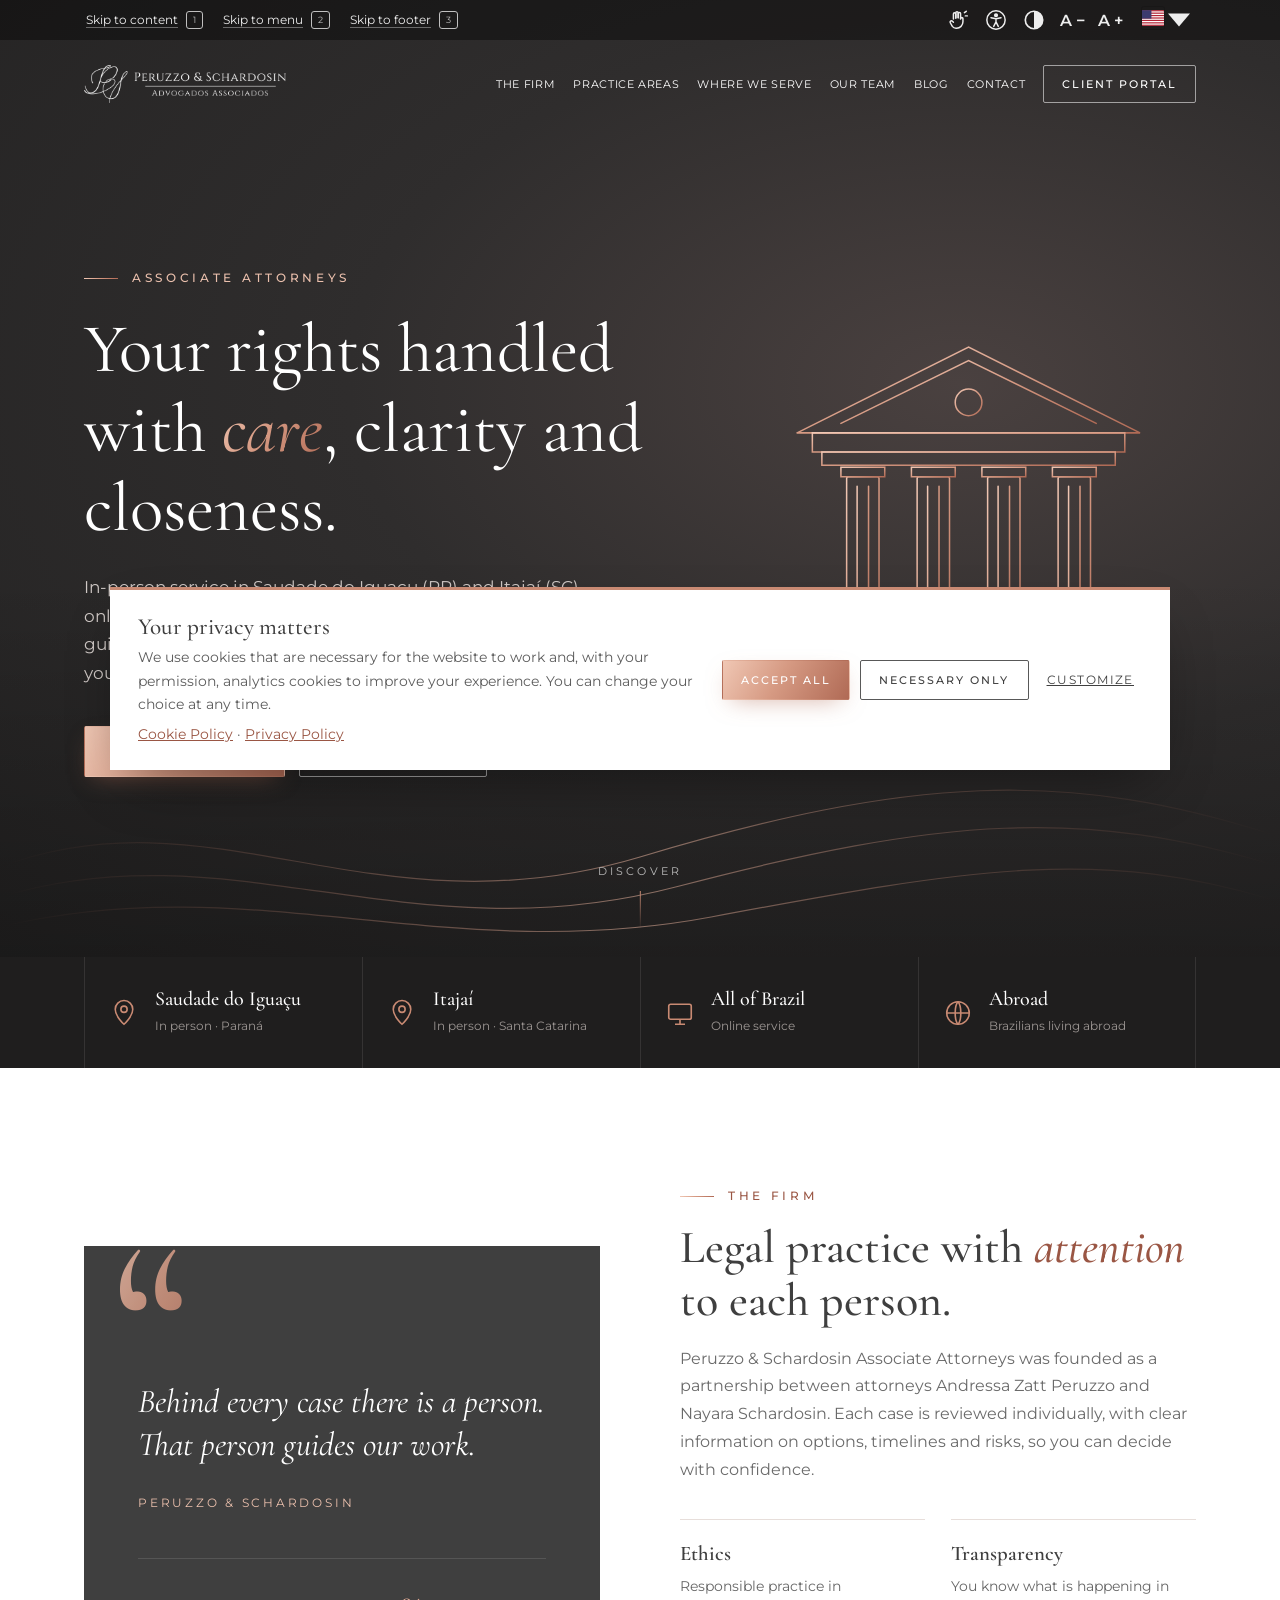
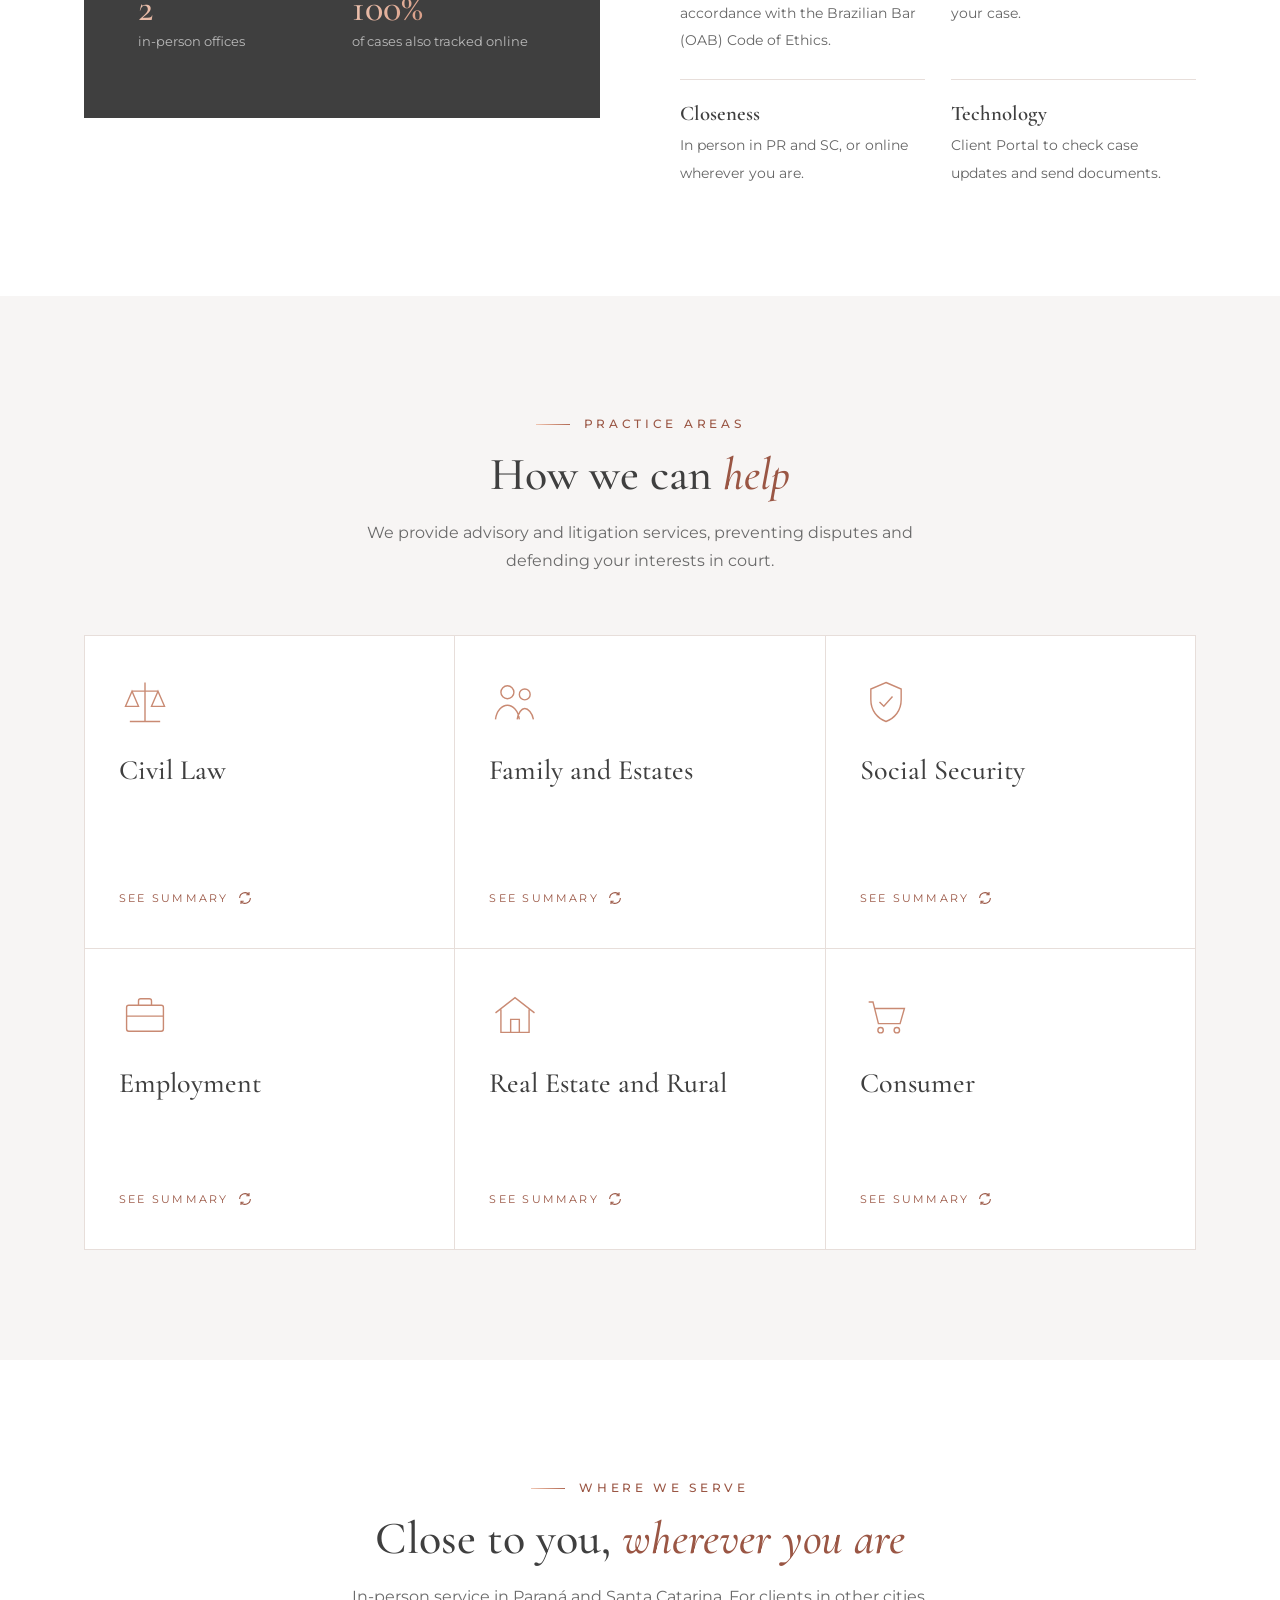
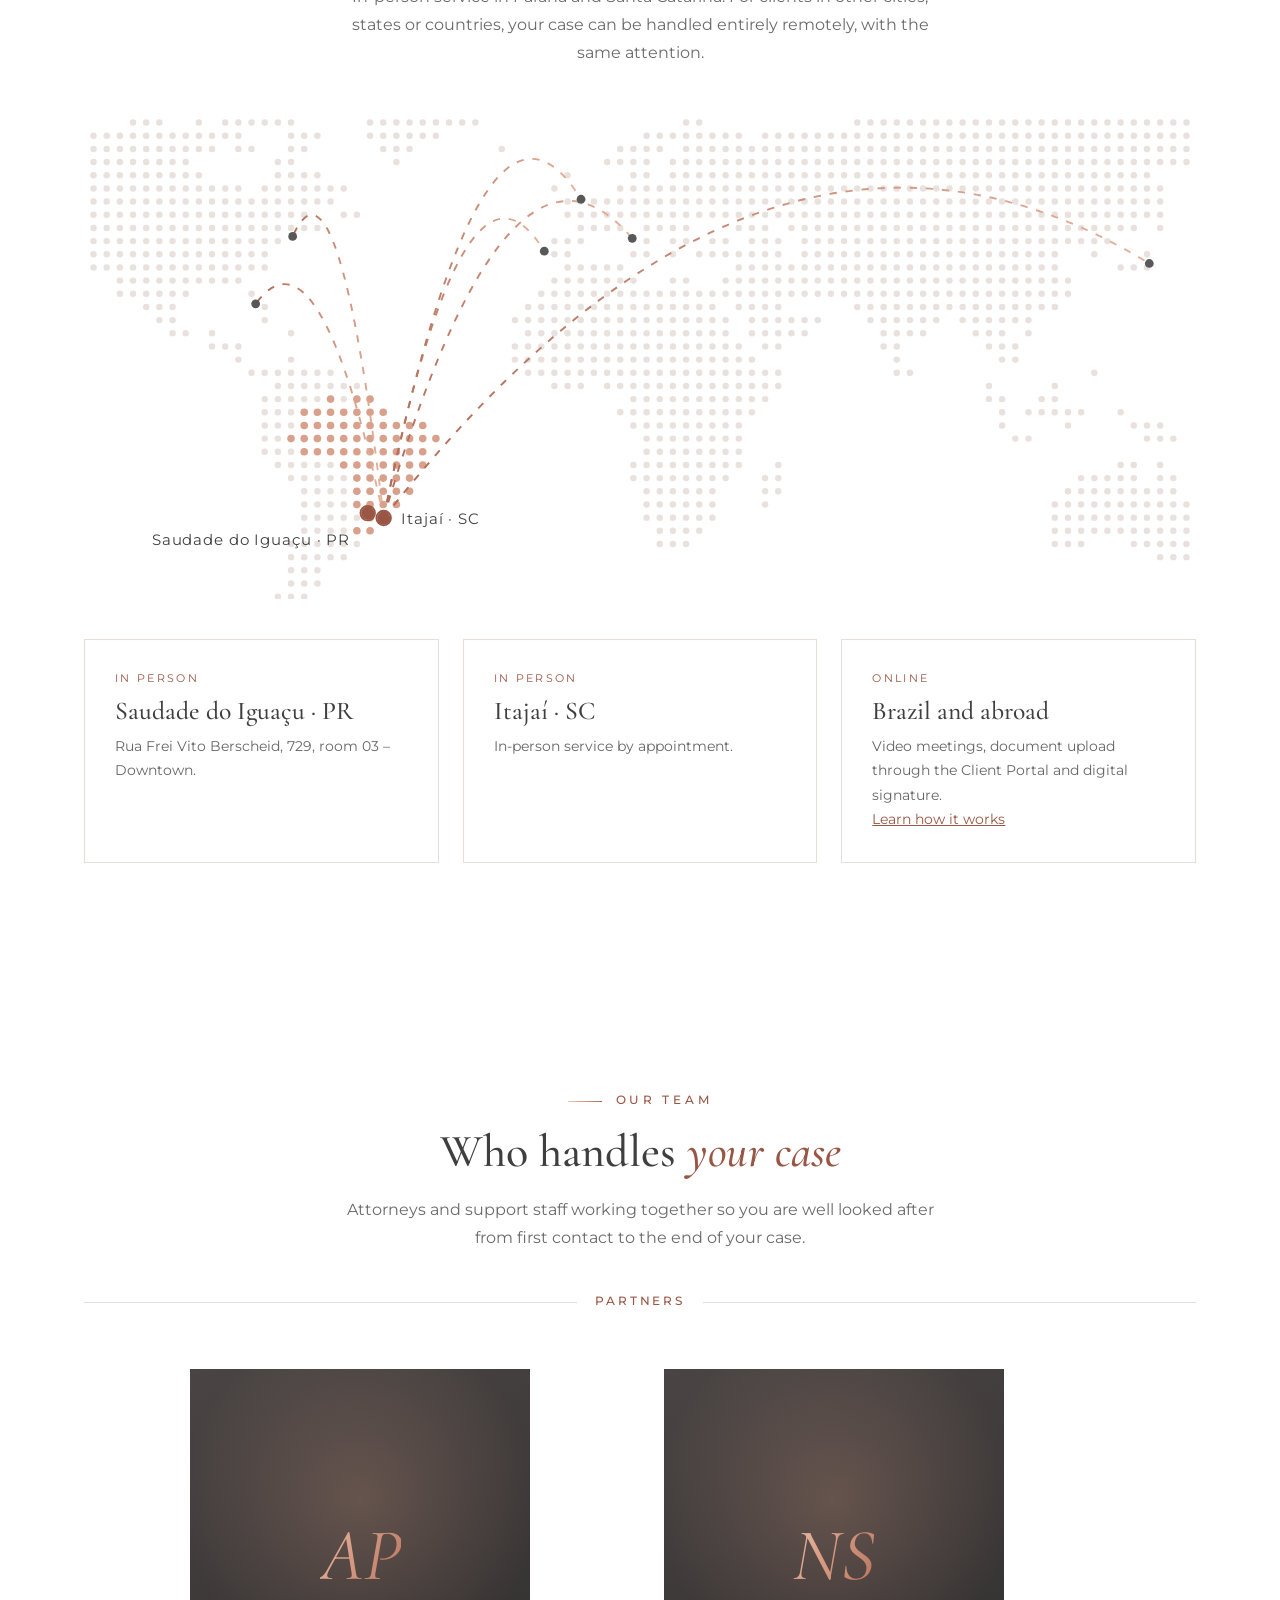
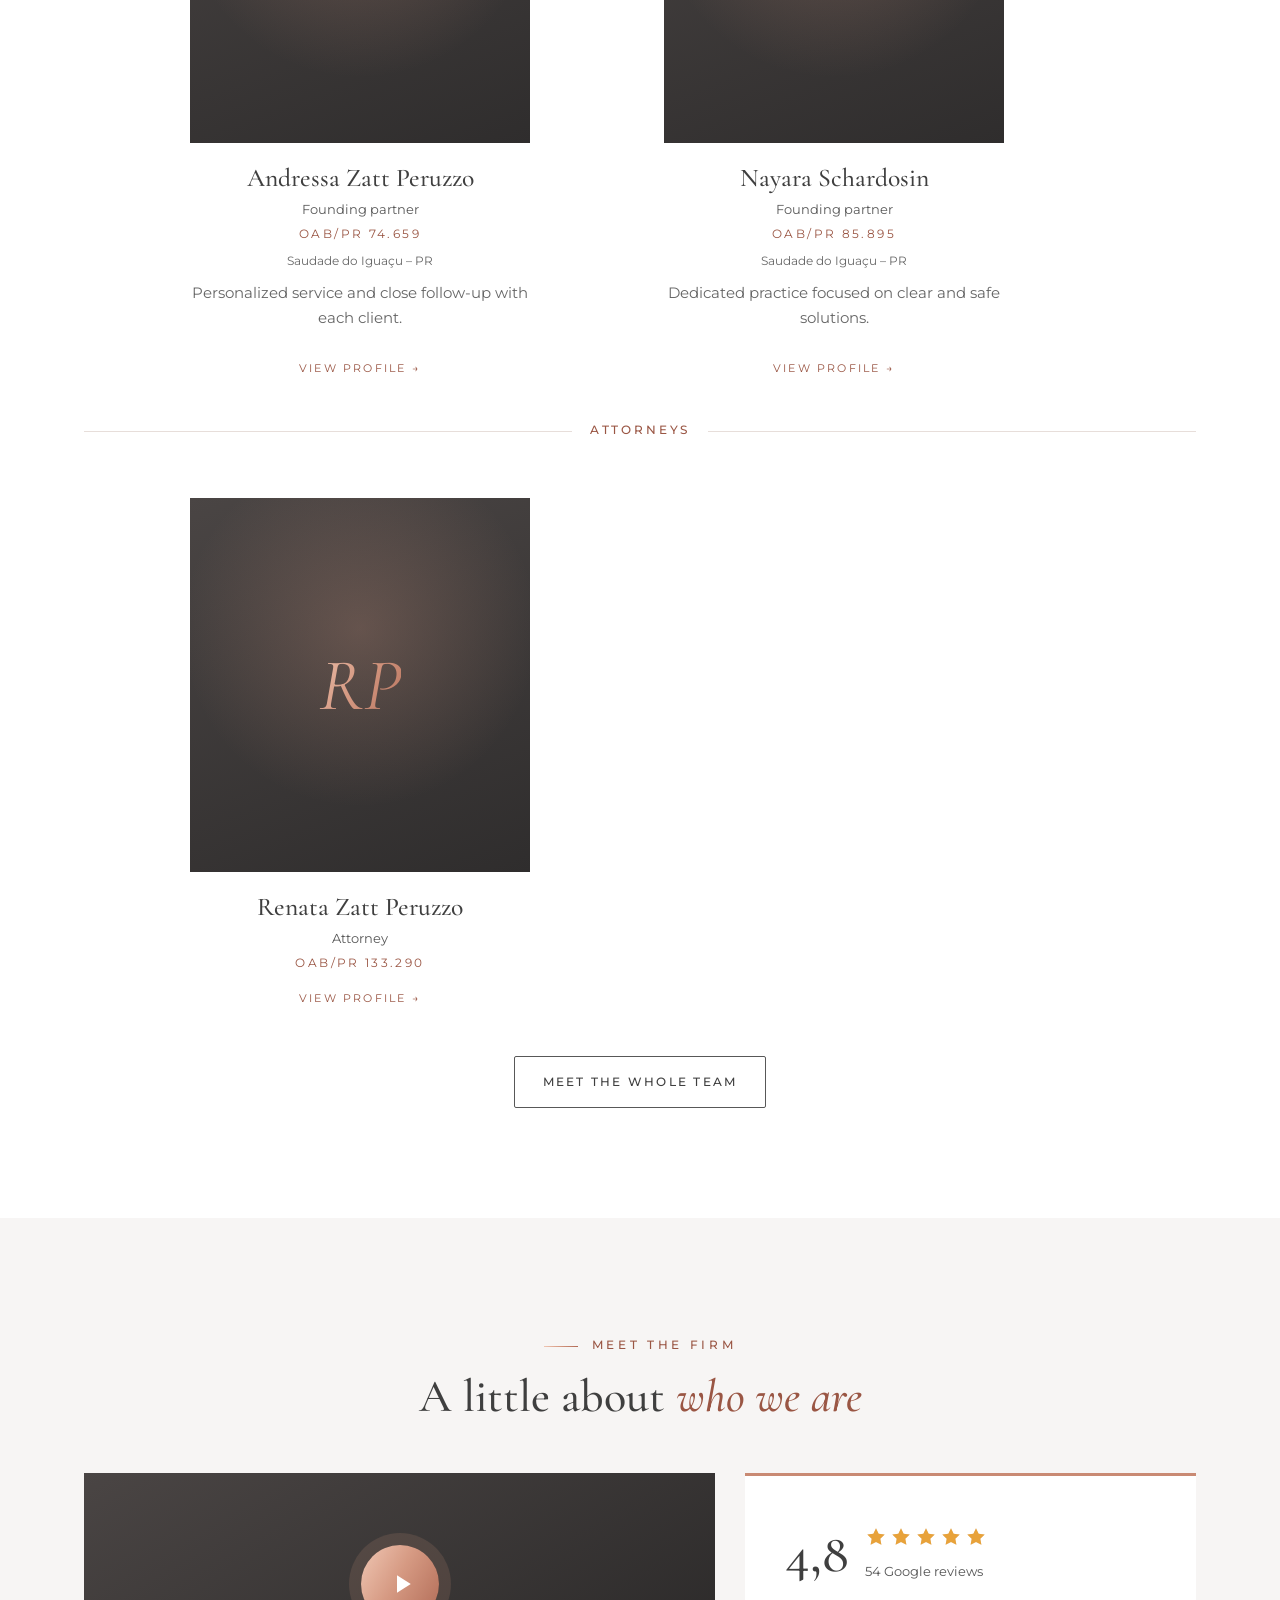
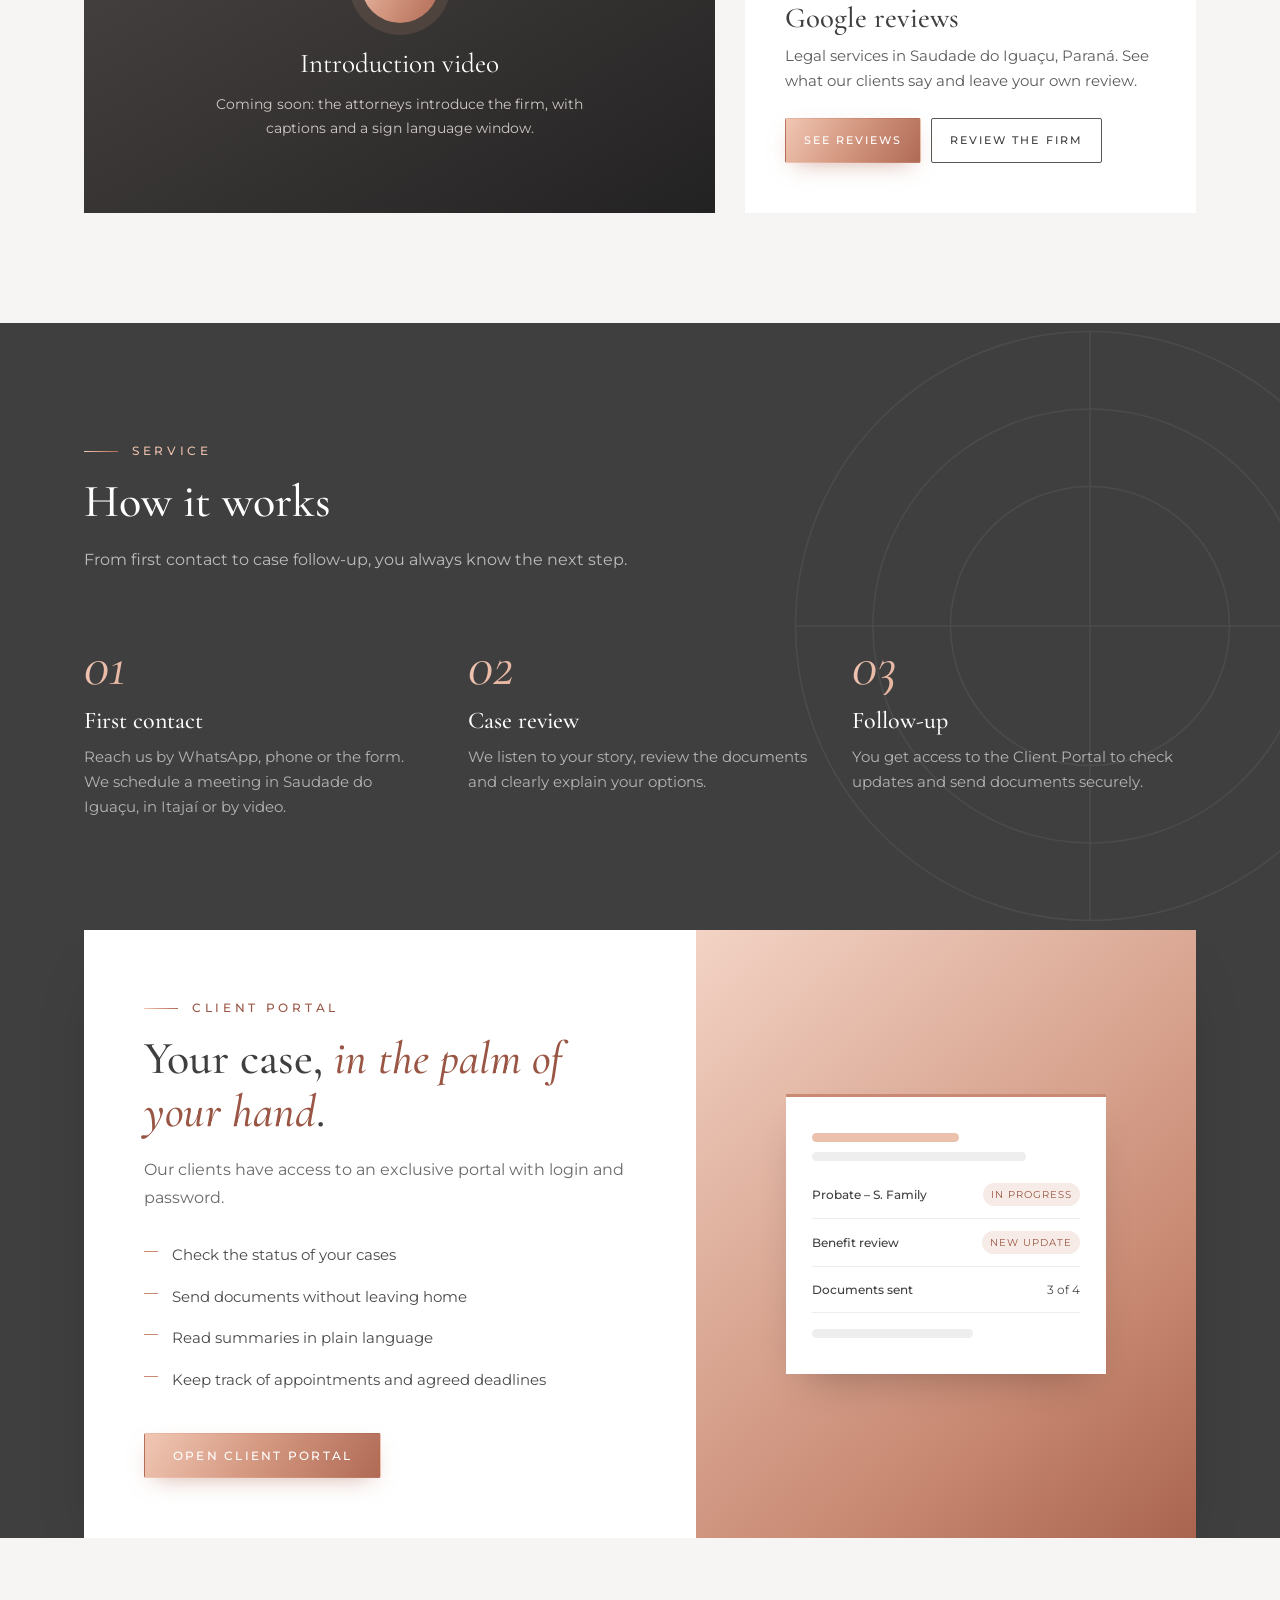
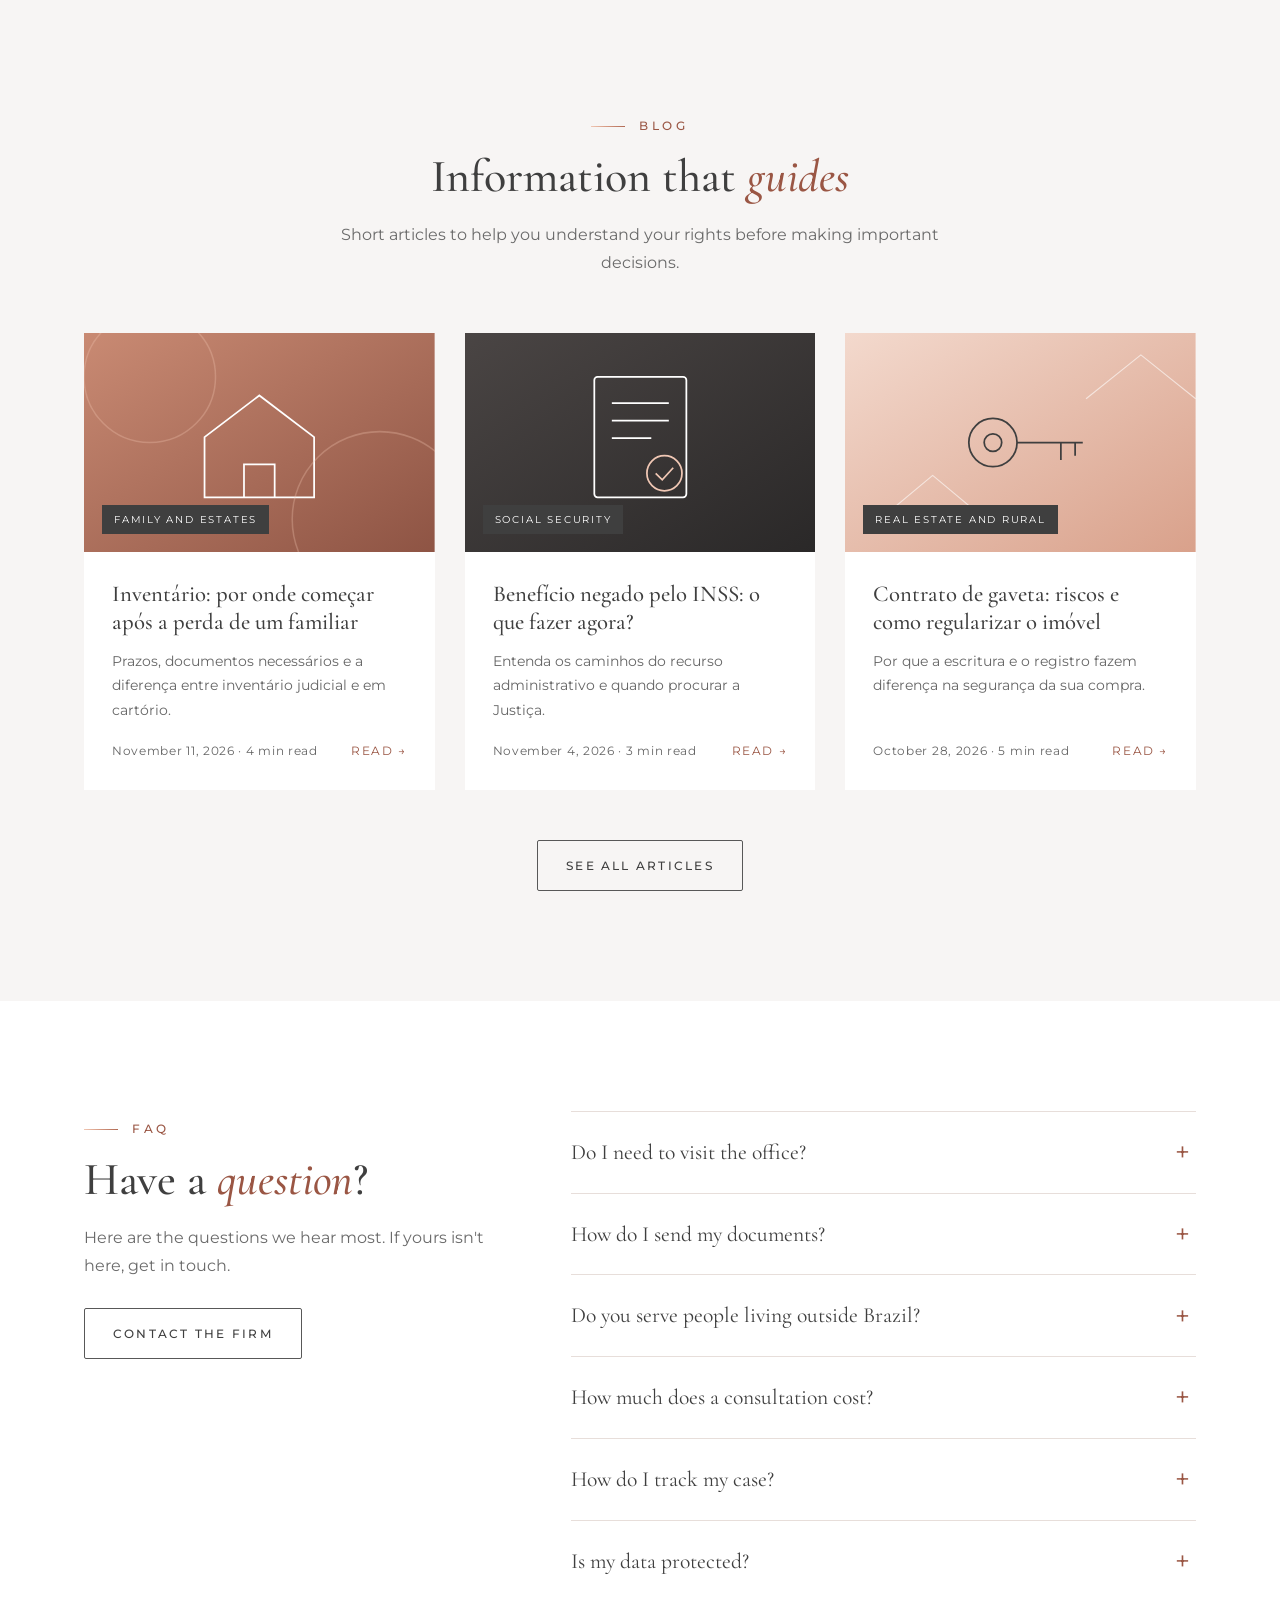
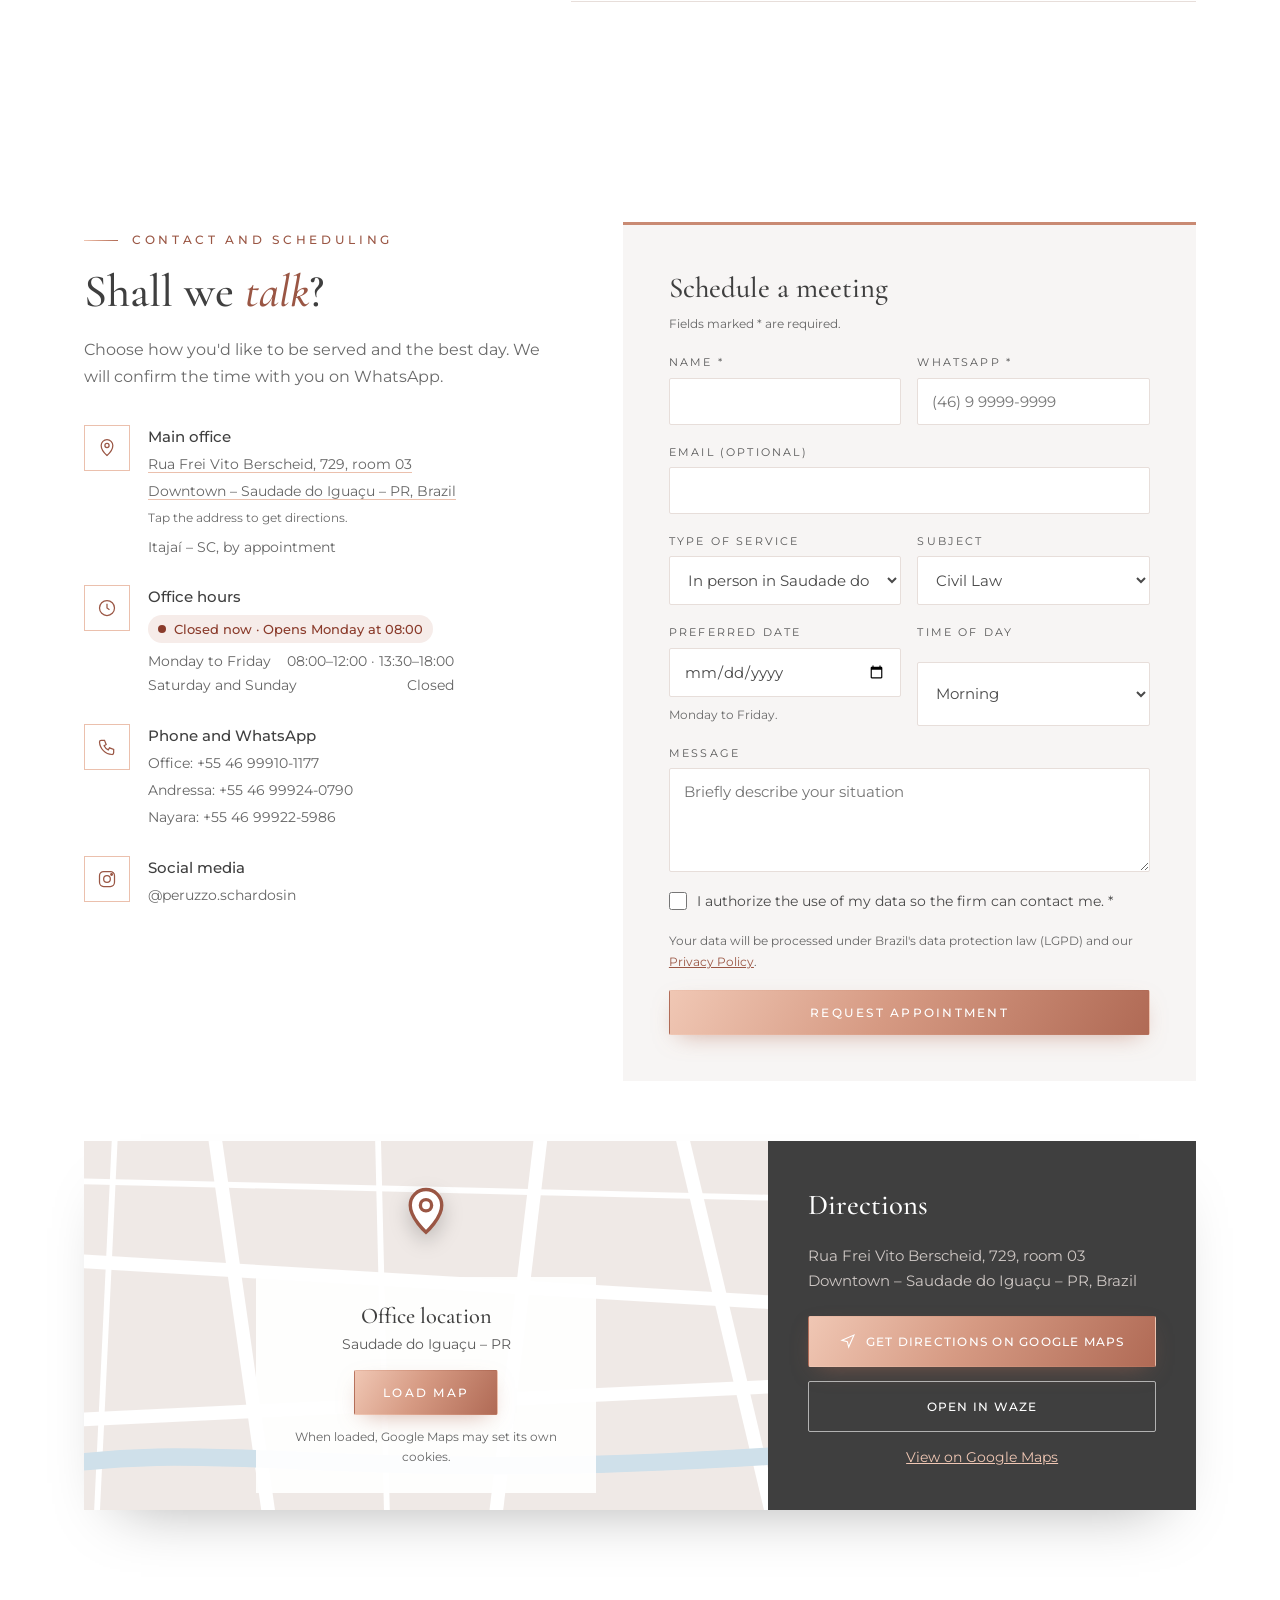
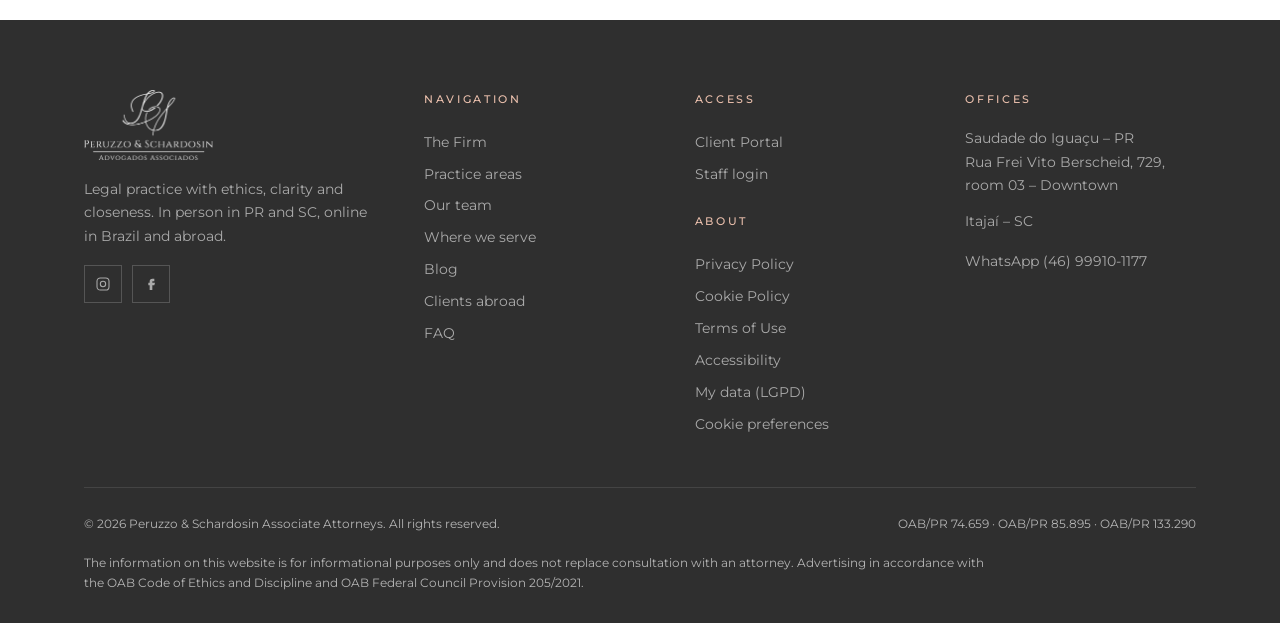
<file: index.html>
<!DOCTYPE html>

<html lang="pt-BR" data-raiz="">
<head>
<meta charset="utf-8"/>
<meta content="width=device-width, initial-scale=1" name="viewport"/>
<title>Peruzzo &amp; Schardosin – Advogados Associados</title>
<meta content="Peruzzo &amp; Schardosin Advogados Associados: atendimento presencial em Saudade do Iguaçu (PR) e Itajaí (SC), on-line em todo o Brasil e no exterior." name="description"/>
<meta content="#2F2D2D" name="theme-color"/>
<meta content="index, follow" name="robots"/>
<link href="https://www.peruzzoschardosin.adv.br/" rel="canonical"/>
<link href="https://www.peruzzoschardosin.adv.br/" hreflang="pt-BR" rel="alternate"/>
<link href="assets/img/icones/favicon-32.png" rel="icon" sizes="32x32" type="image/png"/>
<link href="assets/img/icones/icone-192.png" rel="icon" sizes="192x192" type="image/png"/>
<link href="assets/img/icones/apple-touch-icon.png" rel="apple-touch-icon"/>
<link href="site.webmanifest" rel="manifest"/>
<meta content="website" property="og:type"/>
<meta content="pt_BR" property="og:locale"/>
<meta content="Peruzzo &amp; Schardosin Advogados Associados" property="og:site_name"/>
<meta content="Peruzzo &amp; Schardosin – Advogados Associados" property="og:title"/>
<meta content="Atendimento presencial em Saudade do Iguaçu (PR) e Itajaí (SC), on-line em todo o Brasil e no exterior." property="og:description"/>
<meta content="https://www.peruzzoschardosin.adv.br/assets/img/social/og-imagem.jpg" property="og:image"/>
<meta content="https://www.peruzzoschardosin.adv.br/" property="og:url"/>
<meta content="summary_large_image" name="twitter:card"/>
<script type="application/ld+json">
{"@context":"https://schema.org","@type":"LegalService","name":"Peruzzo & Schardosin Advogados Associados","url":"https://www.peruzzoschardosin.adv.br/","logo":"https://www.peruzzoschardosin.adv.br/assets/img/icones/icone-512.png","image":"https://www.peruzzoschardosin.adv.br/assets/img/social/og-imagem.jpg","telephone":"+55-46-99910-1177","address":{"@type":"PostalAddress","streetAddress":"Rua Frei Vito Berscheid, 729, sala 03, Centro","addressLocality":"Saudade do Iguaçu","addressRegion":"PR","addressCountry":"BR"},"areaServed":[{"@type":"Country","name":"Brasil"},"Saudade do Iguaçu - PR","Itajaí - SC"],"availableLanguage":["Portuguese","English","Spanish"],"sameAs":["https://www.instagram.com/peruzzo.schardosin/","https://www.facebook.com/p/Peruzzo-Schardosin-advogados-100054420043851/"],"employee":[{"@type":"Person","name":"Andressa Zatt Peruzzo","jobTitle":"Advogada – OAB/PR 74.659"},{"@type":"Person","name":"Nayara Schardosin","jobTitle":"Advogada – OAB/PR 85.895"},{"@type":"Person","name":"Renata Zatt Peruzzo","jobTitle":"Advogada – OAB/PR 133.290"}]}
</script>
<link href="https://fonts.googleapis.com" rel="preconnect"/>
<link crossorigin="" href="https://fonts.gstatic.com" rel="preconnect"/>
<link href="https://fonts.googleapis.com/css2?family=Cormorant+Garamond:ital,wght@0,400;0,500;0,600;1,400&amp;family=Cormorant+SC:wght@500;600&amp;family=Montserrat:wght@300;400;500;600&amp;display=swap" rel="stylesheet"/>
<link href="assets/css/site.css" rel="stylesheet"/>
<noscript><style>.rev{opacity:1!important;transform:none!important}.cookie-banner{display:none}</style></noscript>
<script type="application/ld+json">{"@context": "https://schema.org", "@type": "FAQPage", "mainEntity": [{"@type": "Question", "name": "Preciso ir ao escritório para ser atendido?", "acceptedAnswer": {"@type": "Answer", "text": "Não. Atendemos presencialmente em Saudade do Iguaçu (PR) e em Itajaí (SC), e também on-line, por vídeo, telefone ou WhatsApp, para qualquer cidade do Brasil ou do exterior."}}, {"@type": "Question", "name": "Como envio meus documentos?", "acceptedAnswer": {"@type": "Answer", "text": "Pelo WhatsApp do escritório ou pela Área do Cliente, depois que o atendimento começar. Na maioria dos casos, fotos legíveis tiradas com o celular são suficientes."}}, {"@type": "Question", "name": "Vocês atendem quem mora fora do Brasil?", "acceptedAnswer": {"@type": "Answer", "text": "Sim. Todo o atendimento pode ser feito a distância, inclusive a assinatura de procurações. Veja os detalhes na página Atendimento no exterior."}}, {"@type": "Question", "name": "Quanto custa uma consulta?", "acceptedAnswer": {"@type": "Answer", "text": "Os honorários dependem do tipo de caso e seguem a tabela de honorários da OAB/PR. O valor é informado com clareza antes de qualquer contratação."}}, {"@type": "Question", "name": "Como acompanho o andamento do meu processo?", "acceptedAnswer": {"@type": "Answer", "text": "Pela Área do Cliente, com login e senha, e pelo contato direto com a advogada responsável pelo seu caso."}}, {"@type": "Question", "name": "Meus dados ficam protegidos?", "acceptedAnswer": {"@type": "Answer", "text": "Sim. Seguimos a Lei Geral de Proteção de Dados (LGPD) e o sigilo profissional da advocacia. Saiba mais na Política de Privacidade."}}]}</script>
</head>
<body>
<header id="topo">
<div class="barra-a11y">
<div class="wrap barra-in">
<nav aria-label="Atalhos de acessibilidade" class="atalhos" data-i18n-attr="aria-label">
<a data-i18n href="#conteudo">Ir para o conteúdo</a><kbd aria-hidden="true" data-i18n>1</kbd>
<a data-i18n href="#menu">Ir para o menu</a><kbd aria-hidden="true" data-i18n>2</kbd>
<a data-i18n href="#rodape">Ir para o rodapé</a><kbd aria-hidden="true" data-i18n>3</kbd>
</nav>
<div class="ferramentas">
<button aria-label="Tradução para Libras (VLibras)" class="ft" data-i18n-attr="aria-label|title" id="btnLibras" title="Tradução para Libras (VLibras)" type="button"><svg aria-hidden="true" fill="none" stroke="currentColor" stroke-linecap="round" stroke-linejoin="round" stroke-width="1.6" viewbox="0 0 24 24"><path d="M7 11V5.5a1.3 1.3 0 012.6 0V10"></path><path d="M9.6 9.5V4.2a1.3 1.3 0 012.6 0v5.3"></path><path d="M12.2 9.5V5a1.3 1.3 0 012.6 0v6"></path><path d="M14.8 10.5a1.3 1.3 0 012.6 0V14a7 7 0 01-7 7h-.6a5 5 0 01-4-2L3.6 15a1.4 1.4 0 012.1-1.8L7 14.5"></path><path d="M19 4l2-1.5M20 7.5h2.2"></path></svg></button>
<button aria-controls="painelA11y" aria-haspopup="dialog" aria-label="Recursos de acessibilidade" class="ft" data-i18n-attr="aria-label|title" id="btnA11y" title="Recursos de acessibilidade" type="button"><svg aria-hidden="true" fill="none" stroke="currentColor" stroke-linecap="round" stroke-width="1.6" viewbox="0 0 24 24"><circle cx="12" cy="12" r="10"></circle><circle cx="12" cy="6.8" fill="currentColor" r="1.5"></circle><path d="M6.5 9.5l5.5 1.2 5.5-1.2M12 10.7V14l-2.5 5M12 14l2.5 5"></path></svg></button>
<button aria-label="Alto contraste" aria-pressed="false" class="ft" data-i18n-attr="aria-label|title" id="btnContraste" title="Alto contraste" type="button"><svg aria-hidden="true" viewbox="0 0 24 24"><circle cx="12" cy="12" fill="none" r="9.5" stroke="currentColor" stroke-width="1.8"></circle><path d="M12 2.5a9.5 9.5 0 010 19z" fill="currentColor"></path></svg></button>
<button aria-label="A− Diminuir o tamanho do texto" class="ft txt" data-i18n-attr="aria-label|title" id="btnMenos" title="Diminuir o tamanho do texto" type="button"><span data-i18n>A</span><span aria-hidden="true" data-i18n>−</span></button>
<button aria-label="A+ Aumentar o tamanho do texto" class="ft txt" data-i18n-attr="aria-label|title" id="btnMais" title="Aumentar o tamanho do texto" type="button"><span data-i18n>A</span><span aria-hidden="true" data-i18n>+</span></button>
<div class="idioma">
<button aria-controls="listaIdioma" aria-expanded="false" aria-label="Idioma: Português (Brasil)" class="ft idioma-btn" data-i18n-attr="aria-label" id="btnIdioma" type="button"><span class="flag-atual"><svg aria-hidden="true" class="flag" viewbox="0 0 28 20"><rect fill="#229E45" height="20" rx="2" width="28"></rect><path d="M14 3l10 7-10 7-10-7z" fill="#F8E509"></path><circle cx="14" cy="10" fill="#2B49A3" r="4.2"></circle><path d="M10.2 9.2c2.6-.6 5.3-.2 7.6 1.2" fill="none" stroke="#fff" stroke-width=".8"></path></svg></span><svg aria-hidden="true" class="caret" viewbox="0 0 10 6"><path d="M0 0l5 6 5-6z" fill="currentColor"></path></svg></button>
<ul class="lista-idioma" hidden="" id="listaIdioma">
<li><button data-lang="pt" lang="pt-BR" type="button"><svg aria-hidden="true" class="flag" viewbox="0 0 28 20"><rect fill="#229E45" height="20" rx="2" width="28"></rect><path d="M14 3l10 7-10 7-10-7z" fill="#F8E509"></path><circle cx="14" cy="10" fill="#2B49A3" r="4.2"></circle><path d="M10.2 9.2c2.6-.6 5.3-.2 7.6 1.2" fill="none" stroke="#fff" stroke-width=".8"></path></svg><span data-i18n>Português (Brasil)</span></button></li>
<li><button data-lang="en" lang="en" type="button"><svg aria-hidden="true" class="flag" viewbox="0 0 28 20"><rect fill="#fff" height="20" rx="2" width="28"></rect><g fill="#B22234"><rect height="1.54" width="28" y="0"></rect><rect height="1.54" width="28" y="3.08"></rect><rect height="1.54" width="28" y="6.15"></rect><rect height="1.54" width="28" y="9.23"></rect><rect height="1.54" width="28" y="12.3"></rect><rect height="1.54" width="28" y="15.4"></rect><rect height="1.54" width="28" y="18.46"></rect></g><rect fill="#3C3B6E" height="10.8" width="12"></rect></svg><span data-i18n>English</span></button></li>
<li><button data-lang="es" lang="es" type="button"><svg aria-hidden="true" class="flag" viewbox="0 0 28 20"><rect fill="#AA151B" height="20" rx="2" width="28"></rect><rect fill="#F1BF00" height="10" width="28" y="5"></rect></svg><span data-i18n>Español</span></button></li>
</ul>
</div>
</div>
</div>
</div>
<div class="wrap nav">
<a aria-label="Peruzzo &amp; Schardosin – início" class="marca" data-i18n-attr="aria-label" href="#inicio"><img class="l-cla" src="assets/img/marca/logo-horizontal-branco.png" alt="Peruzzo &amp; Schardosin Advogados Associados" width="1171" height="220"><img class="l-esc" src="assets/img/marca/logo-horizontal-grafite.png" alt="" width="1171" height="220"></a>
<nav aria-label="Menu principal" class="menu" data-i18n-attr="aria-label" id="menu">
<a class="lk" data-i18n href="#escritorio">O Escritório</a>
<a class="lk" data-i18n href="#areas">Áreas de atuação</a>
<a class="lk" data-i18n href="#onde">Onde atendemos</a>
<a class="lk" data-i18n href="#equipe">Nosso time</a>
<a class="lk" data-i18n href="blog/index.html">Blog</a>
<a class="lk" data-i18n href="#contato">Contato</a>
<button class="btn btn-linha" data-acesso="cliente" data-i18n type="button">Área do Cliente</button>
</nav>
<div class="acoes">
<a class="btn btn-rose so-desk" data-i18n href="#contato">Iniciar atendimento</a>
<button aria-controls="menu" aria-expanded="false" aria-label="Abrir menu" class="burger" data-i18n-attr="aria-label" id="burger" type="button"><span></span><span></span><span></span></button>
</div>
</div>
</header>
<main id="conteudo">
<section class="hero" id="inicio">
<svg aria-hidden="true" class="ondas" preserveaspectratio="none" viewbox="0 0 1440 340">
<defs><lineargradient id="gw" x1="0" x2="1"><stop offset="0" stop-color="#B06A55" stop-opacity="0"></stop><stop offset=".5" stop-color="#E7B39E"></stop><stop offset="1" stop-color="#B06A55" stop-opacity="0"></stop></lineargradient></defs>
<path d="M0 250C240 170 420 320 720 240S1200 150 1440 220" stroke="url(#gw)"></path>
<path d="M0 280C260 210 460 340 760 270S1220 190 1440 250" stroke="url(#gw)"></path>
<path d="M0 310C280 250 500 350 800 300S1240 230 1440 285" stroke="url(#gw)"></path>
</svg>
<div class="wrap">
<div class="rev">
<span class="eyebrow" data-i18n>Advogados Associados</span>
<h1 data-i18n>Seus direitos tratados com <em>cuidado</em>, clareza e proximidade.</h1>
<p data-i18n>Atendimento presencial em Saudade do Iguaçu (PR) e Itajaí (SC), on-line em todo o Brasil e para brasileiros que vivem no exterior. Orientação jurídica com linguagem simples e acompanhamento do seu caso em cada etapa.</p>
<div class="ctas">
<a class="btn btn-rose" href="#contato"><span data-i18n>Iniciar atendimento</span>
          <svg aria-hidden="true" fill="none" stroke="currentColor" stroke-width="1.6" viewbox="0 0 24 24"><path d="M5 12h14M13 6l6 6-6 6"></path></svg></a>
<button class="btn btn-linha" data-acesso="cliente" data-i18n type="button">Acompanhar meu processo</button>
</div>
</div>
<svg aria-hidden="true" class="portico" viewbox="0 0 440 480"><defs><lineargradient id="gr" x1="0" x2="1" y1="0" y2="1"><stop offset="0" stop-color="#F0C7B4"></stop><stop offset=".5" stop-color="#D69A83"></stop><stop offset="1" stop-color="#B06A55"></stop></lineargradient></defs>
<path d="M40 150L220 60L400 150Z"></path><path class="tarde" d="M86 140L220 74L354 140"></path>
<rect height="20" width="328" x="56" y="150"></rect><rect height="14" width="308" x="66" y="170"></rect>
<rect height="210" rx="2" width="34" x="92" y="196"></rect><path d="M103 206v190M115 206v190"></path><rect height="10" width="46" x="86" y="186"></rect><rect height="10" width="46" x="86" y="406"></rect><rect height="210" rx="2" width="34" x="166" y="196"></rect><path d="M177 206v190M189 206v190"></path><rect height="10" width="46" x="160" y="186"></rect><rect height="10" width="46" x="160" y="406"></rect><rect height="210" rx="2" width="34" x="240" y="196"></rect><path d="M251 206v190M263 206v190"></path><rect height="10" width="46" x="234" y="186"></rect><rect height="10" width="46" x="234" y="406"></rect><rect height="210" rx="2" width="34" x="314" y="196"></rect><path d="M325 206v190M337 206v190"></path><rect height="10" width="46" x="308" y="186"></rect><rect height="10" width="46" x="308" y="406"></rect>
<rect class="tarde" height="14" width="328" x="56" y="416"></rect><rect class="tarde" height="14" width="360" x="40" y="430"></rect><rect class="tarde" height="14" width="392" x="24" y="444"></rect>
<circle class="tarde" cx="220" cy="118" r="14"></circle></svg>
</div>
<a class="rolar" data-i18n href="#escritorio">Conheça<i></i></a>
</section>
<section aria-label="Onde atendemos" class="faixa" data-i18n-attr="aria-label">
<div class="wrap">
<div class="it"><svg aria-hidden="true" fill="none" stroke="currentColor" stroke-width="1.3" viewbox="0 0 24 24"><path d="M12 21s-7-6.2-7-12a7 7 0 0114 0c0 5.8-7 12-7 12z"></path><circle cx="12" cy="9" r="2.5"></circle></svg><div><b data-i18n>Saudade do Iguaçu</b><span data-i18n>Presencial · Paraná</span></div></div>
<div class="it"><svg aria-hidden="true" fill="none" stroke="currentColor" stroke-width="1.3" viewbox="0 0 24 24"><path d="M12 21s-7-6.2-7-12a7 7 0 0114 0c0 5.8-7 12-7 12z"></path><circle cx="12" cy="9" r="2.5"></circle></svg><div><b data-i18n>Itajaí</b><span data-i18n>Presencial · Santa Catarina</span></div></div>
<div class="it"><svg aria-hidden="true" fill="none" stroke="currentColor" stroke-width="1.3" viewbox="0 0 24 24"><rect height="12" rx="1.5" width="18" x="3" y="5"></rect><path d="M8 21h8M12 17v4"></path></svg><div><b data-i18n>Todo o Brasil</b><span data-i18n>Atendimento on-line</span></div></div>
<div class="it"><svg aria-hidden="true" fill="none" stroke="currentColor" stroke-width="1.3" viewbox="0 0 24 24"><circle cx="12" cy="12" r="9"></circle><path d="M3 12h18M12 3c3 3.2 3 14.8 0 18M12 3c-3 3.2-3 14.8 0 18"></path></svg><div><b data-i18n>Exterior</b><span data-i18n>Brasileiros fora do país</span></div></div>
</div>
</section>
<section class="sobre" id="escritorio">
<div class="wrap">
<div class="citacao rev">
<blockquote data-i18n>Por trás de cada processo existe uma pessoa. É ela que orienta o nosso trabalho.</blockquote>
<cite data-i18n>Peruzzo &amp; Schardosin</cite>
<div class="num"><div><b data-i18n>2</b><span data-i18n>unidades de atendimento presencial</span></div><div><b data-i18n>100%</b><span data-i18n>dos processos acompanhados também on-line</span></div></div>
</div>
<div class="rev">
<span class="eyebrow" data-i18n>O escritório</span>
<h2 data-i18n>Advocacia feita com <em>atenção</em> a cada pessoa.</h2>
<p class="lead" data-i18n>O Peruzzo &amp; Schardosin Advogados Associados nasceu da parceria entre as advogadas Andressa Zatt Peruzzo e Nayara Schardosin. Cada caso é analisado de forma individual, com informação clara sobre caminhos, prazos e riscos, para que você decida com segurança.</p>
<div class="valores">
<div><b data-i18n>Ética</b><span data-i18n>Atuação responsável, em conformidade com o Código de Ética da OAB.</span></div>
<div><b data-i18n>Transparência</b><span data-i18n>Você sabe o que está acontecendo no seu processo.</span></div>
<div><b data-i18n>Proximidade</b><span data-i18n>Presencial no PR e em SC, ou on-line de onde você estiver.</span></div>
<div><b data-i18n>Tecnologia</b><span data-i18n>Área do Cliente para consultar andamentos e enviar documentos.</span></div>
</div>
</div>
</div>
</section>
<section class="areas" id="areas">
<div class="wrap">
<div class="centro rev">
<span class="eyebrow" data-i18n>Áreas de atuação</span>
<h2 data-i18n>Como podemos <em>ajudar</em></h2>
<p class="lead" data-i18n>Atuamos de forma consultiva e contenciosa, na prevenção de conflitos e na defesa dos seus interesses na Justiça.</p>
</div>
<div class="grade">
<div class="area rev">
<div class="area-in">
<div class="area-frente"><svg aria-hidden="true" class="ic" fill="none" stroke="currentColor" stroke-width="1.3" viewbox="0 0 48 48"><path d="M24 6v36M10 42h28M12 14h24M12 14l-6 14h12zM36 14l-6 14h12z"></path></svg><h3 data-i18n>Direito Civil</h3><span class="area-dica" aria-hidden="true"><span data-i18n>Ver resumo</span> <svg viewBox="0 0 24 24" fill="none" stroke="currentColor" stroke-width="1.6"><path d="M4 12a8 8 0 0114-5.3M20 12a8 8 0 01-14 5.3"/><path d="M18 3v4h-4M6 21v-4h4"/></svg></span></div>
<div class="area-verso"><p class="area-tit-verso" aria-hidden="true" data-i18n>Direito Civil</p><p data-i18n>Elaboração e revisão de contratos, ações de indenização por danos materiais e morais, cobranças e execuções. Também orientamos em conflitos do dia a dia, buscando primeiro a solução amigável.</p><a class="area-link" href="#contato"><span data-i18n>Agendar atendimento</span> <span aria-hidden="true">→</span></a></div>
</div>
</div>
<div class="area rev">
<div class="area-in">
<div class="area-frente"><svg aria-hidden="true" class="ic" fill="none" stroke="currentColor" stroke-width="1.3" viewbox="0 0 48 48"><circle cx="17" cy="15" r="6"></circle><circle cx="33" cy="17" r="5"></circle><path d="M6 40c1-8 6-13 11-13s10 5 11 13M26 40c1-6 4-10 7-10s7 4 8 10"></path></svg><h3 data-i18n>Família e Sucessões</h3><span class="area-dica" aria-hidden="true"><span data-i18n>Ver resumo</span> <svg viewBox="0 0 24 24" fill="none" stroke="currentColor" stroke-width="1.6"><path d="M4 12a8 8 0 0114-5.3M20 12a8 8 0 01-14 5.3"/><path d="M18 3v4h-4M6 21v-4h4"/></svg></span></div>
<div class="area-verso"><p class="area-tit-verso" aria-hidden="true" data-i18n>Família e Sucessões</p><p data-i18n>Divórcio e dissolução de união estável, guarda e convivência, pensão alimentícia, inventário judicial ou em cartório, testamento e planejamento sucessório, com escuta cuidadosa em momentos delicados.</p><a class="area-link" href="#contato"><span data-i18n>Agendar atendimento</span> <span aria-hidden="true">→</span></a></div>
</div>
</div>
<div class="area rev">
<div class="area-in">
<div class="area-frente"><svg aria-hidden="true" class="ic" fill="none" stroke="currentColor" stroke-width="1.3" viewbox="0 0 48 48"><path d="M24 6l14 6v10c0 10-6 17-14 20-8-3-14-10-14-20V12z"></path><path d="M18 24l4 4 8-9"></path></svg><h3 data-i18n>Previdenciário</h3><span class="area-dica" aria-hidden="true"><span data-i18n>Ver resumo</span> <svg viewBox="0 0 24 24" fill="none" stroke="currentColor" stroke-width="1.6"><path d="M4 12a8 8 0 0114-5.3M20 12a8 8 0 01-14 5.3"/><path d="M18 3v4h-4M6 21v-4h4"/></svg></span></div>
<div class="area-verso"><p class="area-tit-verso" aria-hidden="true" data-i18n>Previdenciário</p><p data-i18n>Aposentadorias, auxílio por incapacidade, BPC/LOAS, pensão por morte e revisões de benefícios. Analisamos o CNIS, os laudos e o tempo de contribuição para indicar o melhor caminho, no INSS ou na Justiça.</p><a class="area-link" href="#contato"><span data-i18n>Agendar atendimento</span> <span aria-hidden="true">→</span></a></div>
</div>
</div>
<div class="area rev">
<div class="area-in">
<div class="area-frente"><svg aria-hidden="true" class="ic" fill="none" stroke="currentColor" stroke-width="1.3" viewbox="0 0 48 48"><rect height="24" rx="2" width="34" x="7" y="15"></rect><path d="M18 15v-4a2 2 0 012-2h8a2 2 0 012 2v4M7 25h34"></path></svg><h3 data-i18n>Trabalhista</h3><span class="area-dica" aria-hidden="true"><span data-i18n>Ver resumo</span> <svg viewBox="0 0 24 24" fill="none" stroke="currentColor" stroke-width="1.6"><path d="M4 12a8 8 0 0114-5.3M20 12a8 8 0 01-14 5.3"/><path d="M18 3v4h-4M6 21v-4h4"/></svg></span></div>
<div class="area-verso"><p class="area-tit-verso" aria-hidden="true" data-i18n>Trabalhista</p><p data-i18n>Orientação a empregados e empregadores sobre direitos e deveres, verbas rescisórias, horas extras, acordos e reclamações trabalhistas, com foco em prevenção e negociação.</p><a class="area-link" href="#contato"><span data-i18n>Agendar atendimento</span> <span aria-hidden="true">→</span></a></div>
</div>
</div>
<div class="area rev">
<div class="area-in">
<div class="area-frente"><svg aria-hidden="true" class="ic" fill="none" stroke="currentColor" stroke-width="1.3" viewbox="0 0 48 48"><path d="M6 22L24 8l18 14M11 19v21h26V19M20 40V28h8v12"></path></svg><h3 data-i18n>Imobiliário e Rural</h3><span class="area-dica" aria-hidden="true"><span data-i18n>Ver resumo</span> <svg viewBox="0 0 24 24" fill="none" stroke="currentColor" stroke-width="1.6"><path d="M4 12a8 8 0 0114-5.3M20 12a8 8 0 01-14 5.3"/><path d="M18 3v4h-4M6 21v-4h4"/></svg></span></div>
<div class="area-verso"><p class="area-tit-verso" aria-hidden="true" data-i18n>Imobiliário e Rural</p><p data-i18n>Compra e venda com análise de documentos, usucapião judicial e em cartório, regularização de imóveis urbanos e rurais, contratos de arrendamento, parceria agrícola e locação.</p><a class="area-link" href="#contato"><span data-i18n>Agendar atendimento</span> <span aria-hidden="true">→</span></a></div>
</div>
</div>
<div class="area rev">
<div class="area-in">
<div class="area-frente"><svg aria-hidden="true" class="ic" fill="none" stroke="currentColor" stroke-width="1.3" viewbox="0 0 48 48"><path d="M8 12h4l5 20h20l4-14H14"></path><circle cx="19" cy="38" r="2.5"></circle><circle cx="34" cy="38" r="2.5"></circle></svg><h3 data-i18n>Consumidor</h3><span class="area-dica" aria-hidden="true"><span data-i18n>Ver resumo</span> <svg viewBox="0 0 24 24" fill="none" stroke="currentColor" stroke-width="1.6"><path d="M4 12a8 8 0 0114-5.3M20 12a8 8 0 01-14 5.3"/><path d="M18 3v4h-4M6 21v-4h4"/></svg></span></div>
<div class="area-verso"><p class="area-tit-verso" aria-hidden="true" data-i18n>Consumidor</p><p data-i18n>Cobranças indevidas, negativação irregular, problemas com bancos, planos de saúde, compras e prestadores de serviço, buscando a correção do problema e a reparação dos danos.</p><a class="area-link" href="#contato"><span data-i18n>Agendar atendimento</span> <span aria-hidden="true">→</span></a></div>
</div>
</div>
</div>
</div>
</section>
<section class="onde" id="onde">
<div class="wrap">
<div class="centro rev">
<span class="eyebrow" data-i18n>Onde atendemos</span>
<h2 data-i18n>Perto de você, <em>onde você estiver</em></h2>
<p class="lead" data-i18n>Atendimento presencial no Paraná e em Santa Catarina. Para clientes de outras cidades, estados ou países, todo o acompanhamento pode ser feito a distância, com a mesma atenção.</p>
</div>
<div class="mapa rev"><svg aria-label="Mapa: atendimento presencial em Saudade do Iguaçu e Itajaí, on-line no Brasil e no exterior" data-i18n-attr="aria-label" role="img" viewbox="160 90 760 330">
<defs><lineargradient id="gr2" x1="0" x2="1"><stop offset="0" stop-color="#B06A55"></stop><stop offset="1" stop-color="#E7B39E"></stop></lineargradient></defs>
<g class="terra"><circle cx="391.5" cy="58.5" r="2.2"></circle><circle cx="400.5" cy="58.5" r="2.2"></circle><circle cx="409.5" cy="58.5" r="2.2"></circle><circle cx="418.5" cy="58.5" r="2.2"></circle><circle cx="427.5" cy="58.5" r="2.2"></circle><circle cx="238.5" cy="67.5" r="2.2"></circle><circle cx="247.5" cy="67.5" r="2.2"></circle><circle cx="256.5" cy="67.5" r="2.2"></circle><circle cx="265.5" cy="67.5" r="2.2"></circle><circle cx="274.5" cy="67.5" r="2.2"></circle><circle cx="283.5" cy="67.5" r="2.2"></circle><circle cx="292.5" cy="67.5" r="2.2"></circle><circle cx="301.5" cy="67.5" r="2.2"></circle><circle cx="319.5" cy="67.5" r="2.2"></circle><circle cx="328.5" cy="67.5" r="2.2"></circle><circle cx="337.5" cy="67.5" r="2.2"></circle><circle cx="346.5" cy="67.5" r="2.2"></circle><circle cx="355.5" cy="67.5" r="2.2"></circle><circle cx="364.5" cy="67.5" r="2.2"></circle><circle cx="373.5" cy="67.5" r="2.2"></circle><circle cx="382.5" cy="67.5" r="2.2"></circle><circle cx="391.5" cy="67.5" r="2.2"></circle><circle cx="400.5" cy="67.5" r="2.2"></circle><circle cx="409.5" cy="67.5" r="2.2"></circle><circle cx="418.5" cy="67.5" r="2.2"></circle><circle cx="427.5" cy="67.5" r="2.2"></circle><circle cx="436.5" cy="67.5" r="2.2"></circle><circle cx="445.5" cy="67.5" r="2.2"></circle><circle cx="553.5" cy="67.5" r="2.2"></circle><circle cx="562.5" cy="67.5" r="2.2"></circle><circle cx="571.5" cy="67.5" r="2.2"></circle><circle cx="760.5" cy="67.5" r="2.2"></circle><circle cx="769.5" cy="67.5" r="2.2"></circle><circle cx="166.5" cy="76.5" r="2.2"></circle><circle cx="175.5" cy="76.5" r="2.2"></circle><circle cx="238.5" cy="76.5" r="2.2"></circle><circle cx="256.5" cy="76.5" r="2.2"></circle><circle cx="265.5" cy="76.5" r="2.2"></circle><circle cx="274.5" cy="76.5" r="2.2"></circle><circle cx="283.5" cy="76.5" r="2.2"></circle><circle cx="310.5" cy="76.5" r="2.2"></circle><circle cx="319.5" cy="76.5" r="2.2"></circle><circle cx="328.5" cy="76.5" r="2.2"></circle><circle cx="337.5" cy="76.5" r="2.2"></circle><circle cx="346.5" cy="76.5" r="2.2"></circle><circle cx="355.5" cy="76.5" r="2.2"></circle><circle cx="364.5" cy="76.5" r="2.2"></circle><circle cx="373.5" cy="76.5" r="2.2"></circle><circle cx="382.5" cy="76.5" r="2.2"></circle><circle cx="391.5" cy="76.5" r="2.2"></circle><circle cx="400.5" cy="76.5" r="2.2"></circle><circle cx="409.5" cy="76.5" r="2.2"></circle><circle cx="418.5" cy="76.5" r="2.2"></circle><circle cx="427.5" cy="76.5" r="2.2"></circle><circle cx="436.5" cy="76.5" r="2.2"></circle><circle cx="544.5" cy="76.5" r="2.2"></circle><circle cx="688.5" cy="76.5" r="2.2"></circle><circle cx="787.5" cy="76.5" r="2.2"></circle><circle cx="796.5" cy="76.5" r="2.2"></circle><circle cx="157.5" cy="85.5" r="2.2"></circle><circle cx="166.5" cy="85.5" r="2.2"></circle><circle cx="175.5" cy="85.5" r="2.2"></circle><circle cx="220.5" cy="85.5" r="2.2"></circle><circle cx="229.5" cy="85.5" r="2.2"></circle><circle cx="238.5" cy="85.5" r="2.2"></circle><circle cx="346.5" cy="85.5" r="2.2"></circle><circle cx="355.5" cy="85.5" r="2.2"></circle><circle cx="364.5" cy="85.5" r="2.2"></circle><circle cx="373.5" cy="85.5" r="2.2"></circle><circle cx="382.5" cy="85.5" r="2.2"></circle><circle cx="391.5" cy="85.5" r="2.2"></circle><circle cx="400.5" cy="85.5" r="2.2"></circle><circle cx="409.5" cy="85.5" r="2.2"></circle><circle cx="418.5" cy="85.5" r="2.2"></circle><circle cx="427.5" cy="85.5" r="2.2"></circle><circle cx="436.5" cy="85.5" r="2.2"></circle><circle cx="652.5" cy="85.5" r="2.2"></circle><circle cx="724.5" cy="85.5" r="2.2"></circle><circle cx="733.5" cy="85.5" r="2.2"></circle><circle cx="742.5" cy="85.5" r="2.2"></circle><circle cx="751.5" cy="85.5" r="2.2"></circle><circle cx="760.5" cy="85.5" r="2.2"></circle><circle cx="769.5" cy="85.5" r="2.2"></circle><circle cx="778.5" cy="85.5" r="2.2"></circle><circle cx="787.5" cy="85.5" r="2.2"></circle><circle cx="796.5" cy="85.5" r="2.2"></circle><circle cx="805.5" cy="85.5" r="2.2"></circle><circle cx="814.5" cy="85.5" r="2.2"></circle><circle cx="823.5" cy="85.5" r="2.2"></circle><circle cx="895.5" cy="85.5" r="2.2"></circle><circle cx="58.5" cy="94.5" r="2.2"></circle><circle cx="67.5" cy="94.5" r="2.2"></circle><circle cx="76.5" cy="94.5" r="2.2"></circle><circle cx="85.5" cy="94.5" r="2.2"></circle><circle cx="193.5" cy="94.5" r="2.2"></circle><circle cx="202.5" cy="94.5" r="2.2"></circle><circle cx="211.5" cy="94.5" r="2.2"></circle><circle cx="238.5" cy="94.5" r="2.2"></circle><circle cx="256.5" cy="94.5" r="2.2"></circle><circle cx="265.5" cy="94.5" r="2.2"></circle><circle cx="274.5" cy="94.5" r="2.2"></circle><circle cx="283.5" cy="94.5" r="2.2"></circle><circle cx="292.5" cy="94.5" r="2.2"></circle><circle cx="301.5" cy="94.5" r="2.2"></circle><circle cx="355.5" cy="94.5" r="2.2"></circle><circle cx="364.5" cy="94.5" r="2.2"></circle><circle cx="373.5" cy="94.5" r="2.2"></circle><circle cx="382.5" cy="94.5" r="2.2"></circle><circle cx="391.5" cy="94.5" r="2.2"></circle><circle cx="400.5" cy="94.5" r="2.2"></circle><circle cx="409.5" cy="94.5" r="2.2"></circle><circle cx="418.5" cy="94.5" r="2.2"></circle><circle cx="427.5" cy="94.5" r="2.2"></circle><circle cx="571.5" cy="94.5" r="2.2"></circle><circle cx="580.5" cy="94.5" r="2.2"></circle><circle cx="688.5" cy="94.5" r="2.2"></circle><circle cx="697.5" cy="94.5" r="2.2"></circle><circle cx="706.5" cy="94.5" r="2.2"></circle><circle cx="715.5" cy="94.5" r="2.2"></circle><circle cx="724.5" cy="94.5" r="2.2"></circle><circle cx="733.5" cy="94.5" r="2.2"></circle><circle cx="742.5" cy="94.5" r="2.2"></circle><circle cx="751.5" cy="94.5" r="2.2"></circle><circle cx="760.5" cy="94.5" r="2.2"></circle><circle cx="769.5" cy="94.5" r="2.2"></circle><circle cx="778.5" cy="94.5" r="2.2"></circle><circle cx="787.5" cy="94.5" r="2.2"></circle><circle cx="796.5" cy="94.5" r="2.2"></circle><circle cx="805.5" cy="94.5" r="2.2"></circle><circle cx="814.5" cy="94.5" r="2.2"></circle><circle cx="823.5" cy="94.5" r="2.2"></circle><circle cx="832.5" cy="94.5" r="2.2"></circle><circle cx="841.5" cy="94.5" r="2.2"></circle><circle cx="850.5" cy="94.5" r="2.2"></circle><circle cx="859.5" cy="94.5" r="2.2"></circle><circle cx="868.5" cy="94.5" r="2.2"></circle><circle cx="877.5" cy="94.5" r="2.2"></circle><circle cx="886.5" cy="94.5" r="2.2"></circle><circle cx="895.5" cy="94.5" r="2.2"></circle><circle cx="904.5" cy="94.5" r="2.2"></circle><circle cx="913.5" cy="94.5" r="2.2"></circle><circle cx="922.5" cy="94.5" r="2.2"></circle><circle cx="931.5" cy="94.5" r="2.2"></circle><circle cx="940.5" cy="94.5" r="2.2"></circle><circle cx="4.5" cy="103.5" r="2.2"></circle><circle cx="13.5" cy="103.5" r="2.2"></circle><circle cx="49.5" cy="103.5" r="2.2"></circle><circle cx="58.5" cy="103.5" r="2.2"></circle><circle cx="67.5" cy="103.5" r="2.2"></circle><circle cx="76.5" cy="103.5" r="2.2"></circle><circle cx="85.5" cy="103.5" r="2.2"></circle><circle cx="94.5" cy="103.5" r="2.2"></circle><circle cx="103.5" cy="103.5" r="2.2"></circle><circle cx="112.5" cy="103.5" r="2.2"></circle><circle cx="121.5" cy="103.5" r="2.2"></circle><circle cx="130.5" cy="103.5" r="2.2"></circle><circle cx="139.5" cy="103.5" r="2.2"></circle><circle cx="148.5" cy="103.5" r="2.2"></circle><circle cx="157.5" cy="103.5" r="2.2"></circle><circle cx="166.5" cy="103.5" r="2.2"></circle><circle cx="175.5" cy="103.5" r="2.2"></circle><circle cx="184.5" cy="103.5" r="2.2"></circle><circle cx="193.5" cy="103.5" r="2.2"></circle><circle cx="202.5" cy="103.5" r="2.2"></circle><circle cx="211.5" cy="103.5" r="2.2"></circle><circle cx="220.5" cy="103.5" r="2.2"></circle><circle cx="229.5" cy="103.5" r="2.2"></circle><circle cx="238.5" cy="103.5" r="2.2"></circle><circle cx="247.5" cy="103.5" r="2.2"></circle><circle cx="256.5" cy="103.5" r="2.2"></circle><circle cx="265.5" cy="103.5" r="2.2"></circle><circle cx="301.5" cy="103.5" r="2.2"></circle><circle cx="310.5" cy="103.5" r="2.2"></circle><circle cx="319.5" cy="103.5" r="2.2"></circle><circle cx="355.5" cy="103.5" r="2.2"></circle><circle cx="364.5" cy="103.5" r="2.2"></circle><circle cx="373.5" cy="103.5" r="2.2"></circle><circle cx="382.5" cy="103.5" r="2.2"></circle><circle cx="391.5" cy="103.5" r="2.2"></circle><circle cx="400.5" cy="103.5" r="2.2"></circle><circle cx="544.5" cy="103.5" r="2.2"></circle><circle cx="553.5" cy="103.5" r="2.2"></circle><circle cx="562.5" cy="103.5" r="2.2"></circle><circle cx="571.5" cy="103.5" r="2.2"></circle><circle cx="580.5" cy="103.5" r="2.2"></circle><circle cx="589.5" cy="103.5" r="2.2"></circle><circle cx="598.5" cy="103.5" r="2.2"></circle><circle cx="607.5" cy="103.5" r="2.2"></circle><circle cx="625.5" cy="103.5" r="2.2"></circle><circle cx="634.5" cy="103.5" r="2.2"></circle><circle cx="643.5" cy="103.5" r="2.2"></circle><circle cx="652.5" cy="103.5" r="2.2"></circle><circle cx="661.5" cy="103.5" r="2.2"></circle><circle cx="670.5" cy="103.5" r="2.2"></circle><circle cx="679.5" cy="103.5" r="2.2"></circle><circle cx="688.5" cy="103.5" r="2.2"></circle><circle cx="697.5" cy="103.5" r="2.2"></circle><circle cx="706.5" cy="103.5" r="2.2"></circle><circle cx="715.5" cy="103.5" r="2.2"></circle><circle cx="724.5" cy="103.5" r="2.2"></circle><circle cx="733.5" cy="103.5" r="2.2"></circle><circle cx="742.5" cy="103.5" r="2.2"></circle><circle cx="751.5" cy="103.5" r="2.2"></circle><circle cx="760.5" cy="103.5" r="2.2"></circle><circle cx="769.5" cy="103.5" r="2.2"></circle><circle cx="778.5" cy="103.5" r="2.2"></circle><circle cx="787.5" cy="103.5" r="2.2"></circle><circle cx="796.5" cy="103.5" r="2.2"></circle><circle cx="805.5" cy="103.5" r="2.2"></circle><circle cx="814.5" cy="103.5" r="2.2"></circle><circle cx="823.5" cy="103.5" r="2.2"></circle><circle cx="832.5" cy="103.5" r="2.2"></circle><circle cx="841.5" cy="103.5" r="2.2"></circle><circle cx="850.5" cy="103.5" r="2.2"></circle><circle cx="859.5" cy="103.5" r="2.2"></circle><circle cx="868.5" cy="103.5" r="2.2"></circle><circle cx="877.5" cy="103.5" r="2.2"></circle><circle cx="886.5" cy="103.5" r="2.2"></circle><circle cx="895.5" cy="103.5" r="2.2"></circle><circle cx="904.5" cy="103.5" r="2.2"></circle><circle cx="913.5" cy="103.5" r="2.2"></circle><circle cx="922.5" cy="103.5" r="2.2"></circle><circle cx="931.5" cy="103.5" r="2.2"></circle><circle cx="940.5" cy="103.5" r="2.2"></circle><circle cx="949.5" cy="103.5" r="2.2"></circle><circle cx="958.5" cy="103.5" r="2.2"></circle><circle cx="967.5" cy="103.5" r="2.2"></circle><circle cx="976.5" cy="103.5" r="2.2"></circle><circle cx="985.5" cy="103.5" r="2.2"></circle><circle cx="994.5" cy="103.5" r="2.2"></circle><circle cx="58.5" cy="112.5" r="2.2"></circle><circle cx="67.5" cy="112.5" r="2.2"></circle><circle cx="76.5" cy="112.5" r="2.2"></circle><circle cx="85.5" cy="112.5" r="2.2"></circle><circle cx="94.5" cy="112.5" r="2.2"></circle><circle cx="103.5" cy="112.5" r="2.2"></circle><circle cx="112.5" cy="112.5" r="2.2"></circle><circle cx="121.5" cy="112.5" r="2.2"></circle><circle cx="130.5" cy="112.5" r="2.2"></circle><circle cx="139.5" cy="112.5" r="2.2"></circle><circle cx="148.5" cy="112.5" r="2.2"></circle><circle cx="157.5" cy="112.5" r="2.2"></circle><circle cx="166.5" cy="112.5" r="2.2"></circle><circle cx="175.5" cy="112.5" r="2.2"></circle><circle cx="184.5" cy="112.5" r="2.2"></circle><circle cx="193.5" cy="112.5" r="2.2"></circle><circle cx="202.5" cy="112.5" r="2.2"></circle><circle cx="211.5" cy="112.5" r="2.2"></circle><circle cx="220.5" cy="112.5" r="2.2"></circle><circle cx="229.5" cy="112.5" r="2.2"></circle><circle cx="238.5" cy="112.5" r="2.2"></circle><circle cx="247.5" cy="112.5" r="2.2"></circle><circle cx="265.5" cy="112.5" r="2.2"></circle><circle cx="274.5" cy="112.5" r="2.2"></circle><circle cx="301.5" cy="112.5" r="2.2"></circle><circle cx="310.5" cy="112.5" r="2.2"></circle><circle cx="364.5" cy="112.5" r="2.2"></circle><circle cx="373.5" cy="112.5" r="2.2"></circle><circle cx="382.5" cy="112.5" r="2.2"></circle><circle cx="445.5" cy="112.5" r="2.2"></circle><circle cx="526.5" cy="112.5" r="2.2"></circle><circle cx="535.5" cy="112.5" r="2.2"></circle><circle cx="544.5" cy="112.5" r="2.2"></circle><circle cx="553.5" cy="112.5" r="2.2"></circle><circle cx="571.5" cy="112.5" r="2.2"></circle><circle cx="580.5" cy="112.5" r="2.2"></circle><circle cx="589.5" cy="112.5" r="2.2"></circle><circle cx="598.5" cy="112.5" r="2.2"></circle><circle cx="607.5" cy="112.5" r="2.2"></circle><circle cx="616.5" cy="112.5" r="2.2"></circle><circle cx="625.5" cy="112.5" r="2.2"></circle><circle cx="634.5" cy="112.5" r="2.2"></circle><circle cx="643.5" cy="112.5" r="2.2"></circle><circle cx="652.5" cy="112.5" r="2.2"></circle><circle cx="661.5" cy="112.5" r="2.2"></circle><circle cx="670.5" cy="112.5" r="2.2"></circle><circle cx="679.5" cy="112.5" r="2.2"></circle><circle cx="688.5" cy="112.5" r="2.2"></circle><circle cx="697.5" cy="112.5" r="2.2"></circle><circle cx="706.5" cy="112.5" r="2.2"></circle><circle cx="715.5" cy="112.5" r="2.2"></circle><circle cx="724.5" cy="112.5" r="2.2"></circle><circle cx="733.5" cy="112.5" r="2.2"></circle><circle cx="742.5" cy="112.5" r="2.2"></circle><circle cx="751.5" cy="112.5" r="2.2"></circle><circle cx="760.5" cy="112.5" r="2.2"></circle><circle cx="769.5" cy="112.5" r="2.2"></circle><circle cx="778.5" cy="112.5" r="2.2"></circle><circle cx="787.5" cy="112.5" r="2.2"></circle><circle cx="796.5" cy="112.5" r="2.2"></circle><circle cx="805.5" cy="112.5" r="2.2"></circle><circle cx="814.5" cy="112.5" r="2.2"></circle><circle cx="823.5" cy="112.5" r="2.2"></circle><circle cx="832.5" cy="112.5" r="2.2"></circle><circle cx="841.5" cy="112.5" r="2.2"></circle><circle cx="850.5" cy="112.5" r="2.2"></circle><circle cx="859.5" cy="112.5" r="2.2"></circle><circle cx="868.5" cy="112.5" r="2.2"></circle><circle cx="877.5" cy="112.5" r="2.2"></circle><circle cx="886.5" cy="112.5" r="2.2"></circle><circle cx="895.5" cy="112.5" r="2.2"></circle><circle cx="904.5" cy="112.5" r="2.2"></circle><circle cx="913.5" cy="112.5" r="2.2"></circle><circle cx="922.5" cy="112.5" r="2.2"></circle><circle cx="931.5" cy="112.5" r="2.2"></circle><circle cx="940.5" cy="112.5" r="2.2"></circle><circle cx="949.5" cy="112.5" r="2.2"></circle><circle cx="958.5" cy="112.5" r="2.2"></circle><circle cx="967.5" cy="112.5" r="2.2"></circle><circle cx="976.5" cy="112.5" r="2.2"></circle><circle cx="985.5" cy="112.5" r="2.2"></circle><circle cx="994.5" cy="112.5" r="2.2"></circle><circle cx="49.5" cy="121.5" r="2.2"></circle><circle cx="58.5" cy="121.5" r="2.2"></circle><circle cx="67.5" cy="121.5" r="2.2"></circle><circle cx="76.5" cy="121.5" r="2.2"></circle><circle cx="85.5" cy="121.5" r="2.2"></circle><circle cx="94.5" cy="121.5" r="2.2"></circle><circle cx="103.5" cy="121.5" r="2.2"></circle><circle cx="112.5" cy="121.5" r="2.2"></circle><circle cx="121.5" cy="121.5" r="2.2"></circle><circle cx="130.5" cy="121.5" r="2.2"></circle><circle cx="139.5" cy="121.5" r="2.2"></circle><circle cx="148.5" cy="121.5" r="2.2"></circle><circle cx="157.5" cy="121.5" r="2.2"></circle><circle cx="166.5" cy="121.5" r="2.2"></circle><circle cx="175.5" cy="121.5" r="2.2"></circle><circle cx="184.5" cy="121.5" r="2.2"></circle><circle cx="193.5" cy="121.5" r="2.2"></circle><circle cx="202.5" cy="121.5" r="2.2"></circle><circle cx="211.5" cy="121.5" r="2.2"></circle><circle cx="220.5" cy="121.5" r="2.2"></circle><circle cx="229.5" cy="121.5" r="2.2"></circle><circle cx="292.5" cy="121.5" r="2.2"></circle><circle cx="301.5" cy="121.5" r="2.2"></circle><circle cx="373.5" cy="121.5" r="2.2"></circle><circle cx="517.5" cy="121.5" r="2.2"></circle><circle cx="526.5" cy="121.5" r="2.2"></circle><circle cx="535.5" cy="121.5" r="2.2"></circle><circle cx="544.5" cy="121.5" r="2.2"></circle><circle cx="562.5" cy="121.5" r="2.2"></circle><circle cx="571.5" cy="121.5" r="2.2"></circle><circle cx="580.5" cy="121.5" r="2.2"></circle><circle cx="589.5" cy="121.5" r="2.2"></circle><circle cx="598.5" cy="121.5" r="2.2"></circle><circle cx="607.5" cy="121.5" r="2.2"></circle><circle cx="616.5" cy="121.5" r="2.2"></circle><circle cx="625.5" cy="121.5" r="2.2"></circle><circle cx="634.5" cy="121.5" r="2.2"></circle><circle cx="643.5" cy="121.5" r="2.2"></circle><circle cx="652.5" cy="121.5" r="2.2"></circle><circle cx="661.5" cy="121.5" r="2.2"></circle><circle cx="670.5" cy="121.5" r="2.2"></circle><circle cx="679.5" cy="121.5" r="2.2"></circle><circle cx="688.5" cy="121.5" r="2.2"></circle><circle cx="697.5" cy="121.5" r="2.2"></circle><circle cx="706.5" cy="121.5" r="2.2"></circle><circle cx="715.5" cy="121.5" r="2.2"></circle><circle cx="724.5" cy="121.5" r="2.2"></circle><circle cx="733.5" cy="121.5" r="2.2"></circle><circle cx="742.5" cy="121.5" r="2.2"></circle><circle cx="751.5" cy="121.5" r="2.2"></circle><circle cx="760.5" cy="121.5" r="2.2"></circle><circle cx="769.5" cy="121.5" r="2.2"></circle><circle cx="778.5" cy="121.5" r="2.2"></circle><circle cx="787.5" cy="121.5" r="2.2"></circle><circle cx="796.5" cy="121.5" r="2.2"></circle><circle cx="805.5" cy="121.5" r="2.2"></circle><circle cx="814.5" cy="121.5" r="2.2"></circle><circle cx="823.5" cy="121.5" r="2.2"></circle><circle cx="832.5" cy="121.5" r="2.2"></circle><circle cx="841.5" cy="121.5" r="2.2"></circle><circle cx="850.5" cy="121.5" r="2.2"></circle><circle cx="859.5" cy="121.5" r="2.2"></circle><circle cx="868.5" cy="121.5" r="2.2"></circle><circle cx="877.5" cy="121.5" r="2.2"></circle><circle cx="886.5" cy="121.5" r="2.2"></circle><circle cx="895.5" cy="121.5" r="2.2"></circle><circle cx="904.5" cy="121.5" r="2.2"></circle><circle cx="913.5" cy="121.5" r="2.2"></circle><circle cx="922.5" cy="121.5" r="2.2"></circle><circle cx="931.5" cy="121.5" r="2.2"></circle><circle cx="958.5" cy="121.5" r="2.2"></circle><circle cx="967.5" cy="121.5" r="2.2"></circle><circle cx="76.5" cy="130.5" r="2.2"></circle><circle cx="130.5" cy="130.5" r="2.2"></circle><circle cx="139.5" cy="130.5" r="2.2"></circle><circle cx="148.5" cy="130.5" r="2.2"></circle><circle cx="157.5" cy="130.5" r="2.2"></circle><circle cx="166.5" cy="130.5" r="2.2"></circle><circle cx="175.5" cy="130.5" r="2.2"></circle><circle cx="184.5" cy="130.5" r="2.2"></circle><circle cx="193.5" cy="130.5" r="2.2"></circle><circle cx="202.5" cy="130.5" r="2.2"></circle><circle cx="211.5" cy="130.5" r="2.2"></circle><circle cx="220.5" cy="130.5" r="2.2"></circle><circle cx="229.5" cy="130.5" r="2.2"></circle><circle cx="238.5" cy="130.5" r="2.2"></circle><circle cx="292.5" cy="130.5" r="2.2"></circle><circle cx="301.5" cy="130.5" r="2.2"></circle><circle cx="310.5" cy="130.5" r="2.2"></circle><circle cx="319.5" cy="130.5" r="2.2"></circle><circle cx="490.5" cy="130.5" r="2.2"></circle><circle cx="535.5" cy="130.5" r="2.2"></circle><circle cx="544.5" cy="130.5" r="2.2"></circle><circle cx="562.5" cy="130.5" r="2.2"></circle><circle cx="571.5" cy="130.5" r="2.2"></circle><circle cx="580.5" cy="130.5" r="2.2"></circle><circle cx="589.5" cy="130.5" r="2.2"></circle><circle cx="598.5" cy="130.5" r="2.2"></circle><circle cx="607.5" cy="130.5" r="2.2"></circle><circle cx="616.5" cy="130.5" r="2.2"></circle><circle cx="625.5" cy="130.5" r="2.2"></circle><circle cx="634.5" cy="130.5" r="2.2"></circle><circle cx="643.5" cy="130.5" r="2.2"></circle><circle cx="652.5" cy="130.5" r="2.2"></circle><circle cx="661.5" cy="130.5" r="2.2"></circle><circle cx="670.5" cy="130.5" r="2.2"></circle><circle cx="679.5" cy="130.5" r="2.2"></circle><circle cx="688.5" cy="130.5" r="2.2"></circle><circle cx="697.5" cy="130.5" r="2.2"></circle><circle cx="706.5" cy="130.5" r="2.2"></circle><circle cx="715.5" cy="130.5" r="2.2"></circle><circle cx="724.5" cy="130.5" r="2.2"></circle><circle cx="733.5" cy="130.5" r="2.2"></circle><circle cx="742.5" cy="130.5" r="2.2"></circle><circle cx="751.5" cy="130.5" r="2.2"></circle><circle cx="760.5" cy="130.5" r="2.2"></circle><circle cx="769.5" cy="130.5" r="2.2"></circle><circle cx="778.5" cy="130.5" r="2.2"></circle><circle cx="787.5" cy="130.5" r="2.2"></circle><circle cx="796.5" cy="130.5" r="2.2"></circle><circle cx="805.5" cy="130.5" r="2.2"></circle><circle cx="814.5" cy="130.5" r="2.2"></circle><circle cx="823.5" cy="130.5" r="2.2"></circle><circle cx="832.5" cy="130.5" r="2.2"></circle><circle cx="841.5" cy="130.5" r="2.2"></circle><circle cx="850.5" cy="130.5" r="2.2"></circle><circle cx="859.5" cy="130.5" r="2.2"></circle><circle cx="868.5" cy="130.5" r="2.2"></circle><circle cx="877.5" cy="130.5" r="2.2"></circle><circle cx="886.5" cy="130.5" r="2.2"></circle><circle cx="940.5" cy="130.5" r="2.2"></circle><circle cx="949.5" cy="130.5" r="2.2"></circle><circle cx="139.5" cy="139.5" r="2.2"></circle><circle cx="148.5" cy="139.5" r="2.2"></circle><circle cx="157.5" cy="139.5" r="2.2"></circle><circle cx="166.5" cy="139.5" r="2.2"></circle><circle cx="175.5" cy="139.5" r="2.2"></circle><circle cx="184.5" cy="139.5" r="2.2"></circle><circle cx="193.5" cy="139.5" r="2.2"></circle><circle cx="202.5" cy="139.5" r="2.2"></circle><circle cx="211.5" cy="139.5" r="2.2"></circle><circle cx="220.5" cy="139.5" r="2.2"></circle><circle cx="229.5" cy="139.5" r="2.2"></circle><circle cx="238.5" cy="139.5" r="2.2"></circle><circle cx="247.5" cy="139.5" r="2.2"></circle><circle cx="256.5" cy="139.5" r="2.2"></circle><circle cx="265.5" cy="139.5" r="2.2"></circle><circle cx="283.5" cy="139.5" r="2.2"></circle><circle cx="292.5" cy="139.5" r="2.2"></circle><circle cx="301.5" cy="139.5" r="2.2"></circle><circle cx="310.5" cy="139.5" r="2.2"></circle><circle cx="319.5" cy="139.5" r="2.2"></circle><circle cx="328.5" cy="139.5" r="2.2"></circle><circle cx="337.5" cy="139.5" r="2.2"></circle><circle cx="481.5" cy="139.5" r="2.2"></circle><circle cx="526.5" cy="139.5" r="2.2"></circle><circle cx="535.5" cy="139.5" r="2.2"></circle><circle cx="544.5" cy="139.5" r="2.2"></circle><circle cx="553.5" cy="139.5" r="2.2"></circle><circle cx="562.5" cy="139.5" r="2.2"></circle><circle cx="571.5" cy="139.5" r="2.2"></circle><circle cx="580.5" cy="139.5" r="2.2"></circle><circle cx="589.5" cy="139.5" r="2.2"></circle><circle cx="598.5" cy="139.5" r="2.2"></circle><circle cx="607.5" cy="139.5" r="2.2"></circle><circle cx="616.5" cy="139.5" r="2.2"></circle><circle cx="625.5" cy="139.5" r="2.2"></circle><circle cx="634.5" cy="139.5" r="2.2"></circle><circle cx="643.5" cy="139.5" r="2.2"></circle><circle cx="652.5" cy="139.5" r="2.2"></circle><circle cx="661.5" cy="139.5" r="2.2"></circle><circle cx="670.5" cy="139.5" r="2.2"></circle><circle cx="679.5" cy="139.5" r="2.2"></circle><circle cx="688.5" cy="139.5" r="2.2"></circle><circle cx="697.5" cy="139.5" r="2.2"></circle><circle cx="706.5" cy="139.5" r="2.2"></circle><circle cx="715.5" cy="139.5" r="2.2"></circle><circle cx="724.5" cy="139.5" r="2.2"></circle><circle cx="733.5" cy="139.5" r="2.2"></circle><circle cx="742.5" cy="139.5" r="2.2"></circle><circle cx="751.5" cy="139.5" r="2.2"></circle><circle cx="760.5" cy="139.5" r="2.2"></circle><circle cx="769.5" cy="139.5" r="2.2"></circle><circle cx="778.5" cy="139.5" r="2.2"></circle><circle cx="787.5" cy="139.5" r="2.2"></circle><circle cx="796.5" cy="139.5" r="2.2"></circle><circle cx="805.5" cy="139.5" r="2.2"></circle><circle cx="814.5" cy="139.5" r="2.2"></circle><circle cx="823.5" cy="139.5" r="2.2"></circle><circle cx="832.5" cy="139.5" r="2.2"></circle><circle cx="841.5" cy="139.5" r="2.2"></circle><circle cx="850.5" cy="139.5" r="2.2"></circle><circle cx="859.5" cy="139.5" r="2.2"></circle><circle cx="868.5" cy="139.5" r="2.2"></circle><circle cx="877.5" cy="139.5" r="2.2"></circle><circle cx="886.5" cy="139.5" r="2.2"></circle><circle cx="895.5" cy="139.5" r="2.2"></circle><circle cx="940.5" cy="139.5" r="2.2"></circle><circle cx="148.5" cy="148.5" r="2.2"></circle><circle cx="157.5" cy="148.5" r="2.2"></circle><circle cx="166.5" cy="148.5" r="2.2"></circle><circle cx="175.5" cy="148.5" r="2.2"></circle><circle cx="184.5" cy="148.5" r="2.2"></circle><circle cx="193.5" cy="148.5" r="2.2"></circle><circle cx="202.5" cy="148.5" r="2.2"></circle><circle cx="211.5" cy="148.5" r="2.2"></circle><circle cx="220.5" cy="148.5" r="2.2"></circle><circle cx="229.5" cy="148.5" r="2.2"></circle><circle cx="238.5" cy="148.5" r="2.2"></circle><circle cx="247.5" cy="148.5" r="2.2"></circle><circle cx="256.5" cy="148.5" r="2.2"></circle><circle cx="265.5" cy="148.5" r="2.2"></circle><circle cx="274.5" cy="148.5" r="2.2"></circle><circle cx="283.5" cy="148.5" r="2.2"></circle><circle cx="292.5" cy="148.5" r="2.2"></circle><circle cx="301.5" cy="148.5" r="2.2"></circle><circle cx="310.5" cy="148.5" r="2.2"></circle><circle cx="319.5" cy="148.5" r="2.2"></circle><circle cx="328.5" cy="148.5" r="2.2"></circle><circle cx="490.5" cy="148.5" r="2.2"></circle><circle cx="499.5" cy="148.5" r="2.2"></circle><circle cx="508.5" cy="148.5" r="2.2"></circle><circle cx="517.5" cy="148.5" r="2.2"></circle><circle cx="526.5" cy="148.5" r="2.2"></circle><circle cx="535.5" cy="148.5" r="2.2"></circle><circle cx="544.5" cy="148.5" r="2.2"></circle><circle cx="553.5" cy="148.5" r="2.2"></circle><circle cx="562.5" cy="148.5" r="2.2"></circle><circle cx="571.5" cy="148.5" r="2.2"></circle><circle cx="580.5" cy="148.5" r="2.2"></circle><circle cx="589.5" cy="148.5" r="2.2"></circle><circle cx="598.5" cy="148.5" r="2.2"></circle><circle cx="607.5" cy="148.5" r="2.2"></circle><circle cx="616.5" cy="148.5" r="2.2"></circle><circle cx="625.5" cy="148.5" r="2.2"></circle><circle cx="634.5" cy="148.5" r="2.2"></circle><circle cx="643.5" cy="148.5" r="2.2"></circle><circle cx="652.5" cy="148.5" r="2.2"></circle><circle cx="661.5" cy="148.5" r="2.2"></circle><circle cx="670.5" cy="148.5" r="2.2"></circle><circle cx="679.5" cy="148.5" r="2.2"></circle><circle cx="688.5" cy="148.5" r="2.2"></circle><circle cx="697.5" cy="148.5" r="2.2"></circle><circle cx="706.5" cy="148.5" r="2.2"></circle><circle cx="715.5" cy="148.5" r="2.2"></circle><circle cx="724.5" cy="148.5" r="2.2"></circle><circle cx="733.5" cy="148.5" r="2.2"></circle><circle cx="742.5" cy="148.5" r="2.2"></circle><circle cx="751.5" cy="148.5" r="2.2"></circle><circle cx="760.5" cy="148.5" r="2.2"></circle><circle cx="769.5" cy="148.5" r="2.2"></circle><circle cx="778.5" cy="148.5" r="2.2"></circle><circle cx="787.5" cy="148.5" r="2.2"></circle><circle cx="796.5" cy="148.5" r="2.2"></circle><circle cx="805.5" cy="148.5" r="2.2"></circle><circle cx="814.5" cy="148.5" r="2.2"></circle><circle cx="823.5" cy="148.5" r="2.2"></circle><circle cx="832.5" cy="148.5" r="2.2"></circle><circle cx="841.5" cy="148.5" r="2.2"></circle><circle cx="850.5" cy="148.5" r="2.2"></circle><circle cx="859.5" cy="148.5" r="2.2"></circle><circle cx="868.5" cy="148.5" r="2.2"></circle><circle cx="877.5" cy="148.5" r="2.2"></circle><circle cx="886.5" cy="148.5" r="2.2"></circle><circle cx="895.5" cy="148.5" r="2.2"></circle><circle cx="157.5" cy="157.5" r="2.2"></circle><circle cx="166.5" cy="157.5" r="2.2"></circle><circle cx="175.5" cy="157.5" r="2.2"></circle><circle cx="184.5" cy="157.5" r="2.2"></circle><circle cx="193.5" cy="157.5" r="2.2"></circle><circle cx="202.5" cy="157.5" r="2.2"></circle><circle cx="211.5" cy="157.5" r="2.2"></circle><circle cx="220.5" cy="157.5" r="2.2"></circle><circle cx="229.5" cy="157.5" r="2.2"></circle><circle cx="238.5" cy="157.5" r="2.2"></circle><circle cx="247.5" cy="157.5" r="2.2"></circle><circle cx="256.5" cy="157.5" r="2.2"></circle><circle cx="265.5" cy="157.5" r="2.2"></circle><circle cx="274.5" cy="157.5" r="2.2"></circle><circle cx="283.5" cy="157.5" r="2.2"></circle><circle cx="292.5" cy="157.5" r="2.2"></circle><circle cx="301.5" cy="157.5" r="2.2"></circle><circle cx="310.5" cy="157.5" r="2.2"></circle><circle cx="337.5" cy="157.5" r="2.2"></circle><circle cx="346.5" cy="157.5" r="2.2"></circle><circle cx="490.5" cy="157.5" r="2.2"></circle><circle cx="499.5" cy="157.5" r="2.2"></circle><circle cx="508.5" cy="157.5" r="2.2"></circle><circle cx="517.5" cy="157.5" r="2.2"></circle><circle cx="526.5" cy="157.5" r="2.2"></circle><circle cx="535.5" cy="157.5" r="2.2"></circle><circle cx="544.5" cy="157.5" r="2.2"></circle><circle cx="553.5" cy="157.5" r="2.2"></circle><circle cx="562.5" cy="157.5" r="2.2"></circle><circle cx="571.5" cy="157.5" r="2.2"></circle><circle cx="580.5" cy="157.5" r="2.2"></circle><circle cx="589.5" cy="157.5" r="2.2"></circle><circle cx="598.5" cy="157.5" r="2.2"></circle><circle cx="607.5" cy="157.5" r="2.2"></circle><circle cx="616.5" cy="157.5" r="2.2"></circle><circle cx="625.5" cy="157.5" r="2.2"></circle><circle cx="634.5" cy="157.5" r="2.2"></circle><circle cx="643.5" cy="157.5" r="2.2"></circle><circle cx="652.5" cy="157.5" r="2.2"></circle><circle cx="661.5" cy="157.5" r="2.2"></circle><circle cx="670.5" cy="157.5" r="2.2"></circle><circle cx="679.5" cy="157.5" r="2.2"></circle><circle cx="688.5" cy="157.5" r="2.2"></circle><circle cx="697.5" cy="157.5" r="2.2"></circle><circle cx="706.5" cy="157.5" r="2.2"></circle><circle cx="715.5" cy="157.5" r="2.2"></circle><circle cx="724.5" cy="157.5" r="2.2"></circle><circle cx="733.5" cy="157.5" r="2.2"></circle><circle cx="742.5" cy="157.5" r="2.2"></circle><circle cx="751.5" cy="157.5" r="2.2"></circle><circle cx="760.5" cy="157.5" r="2.2"></circle><circle cx="769.5" cy="157.5" r="2.2"></circle><circle cx="778.5" cy="157.5" r="2.2"></circle><circle cx="787.5" cy="157.5" r="2.2"></circle><circle cx="796.5" cy="157.5" r="2.2"></circle><circle cx="805.5" cy="157.5" r="2.2"></circle><circle cx="814.5" cy="157.5" r="2.2"></circle><circle cx="823.5" cy="157.5" r="2.2"></circle><circle cx="832.5" cy="157.5" r="2.2"></circle><circle cx="841.5" cy="157.5" r="2.2"></circle><circle cx="850.5" cy="157.5" r="2.2"></circle><circle cx="859.5" cy="157.5" r="2.2"></circle><circle cx="868.5" cy="157.5" r="2.2"></circle><circle cx="877.5" cy="157.5" r="2.2"></circle><circle cx="886.5" cy="157.5" r="2.2"></circle><circle cx="895.5" cy="157.5" r="2.2"></circle><circle cx="157.5" cy="166.5" r="2.2"></circle><circle cx="166.5" cy="166.5" r="2.2"></circle><circle cx="175.5" cy="166.5" r="2.2"></circle><circle cx="184.5" cy="166.5" r="2.2"></circle><circle cx="193.5" cy="166.5" r="2.2"></circle><circle cx="202.5" cy="166.5" r="2.2"></circle><circle cx="211.5" cy="166.5" r="2.2"></circle><circle cx="220.5" cy="166.5" r="2.2"></circle><circle cx="229.5" cy="166.5" r="2.2"></circle><circle cx="238.5" cy="166.5" r="2.2"></circle><circle cx="247.5" cy="166.5" r="2.2"></circle><circle cx="256.5" cy="166.5" r="2.2"></circle><circle cx="265.5" cy="166.5" r="2.2"></circle><circle cx="274.5" cy="166.5" r="2.2"></circle><circle cx="283.5" cy="166.5" r="2.2"></circle><circle cx="292.5" cy="166.5" r="2.2"></circle><circle cx="301.5" cy="166.5" r="2.2"></circle><circle cx="310.5" cy="166.5" r="2.2"></circle><circle cx="319.5" cy="166.5" r="2.2"></circle><circle cx="499.5" cy="166.5" r="2.2"></circle><circle cx="508.5" cy="166.5" r="2.2"></circle><circle cx="517.5" cy="166.5" r="2.2"></circle><circle cx="526.5" cy="166.5" r="2.2"></circle><circle cx="544.5" cy="166.5" r="2.2"></circle><circle cx="553.5" cy="166.5" r="2.2"></circle><circle cx="562.5" cy="166.5" r="2.2"></circle><circle cx="571.5" cy="166.5" r="2.2"></circle><circle cx="607.5" cy="166.5" r="2.2"></circle><circle cx="616.5" cy="166.5" r="2.2"></circle><circle cx="625.5" cy="166.5" r="2.2"></circle><circle cx="643.5" cy="166.5" r="2.2"></circle><circle cx="652.5" cy="166.5" r="2.2"></circle><circle cx="661.5" cy="166.5" r="2.2"></circle><circle cx="670.5" cy="166.5" r="2.2"></circle><circle cx="679.5" cy="166.5" r="2.2"></circle><circle cx="688.5" cy="166.5" r="2.2"></circle><circle cx="697.5" cy="166.5" r="2.2"></circle><circle cx="706.5" cy="166.5" r="2.2"></circle><circle cx="715.5" cy="166.5" r="2.2"></circle><circle cx="724.5" cy="166.5" r="2.2"></circle><circle cx="733.5" cy="166.5" r="2.2"></circle><circle cx="742.5" cy="166.5" r="2.2"></circle><circle cx="751.5" cy="166.5" r="2.2"></circle><circle cx="760.5" cy="166.5" r="2.2"></circle><circle cx="769.5" cy="166.5" r="2.2"></circle><circle cx="778.5" cy="166.5" r="2.2"></circle><circle cx="787.5" cy="166.5" r="2.2"></circle><circle cx="796.5" cy="166.5" r="2.2"></circle><circle cx="805.5" cy="166.5" r="2.2"></circle><circle cx="814.5" cy="166.5" r="2.2"></circle><circle cx="823.5" cy="166.5" r="2.2"></circle><circle cx="832.5" cy="166.5" r="2.2"></circle><circle cx="841.5" cy="166.5" r="2.2"></circle><circle cx="850.5" cy="166.5" r="2.2"></circle><circle cx="859.5" cy="166.5" r="2.2"></circle><circle cx="868.5" cy="166.5" r="2.2"></circle><circle cx="877.5" cy="166.5" r="2.2"></circle><circle cx="895.5" cy="166.5" r="2.2"></circle><circle cx="157.5" cy="175.5" r="2.2"></circle><circle cx="166.5" cy="175.5" r="2.2"></circle><circle cx="175.5" cy="175.5" r="2.2"></circle><circle cx="184.5" cy="175.5" r="2.2"></circle><circle cx="193.5" cy="175.5" r="2.2"></circle><circle cx="202.5" cy="175.5" r="2.2"></circle><circle cx="211.5" cy="175.5" r="2.2"></circle><circle cx="220.5" cy="175.5" r="2.2"></circle><circle cx="229.5" cy="175.5" r="2.2"></circle><circle cx="238.5" cy="175.5" r="2.2"></circle><circle cx="247.5" cy="175.5" r="2.2"></circle><circle cx="256.5" cy="175.5" r="2.2"></circle><circle cx="265.5" cy="175.5" r="2.2"></circle><circle cx="274.5" cy="175.5" r="2.2"></circle><circle cx="283.5" cy="175.5" r="2.2"></circle><circle cx="292.5" cy="175.5" r="2.2"></circle><circle cx="481.5" cy="175.5" r="2.2"></circle><circle cx="490.5" cy="175.5" r="2.2"></circle><circle cx="499.5" cy="175.5" r="2.2"></circle><circle cx="544.5" cy="175.5" r="2.2"></circle><circle cx="562.5" cy="175.5" r="2.2"></circle><circle cx="571.5" cy="175.5" r="2.2"></circle><circle cx="589.5" cy="175.5" r="2.2"></circle><circle cx="598.5" cy="175.5" r="2.2"></circle><circle cx="616.5" cy="175.5" r="2.2"></circle><circle cx="625.5" cy="175.5" r="2.2"></circle><circle cx="634.5" cy="175.5" r="2.2"></circle><circle cx="652.5" cy="175.5" r="2.2"></circle><circle cx="661.5" cy="175.5" r="2.2"></circle><circle cx="670.5" cy="175.5" r="2.2"></circle><circle cx="679.5" cy="175.5" r="2.2"></circle><circle cx="688.5" cy="175.5" r="2.2"></circle><circle cx="697.5" cy="175.5" r="2.2"></circle><circle cx="706.5" cy="175.5" r="2.2"></circle><circle cx="715.5" cy="175.5" r="2.2"></circle><circle cx="724.5" cy="175.5" r="2.2"></circle><circle cx="733.5" cy="175.5" r="2.2"></circle><circle cx="742.5" cy="175.5" r="2.2"></circle><circle cx="751.5" cy="175.5" r="2.2"></circle><circle cx="760.5" cy="175.5" r="2.2"></circle><circle cx="769.5" cy="175.5" r="2.2"></circle><circle cx="778.5" cy="175.5" r="2.2"></circle><circle cx="787.5" cy="175.5" r="2.2"></circle><circle cx="796.5" cy="175.5" r="2.2"></circle><circle cx="805.5" cy="175.5" r="2.2"></circle><circle cx="814.5" cy="175.5" r="2.2"></circle><circle cx="823.5" cy="175.5" r="2.2"></circle><circle cx="832.5" cy="175.5" r="2.2"></circle><circle cx="841.5" cy="175.5" r="2.2"></circle><circle cx="850.5" cy="175.5" r="2.2"></circle><circle cx="859.5" cy="175.5" r="2.2"></circle><circle cx="166.5" cy="184.5" r="2.2"></circle><circle cx="175.5" cy="184.5" r="2.2"></circle><circle cx="184.5" cy="184.5" r="2.2"></circle><circle cx="193.5" cy="184.5" r="2.2"></circle><circle cx="202.5" cy="184.5" r="2.2"></circle><circle cx="211.5" cy="184.5" r="2.2"></circle><circle cx="220.5" cy="184.5" r="2.2"></circle><circle cx="229.5" cy="184.5" r="2.2"></circle><circle cx="238.5" cy="184.5" r="2.2"></circle><circle cx="247.5" cy="184.5" r="2.2"></circle><circle cx="256.5" cy="184.5" r="2.2"></circle><circle cx="265.5" cy="184.5" r="2.2"></circle><circle cx="274.5" cy="184.5" r="2.2"></circle><circle cx="283.5" cy="184.5" r="2.2"></circle><circle cx="481.5" cy="184.5" r="2.2"></circle><circle cx="490.5" cy="184.5" r="2.2"></circle><circle cx="535.5" cy="184.5" r="2.2"></circle><circle cx="544.5" cy="184.5" r="2.2"></circle><circle cx="562.5" cy="184.5" r="2.2"></circle><circle cx="580.5" cy="184.5" r="2.2"></circle><circle cx="589.5" cy="184.5" r="2.2"></circle><circle cx="598.5" cy="184.5" r="2.2"></circle><circle cx="607.5" cy="184.5" r="2.2"></circle><circle cx="616.5" cy="184.5" r="2.2"></circle><circle cx="625.5" cy="184.5" r="2.2"></circle><circle cx="634.5" cy="184.5" r="2.2"></circle><circle cx="652.5" cy="184.5" r="2.2"></circle><circle cx="661.5" cy="184.5" r="2.2"></circle><circle cx="670.5" cy="184.5" r="2.2"></circle><circle cx="679.5" cy="184.5" r="2.2"></circle><circle cx="688.5" cy="184.5" r="2.2"></circle><circle cx="697.5" cy="184.5" r="2.2"></circle><circle cx="706.5" cy="184.5" r="2.2"></circle><circle cx="715.5" cy="184.5" r="2.2"></circle><circle cx="724.5" cy="184.5" r="2.2"></circle><circle cx="733.5" cy="184.5" r="2.2"></circle><circle cx="742.5" cy="184.5" r="2.2"></circle><circle cx="751.5" cy="184.5" r="2.2"></circle><circle cx="760.5" cy="184.5" r="2.2"></circle><circle cx="769.5" cy="184.5" r="2.2"></circle><circle cx="778.5" cy="184.5" r="2.2"></circle><circle cx="787.5" cy="184.5" r="2.2"></circle><circle cx="796.5" cy="184.5" r="2.2"></circle><circle cx="805.5" cy="184.5" r="2.2"></circle><circle cx="814.5" cy="184.5" r="2.2"></circle><circle cx="823.5" cy="184.5" r="2.2"></circle><circle cx="850.5" cy="184.5" r="2.2"></circle><circle cx="886.5" cy="184.5" r="2.2"></circle><circle cx="166.5" cy="193.5" r="2.2"></circle><circle cx="175.5" cy="193.5" r="2.2"></circle><circle cx="184.5" cy="193.5" r="2.2"></circle><circle cx="193.5" cy="193.5" r="2.2"></circle><circle cx="202.5" cy="193.5" r="2.2"></circle><circle cx="211.5" cy="193.5" r="2.2"></circle><circle cx="220.5" cy="193.5" r="2.2"></circle><circle cx="229.5" cy="193.5" r="2.2"></circle><circle cx="238.5" cy="193.5" r="2.2"></circle><circle cx="247.5" cy="193.5" r="2.2"></circle><circle cx="256.5" cy="193.5" r="2.2"></circle><circle cx="265.5" cy="193.5" r="2.2"></circle><circle cx="274.5" cy="193.5" r="2.2"></circle><circle cx="283.5" cy="193.5" r="2.2"></circle><circle cx="490.5" cy="193.5" r="2.2"></circle><circle cx="499.5" cy="193.5" r="2.2"></circle><circle cx="508.5" cy="193.5" r="2.2"></circle><circle cx="517.5" cy="193.5" r="2.2"></circle><circle cx="526.5" cy="193.5" r="2.2"></circle><circle cx="607.5" cy="193.5" r="2.2"></circle><circle cx="616.5" cy="193.5" r="2.2"></circle><circle cx="625.5" cy="193.5" r="2.2"></circle><circle cx="634.5" cy="193.5" r="2.2"></circle><circle cx="643.5" cy="193.5" r="2.2"></circle><circle cx="652.5" cy="193.5" r="2.2"></circle><circle cx="661.5" cy="193.5" r="2.2"></circle><circle cx="670.5" cy="193.5" r="2.2"></circle><circle cx="679.5" cy="193.5" r="2.2"></circle><circle cx="688.5" cy="193.5" r="2.2"></circle><circle cx="697.5" cy="193.5" r="2.2"></circle><circle cx="706.5" cy="193.5" r="2.2"></circle><circle cx="715.5" cy="193.5" r="2.2"></circle><circle cx="724.5" cy="193.5" r="2.2"></circle><circle cx="733.5" cy="193.5" r="2.2"></circle><circle cx="742.5" cy="193.5" r="2.2"></circle><circle cx="751.5" cy="193.5" r="2.2"></circle><circle cx="760.5" cy="193.5" r="2.2"></circle><circle cx="769.5" cy="193.5" r="2.2"></circle><circle cx="778.5" cy="193.5" r="2.2"></circle><circle cx="787.5" cy="193.5" r="2.2"></circle><circle cx="796.5" cy="193.5" r="2.2"></circle><circle cx="805.5" cy="193.5" r="2.2"></circle><circle cx="814.5" cy="193.5" r="2.2"></circle><circle cx="823.5" cy="193.5" r="2.2"></circle><circle cx="868.5" cy="193.5" r="2.2"></circle><circle cx="877.5" cy="193.5" r="2.2"></circle><circle cx="886.5" cy="193.5" r="2.2"></circle><circle cx="184.5" cy="202.5" r="2.2"></circle><circle cx="193.5" cy="202.5" r="2.2"></circle><circle cx="202.5" cy="202.5" r="2.2"></circle><circle cx="211.5" cy="202.5" r="2.2"></circle><circle cx="220.5" cy="202.5" r="2.2"></circle><circle cx="229.5" cy="202.5" r="2.2"></circle><circle cx="238.5" cy="202.5" r="2.2"></circle><circle cx="247.5" cy="202.5" r="2.2"></circle><circle cx="256.5" cy="202.5" r="2.2"></circle><circle cx="265.5" cy="202.5" r="2.2"></circle><circle cx="481.5" cy="202.5" r="2.2"></circle><circle cx="490.5" cy="202.5" r="2.2"></circle><circle cx="499.5" cy="202.5" r="2.2"></circle><circle cx="508.5" cy="202.5" r="2.2"></circle><circle cx="517.5" cy="202.5" r="2.2"></circle><circle cx="526.5" cy="202.5" r="2.2"></circle><circle cx="535.5" cy="202.5" r="2.2"></circle><circle cx="562.5" cy="202.5" r="2.2"></circle><circle cx="571.5" cy="202.5" r="2.2"></circle><circle cx="598.5" cy="202.5" r="2.2"></circle><circle cx="607.5" cy="202.5" r="2.2"></circle><circle cx="616.5" cy="202.5" r="2.2"></circle><circle cx="625.5" cy="202.5" r="2.2"></circle><circle cx="634.5" cy="202.5" r="2.2"></circle><circle cx="643.5" cy="202.5" r="2.2"></circle><circle cx="652.5" cy="202.5" r="2.2"></circle><circle cx="661.5" cy="202.5" r="2.2"></circle><circle cx="670.5" cy="202.5" r="2.2"></circle><circle cx="679.5" cy="202.5" r="2.2"></circle><circle cx="688.5" cy="202.5" r="2.2"></circle><circle cx="697.5" cy="202.5" r="2.2"></circle><circle cx="706.5" cy="202.5" r="2.2"></circle><circle cx="715.5" cy="202.5" r="2.2"></circle><circle cx="724.5" cy="202.5" r="2.2"></circle><circle cx="733.5" cy="202.5" r="2.2"></circle><circle cx="742.5" cy="202.5" r="2.2"></circle><circle cx="751.5" cy="202.5" r="2.2"></circle><circle cx="760.5" cy="202.5" r="2.2"></circle><circle cx="769.5" cy="202.5" r="2.2"></circle><circle cx="778.5" cy="202.5" r="2.2"></circle><circle cx="787.5" cy="202.5" r="2.2"></circle><circle cx="796.5" cy="202.5" r="2.2"></circle><circle cx="805.5" cy="202.5" r="2.2"></circle><circle cx="814.5" cy="202.5" r="2.2"></circle><circle cx="823.5" cy="202.5" r="2.2"></circle><circle cx="832.5" cy="202.5" r="2.2"></circle><circle cx="184.5" cy="211.5" r="2.2"></circle><circle cx="193.5" cy="211.5" r="2.2"></circle><circle cx="202.5" cy="211.5" r="2.2"></circle><circle cx="211.5" cy="211.5" r="2.2"></circle><circle cx="220.5" cy="211.5" r="2.2"></circle><circle cx="229.5" cy="211.5" r="2.2"></circle><circle cx="274.5" cy="211.5" r="2.2"></circle><circle cx="472.5" cy="211.5" r="2.2"></circle><circle cx="481.5" cy="211.5" r="2.2"></circle><circle cx="490.5" cy="211.5" r="2.2"></circle><circle cx="499.5" cy="211.5" r="2.2"></circle><circle cx="508.5" cy="211.5" r="2.2"></circle><circle cx="517.5" cy="211.5" r="2.2"></circle><circle cx="526.5" cy="211.5" r="2.2"></circle><circle cx="535.5" cy="211.5" r="2.2"></circle><circle cx="544.5" cy="211.5" r="2.2"></circle><circle cx="553.5" cy="211.5" r="2.2"></circle><circle cx="562.5" cy="211.5" r="2.2"></circle><circle cx="571.5" cy="211.5" r="2.2"></circle><circle cx="580.5" cy="211.5" r="2.2"></circle><circle cx="589.5" cy="211.5" r="2.2"></circle><circle cx="598.5" cy="211.5" r="2.2"></circle><circle cx="607.5" cy="211.5" r="2.2"></circle><circle cx="616.5" cy="211.5" r="2.2"></circle><circle cx="625.5" cy="211.5" r="2.2"></circle><circle cx="634.5" cy="211.5" r="2.2"></circle><circle cx="643.5" cy="211.5" r="2.2"></circle><circle cx="652.5" cy="211.5" r="2.2"></circle><circle cx="661.5" cy="211.5" r="2.2"></circle><circle cx="670.5" cy="211.5" r="2.2"></circle><circle cx="679.5" cy="211.5" r="2.2"></circle><circle cx="688.5" cy="211.5" r="2.2"></circle><circle cx="697.5" cy="211.5" r="2.2"></circle><circle cx="706.5" cy="211.5" r="2.2"></circle><circle cx="715.5" cy="211.5" r="2.2"></circle><circle cx="724.5" cy="211.5" r="2.2"></circle><circle cx="733.5" cy="211.5" r="2.2"></circle><circle cx="742.5" cy="211.5" r="2.2"></circle><circle cx="751.5" cy="211.5" r="2.2"></circle><circle cx="760.5" cy="211.5" r="2.2"></circle><circle cx="769.5" cy="211.5" r="2.2"></circle><circle cx="778.5" cy="211.5" r="2.2"></circle><circle cx="787.5" cy="211.5" r="2.2"></circle><circle cx="796.5" cy="211.5" r="2.2"></circle><circle cx="805.5" cy="211.5" r="2.2"></circle><circle cx="814.5" cy="211.5" r="2.2"></circle><circle cx="823.5" cy="211.5" r="2.2"></circle><circle cx="832.5" cy="211.5" r="2.2"></circle><circle cx="202.5" cy="220.5" r="2.2"></circle><circle cx="211.5" cy="220.5" r="2.2"></circle><circle cx="220.5" cy="220.5" r="2.2"></circle><circle cx="283.5" cy="220.5" r="2.2"></circle><circle cx="463.5" cy="220.5" r="2.2"></circle><circle cx="472.5" cy="220.5" r="2.2"></circle><circle cx="481.5" cy="220.5" r="2.2"></circle><circle cx="490.5" cy="220.5" r="2.2"></circle><circle cx="499.5" cy="220.5" r="2.2"></circle><circle cx="508.5" cy="220.5" r="2.2"></circle><circle cx="517.5" cy="220.5" r="2.2"></circle><circle cx="526.5" cy="220.5" r="2.2"></circle><circle cx="535.5" cy="220.5" r="2.2"></circle><circle cx="544.5" cy="220.5" r="2.2"></circle><circle cx="553.5" cy="220.5" r="2.2"></circle><circle cx="562.5" cy="220.5" r="2.2"></circle><circle cx="571.5" cy="220.5" r="2.2"></circle><circle cx="580.5" cy="220.5" r="2.2"></circle><circle cx="589.5" cy="220.5" r="2.2"></circle><circle cx="607.5" cy="220.5" r="2.2"></circle><circle cx="616.5" cy="220.5" r="2.2"></circle><circle cx="625.5" cy="220.5" r="2.2"></circle><circle cx="634.5" cy="220.5" r="2.2"></circle><circle cx="688.5" cy="220.5" r="2.2"></circle><circle cx="697.5" cy="220.5" r="2.2"></circle><circle cx="706.5" cy="220.5" r="2.2"></circle><circle cx="715.5" cy="220.5" r="2.2"></circle><circle cx="724.5" cy="220.5" r="2.2"></circle><circle cx="733.5" cy="220.5" r="2.2"></circle><circle cx="742.5" cy="220.5" r="2.2"></circle><circle cx="751.5" cy="220.5" r="2.2"></circle><circle cx="760.5" cy="220.5" r="2.2"></circle><circle cx="769.5" cy="220.5" r="2.2"></circle><circle cx="778.5" cy="220.5" r="2.2"></circle><circle cx="787.5" cy="220.5" r="2.2"></circle><circle cx="796.5" cy="220.5" r="2.2"></circle><circle cx="805.5" cy="220.5" r="2.2"></circle><circle cx="814.5" cy="220.5" r="2.2"></circle><circle cx="823.5" cy="220.5" r="2.2"></circle><circle cx="211.5" cy="229.5" r="2.2"></circle><circle cx="220.5" cy="229.5" r="2.2"></circle><circle cx="283.5" cy="229.5" r="2.2"></circle><circle cx="454.5" cy="229.5" r="2.2"></circle><circle cx="463.5" cy="229.5" r="2.2"></circle><circle cx="472.5" cy="229.5" r="2.2"></circle><circle cx="481.5" cy="229.5" r="2.2"></circle><circle cx="490.5" cy="229.5" r="2.2"></circle><circle cx="499.5" cy="229.5" r="2.2"></circle><circle cx="508.5" cy="229.5" r="2.2"></circle><circle cx="517.5" cy="229.5" r="2.2"></circle><circle cx="526.5" cy="229.5" r="2.2"></circle><circle cx="535.5" cy="229.5" r="2.2"></circle><circle cx="544.5" cy="229.5" r="2.2"></circle><circle cx="553.5" cy="229.5" r="2.2"></circle><circle cx="562.5" cy="229.5" r="2.2"></circle><circle cx="571.5" cy="229.5" r="2.2"></circle><circle cx="580.5" cy="229.5" r="2.2"></circle><circle cx="589.5" cy="229.5" r="2.2"></circle><circle cx="598.5" cy="229.5" r="2.2"></circle><circle cx="616.5" cy="229.5" r="2.2"></circle><circle cx="625.5" cy="229.5" r="2.2"></circle><circle cx="634.5" cy="229.5" r="2.2"></circle><circle cx="643.5" cy="229.5" r="2.2"></circle><circle cx="652.5" cy="229.5" r="2.2"></circle><circle cx="661.5" cy="229.5" r="2.2"></circle><circle cx="697.5" cy="229.5" r="2.2"></circle><circle cx="706.5" cy="229.5" r="2.2"></circle><circle cx="715.5" cy="229.5" r="2.2"></circle><circle cx="724.5" cy="229.5" r="2.2"></circle><circle cx="733.5" cy="229.5" r="2.2"></circle><circle cx="742.5" cy="229.5" r="2.2"></circle><circle cx="760.5" cy="229.5" r="2.2"></circle><circle cx="769.5" cy="229.5" r="2.2"></circle><circle cx="778.5" cy="229.5" r="2.2"></circle><circle cx="787.5" cy="229.5" r="2.2"></circle><circle cx="796.5" cy="229.5" r="2.2"></circle><circle cx="805.5" cy="229.5" r="2.2"></circle><circle cx="220.5" cy="238.5" r="2.2"></circle><circle cx="229.5" cy="238.5" r="2.2"></circle><circle cx="247.5" cy="238.5" r="2.2"></circle><circle cx="301.5" cy="238.5" r="2.2"></circle><circle cx="463.5" cy="238.5" r="2.2"></circle><circle cx="472.5" cy="238.5" r="2.2"></circle><circle cx="481.5" cy="238.5" r="2.2"></circle><circle cx="490.5" cy="238.5" r="2.2"></circle><circle cx="499.5" cy="238.5" r="2.2"></circle><circle cx="508.5" cy="238.5" r="2.2"></circle><circle cx="517.5" cy="238.5" r="2.2"></circle><circle cx="526.5" cy="238.5" r="2.2"></circle><circle cx="535.5" cy="238.5" r="2.2"></circle><circle cx="544.5" cy="238.5" r="2.2"></circle><circle cx="553.5" cy="238.5" r="2.2"></circle><circle cx="562.5" cy="238.5" r="2.2"></circle><circle cx="571.5" cy="238.5" r="2.2"></circle><circle cx="580.5" cy="238.5" r="2.2"></circle><circle cx="589.5" cy="238.5" r="2.2"></circle><circle cx="598.5" cy="238.5" r="2.2"></circle><circle cx="616.5" cy="238.5" r="2.2"></circle><circle cx="625.5" cy="238.5" r="2.2"></circle><circle cx="634.5" cy="238.5" r="2.2"></circle><circle cx="643.5" cy="238.5" r="2.2"></circle><circle cx="652.5" cy="238.5" r="2.2"></circle><circle cx="706.5" cy="238.5" r="2.2"></circle><circle cx="715.5" cy="238.5" r="2.2"></circle><circle cx="724.5" cy="238.5" r="2.2"></circle><circle cx="733.5" cy="238.5" r="2.2"></circle><circle cx="769.5" cy="238.5" r="2.2"></circle><circle cx="778.5" cy="238.5" r="2.2"></circle><circle cx="787.5" cy="238.5" r="2.2"></circle><circle cx="805.5" cy="238.5" r="2.2"></circle><circle cx="247.5" cy="247.5" r="2.2"></circle><circle cx="256.5" cy="247.5" r="2.2"></circle><circle cx="265.5" cy="247.5" r="2.2"></circle><circle cx="454.5" cy="247.5" r="2.2"></circle><circle cx="463.5" cy="247.5" r="2.2"></circle><circle cx="472.5" cy="247.5" r="2.2"></circle><circle cx="481.5" cy="247.5" r="2.2"></circle><circle cx="490.5" cy="247.5" r="2.2"></circle><circle cx="499.5" cy="247.5" r="2.2"></circle><circle cx="508.5" cy="247.5" r="2.2"></circle><circle cx="517.5" cy="247.5" r="2.2"></circle><circle cx="526.5" cy="247.5" r="2.2"></circle><circle cx="535.5" cy="247.5" r="2.2"></circle><circle cx="544.5" cy="247.5" r="2.2"></circle><circle cx="553.5" cy="247.5" r="2.2"></circle><circle cx="562.5" cy="247.5" r="2.2"></circle><circle cx="571.5" cy="247.5" r="2.2"></circle><circle cx="580.5" cy="247.5" r="2.2"></circle><circle cx="589.5" cy="247.5" r="2.2"></circle><circle cx="598.5" cy="247.5" r="2.2"></circle><circle cx="607.5" cy="247.5" r="2.2"></circle><circle cx="625.5" cy="247.5" r="2.2"></circle><circle cx="634.5" cy="247.5" r="2.2"></circle><circle cx="706.5" cy="247.5" r="2.2"></circle><circle cx="715.5" cy="247.5" r="2.2"></circle><circle cx="778.5" cy="247.5" r="2.2"></circle><circle cx="787.5" cy="247.5" r="2.2"></circle><circle cx="796.5" cy="247.5" r="2.2"></circle><circle cx="265.5" cy="256.5" r="2.2"></circle><circle cx="301.5" cy="256.5" r="2.2"></circle><circle cx="454.5" cy="256.5" r="2.2"></circle><circle cx="463.5" cy="256.5" r="2.2"></circle><circle cx="472.5" cy="256.5" r="2.2"></circle><circle cx="481.5" cy="256.5" r="2.2"></circle><circle cx="490.5" cy="256.5" r="2.2"></circle><circle cx="499.5" cy="256.5" r="2.2"></circle><circle cx="508.5" cy="256.5" r="2.2"></circle><circle cx="517.5" cy="256.5" r="2.2"></circle><circle cx="526.5" cy="256.5" r="2.2"></circle><circle cx="535.5" cy="256.5" r="2.2"></circle><circle cx="544.5" cy="256.5" r="2.2"></circle><circle cx="553.5" cy="256.5" r="2.2"></circle><circle cx="562.5" cy="256.5" r="2.2"></circle><circle cx="571.5" cy="256.5" r="2.2"></circle><circle cx="580.5" cy="256.5" r="2.2"></circle><circle cx="589.5" cy="256.5" r="2.2"></circle><circle cx="598.5" cy="256.5" r="2.2"></circle><circle cx="607.5" cy="256.5" r="2.2"></circle><circle cx="616.5" cy="256.5" r="2.2"></circle><circle cx="715.5" cy="256.5" r="2.2"></circle><circle cx="787.5" cy="256.5" r="2.2"></circle><circle cx="796.5" cy="256.5" r="2.2"></circle><circle cx="274.5" cy="265.5" r="2.2"></circle><circle cx="283.5" cy="265.5" r="2.2"></circle><circle cx="292.5" cy="265.5" r="2.2"></circle><circle cx="301.5" cy="265.5" r="2.2"></circle><circle cx="310.5" cy="265.5" r="2.2"></circle><circle cx="319.5" cy="265.5" r="2.2"></circle><circle cx="328.5" cy="265.5" r="2.2"></circle><circle cx="463.5" cy="265.5" r="2.2"></circle><circle cx="472.5" cy="265.5" r="2.2"></circle><circle cx="481.5" cy="265.5" r="2.2"></circle><circle cx="490.5" cy="265.5" r="2.2"></circle><circle cx="499.5" cy="265.5" r="2.2"></circle><circle cx="508.5" cy="265.5" r="2.2"></circle><circle cx="517.5" cy="265.5" r="2.2"></circle><circle cx="526.5" cy="265.5" r="2.2"></circle><circle cx="535.5" cy="265.5" r="2.2"></circle><circle cx="544.5" cy="265.5" r="2.2"></circle><circle cx="553.5" cy="265.5" r="2.2"></circle><circle cx="562.5" cy="265.5" r="2.2"></circle><circle cx="571.5" cy="265.5" r="2.2"></circle><circle cx="580.5" cy="265.5" r="2.2"></circle><circle cx="589.5" cy="265.5" r="2.2"></circle><circle cx="598.5" cy="265.5" r="2.2"></circle><circle cx="607.5" cy="265.5" r="2.2"></circle><circle cx="616.5" cy="265.5" r="2.2"></circle><circle cx="625.5" cy="265.5" r="2.2"></circle><circle cx="634.5" cy="265.5" r="2.2"></circle><circle cx="715.5" cy="265.5" r="2.2"></circle><circle cx="724.5" cy="265.5" r="2.2"></circle><circle cx="850.5" cy="265.5" r="2.2"></circle><circle cx="292.5" cy="274.5" r="2.2"></circle><circle cx="301.5" cy="274.5" r="2.2"></circle><circle cx="310.5" cy="274.5" r="2.2"></circle><circle cx="319.5" cy="274.5" r="2.2"></circle><circle cx="328.5" cy="274.5" r="2.2"></circle><circle cx="337.5" cy="274.5" r="2.2"></circle><circle cx="346.5" cy="274.5" r="2.2"></circle><circle cx="481.5" cy="274.5" r="2.2"></circle><circle cx="490.5" cy="274.5" r="2.2"></circle><circle cx="499.5" cy="274.5" r="2.2"></circle><circle cx="517.5" cy="274.5" r="2.2"></circle><circle cx="526.5" cy="274.5" r="2.2"></circle><circle cx="535.5" cy="274.5" r="2.2"></circle><circle cx="544.5" cy="274.5" r="2.2"></circle><circle cx="553.5" cy="274.5" r="2.2"></circle><circle cx="562.5" cy="274.5" r="2.2"></circle><circle cx="571.5" cy="274.5" r="2.2"></circle><circle cx="580.5" cy="274.5" r="2.2"></circle><circle cx="589.5" cy="274.5" r="2.2"></circle><circle cx="598.5" cy="274.5" r="2.2"></circle><circle cx="607.5" cy="274.5" r="2.2"></circle><circle cx="616.5" cy="274.5" r="2.2"></circle><circle cx="625.5" cy="274.5" r="2.2"></circle><circle cx="634.5" cy="274.5" r="2.2"></circle><circle cx="778.5" cy="274.5" r="2.2"></circle><circle cx="823.5" cy="274.5" r="2.2"></circle><circle cx="283.5" cy="283.5" r="2.2"></circle><circle cx="292.5" cy="283.5" r="2.2"></circle><circle cx="301.5" cy="283.5" r="2.2"></circle><circle cx="310.5" cy="283.5" r="2.2"></circle><circle cx="319.5" cy="283.5" r="2.2"></circle><circle cx="337.5" cy="283.5" r="2.2"></circle><circle cx="535.5" cy="283.5" r="2.2"></circle><circle cx="544.5" cy="283.5" r="2.2"></circle><circle cx="553.5" cy="283.5" r="2.2"></circle><circle cx="562.5" cy="283.5" r="2.2"></circle><circle cx="571.5" cy="283.5" r="2.2"></circle><circle cx="580.5" cy="283.5" r="2.2"></circle><circle cx="589.5" cy="283.5" r="2.2"></circle><circle cx="598.5" cy="283.5" r="2.2"></circle><circle cx="607.5" cy="283.5" r="2.2"></circle><circle cx="616.5" cy="283.5" r="2.2"></circle><circle cx="625.5" cy="283.5" r="2.2"></circle><circle cx="778.5" cy="283.5" r="2.2"></circle><circle cx="787.5" cy="283.5" r="2.2"></circle><circle cx="814.5" cy="283.5" r="2.2"></circle><circle cx="823.5" cy="283.5" r="2.2"></circle><circle cx="283.5" cy="292.5" r="2.2"></circle><circle cx="292.5" cy="292.5" r="2.2"></circle><circle cx="301.5" cy="292.5" r="2.2"></circle><circle cx="526.5" cy="292.5" r="2.2"></circle><circle cx="535.5" cy="292.5" r="2.2"></circle><circle cx="544.5" cy="292.5" r="2.2"></circle><circle cx="553.5" cy="292.5" r="2.2"></circle><circle cx="562.5" cy="292.5" r="2.2"></circle><circle cx="571.5" cy="292.5" r="2.2"></circle><circle cx="580.5" cy="292.5" r="2.2"></circle><circle cx="589.5" cy="292.5" r="2.2"></circle><circle cx="598.5" cy="292.5" r="2.2"></circle><circle cx="607.5" cy="292.5" r="2.2"></circle><circle cx="616.5" cy="292.5" r="2.2"></circle><circle cx="787.5" cy="292.5" r="2.2"></circle><circle cx="805.5" cy="292.5" r="2.2"></circle><circle cx="814.5" cy="292.5" r="2.2"></circle><circle cx="823.5" cy="292.5" r="2.2"></circle><circle cx="832.5" cy="292.5" r="2.2"></circle><circle cx="841.5" cy="292.5" r="2.2"></circle><circle cx="868.5" cy="292.5" r="2.2"></circle><circle cx="283.5" cy="301.5" r="2.2"></circle><circle cx="292.5" cy="301.5" r="2.2"></circle><circle cx="301.5" cy="301.5" r="2.2"></circle><circle cx="535.5" cy="301.5" r="2.2"></circle><circle cx="544.5" cy="301.5" r="2.2"></circle><circle cx="553.5" cy="301.5" r="2.2"></circle><circle cx="562.5" cy="301.5" r="2.2"></circle><circle cx="571.5" cy="301.5" r="2.2"></circle><circle cx="580.5" cy="301.5" r="2.2"></circle><circle cx="589.5" cy="301.5" r="2.2"></circle><circle cx="598.5" cy="301.5" r="2.2"></circle><circle cx="607.5" cy="301.5" r="2.2"></circle><circle cx="787.5" cy="301.5" r="2.2"></circle><circle cx="832.5" cy="301.5" r="2.2"></circle><circle cx="877.5" cy="301.5" r="2.2"></circle><circle cx="886.5" cy="301.5" r="2.2"></circle><circle cx="895.5" cy="301.5" r="2.2"></circle><circle cx="283.5" cy="310.5" r="2.2"></circle><circle cx="292.5" cy="310.5" r="2.2"></circle><circle cx="544.5" cy="310.5" r="2.2"></circle><circle cx="553.5" cy="310.5" r="2.2"></circle><circle cx="562.5" cy="310.5" r="2.2"></circle><circle cx="571.5" cy="310.5" r="2.2"></circle><circle cx="580.5" cy="310.5" r="2.2"></circle><circle cx="589.5" cy="310.5" r="2.2"></circle><circle cx="598.5" cy="310.5" r="2.2"></circle><circle cx="607.5" cy="310.5" r="2.2"></circle><circle cx="796.5" cy="310.5" r="2.2"></circle><circle cx="805.5" cy="310.5" r="2.2"></circle><circle cx="886.5" cy="310.5" r="2.2"></circle><circle cx="895.5" cy="310.5" r="2.2"></circle><circle cx="904.5" cy="310.5" r="2.2"></circle><circle cx="283.5" cy="319.5" r="2.2"></circle><circle cx="292.5" cy="319.5" r="2.2"></circle><circle cx="301.5" cy="319.5" r="2.2"></circle><circle cx="544.5" cy="319.5" r="2.2"></circle><circle cx="553.5" cy="319.5" r="2.2"></circle><circle cx="562.5" cy="319.5" r="2.2"></circle><circle cx="571.5" cy="319.5" r="2.2"></circle><circle cx="580.5" cy="319.5" r="2.2"></circle><circle cx="589.5" cy="319.5" r="2.2"></circle><circle cx="598.5" cy="319.5" r="2.2"></circle><circle cx="607.5" cy="319.5" r="2.2"></circle><circle cx="949.5" cy="319.5" r="2.2"></circle><circle cx="292.5" cy="328.5" r="2.2"></circle><circle cx="301.5" cy="328.5" r="2.2"></circle><circle cx="310.5" cy="328.5" r="2.2"></circle><circle cx="319.5" cy="328.5" r="2.2"></circle><circle cx="328.5" cy="328.5" r="2.2"></circle><circle cx="535.5" cy="328.5" r="2.2"></circle><circle cx="544.5" cy="328.5" r="2.2"></circle><circle cx="553.5" cy="328.5" r="2.2"></circle><circle cx="562.5" cy="328.5" r="2.2"></circle><circle cx="571.5" cy="328.5" r="2.2"></circle><circle cx="580.5" cy="328.5" r="2.2"></circle><circle cx="589.5" cy="328.5" r="2.2"></circle><circle cx="598.5" cy="328.5" r="2.2"></circle><circle cx="607.5" cy="328.5" r="2.2"></circle><circle cx="634.5" cy="328.5" r="2.2"></circle><circle cx="868.5" cy="328.5" r="2.2"></circle><circle cx="877.5" cy="328.5" r="2.2"></circle><circle cx="895.5" cy="328.5" r="2.2"></circle><circle cx="301.5" cy="337.5" r="2.2"></circle><circle cx="310.5" cy="337.5" r="2.2"></circle><circle cx="319.5" cy="337.5" r="2.2"></circle><circle cx="328.5" cy="337.5" r="2.2"></circle><circle cx="337.5" cy="337.5" r="2.2"></circle><circle cx="535.5" cy="337.5" r="2.2"></circle><circle cx="544.5" cy="337.5" r="2.2"></circle><circle cx="553.5" cy="337.5" r="2.2"></circle><circle cx="562.5" cy="337.5" r="2.2"></circle><circle cx="571.5" cy="337.5" r="2.2"></circle><circle cx="580.5" cy="337.5" r="2.2"></circle><circle cx="589.5" cy="337.5" r="2.2"></circle><circle cx="598.5" cy="337.5" r="2.2"></circle><circle cx="625.5" cy="337.5" r="2.2"></circle><circle cx="634.5" cy="337.5" r="2.2"></circle><circle cx="841.5" cy="337.5" r="2.2"></circle><circle cx="850.5" cy="337.5" r="2.2"></circle><circle cx="859.5" cy="337.5" r="2.2"></circle><circle cx="868.5" cy="337.5" r="2.2"></circle><circle cx="877.5" cy="337.5" r="2.2"></circle><circle cx="895.5" cy="337.5" r="2.2"></circle><circle cx="904.5" cy="337.5" r="2.2"></circle><circle cx="310.5" cy="346.5" r="2.2"></circle><circle cx="319.5" cy="346.5" r="2.2"></circle><circle cx="328.5" cy="346.5" r="2.2"></circle><circle cx="337.5" cy="346.5" r="2.2"></circle><circle cx="544.5" cy="346.5" r="2.2"></circle><circle cx="553.5" cy="346.5" r="2.2"></circle><circle cx="562.5" cy="346.5" r="2.2"></circle><circle cx="571.5" cy="346.5" r="2.2"></circle><circle cx="580.5" cy="346.5" r="2.2"></circle><circle cx="589.5" cy="346.5" r="2.2"></circle><circle cx="625.5" cy="346.5" r="2.2"></circle><circle cx="634.5" cy="346.5" r="2.2"></circle><circle cx="832.5" cy="346.5" r="2.2"></circle><circle cx="841.5" cy="346.5" r="2.2"></circle><circle cx="850.5" cy="346.5" r="2.2"></circle><circle cx="859.5" cy="346.5" r="2.2"></circle><circle cx="868.5" cy="346.5" r="2.2"></circle><circle cx="877.5" cy="346.5" r="2.2"></circle><circle cx="886.5" cy="346.5" r="2.2"></circle><circle cx="895.5" cy="346.5" r="2.2"></circle><circle cx="904.5" cy="346.5" r="2.2"></circle><circle cx="310.5" cy="355.5" r="2.2"></circle><circle cx="319.5" cy="355.5" r="2.2"></circle><circle cx="328.5" cy="355.5" r="2.2"></circle><circle cx="337.5" cy="355.5" r="2.2"></circle><circle cx="544.5" cy="355.5" r="2.2"></circle><circle cx="553.5" cy="355.5" r="2.2"></circle><circle cx="562.5" cy="355.5" r="2.2"></circle><circle cx="571.5" cy="355.5" r="2.2"></circle><circle cx="580.5" cy="355.5" r="2.2"></circle><circle cx="589.5" cy="355.5" r="2.2"></circle><circle cx="625.5" cy="355.5" r="2.2"></circle><circle cx="823.5" cy="355.5" r="2.2"></circle><circle cx="832.5" cy="355.5" r="2.2"></circle><circle cx="841.5" cy="355.5" r="2.2"></circle><circle cx="850.5" cy="355.5" r="2.2"></circle><circle cx="859.5" cy="355.5" r="2.2"></circle><circle cx="868.5" cy="355.5" r="2.2"></circle><circle cx="877.5" cy="355.5" r="2.2"></circle><circle cx="886.5" cy="355.5" r="2.2"></circle><circle cx="895.5" cy="355.5" r="2.2"></circle><circle cx="904.5" cy="355.5" r="2.2"></circle><circle cx="913.5" cy="355.5" r="2.2"></circle><circle cx="310.5" cy="364.5" r="2.2"></circle><circle cx="319.5" cy="364.5" r="2.2"></circle><circle cx="328.5" cy="364.5" r="2.2"></circle><circle cx="337.5" cy="364.5" r="2.2"></circle><circle cx="346.5" cy="364.5" r="2.2"></circle><circle cx="544.5" cy="364.5" r="2.2"></circle><circle cx="553.5" cy="364.5" r="2.2"></circle><circle cx="562.5" cy="364.5" r="2.2"></circle><circle cx="571.5" cy="364.5" r="2.2"></circle><circle cx="580.5" cy="364.5" r="2.2"></circle><circle cx="589.5" cy="364.5" r="2.2"></circle><circle cx="823.5" cy="364.5" r="2.2"></circle><circle cx="832.5" cy="364.5" r="2.2"></circle><circle cx="841.5" cy="364.5" r="2.2"></circle><circle cx="850.5" cy="364.5" r="2.2"></circle><circle cx="859.5" cy="364.5" r="2.2"></circle><circle cx="868.5" cy="364.5" r="2.2"></circle><circle cx="877.5" cy="364.5" r="2.2"></circle><circle cx="886.5" cy="364.5" r="2.2"></circle><circle cx="895.5" cy="364.5" r="2.2"></circle><circle cx="904.5" cy="364.5" r="2.2"></circle><circle cx="913.5" cy="364.5" r="2.2"></circle><circle cx="922.5" cy="364.5" r="2.2"></circle><circle cx="310.5" cy="373.5" r="2.2"></circle><circle cx="319.5" cy="373.5" r="2.2"></circle><circle cx="328.5" cy="373.5" r="2.2"></circle><circle cx="337.5" cy="373.5" r="2.2"></circle><circle cx="553.5" cy="373.5" r="2.2"></circle><circle cx="562.5" cy="373.5" r="2.2"></circle><circle cx="571.5" cy="373.5" r="2.2"></circle><circle cx="580.5" cy="373.5" r="2.2"></circle><circle cx="823.5" cy="373.5" r="2.2"></circle><circle cx="832.5" cy="373.5" r="2.2"></circle><circle cx="841.5" cy="373.5" r="2.2"></circle><circle cx="850.5" cy="373.5" r="2.2"></circle><circle cx="859.5" cy="373.5" r="2.2"></circle><circle cx="868.5" cy="373.5" r="2.2"></circle><circle cx="877.5" cy="373.5" r="2.2"></circle><circle cx="886.5" cy="373.5" r="2.2"></circle><circle cx="895.5" cy="373.5" r="2.2"></circle><circle cx="904.5" cy="373.5" r="2.2"></circle><circle cx="913.5" cy="373.5" r="2.2"></circle><circle cx="922.5" cy="373.5" r="2.2"></circle><circle cx="301.5" cy="382.5" r="2.2"></circle><circle cx="310.5" cy="382.5" r="2.2"></circle><circle cx="319.5" cy="382.5" r="2.2"></circle><circle cx="328.5" cy="382.5" r="2.2"></circle><circle cx="337.5" cy="382.5" r="2.2"></circle><circle cx="346.5" cy="382.5" r="2.2"></circle><circle cx="553.5" cy="382.5" r="2.2"></circle><circle cx="562.5" cy="382.5" r="2.2"></circle><circle cx="571.5" cy="382.5" r="2.2"></circle><circle cx="823.5" cy="382.5" r="2.2"></circle><circle cx="832.5" cy="382.5" r="2.2"></circle><circle cx="841.5" cy="382.5" r="2.2"></circle><circle cx="877.5" cy="382.5" r="2.2"></circle><circle cx="886.5" cy="382.5" r="2.2"></circle><circle cx="895.5" cy="382.5" r="2.2"></circle><circle cx="904.5" cy="382.5" r="2.2"></circle><circle cx="913.5" cy="382.5" r="2.2"></circle><circle cx="301.5" cy="391.5" r="2.2"></circle><circle cx="310.5" cy="391.5" r="2.2"></circle><circle cx="319.5" cy="391.5" r="2.2"></circle><circle cx="328.5" cy="391.5" r="2.2"></circle><circle cx="337.5" cy="391.5" r="2.2"></circle><circle cx="895.5" cy="391.5" r="2.2"></circle><circle cx="904.5" cy="391.5" r="2.2"></circle><circle cx="913.5" cy="391.5" r="2.2"></circle><circle cx="985.5" cy="391.5" r="2.2"></circle><circle cx="301.5" cy="400.5" r="2.2"></circle><circle cx="310.5" cy="400.5" r="2.2"></circle><circle cx="319.5" cy="400.5" r="2.2"></circle><circle cx="985.5" cy="400.5" r="2.2"></circle><circle cx="301.5" cy="409.5" r="2.2"></circle><circle cx="310.5" cy="409.5" r="2.2"></circle><circle cx="319.5" cy="409.5" r="2.2"></circle><circle cx="976.5" cy="409.5" r="2.2"></circle><circle cx="292.5" cy="418.5" r="2.2"></circle><circle cx="301.5" cy="418.5" r="2.2"></circle><circle cx="310.5" cy="418.5" r="2.2"></circle><circle cx="967.5" cy="418.5" r="2.2"></circle><circle cx="292.5" cy="427.5" r="2.2"></circle><circle cx="301.5" cy="427.5" r="2.2"></circle><circle cx="310.5" cy="427.5" r="2.2"></circle><circle cx="301.5" cy="436.5" r="2.2"></circle></g><g class="br"><circle cx="328.5" cy="283.5" r="2.6"></circle><circle cx="346.5" cy="283.5" r="2.6"></circle><circle cx="355.5" cy="283.5" r="2.6"></circle><circle cx="310.5" cy="292.5" r="2.6"></circle><circle cx="319.5" cy="292.5" r="2.6"></circle><circle cx="328.5" cy="292.5" r="2.6"></circle><circle cx="337.5" cy="292.5" r="2.6"></circle><circle cx="346.5" cy="292.5" r="2.6"></circle><circle cx="355.5" cy="292.5" r="2.6"></circle><circle cx="364.5" cy="292.5" r="2.6"></circle><circle cx="310.5" cy="301.5" r="2.6"></circle><circle cx="319.5" cy="301.5" r="2.6"></circle><circle cx="328.5" cy="301.5" r="2.6"></circle><circle cx="337.5" cy="301.5" r="2.6"></circle><circle cx="346.5" cy="301.5" r="2.6"></circle><circle cx="355.5" cy="301.5" r="2.6"></circle><circle cx="364.5" cy="301.5" r="2.6"></circle><circle cx="373.5" cy="301.5" r="2.6"></circle><circle cx="382.5" cy="301.5" r="2.6"></circle><circle cx="391.5" cy="301.5" r="2.6"></circle><circle cx="301.5" cy="310.5" r="2.6"></circle><circle cx="310.5" cy="310.5" r="2.6"></circle><circle cx="319.5" cy="310.5" r="2.6"></circle><circle cx="328.5" cy="310.5" r="2.6"></circle><circle cx="337.5" cy="310.5" r="2.6"></circle><circle cx="346.5" cy="310.5" r="2.6"></circle><circle cx="355.5" cy="310.5" r="2.6"></circle><circle cx="364.5" cy="310.5" r="2.6"></circle><circle cx="373.5" cy="310.5" r="2.6"></circle><circle cx="382.5" cy="310.5" r="2.6"></circle><circle cx="391.5" cy="310.5" r="2.6"></circle><circle cx="400.5" cy="310.5" r="2.6"></circle><circle cx="310.5" cy="319.5" r="2.6"></circle><circle cx="319.5" cy="319.5" r="2.6"></circle><circle cx="328.5" cy="319.5" r="2.6"></circle><circle cx="337.5" cy="319.5" r="2.6"></circle><circle cx="346.5" cy="319.5" r="2.6"></circle><circle cx="355.5" cy="319.5" r="2.6"></circle><circle cx="364.5" cy="319.5" r="2.6"></circle><circle cx="373.5" cy="319.5" r="2.6"></circle><circle cx="382.5" cy="319.5" r="2.6"></circle><circle cx="391.5" cy="319.5" r="2.6"></circle><circle cx="337.5" cy="328.5" r="2.6"></circle><circle cx="346.5" cy="328.5" r="2.6"></circle><circle cx="355.5" cy="328.5" r="2.6"></circle><circle cx="364.5" cy="328.5" r="2.6"></circle><circle cx="373.5" cy="328.5" r="2.6"></circle><circle cx="382.5" cy="328.5" r="2.6"></circle><circle cx="391.5" cy="328.5" r="2.6"></circle><circle cx="346.5" cy="337.5" r="2.6"></circle><circle cx="355.5" cy="337.5" r="2.6"></circle><circle cx="364.5" cy="337.5" r="2.6"></circle><circle cx="373.5" cy="337.5" r="2.6"></circle><circle cx="382.5" cy="337.5" r="2.6"></circle><circle cx="346.5" cy="346.5" r="2.6"></circle><circle cx="355.5" cy="346.5" r="2.6"></circle><circle cx="364.5" cy="346.5" r="2.6"></circle><circle cx="373.5" cy="346.5" r="2.6"></circle><circle cx="382.5" cy="346.5" r="2.6"></circle><circle cx="346.5" cy="355.5" r="2.6"></circle><circle cx="355.5" cy="355.5" r="2.6"></circle><circle cx="364.5" cy="355.5" r="2.6"></circle><circle cx="373.5" cy="355.5" r="2.6"></circle><circle cx="355.5" cy="364.5" r="2.6"></circle><circle cx="364.5" cy="364.5" r="2.6"></circle><circle cx="346.5" cy="373.5" r="2.6"></circle><circle cx="355.5" cy="373.5" r="2.6"></circle></g>
<path class="arco" d="M364.8 364.8Q419.70000000000005 92.4 474.6 182.4"></path><path class="arco" d="M364.8 364.8Q321.05 158.4 277.3 218.4"></path><path class="arco" d="M364.8 364.8Q449.75 73.6 534.7 173.6"></path><path class="arco" d="M364.8 364.8Q333.70000000000005 102.30000000000001 302.6 172.3"></path><path class="arco" d="M364.8 364.8Q626.45 30.80000000000001 888.1 190.8"></path><path class="arco" d="M364.8 364.8Q432.25 36.900000000000006 499.7 146.9"></path><circle class="dest" cx="474.6" cy="182.4" r="3"></circle><circle class="dest" cx="277.3" cy="218.4" r="3"></circle><circle class="dest" cx="534.7" cy="173.6" r="3"></circle><circle class="dest" cx="302.6" cy="172.3" r="3"></circle><circle class="dest" cx="888.1" cy="190.8" r="3"></circle><circle class="dest" cx="499.7" cy="146.9" r="3"></circle><circle class="onda" cx="353.9" cy="361.4" r="5"></circle><circle class="pulso" cx="353.9" cy="361.4" r="4.5"></circle><circle class="onda" cx="364.8" cy="364.8" r="5"></circle><circle class="pulso" cx="364.8" cy="364.8" r="4.5"></circle>
<text text-anchor="end" x="341.9" y="383.4">Saudade do Iguaçu · PR</text>
<text x="376.8" y="368.8">Itajaí · SC</text>
</svg></div>
<div class="locais">
<div class="local rev"><div class="tp" data-i18n>Presencial</div><h3 data-i18n>Saudade do Iguaçu · PR</h3><p data-i18n>Rua Frei Vito Berscheid, 729, sala 03 – Centro.</p></div>
<div class="local rev"><div class="tp" data-i18n>Presencial</div><h3 data-i18n>Itajaí · SC</h3><p data-i18n>Atendimento presencial com horário agendado.</p></div>
<div class="local rev"><div class="tp" data-i18n>On-line</div><h3 data-i18n>Brasil e exterior</h3><p data-i18n>Reuniões por vídeo, envio de documentos pela Área do Cliente e assinatura digital.</p><p><a class="link-local" href="paginas/exterior.html" data-i18n>Saiba como funciona</a></p></div>
</div>
</div>
</section>
<section class="equipe" id="equipe">
<div class="wrap">
<div class="centro rev">
<span class="eyebrow" data-i18n>Nosso time</span>
<h2 data-i18n>Quem cuida do <em>seu caso</em></h2>
<p class="lead" data-i18n>Advogadas, advogados e equipe de apoio trabalhando juntos para que você seja bem atendido do primeiro contato ao fim do processo.</p>
</div>
<div id="equipeGrade" class="equipe-grade" aria-live="off">
<noscript><p>Andressa Zatt Peruzzo (OAB/PR 74.659) · Nayara Schardosin (OAB/PR 85.895) · Renata Zatt Peruzzo (OAB/PR 133.290)</p></noscript>
</div>
<div class="centro" style="margin-top:46px"><a class="btn btn-linha" href="equipe/index.html" data-i18n>Conheça toda a equipe</a></div>
</div>
</section>
<section class="video-aval" id="conheca" aria-labelledby="conhecaTit">
<div class="wrap">
<div class="centro rev">
<span class="eyebrow" data-i18n>Conheça o escritório</span>
<h2 id="conhecaTit" data-i18n>Um pouco de <em>quem somos</em></h2>
</div>
<div class="va-grade">
<div class="video-box rev" id="videoBox" data-src="" data-legenda="" data-poster="">
<div class="video-capa">
<div class="play" aria-hidden="true"><svg viewBox="0 0 24 24"><path d="M8 5v14l11-7z" fill="currentColor"/></svg></div>
<p class="video-tit" data-i18n>Vídeo de apresentação</p>
<p class="video-sub" data-i18n>Em breve: as advogadas apresentam o escritório, com legendas e janela de Libras.</p>
</div>
</div>
<div class="aval rev">
<!-- NOTA DO GOOGLE: atualize nota, porcentagem das estrelas (nota ÷ 5 × 100) e total quando mudar -->
<div class="nota-google" role="img" aria-label="Nota 4,8 de 5 no Google, com 54 avaliações" data-i18n-attr="aria-label">
<span class="nota-num" aria-hidden="true">4,8</span>
<div class="nota-info" aria-hidden="true">
<div class="estrelas-nota"><div class="estrelas-fundo"><svg aria-hidden="true" viewBox="0 0 24 24"><path d="M12 2.5l2.9 6 6.6.9-4.8 4.6 1.2 6.5L12 17.4 6.1 20.5l1.2-6.5L2.5 9.4l6.6-.9z" fill="currentColor"/></svg><svg aria-hidden="true" viewBox="0 0 24 24"><path d="M12 2.5l2.9 6 6.6.9-4.8 4.6 1.2 6.5L12 17.4 6.1 20.5l1.2-6.5L2.5 9.4l6.6-.9z" fill="currentColor"/></svg><svg aria-hidden="true" viewBox="0 0 24 24"><path d="M12 2.5l2.9 6 6.6.9-4.8 4.6 1.2 6.5L12 17.4 6.1 20.5l1.2-6.5L2.5 9.4l6.6-.9z" fill="currentColor"/></svg><svg aria-hidden="true" viewBox="0 0 24 24"><path d="M12 2.5l2.9 6 6.6.9-4.8 4.6 1.2 6.5L12 17.4 6.1 20.5l1.2-6.5L2.5 9.4l6.6-.9z" fill="currentColor"/></svg><svg aria-hidden="true" viewBox="0 0 24 24"><path d="M12 2.5l2.9 6 6.6.9-4.8 4.6 1.2 6.5L12 17.4 6.1 20.5l1.2-6.5L2.5 9.4l6.6-.9z" fill="currentColor"/></svg></div><div class="estrelas-cheias" style="width:96%"><svg aria-hidden="true" viewBox="0 0 24 24"><path d="M12 2.5l2.9 6 6.6.9-4.8 4.6 1.2 6.5L12 17.4 6.1 20.5l1.2-6.5L2.5 9.4l6.6-.9z" fill="currentColor"/></svg><svg aria-hidden="true" viewBox="0 0 24 24"><path d="M12 2.5l2.9 6 6.6.9-4.8 4.6 1.2 6.5L12 17.4 6.1 20.5l1.2-6.5L2.5 9.4l6.6-.9z" fill="currentColor"/></svg><svg aria-hidden="true" viewBox="0 0 24 24"><path d="M12 2.5l2.9 6 6.6.9-4.8 4.6 1.2 6.5L12 17.4 6.1 20.5l1.2-6.5L2.5 9.4l6.6-.9z" fill="currentColor"/></svg><svg aria-hidden="true" viewBox="0 0 24 24"><path d="M12 2.5l2.9 6 6.6.9-4.8 4.6 1.2 6.5L12 17.4 6.1 20.5l1.2-6.5L2.5 9.4l6.6-.9z" fill="currentColor"/></svg><svg aria-hidden="true" viewBox="0 0 24 24"><path d="M12 2.5l2.9 6 6.6.9-4.8 4.6 1.2 6.5L12 17.4 6.1 20.5l1.2-6.5L2.5 9.4l6.6-.9z" fill="currentColor"/></svg></div></div>
<span class="nota-total"><span data-i18n>54 avaliações no Google</span></span>
</div>
</div>
<h3 data-i18n>Avaliações no Google</h3>
<p data-i18n>Serviços jurídicos em Saudade do Iguaçu, Paraná. Veja o que dizem os clientes atendidos pelo escritório e deixe também a sua avaliação.</p>
<div class="aval-acoes">
<a class="btn btn-rose" href="https://share.google/Q5dH5YcMychOnFjcT" target="_blank" rel="noopener"><span data-i18n>Ver avaliações</span> <span class="sr-only" data-i18n>(abre em nova janela)</span></a>
<a class="btn btn-linha" href="https://share.google/Q5dH5YcMychOnFjcT" target="_blank" rel="noopener"><span data-i18n>Avaliar o escritório</span> <span class="sr-only" data-i18n>(abre em nova janela)</span></a>
</div>
</div>
</div>
</div>
</section>
<section class="passos">
<svg aria-hidden="true" class="bg" fill="none" stroke="#fff" stroke-width="1" viewbox="0 0 400 400"><circle cx="200" cy="200" r="190"></circle><circle cx="200" cy="200" r="140"></circle><circle cx="200" cy="200" r="90"></circle><path d="M200 10v380M10 200h380"></path></svg>
<div class="wrap">
<div class="rev">
<span class="eyebrow" data-i18n>Atendimento</span>
<h2 data-i18n>Como funciona</h2>
<p class="lead" data-i18n>Do primeiro contato ao acompanhamento do processo, você sabe sempre qual é o próximo passo.</p>
</div>
<div class="lista-passos">
<div class="passo rev"><div class="n" data-i18n>01</div><h3 data-i18n>Primeiro contato</h3><p data-i18n>Fale conosco pelo WhatsApp, telefone ou formulário. Agendamos o atendimento em Saudade do Iguaçu, em Itajaí ou por vídeo.</p></div>
<div class="passo rev"><div class="n" data-i18n>02</div><h3 data-i18n>Análise do caso</h3><p data-i18n>Ouvimos sua história, analisamos os documentos e explicamos as possibilidades com clareza.</p></div>
<div class="passo rev"><div class="n" data-i18n>03</div><h3 data-i18n>Acompanhamento</h3><p data-i18n>Você recebe acesso à Área do Cliente para consultar andamentos e enviar documentos com segurança.</p></div>
</div>
</div>
</section>
<section class="portal" id="area-cliente">
<div class="wrap">
<div class="caixa rev">
<div class="txt">
<span class="eyebrow" data-i18n>Área do Cliente</span>
<h2 data-i18n>Seu processo, na <em>palma da mão</em>.</h2>
<p class="lead" data-i18n>Clientes do escritório têm acesso a um portal exclusivo, com login e senha.</p>
<ul>
<li data-i18n>Consulte o andamento dos seus processos</li>
<li data-i18n>Envie documentos sem sair de casa</li>
<li data-i18n>Veja resumos em linguagem simples</li>
<li data-i18n>Acompanhe compromissos e prazos combinados</li>
</ul>
<button class="btn btn-rose" data-acesso="cliente" data-i18n type="button">Acessar Área do Cliente</button>
</div>
<div aria-hidden="true" class="lado">
<div class="tela">
<div class="lin r"></div><div class="lin" style="width:80%"></div>
<div class="st"><b data-i18n>Inventário – Família S.</b><span class="tag" data-i18n>Em andamento</span></div>
<div class="st"><b data-i18n>Revisão de benefício</b><span class="tag" data-i18n>Novo andamento</span></div>
<div class="st"><b data-i18n>Documentos enviados</b><span data-i18n>3 de 4</span></div>
<div class="lin" style="width:60%;margin-top:16px"></div>
</div>
</div>
</div>
</div>
</section>
<div class="espaco-portal"></div>
<section class="conteudos" id="blog-inicio" style="padding-top:110px" aria-labelledby="blogHomeTit">
<div class="wrap">
<div class="centro rev">
<span class="eyebrow" data-i18n>Blog</span>
<h2 id="blogHomeTit" data-i18n>Informação que <em>orienta</em></h2>
<p class="lead" data-i18n>Artigos curtos para você entender seus direitos antes de tomar decisões importantes.</p>
</div>
<div class="cards" id="blogHome" aria-live="polite"></div>
<div class="centro" style="margin-top:50px"><a class="btn btn-linha" href="blog/index.html" data-i18n>Ver todos os artigos</a></div>
</div>
</section>
<section class="faq" id="faq" aria-labelledby="faqTit">
<div class="wrap">
<div class="faq-grade">
<div class="rev">
<span class="eyebrow" data-i18n>Perguntas frequentes</span>
<h2 id="faqTit" data-i18n>Ficou com <em>dúvida</em>?</h2>
<p class="lead" data-i18n>Reunimos as perguntas que mais recebemos. Se a sua não estiver aqui, fale com a gente.</p>
<a class="btn btn-linha" href="#contato" data-i18n>Falar com o escritório</a>
</div>
<div class="faq-lista rev"><details class="faq-item"><summary data-i18n>Preciso ir ao escritório para ser atendido?</summary><div class="faq-resp"><p data-i18n>Não. Atendemos presencialmente em Saudade do Iguaçu (PR) e em Itajaí (SC), e também on-line, por vídeo, telefone ou WhatsApp, para qualquer cidade do Brasil ou do exterior.</p></div></details><details class="faq-item"><summary data-i18n>Como envio meus documentos?</summary><div class="faq-resp"><p data-i18n>Pelo WhatsApp do escritório ou pela Área do Cliente, depois que o atendimento começar. Na maioria dos casos, fotos legíveis tiradas com o celular são suficientes.</p></div></details><details class="faq-item"><summary data-i18n>Vocês atendem quem mora fora do Brasil?</summary><div class="faq-resp"><p data-i18n>Sim. Todo o atendimento pode ser feito a distância, inclusive a assinatura de procurações. Veja os detalhes na página <a href="paginas/exterior.html">Atendimento no exterior</a>.</p></div></details><details class="faq-item"><summary data-i18n>Quanto custa uma consulta?</summary><div class="faq-resp"><p data-i18n>Os honorários dependem do tipo de caso e seguem a tabela de honorários da OAB/PR. O valor é informado com clareza antes de qualquer contratação.</p></div></details><details class="faq-item"><summary data-i18n>Como acompanho o andamento do meu processo?</summary><div class="faq-resp"><p data-i18n>Pela Área do Cliente, com login e senha, e pelo contato direto com a advogada responsável pelo seu caso.</p></div></details><details class="faq-item"><summary data-i18n>Meus dados ficam protegidos?</summary><div class="faq-resp"><p data-i18n>Sim. Seguimos a Lei Geral de Proteção de Dados (LGPD) e o sigilo profissional da advocacia. Saiba mais na <a href="paginas/privacidade.html">Política de Privacidade</a>.</p></div></details></div>
</div>
</div>
</section>
<section class="contato" id="contato" aria-labelledby="contatoTit">
<div class="wrap">
<div class="rev">
<span class="eyebrow" data-i18n>Contato e agendamento</span>
<h2 id="contatoTit" data-i18n>Vamos <em>conversar</em>?</h2>
<p class="lead" data-i18n>Escolha a forma de atendimento e o melhor dia. Confirmamos o horário com você pelo WhatsApp.</p>
<div class="dados">
<div class="dado"><div class="ic" aria-hidden="true"><svg aria-hidden="true" viewBox="0 0 24 24" fill="none" stroke="currentColor" stroke-width="1.5"><path d="M12 21s-7-6.2-7-12a7 7 0 0114 0c0 5.8-7 12-7 12z"/><circle cx="12" cy="9" r="2.5"/></svg></div>
<div><b data-i18n>Escritório principal</b><a href="https://www.google.com/maps/dir/?api=1&amp;destination=Rua%20Frei%20Vito%20Berscheid%2C%20729%2C%20Saudade%20do%20Igua%C3%A7u%20-%20PR" target="_blank" rel="noopener" class="end-link"><span data-i18n>Rua Frei Vito Berscheid, 729, sala 03<br/>Centro – Saudade do Iguaçu – PR</span> <span class="sr-only" data-i18n>(abre em nova janela)</span></a>
<span class="dica" data-i18n>Toque no endereço para abrir a rota no mapa.</span>
<span style="display:block;margin-top:6px" data-i18n>Itajaí – SC, com horário agendado</span></div></div>
<div class="dado"><div class="ic" aria-hidden="true"><svg aria-hidden="true" viewBox="0 0 24 24" fill="none" stroke="currentColor" stroke-width="1.5"><circle cx="12" cy="12" r="9"/><path d="M12 7v5l3 2"/></svg></div>
<div><b data-i18n>Horário de atendimento</b><span id="statusHorario" class="status-h" aria-live="polite"></span><ul class="horas" id="listaHorario"></ul></div></div>
<div class="dado"><div class="ic" aria-hidden="true"><svg aria-hidden="true" viewBox="0 0 24 24" fill="none" stroke="currentColor" stroke-width="1.5"><path d="M5 4h4l2 5-2.5 1.5a11 11 0 005 5L15 13l5 2v4a2 2 0 01-2 2A16 16 0 013 6a2 2 0 012-2"/></svg></div>
<div><b data-i18n>Telefones e WhatsApp</b><span data-i18n>Escritório: <a href="https://wa.me/5546999101177" target="_blank" rel="noopener">(46) 99910-1177</a><br/>Dra. Andressa: (46) 99924-0790<br/>Dra. Nayara: (46) 99922-5986</span></div></div>
<div class="dado"><div class="ic" aria-hidden="true"><svg aria-hidden="true" viewBox="0 0 24 24" fill="none" stroke="currentColor" stroke-width="1.5"><rect x="3" y="3" width="18" height="18" rx="5"/><circle cx="12" cy="12" r="4"/><circle cx="17.5" cy="6.5" r="1" fill="currentColor"/></svg></div>
<div><b data-i18n>Redes sociais</b><a href="https://www.instagram.com/peruzzo.schardosin/" target="_blank" rel="noopener">@peruzzo.schardosin <span class="sr-only" data-i18n>(abre em nova janela)</span></a></div></div>
</div>
</div>
<form class="fale rev" id="fale" novalidate aria-labelledby="faleTit">
<h3 id="faleTit" data-i18n>Agende seu atendimento</h3>
<p class="obrig" data-i18n>Campos com * são obrigatórios.</p>
<div class="duas">
<div class="campo"><label for="nome"><span data-i18n>Nome</span> *</label><input id="nome" required aria-required="true" autocomplete="name"></div>
<div class="campo"><label for="tel"><span data-i18n>WhatsApp</span> *</label><input id="tel" type="tel" required aria-required="true" inputmode="tel" autocomplete="tel" placeholder="(46) 9 9999-9999"></div>
</div>
<div class="campo"><label for="email" data-i18n>E-mail (opcional)</label><input id="email" type="email" autocomplete="email"></div>
<div class="duas">
<div class="campo"><label for="ondeAt" data-i18n>Forma de atendimento</label><select id="ondeAt"><option data-i18n>Presencial em Saudade do Iguaçu</option><option data-i18n>Presencial em Itajaí</option><option data-i18n>On-line (Brasil)</option><option data-i18n>On-line (moro no exterior)</option></select></div>
<div class="campo"><label for="assunto" data-i18n>Assunto</label><select id="assunto"><option data-i18n>Direito Civil</option><option data-i18n>Família e Sucessões</option><option data-i18n>Previdenciário</option><option data-i18n>Trabalhista</option><option data-i18n>Imobiliário e Rural</option><option data-i18n>Consumidor</option><option data-i18n>Outro assunto</option></select></div>
</div>
<div class="duas">
<div class="campo"><label for="dataPref" data-i18n>Data preferida</label><input id="dataPref" type="date" aria-describedby="dataDica"><small id="dataDica" class="dica" data-i18n>De segunda a sexta-feira.</small></div>
<div class="campo"><label for="periodo" data-i18n>Período</label><select id="periodo"><option data-i18n>Manhã</option><option data-i18n>Tarde</option><option data-i18n>Qualquer horário</option></select></div>
</div>
<div class="campo"><label for="msg" data-i18n>Mensagem</label><textarea id="msg" rows="4" placeholder="Descreva brevemente sua situação" data-i18n-attr="placeholder"></textarea></div>
<div class="consent"><input type="checkbox" id="lgpd" required aria-required="true" aria-describedby="lgpdDesc"><label for="lgpd"><span data-i18n>Autorizo o uso dos meus dados para retorno do contato.</span> *</label></div>
<p class="aviso" id="lgpdDesc"><span data-i18n>Seus dados serão tratados conforme a LGPD e a nossa</span> <a href="paginas/privacidade.html" data-i18n>Política de Privacidade</a>.</p>
<div class="erro" id="erroForm" role="alert" hidden></div>
<button class="btn btn-rose" type="submit" style="justify-content:center" data-i18n>Solicitar agendamento</button>
<div class="ok" id="ok" tabindex="-1" role="status" hidden></div>
</form>
</div>
<div class="wrap mapa-wrap">
<div class="mapa-local rev">
<div class="mapa-frame" id="mapaFrame">
<div class="mapa-capa" id="mapaCapa">
<svg class="ruas" aria-hidden="true" viewBox="0 0 800 380" preserveAspectRatio="xMidYMid slice"><rect width="800" height="380" fill="#EFE9E6"/><g stroke="#fff" stroke-width="14" fill="none"><path d="M-20 120L820 170"/><path d="M-20 290L820 250"/><path d="M180 -20L240 400"/><path d="M520 -20L470 400"/><path d="M660 -20L760 400"/></g><g stroke="#fff" stroke-width="6" fill="none"><path d="M-20 40L820 60"/><path d="M350 -20L360 400"/><path d="M80 -20L60 400"/></g><path d="M-20 340C200 300 300 360 820 320" stroke="#CFE0EA" stroke-width="18" fill="none"/></svg>
<div class="pin" aria-hidden="true"><svg aria-hidden="true" viewBox="0 0 24 24" fill="none" stroke="currentColor" stroke-width="1.5"><path d="M12 21s-7-6.2-7-12a7 7 0 0114 0c0 5.8-7 12-7 12z"/><circle cx="12" cy="9" r="2.5"/></svg></div>
<div class="mapa-cta">
<h3 id="mapaTit" data-i18n>Localização do escritório</h3>
<p data-i18n>Saudade do Iguaçu – PR</p>
<button type="button" class="btn btn-rose" id="carregarMapa" data-i18n>Carregar mapa</button>
<p class="mapa-aviso" data-i18n>Ao carregar, o Google Maps pode registrar cookies próprios.</p>
</div>
</div>
</div>
<div class="mapa-info">
<b data-i18n>Como chegar</b>
<p data-i18n>Rua Frei Vito Berscheid, 729, sala 03<br/>Centro – Saudade do Iguaçu – PR</p>
<a class="btn btn-rose" href="https://www.google.com/maps/dir/?api=1&amp;destination=Rua%20Frei%20Vito%20Berscheid%2C%20729%2C%20Saudade%20do%20Igua%C3%A7u%20-%20PR" target="_blank" rel="noopener"><svg aria-hidden="true" viewBox="0 0 24 24" fill="none" stroke="currentColor" stroke-width="1.6"><path d="M3 11l18-8-8 18-2-8z"/></svg><span data-i18n>Traçar rota no Google Maps</span> <span class="sr-only" data-i18n>(abre em nova janela)</span></a>
<a class="btn btn-linha" href="https://waze.com/ul?q=Rua%20Frei%20Vito%20Berscheid%20729%20Saudade%20do%20Igua%C3%A7u&amp;navigate=yes" target="_blank" rel="noopener"><span data-i18n>Abrir no Waze</span> <span class="sr-only" data-i18n>(abre em nova janela)</span></a>
<a class="link-simples" href="https://www.google.com/maps/search/?api=1&amp;query=Rua%20Frei%20Vito%20Berscheid%2C%20729%2C%20Saudade%20do%20Igua%C3%A7u%20-%20PR" target="_blank" rel="noopener"><span data-i18n>Ver no Google Maps</span> <span class="sr-only" data-i18n>(abre em nova janela)</span></a>
</div>
</div>
</div>
</section>
</main>
<footer id="rodape">
<div class="wrap">
<div class="rod">
<div><img alt="Peruzzo &amp; Schardosin" src="assets/img/marca/logo-branco.png"/><p data-i18n>Advocacia com ética, clareza e proximidade. Presencial no PR e em SC, on-line no Brasil e no exterior.</p>
<div class="sociais">
<a aria-label="Instagram" data-i18n-attr="aria-label" href="https://www.instagram.com/peruzzo.schardosin/" rel="noopener" target="_blank"><svg aria-hidden="true" fill="none" stroke="currentColor" stroke-width="1.6" viewbox="0 0 24 24"><rect height="18" rx="5" width="18" x="3" y="3"></rect><circle cx="12" cy="12" r="4"></circle></svg></a>
<a aria-label="Facebook" data-i18n-attr="aria-label" href="https://www.facebook.com/p/Peruzzo-Schardosin-advogados-100054420043851/" rel="noopener" target="_blank"><svg aria-hidden="true" fill="currentColor" viewbox="0 0 24 24"><path d="M14 8h3V4h-3a4 4 0 00-4 4v2H8v4h2v7h4v-7h3l1-4h-4V8z"></path></svg></a>
</div></div>
<nav aria-label="Rodapé" data-i18n-attr="aria-label"><h4 data-i18n>Navegação</h4><a data-i18n href="#escritorio">O Escritório</a><a data-i18n href="#areas">Áreas de atuação</a><a data-i18n href="#equipe">Nosso time</a><a data-i18n href="#onde">Onde atendemos</a><a data-i18n href="blog/index.html">Blog</a><a data-i18n href="paginas/exterior.html">Atendimento no exterior</a><a data-i18n href="#faq">Perguntas frequentes</a></nav>
<div><h4 data-i18n>Acesso</h4><a data-acesso="cliente" data-i18n href="#">Área do Cliente</a><a data-acesso="equipe" data-i18n href="#">Acesso da Equipe</a><h4 class="h4-esp" data-i18n>Institucional</h4><a data-i18n href="paginas/privacidade.html">Política de Privacidade</a><a data-i18n href="paginas/cookies.html">Política de Cookies</a><a data-i18n href="paginas/termos.html">Termos de Uso</a><a data-i18n href="paginas/acessibilidade.html">Acessibilidade</a><a data-i18n href="paginas/meus-dados.html">Meus dados (LGPD)</a><a data-cookie="abrir" data-i18n href="#">Preferências de cookies</a></div>
<div><h4 data-i18n>Unidades</h4><span data-i18n>Saudade do Iguaçu – PR<br/>Rua Frei Vito Berscheid, 729, sala 03 – Centro</span><span data-i18n style="display:block;margin-top:12px">Itajaí – SC</span><a href="https://wa.me/5546999101177" target="_blank" rel="noopener" style="margin-top:12px">WhatsApp (46) 99910-1177</a></div>
</div>
<div class="copy"><span><span data-i18n>©</span> <span id="ano"></span> <span data-i18n>Peruzzo &amp; Schardosin Advogados Associados. Todos os direitos reservados.</span></span><span data-i18n>OAB/PR 74.659 · OAB/PR 85.895 · OAB/PR 133.290</span></div>
<p class="disclaimer" data-i18n>As informações deste site têm caráter informativo e não substituem a consulta com um advogado. Publicidade em conformidade com o Código de Ética e Disciplina da OAB e o Provimento 205/2021 do Conselho Federal da OAB.</p>
</div>
</footer>
<button aria-controls="zapMenu" aria-expanded="false" aria-label="Falar pelo WhatsApp" class="zap-flut" data-i18n-attr="aria-label" id="zapBtn" type="button"><svg aria-hidden="true" fill="currentColor" viewbox="0 0 24 24"><path d="M12 2a10 10 0 00-8.6 15.1L2 22l5-1.3A10 10 0 1012 2zm0 18.2a8.2 8.2 0 01-4.2-1.2l-.3-.2-3 .8.8-2.9-.2-.3A8.2 8.2 0 1112 20.2zm4.5-6.1c-.2-.1-1.5-.7-1.7-.8s-.4-.1-.6.1-.7.8-.8 1-.3.2-.5.1a6.7 6.7 0 01-3.3-2.9c-.2-.4.2-.4.7-1.3.1-.2 0-.3 0-.4l-.8-1.8c-.2-.5-.4-.4-.6-.4h-.5a1 1 0 00-.7.3 3 3 0 00-.9 2.2 5.2 5.2 0 001.1 2.7 11.8 11.8 0 004.5 4c1.7.7 2.3.8 3.2.6a2.7 2.7 0 001.7-1.2 2.2 2.2 0 00.2-1.2c-.1-.1-.3-.2-.5-.3z"></path></svg></button>
<div aria-label="WhatsApp" class="zap-menu" data-i18n-attr="aria-label" id="zapMenu" role="region">
<p data-i18n>Com quem você quer falar?</p>
<a href="https://wa.me/5546999101177?text=Ol%C3%A1%2C%20vim%20pelo%20site%20e%20gostaria%20de%20atendimento." rel="noopener" target="_blank"><span data-i18n>Escritório (atendimento)</span><small>(46) 99910-1177</small></a>
<a href="https://wa.me/5546999240790?text=Ol%C3%A1%2C%20vim%20pelo%20site%20e%20gostaria%20de%20atendimento." rel="noopener" target="_blank"><span data-i18n>Dra. Andressa Zatt Peruzzo</span><small data-i18n>(46) 99924-0790</small></a>
<a href="https://wa.me/5546999225986?text=Ol%C3%A1%2C%20vim%20pelo%20site%20e%20gostaria%20de%20atendimento." rel="noopener" target="_blank"><span data-i18n>Dra. Nayara Schardosin</span><small data-i18n>(46) 99922-5986</small></a>
</div>
<div aria-label="Acesso ao sistema" aria-modal="true" class="modal" data-i18n-attr="aria-label" id="modal" role="dialog">
<div class="box">
<button aria-label="Fechar" class="fechar" data-i18n data-i18n-attr="aria-label" id="fechar" type="button">×</button>
<div class="topo"><img alt="Peruzzo &amp; Schardosin" src="assets/img/marca/logo-branco.png"/></div>
<div aria-label="Tipo de acesso" class="abas" data-i18n-attr="aria-label" role="tablist"><button aria-selected="true" class="on" data-aba="cliente" data-i18n role="tab" type="button">Sou cliente</button><button aria-selected="false" data-aba="equipe" data-i18n role="tab" tabindex="-1" type="button">Equipe</button></div>
<form id="login">
<div class="campo"><label data-i18n for="usr" id="usrLbl">CPF ou e-mail</label><input autocomplete="username" id="usr" required=""/></div>
<div class="campo"><label data-i18n for="pwd">Senha</label><input autocomplete="current-password" id="pwd" required="" type="password"/></div>
<button class="btn btn-rose" data-i18n style="justify-content:center" type="submit">Entrar</button>
<p aria-live="polite" class="info" data-i18n id="info">Primeiro acesso? Solicite seu login ao escritório.</p>
<div class="msg" hidden="" id="loginMsg" role="status"></div>
</form>
</div>
</div>
<div class="painel-fundo" hidden="" id="painelFundo"></div>
<aside aria-labelledby="painelTit" aria-modal="true" class="painel-a11y" hidden="" id="painelA11y" role="dialog">
<div class="painel-topo">
<h2 data-i18n id="painelTit">Recursos de acessibilidade</h2>
<button aria-label="Fechar painel de acessibilidade" class="painel-fechar" data-i18n data-i18n-attr="aria-label" id="painelFechar" type="button">×</button>
</div>
<div class="painel-corpo">
<div class="opc-grade">
<button aria-pressed="false" class="opc" data-opc="contraste" type="button"><svg aria-hidden="true" viewbox="0 0 24 24"><circle cx="12" cy="12" fill="none" r="9.5" stroke="currentColor" stroke-width="1.8"></circle><path d="M12 2.5a9.5 9.5 0 010 19z" fill="currentColor"></path></svg><span data-i18n>Alto contraste</span></button>
<button aria-pressed="false" class="opc" data-opc="links" type="button"><svg aria-hidden="true" fill="none" stroke="currentColor" stroke-width="1.6" viewbox="0 0 24 24"><path d="M10 14a4 4 0 005.7 0l3-3a4 4 0 00-5.7-5.7l-1 1M14 10a4 4 0 00-5.7 0l-3 3a4 4 0 005.7 5.7l1-1"></path><path d="M4 22h16"></path></svg><span data-i18n>Destacar links</span></button>
<button aria-pressed="false" class="opc" data-opc="espaco" type="button"><svg aria-hidden="true" fill="none" stroke="currentColor" stroke-width="1.6" viewbox="0 0 24 24"><path d="M4 6h16M4 12h16M4 18h10"></path><path d="M21 15v6M19 17l2-2 2 2M19 19l2 2 2-2" transform="translate(-2 0)"></path></svg><span data-i18n>Espaçar texto</span></button>
<button aria-pressed="false" class="opc" data-opc="legivel" type="button"><svg aria-hidden="true" fill="none" stroke="currentColor" stroke-width="1.6" viewbox="0 0 24 24"><path d="M4 19L9 5l5 14M6 14h6M15 19v-6a3 3 0 016 0v6M15 16h6"></path></svg><span data-i18n>Fonte legível</span></button>
<button aria-pressed="false" class="opc" data-opc="semanim" type="button"><svg aria-hidden="true" fill="none" stroke="currentColor" stroke-width="1.6" viewbox="0 0 24 24"><circle cx="12" cy="12" r="9"></circle><path d="M10 9v6M14 9v6"></path></svg><span data-i18n>Pausar animações</span></button>
<button aria-pressed="false" class="opc" data-opc="cursor" type="button"><svg aria-hidden="true" fill="none" stroke="currentColor" stroke-width="1.6" viewbox="0 0 24 24"><path d="M5 3l14 7-6 2-2 6z"></path></svg><span data-i18n>Cursor grande</span></button>
</div>
<div class="opc-fonte">
<span data-i18n>Tamanho do texto</span>
<div class="fonte-ctrl">
<button aria-label="A− Diminuir o tamanho do texto" class="ft txt" data-fonte="-1" data-i18n-attr="aria-label" type="button"><span data-i18n>A</span><span aria-hidden="true" data-i18n>−</span></button>
<output aria-live="polite" id="fontePct">100%</output>
<button aria-label="A+ Aumentar o tamanho do texto" class="ft txt" data-fonte="1" data-i18n-attr="aria-label" type="button"><span data-i18n>A</span><span aria-hidden="true" data-i18n>+</span></button>
</div>
</div>
<button class="btn btn-linha painel-reset" data-i18n id="a11yReset" type="button">Restaurar padrão</button>
<h3 data-i18n>Atalhos de teclado</h3>
<dl class="atalhos-lista">
<div><dt data-i18n><kbd>Alt</kbd> + <kbd>1</kbd></dt><dd data-i18n>Ir para o conteúdo</dd></div>
<div><dt data-i18n><kbd>Alt</kbd> + <kbd>2</kbd></dt><dd data-i18n>Ir para o menu</dd></div>
<div><dt data-i18n><kbd>Alt</kbd> + <kbd>3</kbd></dt><dd data-i18n>Ir para o rodapé</dd></div>
<div><dt data-i18n><kbd>Alt</kbd> + <kbd>4</kbd></dt><dd data-i18n>Abrir este painel</dd></div>
</dl>
<p class="painel-nota"><a data-i18n href="paginas/acessibilidade.html">Declaração de acessibilidade</a></p>
</div>
</aside>
<div aria-live="polite" class="aviso-flut" hidden="" id="avisoFlut" role="status"></div>
<section aria-labelledby="cookieTit" class="cookie-banner" hidden="" id="cookieBanner">
<div class="cookie-in">
<div class="cookie-txt">
<h2 data-i18n id="cookieTit">Sua privacidade importa</h2>
<p data-i18n>Usamos cookies necessários para o funcionamento do site e, com a sua autorização, cookies de análise para melhorar a sua experiência. Você pode mudar a sua escolha a qualquer momento.</p>
<p class="cookie-links"><a data-i18n href="paginas/cookies.html">Política de Cookies</a> <span data-i18n>·</span> <a data-i18n href="paginas/privacidade.html">Política de Privacidade</a></p>
</div>
<div class="cookie-acoes">
<button class="btn btn-rose" data-cookie="todos" data-i18n type="button">Aceitar todos</button>
<button class="btn btn-linha" data-cookie="necessarios" data-i18n type="button">Somente necessários</button>
<button class="btn-texto" data-cookie="personalizar" data-i18n type="button">Personalizar</button>
</div>
</div>
</section>
<div aria-labelledby="cookiePrefTit" aria-modal="true" class="modal" id="modalCookies" role="dialog">
<div class="box box-largo">
<button aria-label="Fechar" class="fechar fechar-escuro" data-fechar="" data-i18n data-i18n-attr="aria-label" type="button">×</button>
<div class="cookie-pref">
<h2 data-i18n id="cookiePrefTit">Preferências de cookies</h2>
<p data-i18n>Escolha quais categorias de cookies você autoriza. Os cookies necessários não podem ser desativados, pois garantem o funcionamento básico do site.</p>
<div class="cat">
<div><h3 data-i18n>Necessários</h3><p data-i18n>Guardam sua escolha de cookies, idioma e preferências de acessibilidade.</p></div>
<span class="sempre" data-i18n>Sempre ativos</span>
</div>
<div class="cat">
<div><h3 data-i18n id="catAnalise">Análise e desempenho</h3><p data-i18n>Medem visitas de forma agregada para entendermos como o site é usado.</p></div>
<label class="chave"><input aria-labelledby="catAnalise" id="ckAnalise" type="checkbox"/><span aria-hidden="true"></span></label>
</div>
<div class="cat">
<div><h3 data-i18n id="catMarketing">Marketing</h3><p data-i18n>Permitiriam medir campanhas em redes sociais. Hoje o site não utiliza.</p></div>
<label class="chave"><input aria-labelledby="catMarketing" id="ckMarketing" type="checkbox"/><span aria-hidden="true"></span></label>
</div>
<div class="cookie-acoes fim">
<button class="btn btn-linha" data-cookie="necessarios" data-i18n type="button">Somente necessários</button>
<button class="btn btn-rose" data-cookie="salvar" data-i18n type="button">Salvar preferências</button>
</div>
</div>
</div>
</div>
<div class="enabled" vw=""><div class="active" vw-access-button=""></div><div vw-plugin-wrapper=""><div class="vw-plugin-top-wrapper"></div></div></div>
<script src="assets/js/i18n.js"></script>
<script src="assets/js/acessibilidade.js"></script>
<script src="assets/js/equipe.js"></script>
<script src="blog/artigos.js"></script>
<script src="assets/js/blog.js"></script>
<script src="assets/js/main.js"></script>
</body>
</html>
</file>
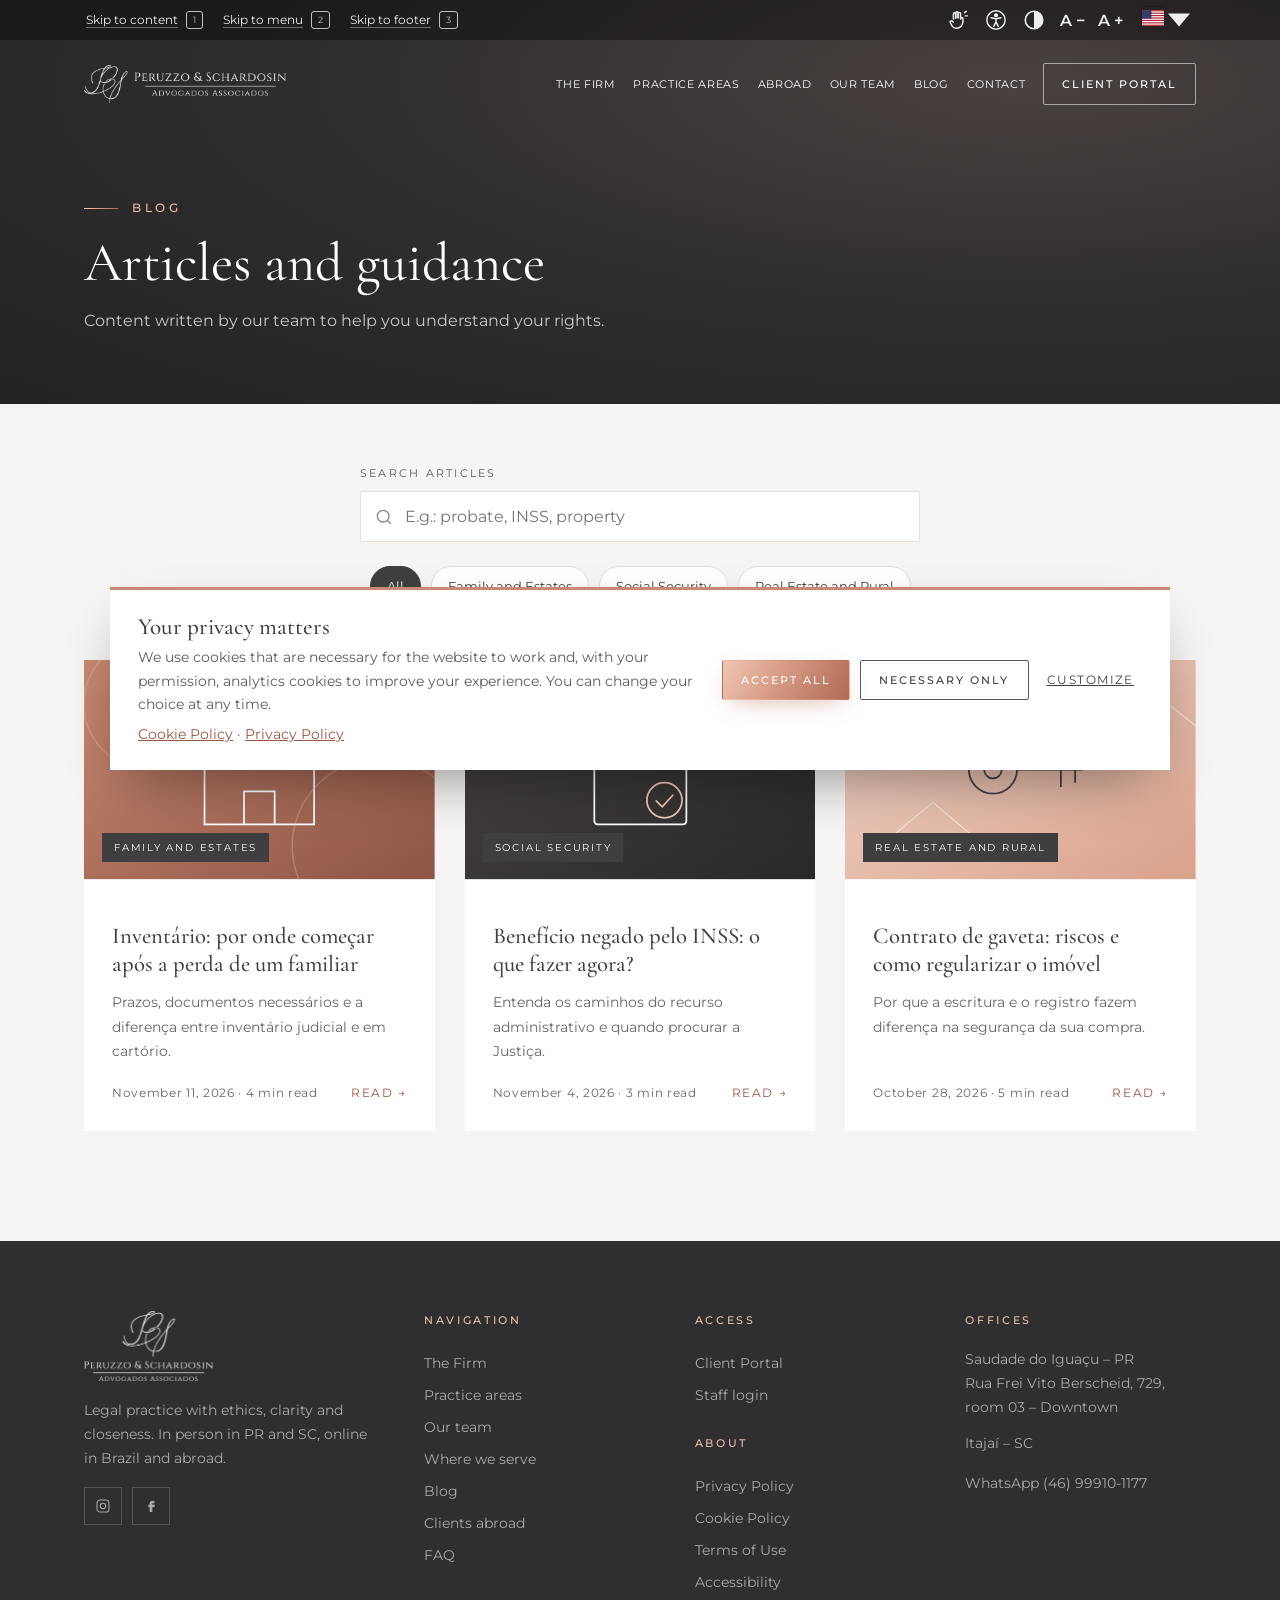
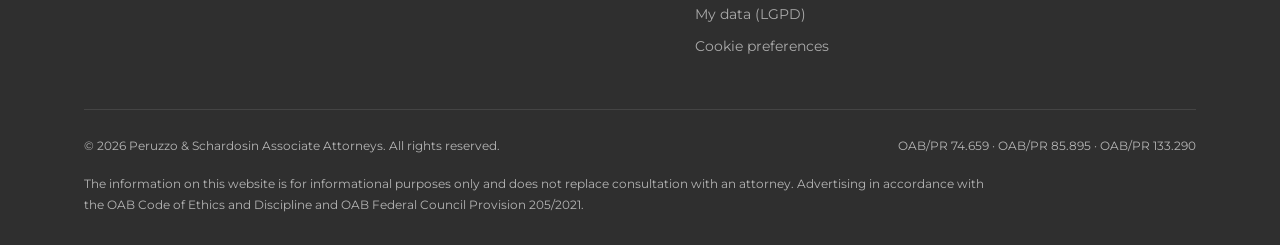
<file: blog/index.html>
<!DOCTYPE html>
<html lang="pt-BR" data-raiz="../">
<head>
<meta charset="UTF-8">
<meta name="viewport" content="width=device-width, initial-scale=1">
<title>Blog – Peruzzo & Schardosin</title>
<meta name="description" content="Artigos e orientações jurídicas do escritório Peruzzo & Schardosin.">
<meta name="robots" content="index, follow">
<meta name="theme-color" content="#2F2D2D">
<link rel="canonical" href="https://www.peruzzoschardosin.adv.br/blog/">
<link rel="icon" type="image/png" sizes="32x32" href="../assets/img/icones/favicon-32.png">
<link rel="icon" type="image/png" sizes="192x192" href="../assets/img/icones/icone-192.png">
<link rel="apple-touch-icon" href="../assets/img/icones/apple-touch-icon.png">
<link rel="manifest" href="../site.webmanifest">
<link rel="preconnect" href="https://fonts.googleapis.com">
<link rel="preconnect" href="https://fonts.gstatic.com" crossorigin>
<link href="https://fonts.googleapis.com/css2?family=Cormorant+Garamond:ital,wght@0,400;0,500;0,600;1,400&family=Montserrat:wght@300;400;500;600&display=swap" rel="stylesheet">
<link rel="stylesheet" href="../assets/css/site.css">
</head>
<body>
<header id="topo" class="interno">
<div class="barra-a11y">
  <div class="wrap barra-in">
    <nav class="atalhos" aria-label="Atalhos de acessibilidade">
      <a href="#conteudo" data-i18n>Ir para o conteúdo</a><kbd aria-hidden="true">1</kbd>
      <a href="#menu" data-i18n>Ir para o menu</a><kbd aria-hidden="true">2</kbd>
      <a href="#rodape" data-i18n>Ir para o rodapé</a><kbd aria-hidden="true">3</kbd>
    </nav>
    <div class="ferramentas">
      <button type="button" class="ft" id="btnLibras" data-i18n-attr="aria-label|title" aria-label="Tradução para Libras (VLibras)" title="Tradução para Libras (VLibras)"><svg viewBox="0 0 24 24" aria-hidden="true" fill="none" stroke="currentColor" stroke-width="1.6" stroke-linecap="round" stroke-linejoin="round"><path d="M7 11V5.5a1.3 1.3 0 012.6 0V10"/><path d="M9.6 9.5V4.2a1.3 1.3 0 012.6 0v5.3"/><path d="M12.2 9.5V5a1.3 1.3 0 012.6 0v6"/><path d="M14.8 10.5a1.3 1.3 0 012.6 0V14a7 7 0 01-7 7h-.6a5 5 0 01-4-2L3.6 15a1.4 1.4 0 012.1-1.8L7 14.5"/><path d="M19 4l2-1.5M20 7.5h2.2"/></svg></button>
      <button type="button" class="ft" id="btnA11y" aria-haspopup="dialog" aria-controls="painelA11y" data-i18n-attr="aria-label|title" aria-label="Recursos de acessibilidade" title="Recursos de acessibilidade"><svg viewBox="0 0 24 24" aria-hidden="true" fill="none" stroke="currentColor" stroke-width="1.6" stroke-linecap="round"><circle cx="12" cy="12" r="10"/><circle cx="12" cy="6.8" r="1.5" fill="currentColor"/><path d="M6.5 9.5l5.5 1.2 5.5-1.2M12 10.7V14l-2.5 5M12 14l2.5 5"/></svg></button>
      <button type="button" class="ft" id="btnContraste" aria-pressed="false" data-i18n-attr="aria-label|title" aria-label="Alto contraste" title="Alto contraste"><svg viewBox="0 0 24 24" aria-hidden="true"><circle cx="12" cy="12" r="9.5" fill="none" stroke="currentColor" stroke-width="1.8"/><path d="M12 2.5a9.5 9.5 0 010 19z" fill="currentColor"/></svg></button>
      <button type="button" class="ft txt" id="btnMenos" data-i18n-attr="aria-label|title" aria-label="A− Diminuir o tamanho do texto" title="Diminuir o tamanho do texto">A<span aria-hidden="true">−</span></button>
      <button type="button" class="ft txt" id="btnMais" data-i18n-attr="aria-label|title" aria-label="A+ Aumentar o tamanho do texto" title="Aumentar o tamanho do texto">A<span aria-hidden="true">+</span></button>
      <div class="idioma">
        <button type="button" class="ft idioma-btn" id="btnIdioma" aria-expanded="false" aria-controls="listaIdioma" aria-label="Idioma: Português (Brasil)"><span class="flag-atual"><svg class="flag" viewBox="0 0 28 20" aria-hidden="true"><rect width="28" height="20" rx="2" fill="#229E45"/><path d="M14 3l10 7-10 7-10-7z" fill="#F8E509"/><circle cx="14" cy="10" r="4.2" fill="#2B49A3"/><path d="M10.2 9.2c2.6-.6 5.3-.2 7.6 1.2" stroke="#fff" stroke-width=".8" fill="none"/></svg></span><svg class="caret" viewBox="0 0 10 6" aria-hidden="true"><path d="M0 0l5 6 5-6z" fill="currentColor"/></svg></button>
        <ul id="listaIdioma" class="lista-idioma" hidden>
          <li><button type="button" data-lang="pt" lang="pt-BR"><svg class="flag" viewBox="0 0 28 20" aria-hidden="true"><rect width="28" height="20" rx="2" fill="#229E45"/><path d="M14 3l10 7-10 7-10-7z" fill="#F8E509"/><circle cx="14" cy="10" r="4.2" fill="#2B49A3"/><path d="M10.2 9.2c2.6-.6 5.3-.2 7.6 1.2" stroke="#fff" stroke-width=".8" fill="none"/></svg><span>Português (Brasil)</span></button></li>
          <li><button type="button" data-lang="en" lang="en"><svg class="flag" viewBox="0 0 28 20" aria-hidden="true"><rect width="28" height="20" rx="2" fill="#fff"/><g fill="#B22234"><rect y="0" width="28" height="1.54"/><rect y="3.08" width="28" height="1.54"/><rect y="6.15" width="28" height="1.54"/><rect y="9.23" width="28" height="1.54"/><rect y="12.3" width="28" height="1.54"/><rect y="15.4" width="28" height="1.54"/><rect y="18.46" width="28" height="1.54"/></g><rect width="12" height="10.8" fill="#3C3B6E"/></svg><span>English</span></button></li>
          <li><button type="button" data-lang="es" lang="es"><svg class="flag" viewBox="0 0 28 20" aria-hidden="true"><rect width="28" height="20" rx="2" fill="#AA151B"/><rect y="5" width="28" height="10" fill="#F1BF00"/></svg><span>Español</span></button></li>
        </ul>
      </div>
    </div>
  </div>
</div>
  <div class="wrap nav">
    <a href="../index.html" class="marca" aria-label="Peruzzo & Schardosin – início" data-i18n-attr="aria-label"><img class="l-cla" src="../assets/img/marca/logo-horizontal-branco.png" alt="Peruzzo &amp; Schardosin Advogados Associados" width="1171" height="220"><img class="l-esc" src="../assets/img/marca/logo-horizontal-grafite.png" alt="" width="1171" height="220"></a>
    <nav class="menu" id="menu" aria-label="Menu principal" data-i18n-attr="aria-label">
      <a class="lk" href="../index.html#escritorio" data-i18n>O Escritório</a>
      <a class="lk" href="../index.html#areas" data-i18n>Áreas de atuação</a>
      <a class="lk" href="../paginas/exterior.html" data-i18n>Exterior</a>
      <a class="lk" href="../equipe/index.html" data-i18n>Nosso time</a>
      <a class="lk" href="../blog/index.html" data-i18n>Blog</a>
      <a class="lk" href="../index.html#contato" data-i18n>Contato</a>
      <a class="btn btn-linha" href="../index.html#area-cliente" data-i18n>Área do Cliente</a>
    </nav>
    <div class="acoes">
      <a class="btn btn-rose so-desk" href="../index.html#contato" data-i18n>Iniciar atendimento</a>
      <button type="button" class="burger" id="burger" aria-label="Abrir menu" data-i18n-attr="aria-label" aria-expanded="false" aria-controls="menu"><span></span><span></span><span></span></button>
    </div>
  </div>
</header>
<main id="conteudo">
<section class="pagina-topo"><div class="wrap"><span class="eyebrow">Blog</span><h1 data-i18n>Artigos e orientações</h1><p data-i18n>Conteúdos escritos pela nossa equipe para ajudar você a entender seus direitos.</p></div></section>
<section class="blog-pag"><div class="wrap">
<form id="blogForm" role="search" class="blog-busca" aria-label="Buscar no blog" data-i18n-attr="aria-label">
<label for="blogBusca" data-i18n>Buscar artigos</label>
<div class="busca-campo"><svg aria-hidden="true" viewBox="0 0 24 24" fill="none" stroke="currentColor" stroke-width="1.6"><circle cx="11" cy="11" r="7"/><path d="M20 20l-4-4"/></svg><input type="search" id="blogBusca" autocomplete="off" placeholder="Ex.: inventário, INSS, imóvel" data-i18n-attr="placeholder"></div>
</form>
<div class="chips" id="blogFiltros" role="group" aria-label="Filtrar por área" data-i18n-attr="aria-label"></div>
<p id="blogContador" class="contador" role="status"></p>
<div class="cards" id="blogLista"></div>
</div></section>
</main>
<footer id="rodape">
<div class="wrap">
<div class="rod">
<div><img alt="Peruzzo &amp; Schardosin" src="../assets/img/marca/logo-branco.png"/><p data-i18n>Advocacia com ética, clareza e proximidade. Presencial no PR e em SC, on-line no Brasil e no exterior.</p>
<div class="sociais">
<a aria-label="Instagram" data-i18n-attr="aria-label" href="https://www.instagram.com/peruzzo.schardosin/" rel="noopener" target="_blank"><svg aria-hidden="true" fill="none" stroke="currentColor" stroke-width="1.6" viewbox="0 0 24 24"><rect height="18" rx="5" width="18" x="3" y="3"></rect><circle cx="12" cy="12" r="4"></circle></svg></a>
<a aria-label="Facebook" data-i18n-attr="aria-label" href="https://www.facebook.com/p/Peruzzo-Schardosin-advogados-100054420043851/" rel="noopener" target="_blank"><svg aria-hidden="true" fill="currentColor" viewbox="0 0 24 24"><path d="M14 8h3V4h-3a4 4 0 00-4 4v2H8v4h2v7h4v-7h3l1-4h-4V8z"></path></svg></a>
</div></div>
<nav aria-label="Rodapé" data-i18n-attr="aria-label"><h4 data-i18n>Navegação</h4><a data-i18n href="../index.html#escritorio">O Escritório</a><a data-i18n href="../index.html#areas">Áreas de atuação</a><a data-i18n href="../index.html#equipe">Nosso time</a><a data-i18n href="../index.html#onde">Onde atendemos</a><a data-i18n href="../blog/index.html">Blog</a><a data-i18n href="../paginas/exterior.html">Atendimento no exterior</a><a data-i18n href="../index.html#faq">Perguntas frequentes</a></nav>
<div><h4 data-i18n>Acesso</h4><a  data-i18n href="../index.html#area-cliente">Área do Cliente</a><a  data-i18n href="../index.html#area-cliente">Acesso da Equipe</a><h4 class="h4-esp" data-i18n>Institucional</h4><a data-i18n href="../paginas/privacidade.html">Política de Privacidade</a><a data-i18n href="../paginas/cookies.html">Política de Cookies</a><a data-i18n href="../paginas/termos.html">Termos de Uso</a><a data-i18n href="../paginas/acessibilidade.html">Acessibilidade</a><a data-i18n href="../paginas/meus-dados.html">Meus dados (LGPD)</a><a data-cookie="abrir" data-i18n href="#">Preferências de cookies</a></div>
<div><h4 data-i18n>Unidades</h4><span data-i18n>Saudade do Iguaçu – PR<br/>Rua Frei Vito Berscheid, 729, sala 03 – Centro</span><span data-i18n style="display:block;margin-top:12px">Itajaí – SC</span><a href="https://wa.me/5546999101177" target="_blank" rel="noopener" style="margin-top:12px">WhatsApp (46) 99910-1177</a></div>
</div>
<div class="copy"><span><span data-i18n>©</span> <span id="ano"></span> <span data-i18n>Peruzzo &amp; Schardosin Advogados Associados. Todos os direitos reservados.</span></span><span data-i18n>OAB/PR 74.659 · OAB/PR 85.895 · OAB/PR 133.290</span></div>
<p class="disclaimer" data-i18n>As informações deste site têm caráter informativo e não substituem a consulta com um advogado. Publicidade em conformidade com o Código de Ética e Disciplina da OAB e o Provimento 205/2021 do Conselho Federal da OAB.</p>
</div>
</footer>
<div class="painel-fundo" id="painelFundo" hidden></div>
<aside class="painel-a11y" id="painelA11y" role="dialog" aria-modal="true" aria-labelledby="painelTit" hidden>
  <div class="painel-topo">
    <h2 id="painelTit" data-i18n>Recursos de acessibilidade</h2>
    <button type="button" class="painel-fechar" id="painelFechar" data-i18n-attr="aria-label" aria-label="Fechar painel de acessibilidade">×</button>
  </div>
  <div class="painel-corpo">
    <div class="opc-grade">
      <button type="button" class="opc" data-opc="contraste" aria-pressed="false"><svg viewBox="0 0 24 24" aria-hidden="true"><circle cx="12" cy="12" r="9.5" fill="none" stroke="currentColor" stroke-width="1.8"/><path d="M12 2.5a9.5 9.5 0 010 19z" fill="currentColor"/></svg><span data-i18n>Alto contraste</span></button>
      <button type="button" class="opc" data-opc="links" aria-pressed="false"><svg viewBox="0 0 24 24" aria-hidden="true" fill="none" stroke="currentColor" stroke-width="1.6"><path d="M10 14a4 4 0 005.7 0l3-3a4 4 0 00-5.7-5.7l-1 1M14 10a4 4 0 00-5.7 0l-3 3a4 4 0 005.7 5.7l1-1"/><path d="M4 22h16"/></svg><span data-i18n>Destacar links</span></button>
      <button type="button" class="opc" data-opc="espaco" aria-pressed="false"><svg viewBox="0 0 24 24" aria-hidden="true" fill="none" stroke="currentColor" stroke-width="1.6"><path d="M4 6h16M4 12h16M4 18h10"/><path d="M21 15v6M19 17l2-2 2 2M19 19l2 2 2-2" transform="translate(-2 0)"/></svg><span data-i18n>Espaçar texto</span></button>
      <button type="button" class="opc" data-opc="legivel" aria-pressed="false"><svg viewBox="0 0 24 24" aria-hidden="true" fill="none" stroke="currentColor" stroke-width="1.6"><path d="M4 19L9 5l5 14M6 14h6M15 19v-6a3 3 0 016 0v6M15 16h6"/></svg><span data-i18n>Fonte legível</span></button>
      <button type="button" class="opc" data-opc="semanim" aria-pressed="false"><svg viewBox="0 0 24 24" aria-hidden="true" fill="none" stroke="currentColor" stroke-width="1.6"><circle cx="12" cy="12" r="9"/><path d="M10 9v6M14 9v6"/></svg><span data-i18n>Pausar animações</span></button>
      <button type="button" class="opc" data-opc="cursor" aria-pressed="false"><svg viewBox="0 0 24 24" aria-hidden="true" fill="none" stroke="currentColor" stroke-width="1.6"><path d="M5 3l14 7-6 2-2 6z"/></svg><span data-i18n>Cursor grande</span></button>
    </div>
    <div class="opc-fonte">
      <span data-i18n>Tamanho do texto</span>
      <div class="fonte-ctrl">
        <button type="button" class="ft txt" data-fonte="-1" data-i18n-attr="aria-label" aria-label="A− Diminuir o tamanho do texto">A<span aria-hidden="true">−</span></button>
        <output id="fontePct" aria-live="polite">100%</output>
        <button type="button" class="ft txt" data-fonte="1" data-i18n-attr="aria-label" aria-label="A+ Aumentar o tamanho do texto">A<span aria-hidden="true">+</span></button>
      </div>
    </div>
    <button type="button" class="btn btn-linha painel-reset" id="a11yReset" data-i18n>Restaurar padrão</button>
    <h3 data-i18n>Atalhos de teclado</h3>
    <dl class="atalhos-lista">
      <div><dt><kbd>Alt</kbd> + <kbd>1</kbd></dt><dd data-i18n>Ir para o conteúdo</dd></div>
      <div><dt><kbd>Alt</kbd> + <kbd>2</kbd></dt><dd data-i18n>Ir para o menu</dd></div>
      <div><dt><kbd>Alt</kbd> + <kbd>3</kbd></dt><dd data-i18n>Ir para o rodapé</dd></div>
      <div><dt><kbd>Alt</kbd> + <kbd>4</kbd></dt><dd data-i18n>Abrir este painel</dd></div>
    </dl>
    <p class="painel-nota"><a href="../paginas/acessibilidade.html" data-i18n>Declaração de acessibilidade</a></p>
  </div>
</aside>
<div class="aviso-flut" id="avisoFlut" role="status" aria-live="polite" hidden></div>
<section class="cookie-banner" id="cookieBanner" aria-labelledby="cookieTit" hidden>
  <div class="cookie-in">
    <div class="cookie-txt">
      <h2 id="cookieTit" data-i18n>Sua privacidade importa</h2>
      <p data-i18n>Usamos cookies necessários para o funcionamento do site e, com a sua autorização, cookies de análise para melhorar a sua experiência. Você pode mudar a sua escolha a qualquer momento.</p>
      <p class="cookie-links"><a href="../paginas/cookies.html" data-i18n>Política de Cookies</a> · <a href="../paginas/privacidade.html" data-i18n>Política de Privacidade</a></p>
    </div>
    <div class="cookie-acoes">
      <button type="button" class="btn btn-rose" data-cookie="todos" data-i18n>Aceitar todos</button>
      <button type="button" class="btn btn-linha" data-cookie="necessarios" data-i18n>Somente necessários</button>
      <button type="button" class="btn-texto" data-cookie="personalizar" data-i18n>Personalizar</button>
    </div>
  </div>
</section>
<div class="modal" id="modalCookies" role="dialog" aria-modal="true" aria-labelledby="cookiePrefTit">
  <div class="box box-largo">
    <button type="button" class="fechar fechar-escuro" data-fechar data-i18n-attr="aria-label" aria-label="Fechar">×</button>
    <div class="cookie-pref">
      <h2 id="cookiePrefTit" data-i18n>Preferências de cookies</h2>
      <p data-i18n>Escolha quais categorias de cookies você autoriza. Os cookies necessários não podem ser desativados, pois garantem o funcionamento básico do site.</p>
      <div class="cat">
        <div><h3 data-i18n>Necessários</h3><p data-i18n>Guardam sua escolha de cookies, idioma e preferências de acessibilidade.</p></div>
        <span class="sempre" data-i18n>Sempre ativos</span>
      </div>
      <div class="cat">
        <div><h3 id="catAnalise" data-i18n>Análise e desempenho</h3><p data-i18n>Medem visitas de forma agregada para entendermos como o site é usado.</p></div>
        <label class="chave"><input type="checkbox" id="ckAnalise" aria-labelledby="catAnalise"><span aria-hidden="true"></span></label>
      </div>
      <div class="cat">
        <div><h3 id="catMarketing" data-i18n>Marketing</h3><p data-i18n>Permitiriam medir campanhas em redes sociais. Hoje o site não utiliza.</p></div>
        <label class="chave"><input type="checkbox" id="ckMarketing" aria-labelledby="catMarketing"><span aria-hidden="true"></span></label>
      </div>
      <div class="cookie-acoes fim">
        <button type="button" class="btn btn-linha" data-cookie="necessarios" data-i18n>Somente necessários</button>
        <button type="button" class="btn btn-rose" data-cookie="salvar" data-i18n>Salvar preferências</button>
      </div>
    </div>
  </div>
</div>
<div vw class="enabled"><div vw-access-button class="active"></div><div vw-plugin-wrapper><div class="vw-plugin-top-wrapper"></div></div></div>
<script src="../assets/js/i18n.js"></script>
<script src="../assets/js/acessibilidade.js"></script>
<script src="../assets/js/interno.js"></script>
<script src="../blog/artigos.js"></script>
<script src="../assets/js/blog.js"></script>
</body>
</html>
</file>
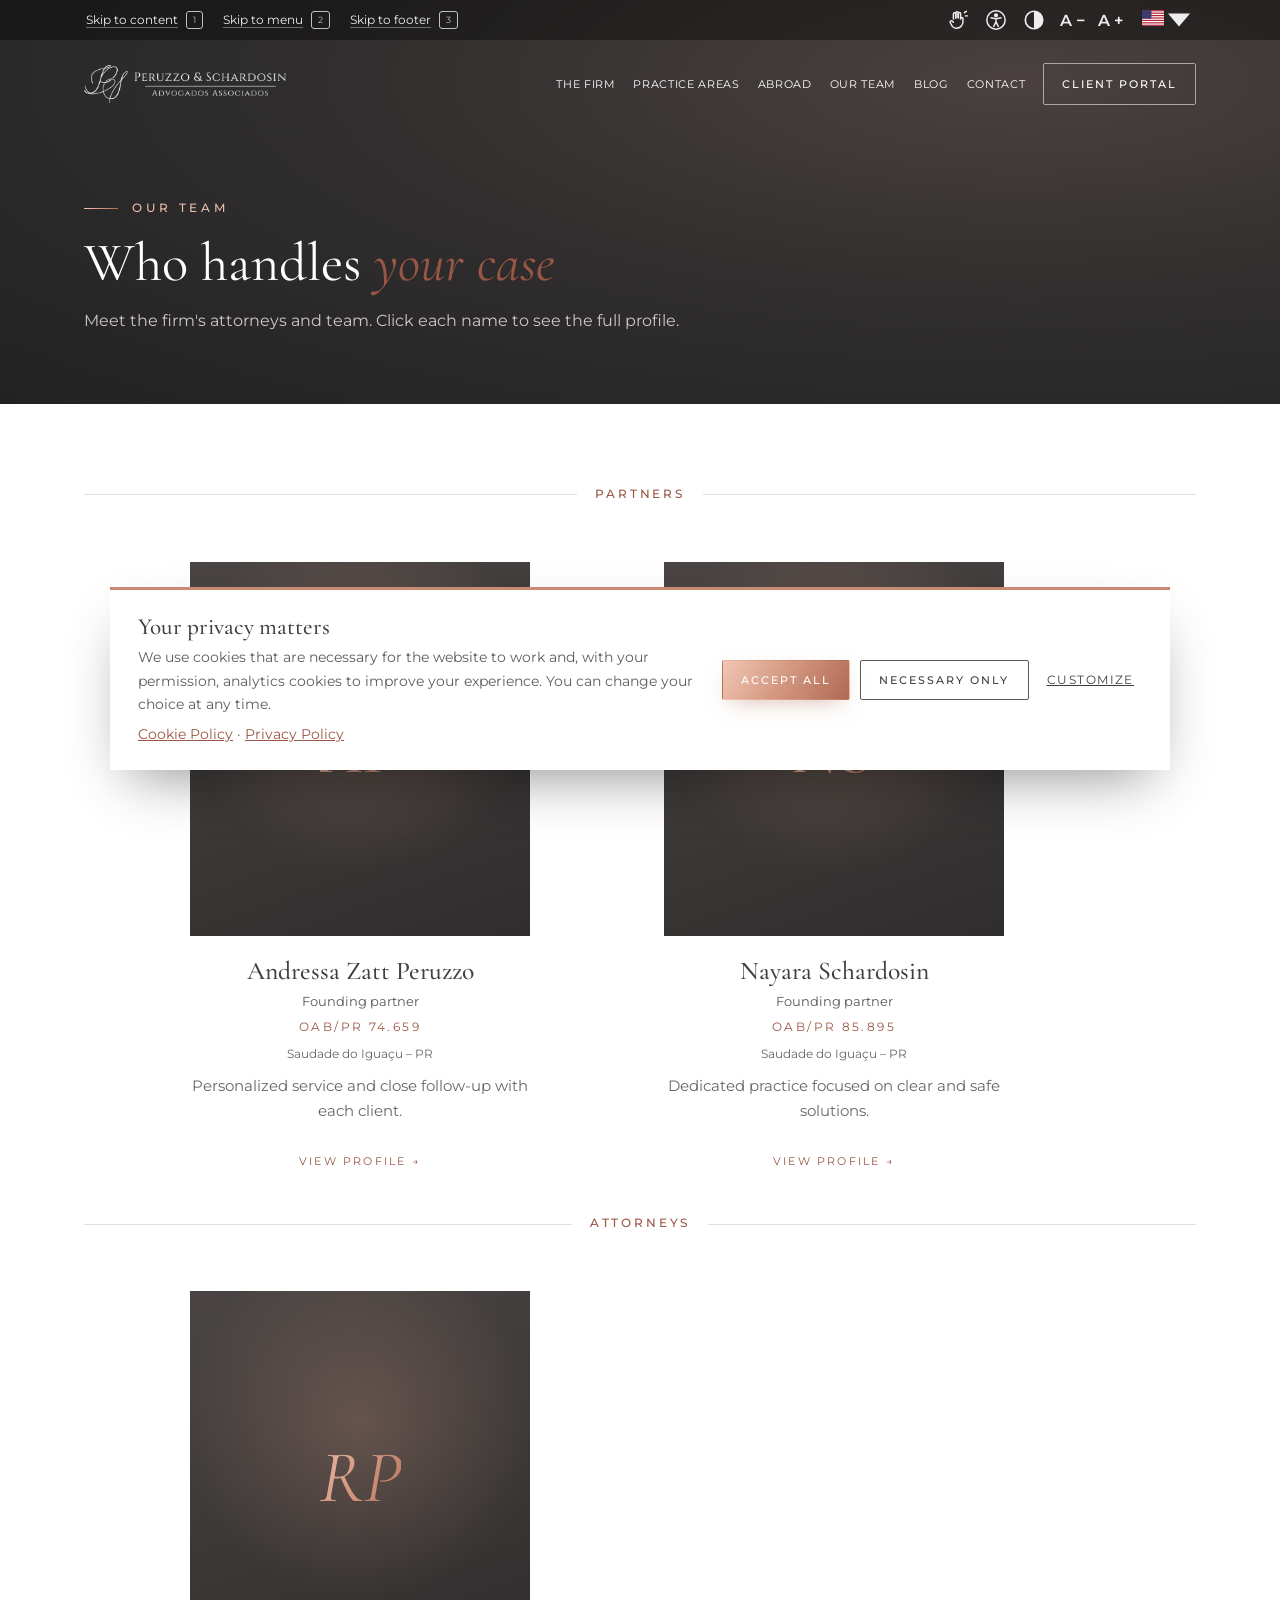
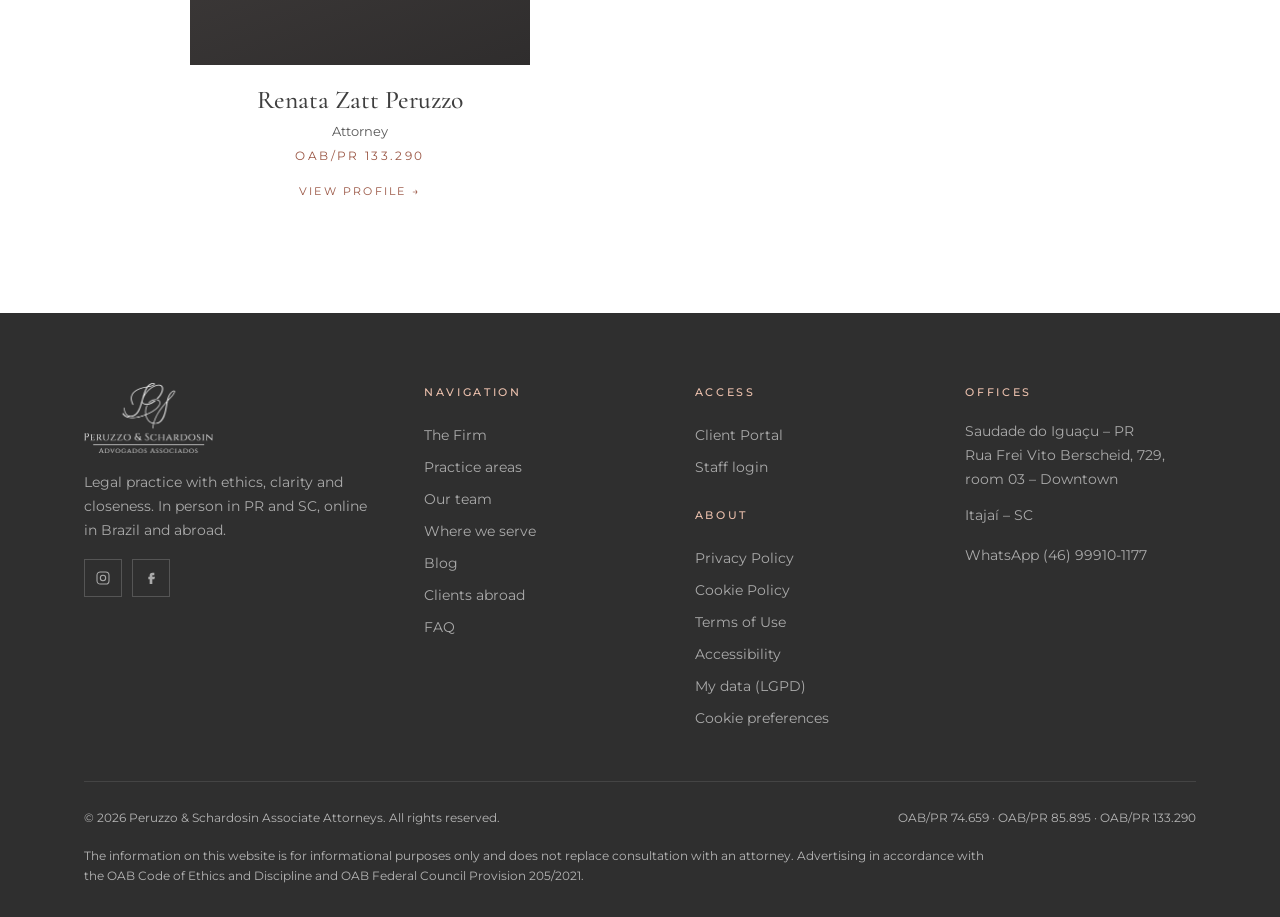
<file: equipe/index.html>
<!DOCTYPE html>
<html lang="pt-BR" data-raiz="../">
<head>
<meta charset="UTF-8">
<meta name="viewport" content="width=device-width, initial-scale=1">
<title>Nosso time – Peruzzo & Schardosin</title>
<meta name="description" content="Advogadas e equipe do escritório Peruzzo & Schardosin Advogados Associados.">
<meta name="robots" content="index, follow">
<meta name="theme-color" content="#2F2D2D">
<link rel="canonical" href="https://www.peruzzoschardosin.adv.br/equipe/">
<link rel="icon" type="image/png" sizes="32x32" href="../assets/img/icones/favicon-32.png">
<link rel="icon" type="image/png" sizes="192x192" href="../assets/img/icones/icone-192.png">
<link rel="apple-touch-icon" href="../assets/img/icones/apple-touch-icon.png">
<link rel="manifest" href="../site.webmanifest">
<link rel="preconnect" href="https://fonts.googleapis.com">
<link rel="preconnect" href="https://fonts.gstatic.com" crossorigin>
<link href="https://fonts.googleapis.com/css2?family=Cormorant+Garamond:ital,wght@0,400;0,500;0,600;1,400&family=Montserrat:wght@300;400;500;600&display=swap" rel="stylesheet">
<link rel="stylesheet" href="../assets/css/site.css">
</head>
<body>
<header id="topo" class="interno">
<div class="barra-a11y">
  <div class="wrap barra-in">
    <nav class="atalhos" aria-label="Atalhos de acessibilidade">
      <a href="#conteudo" data-i18n>Ir para o conteúdo</a><kbd aria-hidden="true">1</kbd>
      <a href="#menu" data-i18n>Ir para o menu</a><kbd aria-hidden="true">2</kbd>
      <a href="#rodape" data-i18n>Ir para o rodapé</a><kbd aria-hidden="true">3</kbd>
    </nav>
    <div class="ferramentas">
      <button type="button" class="ft" id="btnLibras" data-i18n-attr="aria-label|title" aria-label="Tradução para Libras (VLibras)" title="Tradução para Libras (VLibras)"><svg viewBox="0 0 24 24" aria-hidden="true" fill="none" stroke="currentColor" stroke-width="1.6" stroke-linecap="round" stroke-linejoin="round"><path d="M7 11V5.5a1.3 1.3 0 012.6 0V10"/><path d="M9.6 9.5V4.2a1.3 1.3 0 012.6 0v5.3"/><path d="M12.2 9.5V5a1.3 1.3 0 012.6 0v6"/><path d="M14.8 10.5a1.3 1.3 0 012.6 0V14a7 7 0 01-7 7h-.6a5 5 0 01-4-2L3.6 15a1.4 1.4 0 012.1-1.8L7 14.5"/><path d="M19 4l2-1.5M20 7.5h2.2"/></svg></button>
      <button type="button" class="ft" id="btnA11y" aria-haspopup="dialog" aria-controls="painelA11y" data-i18n-attr="aria-label|title" aria-label="Recursos de acessibilidade" title="Recursos de acessibilidade"><svg viewBox="0 0 24 24" aria-hidden="true" fill="none" stroke="currentColor" stroke-width="1.6" stroke-linecap="round"><circle cx="12" cy="12" r="10"/><circle cx="12" cy="6.8" r="1.5" fill="currentColor"/><path d="M6.5 9.5l5.5 1.2 5.5-1.2M12 10.7V14l-2.5 5M12 14l2.5 5"/></svg></button>
      <button type="button" class="ft" id="btnContraste" aria-pressed="false" data-i18n-attr="aria-label|title" aria-label="Alto contraste" title="Alto contraste"><svg viewBox="0 0 24 24" aria-hidden="true"><circle cx="12" cy="12" r="9.5" fill="none" stroke="currentColor" stroke-width="1.8"/><path d="M12 2.5a9.5 9.5 0 010 19z" fill="currentColor"/></svg></button>
      <button type="button" class="ft txt" id="btnMenos" data-i18n-attr="aria-label|title" aria-label="A− Diminuir o tamanho do texto" title="Diminuir o tamanho do texto">A<span aria-hidden="true">−</span></button>
      <button type="button" class="ft txt" id="btnMais" data-i18n-attr="aria-label|title" aria-label="A+ Aumentar o tamanho do texto" title="Aumentar o tamanho do texto">A<span aria-hidden="true">+</span></button>
      <div class="idioma">
        <button type="button" class="ft idioma-btn" id="btnIdioma" aria-expanded="false" aria-controls="listaIdioma" aria-label="Idioma: Português (Brasil)"><span class="flag-atual"><svg class="flag" viewBox="0 0 28 20" aria-hidden="true"><rect width="28" height="20" rx="2" fill="#229E45"/><path d="M14 3l10 7-10 7-10-7z" fill="#F8E509"/><circle cx="14" cy="10" r="4.2" fill="#2B49A3"/><path d="M10.2 9.2c2.6-.6 5.3-.2 7.6 1.2" stroke="#fff" stroke-width=".8" fill="none"/></svg></span><svg class="caret" viewBox="0 0 10 6" aria-hidden="true"><path d="M0 0l5 6 5-6z" fill="currentColor"/></svg></button>
        <ul id="listaIdioma" class="lista-idioma" hidden>
          <li><button type="button" data-lang="pt" lang="pt-BR"><svg class="flag" viewBox="0 0 28 20" aria-hidden="true"><rect width="28" height="20" rx="2" fill="#229E45"/><path d="M14 3l10 7-10 7-10-7z" fill="#F8E509"/><circle cx="14" cy="10" r="4.2" fill="#2B49A3"/><path d="M10.2 9.2c2.6-.6 5.3-.2 7.6 1.2" stroke="#fff" stroke-width=".8" fill="none"/></svg><span>Português (Brasil)</span></button></li>
          <li><button type="button" data-lang="en" lang="en"><svg class="flag" viewBox="0 0 28 20" aria-hidden="true"><rect width="28" height="20" rx="2" fill="#fff"/><g fill="#B22234"><rect y="0" width="28" height="1.54"/><rect y="3.08" width="28" height="1.54"/><rect y="6.15" width="28" height="1.54"/><rect y="9.23" width="28" height="1.54"/><rect y="12.3" width="28" height="1.54"/><rect y="15.4" width="28" height="1.54"/><rect y="18.46" width="28" height="1.54"/></g><rect width="12" height="10.8" fill="#3C3B6E"/></svg><span>English</span></button></li>
          <li><button type="button" data-lang="es" lang="es"><svg class="flag" viewBox="0 0 28 20" aria-hidden="true"><rect width="28" height="20" rx="2" fill="#AA151B"/><rect y="5" width="28" height="10" fill="#F1BF00"/></svg><span>Español</span></button></li>
        </ul>
      </div>
    </div>
  </div>
</div>
  <div class="wrap nav">
    <a href="../index.html" class="marca" aria-label="Peruzzo & Schardosin – início" data-i18n-attr="aria-label"><img class="l-cla" src="../assets/img/marca/logo-horizontal-branco.png" alt="Peruzzo &amp; Schardosin Advogados Associados" width="1171" height="220"><img class="l-esc" src="../assets/img/marca/logo-horizontal-grafite.png" alt="" width="1171" height="220"></a>
    <nav class="menu" id="menu" aria-label="Menu principal" data-i18n-attr="aria-label">
      <a class="lk" href="../index.html#escritorio" data-i18n>O Escritório</a>
      <a class="lk" href="../index.html#areas" data-i18n>Áreas de atuação</a>
      <a class="lk" href="../paginas/exterior.html" data-i18n>Exterior</a>
      <a class="lk" href="../equipe/index.html" data-i18n>Nosso time</a>
      <a class="lk" href="../blog/index.html" data-i18n>Blog</a>
      <a class="lk" href="../index.html#contato" data-i18n>Contato</a>
      <a class="btn btn-linha" href="../index.html#area-cliente" data-i18n>Área do Cliente</a>
    </nav>
    <div class="acoes">
      <a class="btn btn-rose so-desk" href="../index.html#contato" data-i18n>Iniciar atendimento</a>
      <button type="button" class="burger" id="burger" aria-label="Abrir menu" data-i18n-attr="aria-label" aria-expanded="false" aria-controls="menu"><span></span><span></span><span></span></button>
    </div>
  </div>
</header>
<main id="conteudo">
<section class="pagina-topo"><div class="wrap"><span class="eyebrow" data-i18n>Nosso time</span><h1 data-i18n>Quem cuida do <em>seu caso</em></h1><p data-i18n>Conheça as advogadas e a equipe do escritório. Clique em cada nome para ver o perfil completo.</p></div></section>
<section class="equipe equipe-pag"><div class="wrap"><div id="equipeGrade" class="equipe-grade" data-nivel="h3"></div></div></section>
</main>
<footer id="rodape">
<div class="wrap">
<div class="rod">
<div><img alt="Peruzzo &amp; Schardosin" src="../assets/img/marca/logo-branco.png"/><p data-i18n>Advocacia com ética, clareza e proximidade. Presencial no PR e em SC, on-line no Brasil e no exterior.</p>
<div class="sociais">
<a aria-label="Instagram" data-i18n-attr="aria-label" href="https://www.instagram.com/peruzzo.schardosin/" rel="noopener" target="_blank"><svg aria-hidden="true" fill="none" stroke="currentColor" stroke-width="1.6" viewbox="0 0 24 24"><rect height="18" rx="5" width="18" x="3" y="3"></rect><circle cx="12" cy="12" r="4"></circle></svg></a>
<a aria-label="Facebook" data-i18n-attr="aria-label" href="https://www.facebook.com/p/Peruzzo-Schardosin-advogados-100054420043851/" rel="noopener" target="_blank"><svg aria-hidden="true" fill="currentColor" viewbox="0 0 24 24"><path d="M14 8h3V4h-3a4 4 0 00-4 4v2H8v4h2v7h4v-7h3l1-4h-4V8z"></path></svg></a>
</div></div>
<nav aria-label="Rodapé" data-i18n-attr="aria-label"><h4 data-i18n>Navegação</h4><a data-i18n href="../index.html#escritorio">O Escritório</a><a data-i18n href="../index.html#areas">Áreas de atuação</a><a data-i18n href="../index.html#equipe">Nosso time</a><a data-i18n href="../index.html#onde">Onde atendemos</a><a data-i18n href="../blog/index.html">Blog</a><a data-i18n href="../paginas/exterior.html">Atendimento no exterior</a><a data-i18n href="../index.html#faq">Perguntas frequentes</a></nav>
<div><h4 data-i18n>Acesso</h4><a  data-i18n href="../index.html#area-cliente">Área do Cliente</a><a  data-i18n href="../index.html#area-cliente">Acesso da Equipe</a><h4 class="h4-esp" data-i18n>Institucional</h4><a data-i18n href="../paginas/privacidade.html">Política de Privacidade</a><a data-i18n href="../paginas/cookies.html">Política de Cookies</a><a data-i18n href="../paginas/termos.html">Termos de Uso</a><a data-i18n href="../paginas/acessibilidade.html">Acessibilidade</a><a data-i18n href="../paginas/meus-dados.html">Meus dados (LGPD)</a><a data-cookie="abrir" data-i18n href="#">Preferências de cookies</a></div>
<div><h4 data-i18n>Unidades</h4><span data-i18n>Saudade do Iguaçu – PR<br/>Rua Frei Vito Berscheid, 729, sala 03 – Centro</span><span data-i18n style="display:block;margin-top:12px">Itajaí – SC</span><a href="https://wa.me/5546999101177" target="_blank" rel="noopener" style="margin-top:12px">WhatsApp (46) 99910-1177</a></div>
</div>
<div class="copy"><span><span data-i18n>©</span> <span id="ano"></span> <span data-i18n>Peruzzo &amp; Schardosin Advogados Associados. Todos os direitos reservados.</span></span><span data-i18n>OAB/PR 74.659 · OAB/PR 85.895 · OAB/PR 133.290</span></div>
<p class="disclaimer" data-i18n>As informações deste site têm caráter informativo e não substituem a consulta com um advogado. Publicidade em conformidade com o Código de Ética e Disciplina da OAB e o Provimento 205/2021 do Conselho Federal da OAB.</p>
</div>
</footer>
<div class="painel-fundo" id="painelFundo" hidden></div>
<aside class="painel-a11y" id="painelA11y" role="dialog" aria-modal="true" aria-labelledby="painelTit" hidden>
  <div class="painel-topo">
    <h2 id="painelTit" data-i18n>Recursos de acessibilidade</h2>
    <button type="button" class="painel-fechar" id="painelFechar" data-i18n-attr="aria-label" aria-label="Fechar painel de acessibilidade">×</button>
  </div>
  <div class="painel-corpo">
    <div class="opc-grade">
      <button type="button" class="opc" data-opc="contraste" aria-pressed="false"><svg viewBox="0 0 24 24" aria-hidden="true"><circle cx="12" cy="12" r="9.5" fill="none" stroke="currentColor" stroke-width="1.8"/><path d="M12 2.5a9.5 9.5 0 010 19z" fill="currentColor"/></svg><span data-i18n>Alto contraste</span></button>
      <button type="button" class="opc" data-opc="links" aria-pressed="false"><svg viewBox="0 0 24 24" aria-hidden="true" fill="none" stroke="currentColor" stroke-width="1.6"><path d="M10 14a4 4 0 005.7 0l3-3a4 4 0 00-5.7-5.7l-1 1M14 10a4 4 0 00-5.7 0l-3 3a4 4 0 005.7 5.7l1-1"/><path d="M4 22h16"/></svg><span data-i18n>Destacar links</span></button>
      <button type="button" class="opc" data-opc="espaco" aria-pressed="false"><svg viewBox="0 0 24 24" aria-hidden="true" fill="none" stroke="currentColor" stroke-width="1.6"><path d="M4 6h16M4 12h16M4 18h10"/><path d="M21 15v6M19 17l2-2 2 2M19 19l2 2 2-2" transform="translate(-2 0)"/></svg><span data-i18n>Espaçar texto</span></button>
      <button type="button" class="opc" data-opc="legivel" aria-pressed="false"><svg viewBox="0 0 24 24" aria-hidden="true" fill="none" stroke="currentColor" stroke-width="1.6"><path d="M4 19L9 5l5 14M6 14h6M15 19v-6a3 3 0 016 0v6M15 16h6"/></svg><span data-i18n>Fonte legível</span></button>
      <button type="button" class="opc" data-opc="semanim" aria-pressed="false"><svg viewBox="0 0 24 24" aria-hidden="true" fill="none" stroke="currentColor" stroke-width="1.6"><circle cx="12" cy="12" r="9"/><path d="M10 9v6M14 9v6"/></svg><span data-i18n>Pausar animações</span></button>
      <button type="button" class="opc" data-opc="cursor" aria-pressed="false"><svg viewBox="0 0 24 24" aria-hidden="true" fill="none" stroke="currentColor" stroke-width="1.6"><path d="M5 3l14 7-6 2-2 6z"/></svg><span data-i18n>Cursor grande</span></button>
    </div>
    <div class="opc-fonte">
      <span data-i18n>Tamanho do texto</span>
      <div class="fonte-ctrl">
        <button type="button" class="ft txt" data-fonte="-1" data-i18n-attr="aria-label" aria-label="A− Diminuir o tamanho do texto">A<span aria-hidden="true">−</span></button>
        <output id="fontePct" aria-live="polite">100%</output>
        <button type="button" class="ft txt" data-fonte="1" data-i18n-attr="aria-label" aria-label="A+ Aumentar o tamanho do texto">A<span aria-hidden="true">+</span></button>
      </div>
    </div>
    <button type="button" class="btn btn-linha painel-reset" id="a11yReset" data-i18n>Restaurar padrão</button>
    <h3 data-i18n>Atalhos de teclado</h3>
    <dl class="atalhos-lista">
      <div><dt><kbd>Alt</kbd> + <kbd>1</kbd></dt><dd data-i18n>Ir para o conteúdo</dd></div>
      <div><dt><kbd>Alt</kbd> + <kbd>2</kbd></dt><dd data-i18n>Ir para o menu</dd></div>
      <div><dt><kbd>Alt</kbd> + <kbd>3</kbd></dt><dd data-i18n>Ir para o rodapé</dd></div>
      <div><dt><kbd>Alt</kbd> + <kbd>4</kbd></dt><dd data-i18n>Abrir este painel</dd></div>
    </dl>
    <p class="painel-nota"><a href="../paginas/acessibilidade.html" data-i18n>Declaração de acessibilidade</a></p>
  </div>
</aside>
<div class="aviso-flut" id="avisoFlut" role="status" aria-live="polite" hidden></div>
<section class="cookie-banner" id="cookieBanner" aria-labelledby="cookieTit" hidden>
  <div class="cookie-in">
    <div class="cookie-txt">
      <h2 id="cookieTit" data-i18n>Sua privacidade importa</h2>
      <p data-i18n>Usamos cookies necessários para o funcionamento do site e, com a sua autorização, cookies de análise para melhorar a sua experiência. Você pode mudar a sua escolha a qualquer momento.</p>
      <p class="cookie-links"><a href="../paginas/cookies.html" data-i18n>Política de Cookies</a> · <a href="../paginas/privacidade.html" data-i18n>Política de Privacidade</a></p>
    </div>
    <div class="cookie-acoes">
      <button type="button" class="btn btn-rose" data-cookie="todos" data-i18n>Aceitar todos</button>
      <button type="button" class="btn btn-linha" data-cookie="necessarios" data-i18n>Somente necessários</button>
      <button type="button" class="btn-texto" data-cookie="personalizar" data-i18n>Personalizar</button>
    </div>
  </div>
</section>
<div class="modal" id="modalCookies" role="dialog" aria-modal="true" aria-labelledby="cookiePrefTit">
  <div class="box box-largo">
    <button type="button" class="fechar fechar-escuro" data-fechar data-i18n-attr="aria-label" aria-label="Fechar">×</button>
    <div class="cookie-pref">
      <h2 id="cookiePrefTit" data-i18n>Preferências de cookies</h2>
      <p data-i18n>Escolha quais categorias de cookies você autoriza. Os cookies necessários não podem ser desativados, pois garantem o funcionamento básico do site.</p>
      <div class="cat">
        <div><h3 data-i18n>Necessários</h3><p data-i18n>Guardam sua escolha de cookies, idioma e preferências de acessibilidade.</p></div>
        <span class="sempre" data-i18n>Sempre ativos</span>
      </div>
      <div class="cat">
        <div><h3 id="catAnalise" data-i18n>Análise e desempenho</h3><p data-i18n>Medem visitas de forma agregada para entendermos como o site é usado.</p></div>
        <label class="chave"><input type="checkbox" id="ckAnalise" aria-labelledby="catAnalise"><span aria-hidden="true"></span></label>
      </div>
      <div class="cat">
        <div><h3 id="catMarketing" data-i18n>Marketing</h3><p data-i18n>Permitiriam medir campanhas em redes sociais. Hoje o site não utiliza.</p></div>
        <label class="chave"><input type="checkbox" id="ckMarketing" aria-labelledby="catMarketing"><span aria-hidden="true"></span></label>
      </div>
      <div class="cookie-acoes fim">
        <button type="button" class="btn btn-linha" data-cookie="necessarios" data-i18n>Somente necessários</button>
        <button type="button" class="btn btn-rose" data-cookie="salvar" data-i18n>Salvar preferências</button>
      </div>
    </div>
  </div>
</div>
<div vw class="enabled"><div vw-access-button class="active"></div><div vw-plugin-wrapper><div class="vw-plugin-top-wrapper"></div></div></div>
<script src="../assets/js/i18n.js"></script>
<script src="../assets/js/acessibilidade.js"></script>
<script src="../assets/js/interno.js"></script>
<script src="../assets/js/equipe.js"></script>
</body>
</html>
</file>
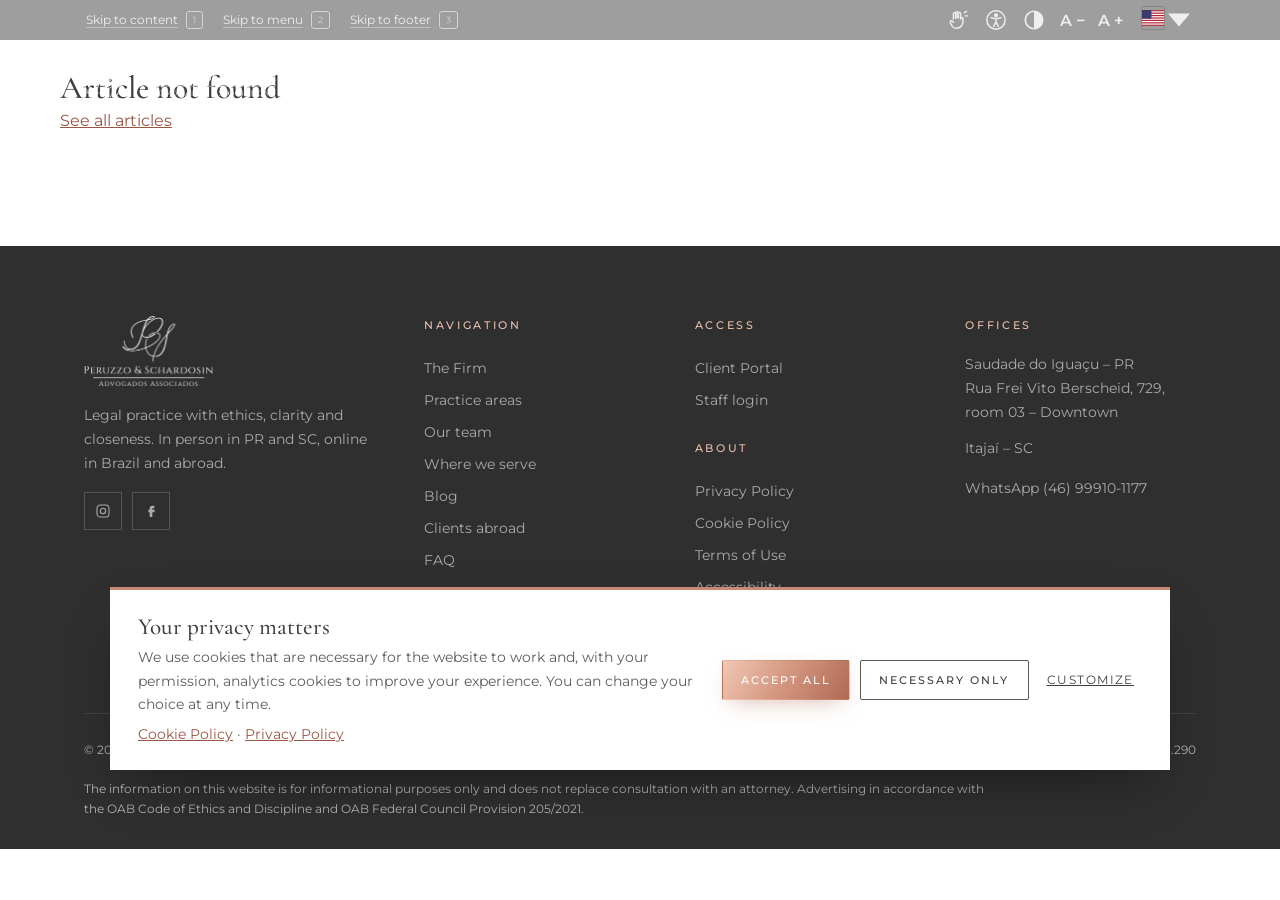
<file: blog/artigo.html>
<!DOCTYPE html>
<html lang="pt-BR" data-raiz="../">
<head>
<meta charset="UTF-8">
<meta name="viewport" content="width=device-width, initial-scale=1">
<title>Artigo – Peruzzo & Schardosin</title>
<meta name="description" content="Artigo do blog Peruzzo & Schardosin.">
<meta name="robots" content="index, follow">
<meta name="theme-color" content="#2F2D2D">
<link rel="canonical" href="https://www.peruzzoschardosin.adv.br/blog/artigo.html">
<link rel="icon" type="image/png" sizes="32x32" href="../assets/img/icones/favicon-32.png">
<link rel="icon" type="image/png" sizes="192x192" href="../assets/img/icones/icone-192.png">
<link rel="apple-touch-icon" href="../assets/img/icones/apple-touch-icon.png">
<link rel="manifest" href="../site.webmanifest">
<link rel="preconnect" href="https://fonts.googleapis.com">
<link rel="preconnect" href="https://fonts.gstatic.com" crossorigin>
<link href="https://fonts.googleapis.com/css2?family=Cormorant+Garamond:ital,wght@0,400;0,500;0,600;1,400&family=Montserrat:wght@300;400;500;600&display=swap" rel="stylesheet">
<link rel="stylesheet" href="../assets/css/site.css">
</head>
<body>
<header id="topo" class="interno">
<div class="barra-a11y">
  <div class="wrap barra-in">
    <nav class="atalhos" aria-label="Atalhos de acessibilidade">
      <a href="#conteudo" data-i18n>Ir para o conteúdo</a><kbd aria-hidden="true">1</kbd>
      <a href="#menu" data-i18n>Ir para o menu</a><kbd aria-hidden="true">2</kbd>
      <a href="#rodape" data-i18n>Ir para o rodapé</a><kbd aria-hidden="true">3</kbd>
    </nav>
    <div class="ferramentas">
      <button type="button" class="ft" id="btnLibras" data-i18n-attr="aria-label|title" aria-label="Tradução para Libras (VLibras)" title="Tradução para Libras (VLibras)"><svg viewBox="0 0 24 24" aria-hidden="true" fill="none" stroke="currentColor" stroke-width="1.6" stroke-linecap="round" stroke-linejoin="round"><path d="M7 11V5.5a1.3 1.3 0 012.6 0V10"/><path d="M9.6 9.5V4.2a1.3 1.3 0 012.6 0v5.3"/><path d="M12.2 9.5V5a1.3 1.3 0 012.6 0v6"/><path d="M14.8 10.5a1.3 1.3 0 012.6 0V14a7 7 0 01-7 7h-.6a5 5 0 01-4-2L3.6 15a1.4 1.4 0 012.1-1.8L7 14.5"/><path d="M19 4l2-1.5M20 7.5h2.2"/></svg></button>
      <button type="button" class="ft" id="btnA11y" aria-haspopup="dialog" aria-controls="painelA11y" data-i18n-attr="aria-label|title" aria-label="Recursos de acessibilidade" title="Recursos de acessibilidade"><svg viewBox="0 0 24 24" aria-hidden="true" fill="none" stroke="currentColor" stroke-width="1.6" stroke-linecap="round"><circle cx="12" cy="12" r="10"/><circle cx="12" cy="6.8" r="1.5" fill="currentColor"/><path d="M6.5 9.5l5.5 1.2 5.5-1.2M12 10.7V14l-2.5 5M12 14l2.5 5"/></svg></button>
      <button type="button" class="ft" id="btnContraste" aria-pressed="false" data-i18n-attr="aria-label|title" aria-label="Alto contraste" title="Alto contraste"><svg viewBox="0 0 24 24" aria-hidden="true"><circle cx="12" cy="12" r="9.5" fill="none" stroke="currentColor" stroke-width="1.8"/><path d="M12 2.5a9.5 9.5 0 010 19z" fill="currentColor"/></svg></button>
      <button type="button" class="ft txt" id="btnMenos" data-i18n-attr="aria-label|title" aria-label="A− Diminuir o tamanho do texto" title="Diminuir o tamanho do texto">A<span aria-hidden="true">−</span></button>
      <button type="button" class="ft txt" id="btnMais" data-i18n-attr="aria-label|title" aria-label="A+ Aumentar o tamanho do texto" title="Aumentar o tamanho do texto">A<span aria-hidden="true">+</span></button>
      <div class="idioma">
        <button type="button" class="ft idioma-btn" id="btnIdioma" aria-expanded="false" aria-controls="listaIdioma" aria-label="Idioma: Português (Brasil)"><span class="flag-atual"><svg class="flag" viewBox="0 0 28 20" aria-hidden="true"><rect width="28" height="20" rx="2" fill="#229E45"/><path d="M14 3l10 7-10 7-10-7z" fill="#F8E509"/><circle cx="14" cy="10" r="4.2" fill="#2B49A3"/><path d="M10.2 9.2c2.6-.6 5.3-.2 7.6 1.2" stroke="#fff" stroke-width=".8" fill="none"/></svg></span><svg class="caret" viewBox="0 0 10 6" aria-hidden="true"><path d="M0 0l5 6 5-6z" fill="currentColor"/></svg></button>
        <ul id="listaIdioma" class="lista-idioma" hidden>
          <li><button type="button" data-lang="pt" lang="pt-BR"><svg class="flag" viewBox="0 0 28 20" aria-hidden="true"><rect width="28" height="20" rx="2" fill="#229E45"/><path d="M14 3l10 7-10 7-10-7z" fill="#F8E509"/><circle cx="14" cy="10" r="4.2" fill="#2B49A3"/><path d="M10.2 9.2c2.6-.6 5.3-.2 7.6 1.2" stroke="#fff" stroke-width=".8" fill="none"/></svg><span>Português (Brasil)</span></button></li>
          <li><button type="button" data-lang="en" lang="en"><svg class="flag" viewBox="0 0 28 20" aria-hidden="true"><rect width="28" height="20" rx="2" fill="#fff"/><g fill="#B22234"><rect y="0" width="28" height="1.54"/><rect y="3.08" width="28" height="1.54"/><rect y="6.15" width="28" height="1.54"/><rect y="9.23" width="28" height="1.54"/><rect y="12.3" width="28" height="1.54"/><rect y="15.4" width="28" height="1.54"/><rect y="18.46" width="28" height="1.54"/></g><rect width="12" height="10.8" fill="#3C3B6E"/></svg><span>English</span></button></li>
          <li><button type="button" data-lang="es" lang="es"><svg class="flag" viewBox="0 0 28 20" aria-hidden="true"><rect width="28" height="20" rx="2" fill="#AA151B"/><rect y="5" width="28" height="10" fill="#F1BF00"/></svg><span>Español</span></button></li>
        </ul>
      </div>
    </div>
  </div>
</div>
  <div class="wrap nav">
    <a href="../index.html" class="marca" aria-label="Peruzzo & Schardosin – início" data-i18n-attr="aria-label"><img class="l-cla" src="../assets/img/marca/logo-horizontal-branco.png" alt="Peruzzo &amp; Schardosin Advogados Associados" width="1171" height="220"><img class="l-esc" src="../assets/img/marca/logo-horizontal-grafite.png" alt="" width="1171" height="220"></a>
    <nav class="menu" id="menu" aria-label="Menu principal" data-i18n-attr="aria-label">
      <a class="lk" href="../index.html#escritorio" data-i18n>O Escritório</a>
      <a class="lk" href="../index.html#areas" data-i18n>Áreas de atuação</a>
      <a class="lk" href="../paginas/exterior.html" data-i18n>Exterior</a>
      <a class="lk" href="../equipe/index.html" data-i18n>Nosso time</a>
      <a class="lk" href="../blog/index.html" data-i18n>Blog</a>
      <a class="lk" href="../index.html#contato" data-i18n>Contato</a>
      <a class="btn btn-linha" href="../index.html#area-cliente" data-i18n>Área do Cliente</a>
    </nav>
    <div class="acoes">
      <a class="btn btn-rose so-desk" href="../index.html#contato" data-i18n>Iniciar atendimento</a>
      <button type="button" class="burger" id="burger" aria-label="Abrir menu" data-i18n-attr="aria-label" aria-expanded="false" aria-controls="menu"><span></span><span></span><span></span></button>
    </div>
  </div>
</header>
<main id="conteudo">
<div id="artigo" aria-live="polite"><section class="pagina-topo"><div class="wrap"><h1 data-i18n>Carregando artigo…</h1></div></section></div>
<script type="application/ld+json" id="ldArtigo">{}</script>
</main>
<footer id="rodape">
<div class="wrap">
<div class="rod">
<div><img alt="Peruzzo &amp; Schardosin" src="../assets/img/marca/logo-branco.png"/><p data-i18n>Advocacia com ética, clareza e proximidade. Presencial no PR e em SC, on-line no Brasil e no exterior.</p>
<div class="sociais">
<a aria-label="Instagram" data-i18n-attr="aria-label" href="https://www.instagram.com/peruzzo.schardosin/" rel="noopener" target="_blank"><svg aria-hidden="true" fill="none" stroke="currentColor" stroke-width="1.6" viewbox="0 0 24 24"><rect height="18" rx="5" width="18" x="3" y="3"></rect><circle cx="12" cy="12" r="4"></circle></svg></a>
<a aria-label="Facebook" data-i18n-attr="aria-label" href="https://www.facebook.com/p/Peruzzo-Schardosin-advogados-100054420043851/" rel="noopener" target="_blank"><svg aria-hidden="true" fill="currentColor" viewbox="0 0 24 24"><path d="M14 8h3V4h-3a4 4 0 00-4 4v2H8v4h2v7h4v-7h3l1-4h-4V8z"></path></svg></a>
</div></div>
<nav aria-label="Rodapé" data-i18n-attr="aria-label"><h4 data-i18n>Navegação</h4><a data-i18n href="../index.html#escritorio">O Escritório</a><a data-i18n href="../index.html#areas">Áreas de atuação</a><a data-i18n href="../index.html#equipe">Nosso time</a><a data-i18n href="../index.html#onde">Onde atendemos</a><a data-i18n href="../blog/index.html">Blog</a><a data-i18n href="../paginas/exterior.html">Atendimento no exterior</a><a data-i18n href="../index.html#faq">Perguntas frequentes</a></nav>
<div><h4 data-i18n>Acesso</h4><a  data-i18n href="../index.html#area-cliente">Área do Cliente</a><a  data-i18n href="../index.html#area-cliente">Acesso da Equipe</a><h4 class="h4-esp" data-i18n>Institucional</h4><a data-i18n href="../paginas/privacidade.html">Política de Privacidade</a><a data-i18n href="../paginas/cookies.html">Política de Cookies</a><a data-i18n href="../paginas/termos.html">Termos de Uso</a><a data-i18n href="../paginas/acessibilidade.html">Acessibilidade</a><a data-i18n href="../paginas/meus-dados.html">Meus dados (LGPD)</a><a data-cookie="abrir" data-i18n href="#">Preferências de cookies</a></div>
<div><h4 data-i18n>Unidades</h4><span data-i18n>Saudade do Iguaçu – PR<br/>Rua Frei Vito Berscheid, 729, sala 03 – Centro</span><span data-i18n style="display:block;margin-top:12px">Itajaí – SC</span><a href="https://wa.me/5546999101177" target="_blank" rel="noopener" style="margin-top:12px">WhatsApp (46) 99910-1177</a></div>
</div>
<div class="copy"><span><span data-i18n>©</span> <span id="ano"></span> <span data-i18n>Peruzzo &amp; Schardosin Advogados Associados. Todos os direitos reservados.</span></span><span data-i18n>OAB/PR 74.659 · OAB/PR 85.895 · OAB/PR 133.290</span></div>
<p class="disclaimer" data-i18n>As informações deste site têm caráter informativo e não substituem a consulta com um advogado. Publicidade em conformidade com o Código de Ética e Disciplina da OAB e o Provimento 205/2021 do Conselho Federal da OAB.</p>
</div>
</footer>
<div class="painel-fundo" id="painelFundo" hidden></div>
<aside class="painel-a11y" id="painelA11y" role="dialog" aria-modal="true" aria-labelledby="painelTit" hidden>
  <div class="painel-topo">
    <h2 id="painelTit" data-i18n>Recursos de acessibilidade</h2>
    <button type="button" class="painel-fechar" id="painelFechar" data-i18n-attr="aria-label" aria-label="Fechar painel de acessibilidade">×</button>
  </div>
  <div class="painel-corpo">
    <div class="opc-grade">
      <button type="button" class="opc" data-opc="contraste" aria-pressed="false"><svg viewBox="0 0 24 24" aria-hidden="true"><circle cx="12" cy="12" r="9.5" fill="none" stroke="currentColor" stroke-width="1.8"/><path d="M12 2.5a9.5 9.5 0 010 19z" fill="currentColor"/></svg><span data-i18n>Alto contraste</span></button>
      <button type="button" class="opc" data-opc="links" aria-pressed="false"><svg viewBox="0 0 24 24" aria-hidden="true" fill="none" stroke="currentColor" stroke-width="1.6"><path d="M10 14a4 4 0 005.7 0l3-3a4 4 0 00-5.7-5.7l-1 1M14 10a4 4 0 00-5.7 0l-3 3a4 4 0 005.7 5.7l1-1"/><path d="M4 22h16"/></svg><span data-i18n>Destacar links</span></button>
      <button type="button" class="opc" data-opc="espaco" aria-pressed="false"><svg viewBox="0 0 24 24" aria-hidden="true" fill="none" stroke="currentColor" stroke-width="1.6"><path d="M4 6h16M4 12h16M4 18h10"/><path d="M21 15v6M19 17l2-2 2 2M19 19l2 2 2-2" transform="translate(-2 0)"/></svg><span data-i18n>Espaçar texto</span></button>
      <button type="button" class="opc" data-opc="legivel" aria-pressed="false"><svg viewBox="0 0 24 24" aria-hidden="true" fill="none" stroke="currentColor" stroke-width="1.6"><path d="M4 19L9 5l5 14M6 14h6M15 19v-6a3 3 0 016 0v6M15 16h6"/></svg><span data-i18n>Fonte legível</span></button>
      <button type="button" class="opc" data-opc="semanim" aria-pressed="false"><svg viewBox="0 0 24 24" aria-hidden="true" fill="none" stroke="currentColor" stroke-width="1.6"><circle cx="12" cy="12" r="9"/><path d="M10 9v6M14 9v6"/></svg><span data-i18n>Pausar animações</span></button>
      <button type="button" class="opc" data-opc="cursor" aria-pressed="false"><svg viewBox="0 0 24 24" aria-hidden="true" fill="none" stroke="currentColor" stroke-width="1.6"><path d="M5 3l14 7-6 2-2 6z"/></svg><span data-i18n>Cursor grande</span></button>
    </div>
    <div class="opc-fonte">
      <span data-i18n>Tamanho do texto</span>
      <div class="fonte-ctrl">
        <button type="button" class="ft txt" data-fonte="-1" data-i18n-attr="aria-label" aria-label="A− Diminuir o tamanho do texto">A<span aria-hidden="true">−</span></button>
        <output id="fontePct" aria-live="polite">100%</output>
        <button type="button" class="ft txt" data-fonte="1" data-i18n-attr="aria-label" aria-label="A+ Aumentar o tamanho do texto">A<span aria-hidden="true">+</span></button>
      </div>
    </div>
    <button type="button" class="btn btn-linha painel-reset" id="a11yReset" data-i18n>Restaurar padrão</button>
    <h3 data-i18n>Atalhos de teclado</h3>
    <dl class="atalhos-lista">
      <div><dt><kbd>Alt</kbd> + <kbd>1</kbd></dt><dd data-i18n>Ir para o conteúdo</dd></div>
      <div><dt><kbd>Alt</kbd> + <kbd>2</kbd></dt><dd data-i18n>Ir para o menu</dd></div>
      <div><dt><kbd>Alt</kbd> + <kbd>3</kbd></dt><dd data-i18n>Ir para o rodapé</dd></div>
      <div><dt><kbd>Alt</kbd> + <kbd>4</kbd></dt><dd data-i18n>Abrir este painel</dd></div>
    </dl>
    <p class="painel-nota"><a href="../paginas/acessibilidade.html" data-i18n>Declaração de acessibilidade</a></p>
  </div>
</aside>
<div class="aviso-flut" id="avisoFlut" role="status" aria-live="polite" hidden></div>
<section class="cookie-banner" id="cookieBanner" aria-labelledby="cookieTit" hidden>
  <div class="cookie-in">
    <div class="cookie-txt">
      <h2 id="cookieTit" data-i18n>Sua privacidade importa</h2>
      <p data-i18n>Usamos cookies necessários para o funcionamento do site e, com a sua autorização, cookies de análise para melhorar a sua experiência. Você pode mudar a sua escolha a qualquer momento.</p>
      <p class="cookie-links"><a href="../paginas/cookies.html" data-i18n>Política de Cookies</a> · <a href="../paginas/privacidade.html" data-i18n>Política de Privacidade</a></p>
    </div>
    <div class="cookie-acoes">
      <button type="button" class="btn btn-rose" data-cookie="todos" data-i18n>Aceitar todos</button>
      <button type="button" class="btn btn-linha" data-cookie="necessarios" data-i18n>Somente necessários</button>
      <button type="button" class="btn-texto" data-cookie="personalizar" data-i18n>Personalizar</button>
    </div>
  </div>
</section>
<div class="modal" id="modalCookies" role="dialog" aria-modal="true" aria-labelledby="cookiePrefTit">
  <div class="box box-largo">
    <button type="button" class="fechar fechar-escuro" data-fechar data-i18n-attr="aria-label" aria-label="Fechar">×</button>
    <div class="cookie-pref">
      <h2 id="cookiePrefTit" data-i18n>Preferências de cookies</h2>
      <p data-i18n>Escolha quais categorias de cookies você autoriza. Os cookies necessários não podem ser desativados, pois garantem o funcionamento básico do site.</p>
      <div class="cat">
        <div><h3 data-i18n>Necessários</h3><p data-i18n>Guardam sua escolha de cookies, idioma e preferências de acessibilidade.</p></div>
        <span class="sempre" data-i18n>Sempre ativos</span>
      </div>
      <div class="cat">
        <div><h3 id="catAnalise" data-i18n>Análise e desempenho</h3><p data-i18n>Medem visitas de forma agregada para entendermos como o site é usado.</p></div>
        <label class="chave"><input type="checkbox" id="ckAnalise" aria-labelledby="catAnalise"><span aria-hidden="true"></span></label>
      </div>
      <div class="cat">
        <div><h3 id="catMarketing" data-i18n>Marketing</h3><p data-i18n>Permitiriam medir campanhas em redes sociais. Hoje o site não utiliza.</p></div>
        <label class="chave"><input type="checkbox" id="ckMarketing" aria-labelledby="catMarketing"><span aria-hidden="true"></span></label>
      </div>
      <div class="cookie-acoes fim">
        <button type="button" class="btn btn-linha" data-cookie="necessarios" data-i18n>Somente necessários</button>
        <button type="button" class="btn btn-rose" data-cookie="salvar" data-i18n>Salvar preferências</button>
      </div>
    </div>
  </div>
</div>
<div vw class="enabled"><div vw-access-button class="active"></div><div vw-plugin-wrapper><div class="vw-plugin-top-wrapper"></div></div></div>
<script src="../assets/js/i18n.js"></script>
<script src="../assets/js/acessibilidade.js"></script>
<script src="../assets/js/interno.js"></script>
<script src="../blog/artigos.js"></script>
<script src="../assets/js/blog.js"></script>
</body>
</html>
</file>
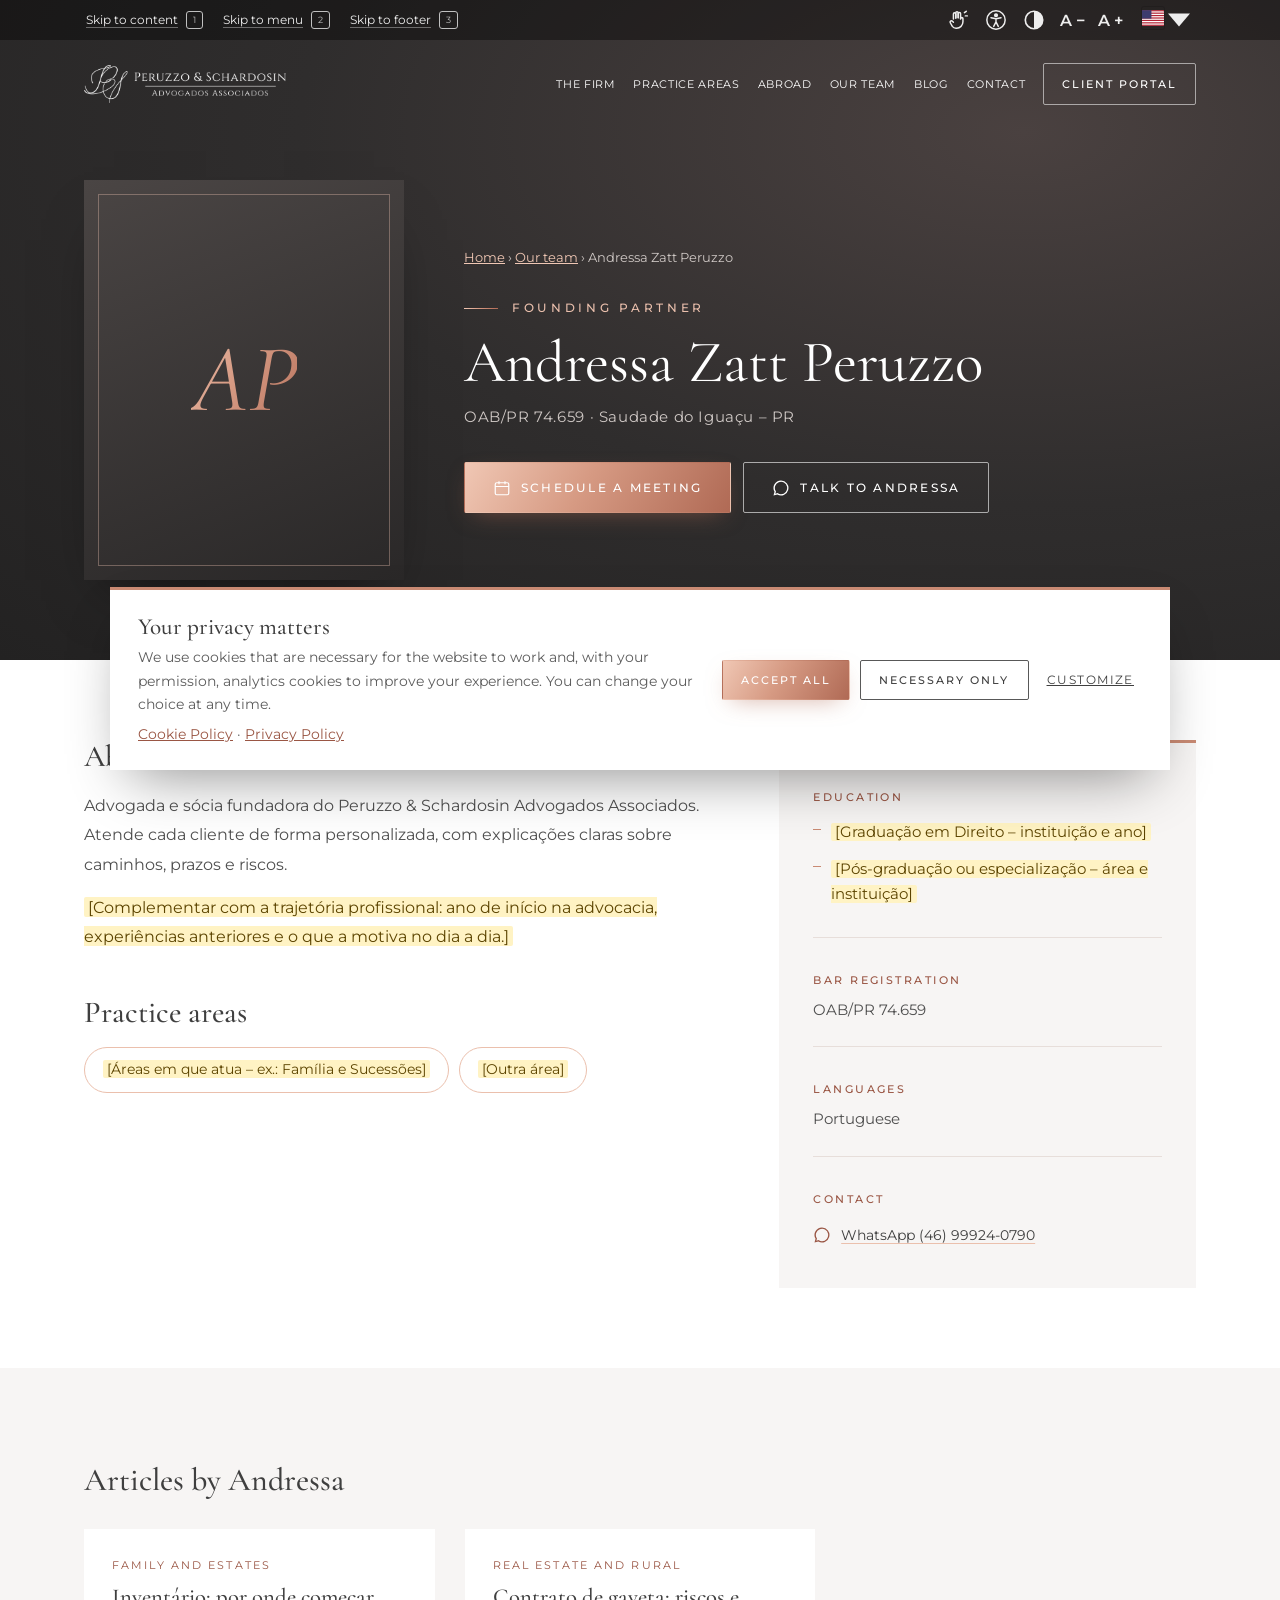
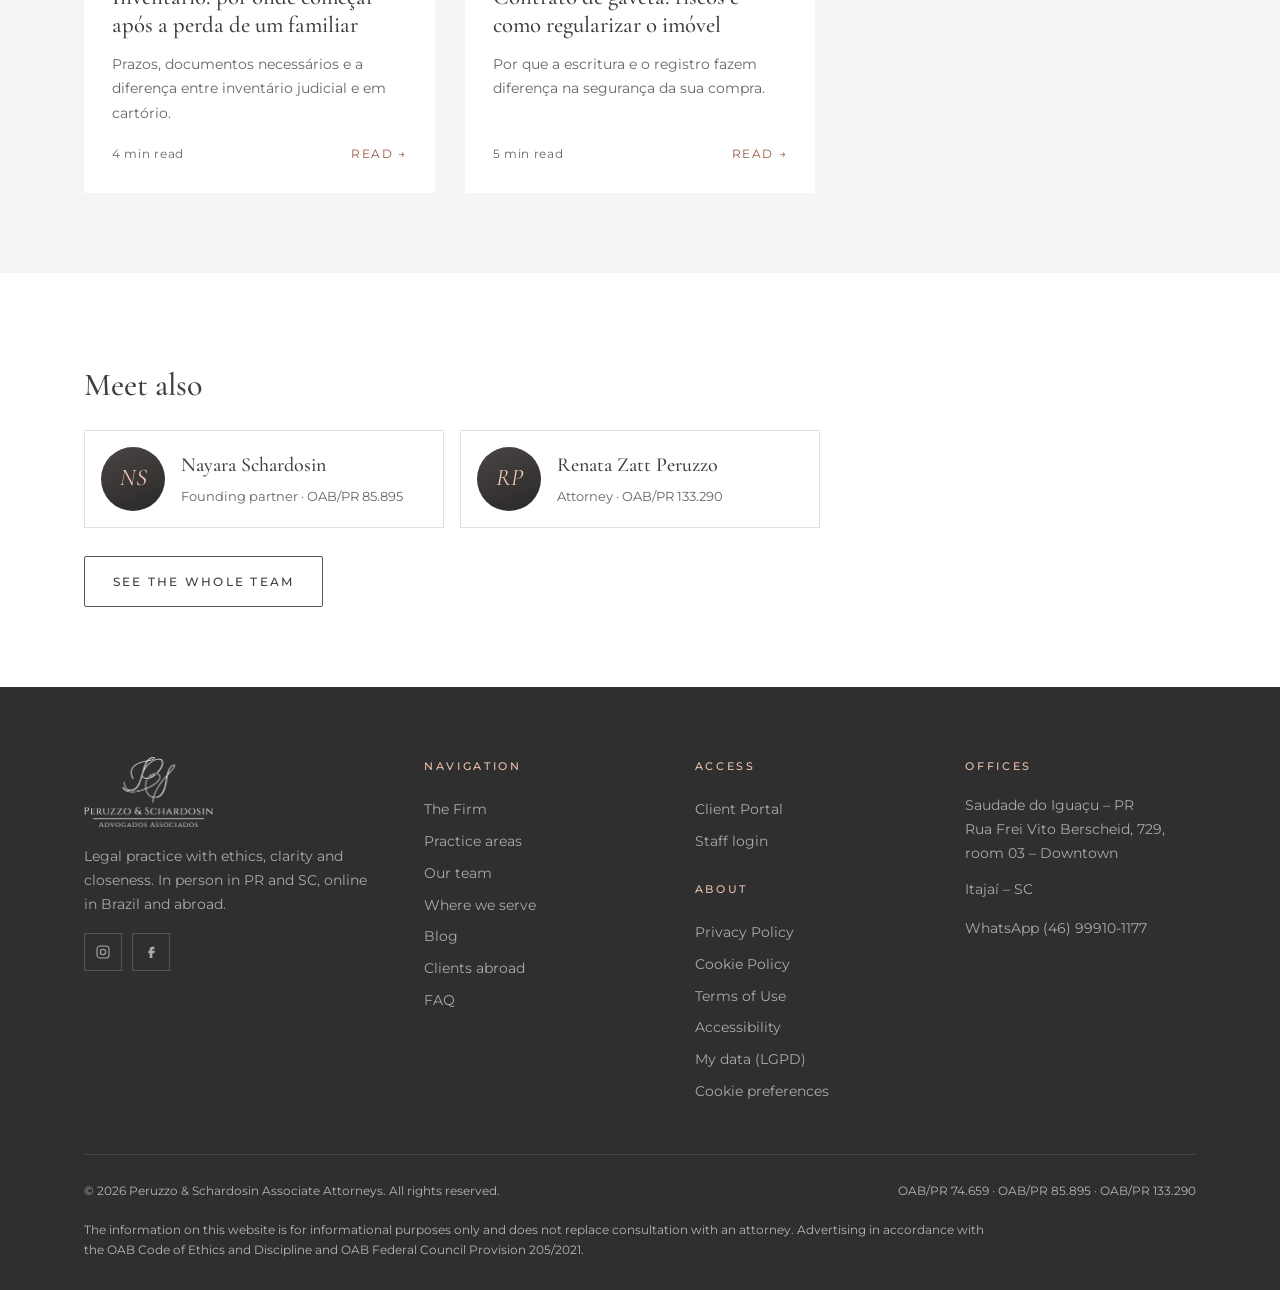
<file: equipe/perfil.html>
<!DOCTYPE html>
<html lang="pt-BR" data-raiz="../">
<head>
<meta charset="UTF-8">
<meta name="viewport" content="width=device-width, initial-scale=1">
<title>Perfil – Peruzzo & Schardosin</title>
<meta name="description" content="Perfil profissional da equipe Peruzzo & Schardosin.">
<meta name="robots" content="index, follow">
<meta name="theme-color" content="#2F2D2D">
<link rel="canonical" href="https://www.peruzzoschardosin.adv.br/equipe/perfil.html">
<link rel="icon" type="image/png" sizes="32x32" href="../assets/img/icones/favicon-32.png">
<link rel="icon" type="image/png" sizes="192x192" href="../assets/img/icones/icone-192.png">
<link rel="apple-touch-icon" href="../assets/img/icones/apple-touch-icon.png">
<link rel="manifest" href="../site.webmanifest">
<link rel="preconnect" href="https://fonts.googleapis.com">
<link rel="preconnect" href="https://fonts.gstatic.com" crossorigin>
<link href="https://fonts.googleapis.com/css2?family=Cormorant+Garamond:ital,wght@0,400;0,500;0,600;1,400&family=Montserrat:wght@300;400;500;600&display=swap" rel="stylesheet">
<link rel="stylesheet" href="../assets/css/site.css">
</head>
<body>
<header id="topo" class="interno">
<div class="barra-a11y">
  <div class="wrap barra-in">
    <nav class="atalhos" aria-label="Atalhos de acessibilidade">
      <a href="#conteudo" data-i18n>Ir para o conteúdo</a><kbd aria-hidden="true">1</kbd>
      <a href="#menu" data-i18n>Ir para o menu</a><kbd aria-hidden="true">2</kbd>
      <a href="#rodape" data-i18n>Ir para o rodapé</a><kbd aria-hidden="true">3</kbd>
    </nav>
    <div class="ferramentas">
      <button type="button" class="ft" id="btnLibras" data-i18n-attr="aria-label|title" aria-label="Tradução para Libras (VLibras)" title="Tradução para Libras (VLibras)"><svg viewBox="0 0 24 24" aria-hidden="true" fill="none" stroke="currentColor" stroke-width="1.6" stroke-linecap="round" stroke-linejoin="round"><path d="M7 11V5.5a1.3 1.3 0 012.6 0V10"/><path d="M9.6 9.5V4.2a1.3 1.3 0 012.6 0v5.3"/><path d="M12.2 9.5V5a1.3 1.3 0 012.6 0v6"/><path d="M14.8 10.5a1.3 1.3 0 012.6 0V14a7 7 0 01-7 7h-.6a5 5 0 01-4-2L3.6 15a1.4 1.4 0 012.1-1.8L7 14.5"/><path d="M19 4l2-1.5M20 7.5h2.2"/></svg></button>
      <button type="button" class="ft" id="btnA11y" aria-haspopup="dialog" aria-controls="painelA11y" data-i18n-attr="aria-label|title" aria-label="Recursos de acessibilidade" title="Recursos de acessibilidade"><svg viewBox="0 0 24 24" aria-hidden="true" fill="none" stroke="currentColor" stroke-width="1.6" stroke-linecap="round"><circle cx="12" cy="12" r="10"/><circle cx="12" cy="6.8" r="1.5" fill="currentColor"/><path d="M6.5 9.5l5.5 1.2 5.5-1.2M12 10.7V14l-2.5 5M12 14l2.5 5"/></svg></button>
      <button type="button" class="ft" id="btnContraste" aria-pressed="false" data-i18n-attr="aria-label|title" aria-label="Alto contraste" title="Alto contraste"><svg viewBox="0 0 24 24" aria-hidden="true"><circle cx="12" cy="12" r="9.5" fill="none" stroke="currentColor" stroke-width="1.8"/><path d="M12 2.5a9.5 9.5 0 010 19z" fill="currentColor"/></svg></button>
      <button type="button" class="ft txt" id="btnMenos" data-i18n-attr="aria-label|title" aria-label="A− Diminuir o tamanho do texto" title="Diminuir o tamanho do texto">A<span aria-hidden="true">−</span></button>
      <button type="button" class="ft txt" id="btnMais" data-i18n-attr="aria-label|title" aria-label="A+ Aumentar o tamanho do texto" title="Aumentar o tamanho do texto">A<span aria-hidden="true">+</span></button>
      <div class="idioma">
        <button type="button" class="ft idioma-btn" id="btnIdioma" aria-expanded="false" aria-controls="listaIdioma" aria-label="Idioma: Português (Brasil)"><span class="flag-atual"><svg class="flag" viewBox="0 0 28 20" aria-hidden="true"><rect width="28" height="20" rx="2" fill="#229E45"/><path d="M14 3l10 7-10 7-10-7z" fill="#F8E509"/><circle cx="14" cy="10" r="4.2" fill="#2B49A3"/><path d="M10.2 9.2c2.6-.6 5.3-.2 7.6 1.2" stroke="#fff" stroke-width=".8" fill="none"/></svg></span><svg class="caret" viewBox="0 0 10 6" aria-hidden="true"><path d="M0 0l5 6 5-6z" fill="currentColor"/></svg></button>
        <ul id="listaIdioma" class="lista-idioma" hidden>
          <li><button type="button" data-lang="pt" lang="pt-BR"><svg class="flag" viewBox="0 0 28 20" aria-hidden="true"><rect width="28" height="20" rx="2" fill="#229E45"/><path d="M14 3l10 7-10 7-10-7z" fill="#F8E509"/><circle cx="14" cy="10" r="4.2" fill="#2B49A3"/><path d="M10.2 9.2c2.6-.6 5.3-.2 7.6 1.2" stroke="#fff" stroke-width=".8" fill="none"/></svg><span>Português (Brasil)</span></button></li>
          <li><button type="button" data-lang="en" lang="en"><svg class="flag" viewBox="0 0 28 20" aria-hidden="true"><rect width="28" height="20" rx="2" fill="#fff"/><g fill="#B22234"><rect y="0" width="28" height="1.54"/><rect y="3.08" width="28" height="1.54"/><rect y="6.15" width="28" height="1.54"/><rect y="9.23" width="28" height="1.54"/><rect y="12.3" width="28" height="1.54"/><rect y="15.4" width="28" height="1.54"/><rect y="18.46" width="28" height="1.54"/></g><rect width="12" height="10.8" fill="#3C3B6E"/></svg><span>English</span></button></li>
          <li><button type="button" data-lang="es" lang="es"><svg class="flag" viewBox="0 0 28 20" aria-hidden="true"><rect width="28" height="20" rx="2" fill="#AA151B"/><rect y="5" width="28" height="10" fill="#F1BF00"/></svg><span>Español</span></button></li>
        </ul>
      </div>
    </div>
  </div>
</div>
  <div class="wrap nav">
    <a href="../index.html" class="marca" aria-label="Peruzzo & Schardosin – início" data-i18n-attr="aria-label"><img class="l-cla" src="../assets/img/marca/logo-horizontal-branco.png" alt="Peruzzo &amp; Schardosin Advogados Associados" width="1171" height="220"><img class="l-esc" src="../assets/img/marca/logo-horizontal-grafite.png" alt="" width="1171" height="220"></a>
    <nav class="menu" id="menu" aria-label="Menu principal" data-i18n-attr="aria-label">
      <a class="lk" href="../index.html#escritorio" data-i18n>O Escritório</a>
      <a class="lk" href="../index.html#areas" data-i18n>Áreas de atuação</a>
      <a class="lk" href="../paginas/exterior.html" data-i18n>Exterior</a>
      <a class="lk" href="../equipe/index.html" data-i18n>Nosso time</a>
      <a class="lk" href="../blog/index.html" data-i18n>Blog</a>
      <a class="lk" href="../index.html#contato" data-i18n>Contato</a>
      <a class="btn btn-linha" href="../index.html#area-cliente" data-i18n>Área do Cliente</a>
    </nav>
    <div class="acoes">
      <a class="btn btn-rose so-desk" href="../index.html#contato" data-i18n>Iniciar atendimento</a>
      <button type="button" class="burger" id="burger" aria-label="Abrir menu" data-i18n-attr="aria-label" aria-expanded="false" aria-controls="menu"><span></span><span></span><span></span></button>
    </div>
  </div>
</header>
<main id="conteudo">
<div id="perfil" aria-live="polite"><section class="pagina-topo"><div class="wrap"><h1 data-i18n>Carregando perfil…</h1></div></section></div>
<script type="application/ld+json" id="ldPerfil">{}</script>
</main>
<footer id="rodape">
<div class="wrap">
<div class="rod">
<div><img alt="Peruzzo &amp; Schardosin" src="../assets/img/marca/logo-branco.png"/><p data-i18n>Advocacia com ética, clareza e proximidade. Presencial no PR e em SC, on-line no Brasil e no exterior.</p>
<div class="sociais">
<a aria-label="Instagram" data-i18n-attr="aria-label" href="https://www.instagram.com/peruzzo.schardosin/" rel="noopener" target="_blank"><svg aria-hidden="true" fill="none" stroke="currentColor" stroke-width="1.6" viewbox="0 0 24 24"><rect height="18" rx="5" width="18" x="3" y="3"></rect><circle cx="12" cy="12" r="4"></circle></svg></a>
<a aria-label="Facebook" data-i18n-attr="aria-label" href="https://www.facebook.com/p/Peruzzo-Schardosin-advogados-100054420043851/" rel="noopener" target="_blank"><svg aria-hidden="true" fill="currentColor" viewbox="0 0 24 24"><path d="M14 8h3V4h-3a4 4 0 00-4 4v2H8v4h2v7h4v-7h3l1-4h-4V8z"></path></svg></a>
</div></div>
<nav aria-label="Rodapé" data-i18n-attr="aria-label"><h4 data-i18n>Navegação</h4><a data-i18n href="../index.html#escritorio">O Escritório</a><a data-i18n href="../index.html#areas">Áreas de atuação</a><a data-i18n href="../index.html#equipe">Nosso time</a><a data-i18n href="../index.html#onde">Onde atendemos</a><a data-i18n href="../blog/index.html">Blog</a><a data-i18n href="../paginas/exterior.html">Atendimento no exterior</a><a data-i18n href="../index.html#faq">Perguntas frequentes</a></nav>
<div><h4 data-i18n>Acesso</h4><a  data-i18n href="../index.html#area-cliente">Área do Cliente</a><a  data-i18n href="../index.html#area-cliente">Acesso da Equipe</a><h4 class="h4-esp" data-i18n>Institucional</h4><a data-i18n href="../paginas/privacidade.html">Política de Privacidade</a><a data-i18n href="../paginas/cookies.html">Política de Cookies</a><a data-i18n href="../paginas/termos.html">Termos de Uso</a><a data-i18n href="../paginas/acessibilidade.html">Acessibilidade</a><a data-i18n href="../paginas/meus-dados.html">Meus dados (LGPD)</a><a data-cookie="abrir" data-i18n href="#">Preferências de cookies</a></div>
<div><h4 data-i18n>Unidades</h4><span data-i18n>Saudade do Iguaçu – PR<br/>Rua Frei Vito Berscheid, 729, sala 03 – Centro</span><span data-i18n style="display:block;margin-top:12px">Itajaí – SC</span><a href="https://wa.me/5546999101177" target="_blank" rel="noopener" style="margin-top:12px">WhatsApp (46) 99910-1177</a></div>
</div>
<div class="copy"><span><span data-i18n>©</span> <span id="ano"></span> <span data-i18n>Peruzzo &amp; Schardosin Advogados Associados. Todos os direitos reservados.</span></span><span data-i18n>OAB/PR 74.659 · OAB/PR 85.895 · OAB/PR 133.290</span></div>
<p class="disclaimer" data-i18n>As informações deste site têm caráter informativo e não substituem a consulta com um advogado. Publicidade em conformidade com o Código de Ética e Disciplina da OAB e o Provimento 205/2021 do Conselho Federal da OAB.</p>
</div>
</footer>
<div class="painel-fundo" id="painelFundo" hidden></div>
<aside class="painel-a11y" id="painelA11y" role="dialog" aria-modal="true" aria-labelledby="painelTit" hidden>
  <div class="painel-topo">
    <h2 id="painelTit" data-i18n>Recursos de acessibilidade</h2>
    <button type="button" class="painel-fechar" id="painelFechar" data-i18n-attr="aria-label" aria-label="Fechar painel de acessibilidade">×</button>
  </div>
  <div class="painel-corpo">
    <div class="opc-grade">
      <button type="button" class="opc" data-opc="contraste" aria-pressed="false"><svg viewBox="0 0 24 24" aria-hidden="true"><circle cx="12" cy="12" r="9.5" fill="none" stroke="currentColor" stroke-width="1.8"/><path d="M12 2.5a9.5 9.5 0 010 19z" fill="currentColor"/></svg><span data-i18n>Alto contraste</span></button>
      <button type="button" class="opc" data-opc="links" aria-pressed="false"><svg viewBox="0 0 24 24" aria-hidden="true" fill="none" stroke="currentColor" stroke-width="1.6"><path d="M10 14a4 4 0 005.7 0l3-3a4 4 0 00-5.7-5.7l-1 1M14 10a4 4 0 00-5.7 0l-3 3a4 4 0 005.7 5.7l1-1"/><path d="M4 22h16"/></svg><span data-i18n>Destacar links</span></button>
      <button type="button" class="opc" data-opc="espaco" aria-pressed="false"><svg viewBox="0 0 24 24" aria-hidden="true" fill="none" stroke="currentColor" stroke-width="1.6"><path d="M4 6h16M4 12h16M4 18h10"/><path d="M21 15v6M19 17l2-2 2 2M19 19l2 2 2-2" transform="translate(-2 0)"/></svg><span data-i18n>Espaçar texto</span></button>
      <button type="button" class="opc" data-opc="legivel" aria-pressed="false"><svg viewBox="0 0 24 24" aria-hidden="true" fill="none" stroke="currentColor" stroke-width="1.6"><path d="M4 19L9 5l5 14M6 14h6M15 19v-6a3 3 0 016 0v6M15 16h6"/></svg><span data-i18n>Fonte legível</span></button>
      <button type="button" class="opc" data-opc="semanim" aria-pressed="false"><svg viewBox="0 0 24 24" aria-hidden="true" fill="none" stroke="currentColor" stroke-width="1.6"><circle cx="12" cy="12" r="9"/><path d="M10 9v6M14 9v6"/></svg><span data-i18n>Pausar animações</span></button>
      <button type="button" class="opc" data-opc="cursor" aria-pressed="false"><svg viewBox="0 0 24 24" aria-hidden="true" fill="none" stroke="currentColor" stroke-width="1.6"><path d="M5 3l14 7-6 2-2 6z"/></svg><span data-i18n>Cursor grande</span></button>
    </div>
    <div class="opc-fonte">
      <span data-i18n>Tamanho do texto</span>
      <div class="fonte-ctrl">
        <button type="button" class="ft txt" data-fonte="-1" data-i18n-attr="aria-label" aria-label="A− Diminuir o tamanho do texto">A<span aria-hidden="true">−</span></button>
        <output id="fontePct" aria-live="polite">100%</output>
        <button type="button" class="ft txt" data-fonte="1" data-i18n-attr="aria-label" aria-label="A+ Aumentar o tamanho do texto">A<span aria-hidden="true">+</span></button>
      </div>
    </div>
    <button type="button" class="btn btn-linha painel-reset" id="a11yReset" data-i18n>Restaurar padrão</button>
    <h3 data-i18n>Atalhos de teclado</h3>
    <dl class="atalhos-lista">
      <div><dt><kbd>Alt</kbd> + <kbd>1</kbd></dt><dd data-i18n>Ir para o conteúdo</dd></div>
      <div><dt><kbd>Alt</kbd> + <kbd>2</kbd></dt><dd data-i18n>Ir para o menu</dd></div>
      <div><dt><kbd>Alt</kbd> + <kbd>3</kbd></dt><dd data-i18n>Ir para o rodapé</dd></div>
      <div><dt><kbd>Alt</kbd> + <kbd>4</kbd></dt><dd data-i18n>Abrir este painel</dd></div>
    </dl>
    <p class="painel-nota"><a href="../paginas/acessibilidade.html" data-i18n>Declaração de acessibilidade</a></p>
  </div>
</aside>
<div class="aviso-flut" id="avisoFlut" role="status" aria-live="polite" hidden></div>
<section class="cookie-banner" id="cookieBanner" aria-labelledby="cookieTit" hidden>
  <div class="cookie-in">
    <div class="cookie-txt">
      <h2 id="cookieTit" data-i18n>Sua privacidade importa</h2>
      <p data-i18n>Usamos cookies necessários para o funcionamento do site e, com a sua autorização, cookies de análise para melhorar a sua experiência. Você pode mudar a sua escolha a qualquer momento.</p>
      <p class="cookie-links"><a href="../paginas/cookies.html" data-i18n>Política de Cookies</a> · <a href="../paginas/privacidade.html" data-i18n>Política de Privacidade</a></p>
    </div>
    <div class="cookie-acoes">
      <button type="button" class="btn btn-rose" data-cookie="todos" data-i18n>Aceitar todos</button>
      <button type="button" class="btn btn-linha" data-cookie="necessarios" data-i18n>Somente necessários</button>
      <button type="button" class="btn-texto" data-cookie="personalizar" data-i18n>Personalizar</button>
    </div>
  </div>
</section>
<div class="modal" id="modalCookies" role="dialog" aria-modal="true" aria-labelledby="cookiePrefTit">
  <div class="box box-largo">
    <button type="button" class="fechar fechar-escuro" data-fechar data-i18n-attr="aria-label" aria-label="Fechar">×</button>
    <div class="cookie-pref">
      <h2 id="cookiePrefTit" data-i18n>Preferências de cookies</h2>
      <p data-i18n>Escolha quais categorias de cookies você autoriza. Os cookies necessários não podem ser desativados, pois garantem o funcionamento básico do site.</p>
      <div class="cat">
        <div><h3 data-i18n>Necessários</h3><p data-i18n>Guardam sua escolha de cookies, idioma e preferências de acessibilidade.</p></div>
        <span class="sempre" data-i18n>Sempre ativos</span>
      </div>
      <div class="cat">
        <div><h3 id="catAnalise" data-i18n>Análise e desempenho</h3><p data-i18n>Medem visitas de forma agregada para entendermos como o site é usado.</p></div>
        <label class="chave"><input type="checkbox" id="ckAnalise" aria-labelledby="catAnalise"><span aria-hidden="true"></span></label>
      </div>
      <div class="cat">
        <div><h3 id="catMarketing" data-i18n>Marketing</h3><p data-i18n>Permitiriam medir campanhas em redes sociais. Hoje o site não utiliza.</p></div>
        <label class="chave"><input type="checkbox" id="ckMarketing" aria-labelledby="catMarketing"><span aria-hidden="true"></span></label>
      </div>
      <div class="cookie-acoes fim">
        <button type="button" class="btn btn-linha" data-cookie="necessarios" data-i18n>Somente necessários</button>
        <button type="button" class="btn btn-rose" data-cookie="salvar" data-i18n>Salvar preferências</button>
      </div>
    </div>
  </div>
</div>
<div vw class="enabled"><div vw-access-button class="active"></div><div vw-plugin-wrapper><div class="vw-plugin-top-wrapper"></div></div></div>
<script src="../assets/js/i18n.js"></script>
<script src="../assets/js/acessibilidade.js"></script>
<script src="../assets/js/interno.js"></script>
<script src="../assets/js/equipe.js"></script><script src="../blog/artigos.js"></script>
<script src="../assets/js/blog.js"></script><script src="../assets/js/perfil.js"></script>
</body>
</html>
</file>
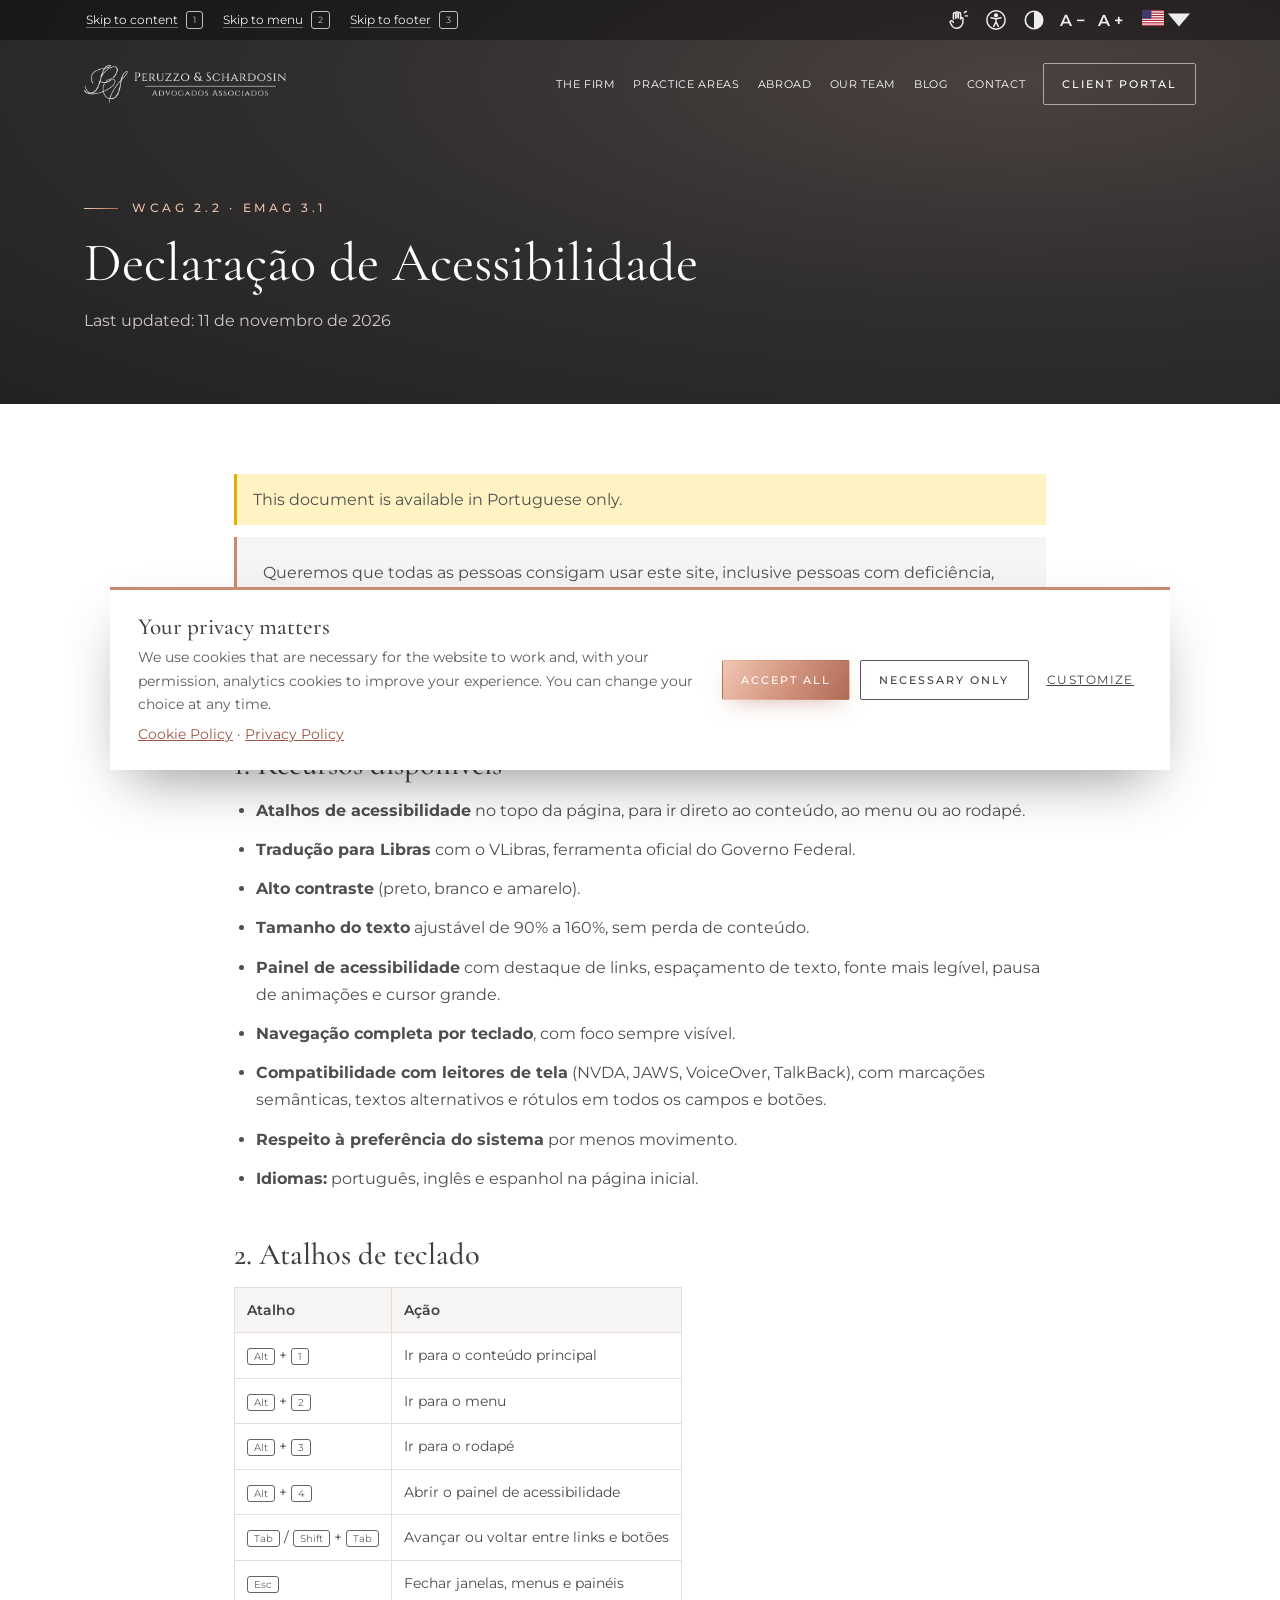
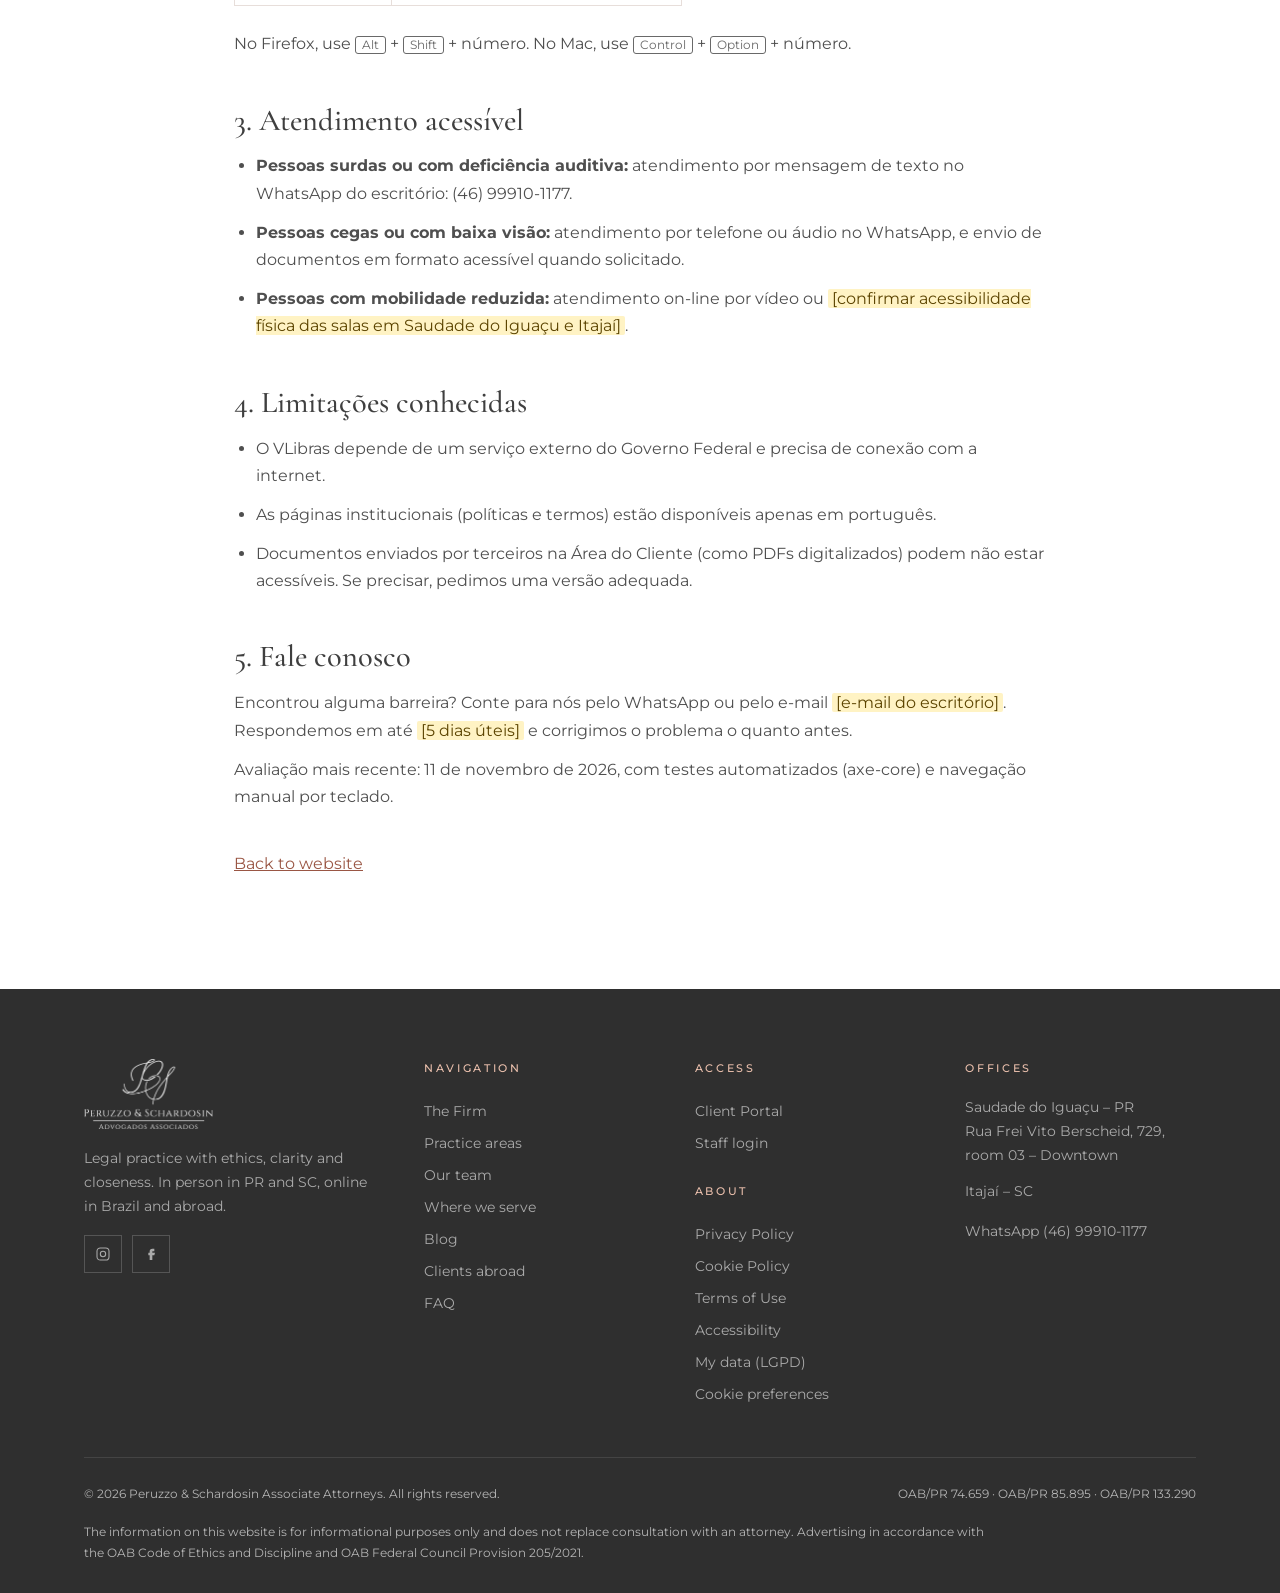
<file: paginas/acessibilidade.html>
<!DOCTYPE html>
<html lang="pt-BR" data-raiz="../">
<head>
<meta charset="UTF-8">
<meta name="viewport" content="width=device-width, initial-scale=1">
<title>Declaração de Acessibilidade – Peruzzo & Schardosin</title>
<meta name="description" content="Compromisso do escritório Peruzzo & Schardosin com a acessibilidade digital, recursos disponíveis e canais de contato.">
<meta name="robots" content="index, follow">
<meta name="theme-color" content="#2F2D2D">
<link rel="canonical" href="https://www.peruzzoschardosin.adv.br/paginas/acessibilidade.html">
<link rel="icon" type="image/png" sizes="32x32" href="../assets/img/icones/favicon-32.png">
<link rel="icon" type="image/png" sizes="192x192" href="../assets/img/icones/icone-192.png">
<link rel="apple-touch-icon" href="../assets/img/icones/apple-touch-icon.png">
<link rel="manifest" href="../site.webmanifest">
<link rel="preconnect" href="https://fonts.googleapis.com">
<link rel="preconnect" href="https://fonts.gstatic.com" crossorigin>
<link href="https://fonts.googleapis.com/css2?family=Cormorant+Garamond:ital,wght@0,400;0,500;0,600;1,400&family=Montserrat:wght@300;400;500;600&display=swap" rel="stylesheet">
<link rel="stylesheet" href="../assets/css/site.css">
</head>
<body>
<header id="topo" class="interno">
<div class="barra-a11y">
  <div class="wrap barra-in">
    <nav class="atalhos" aria-label="Atalhos de acessibilidade">
      <a href="#conteudo" data-i18n>Ir para o conteúdo</a><kbd aria-hidden="true">1</kbd>
      <a href="#menu" data-i18n>Ir para o menu</a><kbd aria-hidden="true">2</kbd>
      <a href="#rodape" data-i18n>Ir para o rodapé</a><kbd aria-hidden="true">3</kbd>
    </nav>
    <div class="ferramentas">
      <button type="button" class="ft" id="btnLibras" data-i18n-attr="aria-label|title" aria-label="Tradução para Libras (VLibras)" title="Tradução para Libras (VLibras)"><svg viewBox="0 0 24 24" aria-hidden="true" fill="none" stroke="currentColor" stroke-width="1.6" stroke-linecap="round" stroke-linejoin="round"><path d="M7 11V5.5a1.3 1.3 0 012.6 0V10"/><path d="M9.6 9.5V4.2a1.3 1.3 0 012.6 0v5.3"/><path d="M12.2 9.5V5a1.3 1.3 0 012.6 0v6"/><path d="M14.8 10.5a1.3 1.3 0 012.6 0V14a7 7 0 01-7 7h-.6a5 5 0 01-4-2L3.6 15a1.4 1.4 0 012.1-1.8L7 14.5"/><path d="M19 4l2-1.5M20 7.5h2.2"/></svg></button>
      <button type="button" class="ft" id="btnA11y" aria-haspopup="dialog" aria-controls="painelA11y" data-i18n-attr="aria-label|title" aria-label="Recursos de acessibilidade" title="Recursos de acessibilidade"><svg viewBox="0 0 24 24" aria-hidden="true" fill="none" stroke="currentColor" stroke-width="1.6" stroke-linecap="round"><circle cx="12" cy="12" r="10"/><circle cx="12" cy="6.8" r="1.5" fill="currentColor"/><path d="M6.5 9.5l5.5 1.2 5.5-1.2M12 10.7V14l-2.5 5M12 14l2.5 5"/></svg></button>
      <button type="button" class="ft" id="btnContraste" aria-pressed="false" data-i18n-attr="aria-label|title" aria-label="Alto contraste" title="Alto contraste"><svg viewBox="0 0 24 24" aria-hidden="true"><circle cx="12" cy="12" r="9.5" fill="none" stroke="currentColor" stroke-width="1.8"/><path d="M12 2.5a9.5 9.5 0 010 19z" fill="currentColor"/></svg></button>
      <button type="button" class="ft txt" id="btnMenos" data-i18n-attr="aria-label|title" aria-label="A− Diminuir o tamanho do texto" title="Diminuir o tamanho do texto">A<span aria-hidden="true">−</span></button>
      <button type="button" class="ft txt" id="btnMais" data-i18n-attr="aria-label|title" aria-label="A+ Aumentar o tamanho do texto" title="Aumentar o tamanho do texto">A<span aria-hidden="true">+</span></button>
      <div class="idioma">
        <button type="button" class="ft idioma-btn" id="btnIdioma" aria-expanded="false" aria-controls="listaIdioma" aria-label="Idioma: Português (Brasil)"><span class="flag-atual"><svg class="flag" viewBox="0 0 28 20" aria-hidden="true"><rect width="28" height="20" rx="2" fill="#229E45"/><path d="M14 3l10 7-10 7-10-7z" fill="#F8E509"/><circle cx="14" cy="10" r="4.2" fill="#2B49A3"/><path d="M10.2 9.2c2.6-.6 5.3-.2 7.6 1.2" stroke="#fff" stroke-width=".8" fill="none"/></svg></span><svg class="caret" viewBox="0 0 10 6" aria-hidden="true"><path d="M0 0l5 6 5-6z" fill="currentColor"/></svg></button>
        <ul id="listaIdioma" class="lista-idioma" hidden>
          <li><button type="button" data-lang="pt" lang="pt-BR"><svg class="flag" viewBox="0 0 28 20" aria-hidden="true"><rect width="28" height="20" rx="2" fill="#229E45"/><path d="M14 3l10 7-10 7-10-7z" fill="#F8E509"/><circle cx="14" cy="10" r="4.2" fill="#2B49A3"/><path d="M10.2 9.2c2.6-.6 5.3-.2 7.6 1.2" stroke="#fff" stroke-width=".8" fill="none"/></svg><span>Português (Brasil)</span></button></li>
          <li><button type="button" data-lang="en" lang="en"><svg class="flag" viewBox="0 0 28 20" aria-hidden="true"><rect width="28" height="20" rx="2" fill="#fff"/><g fill="#B22234"><rect y="0" width="28" height="1.54"/><rect y="3.08" width="28" height="1.54"/><rect y="6.15" width="28" height="1.54"/><rect y="9.23" width="28" height="1.54"/><rect y="12.3" width="28" height="1.54"/><rect y="15.4" width="28" height="1.54"/><rect y="18.46" width="28" height="1.54"/></g><rect width="12" height="10.8" fill="#3C3B6E"/></svg><span>English</span></button></li>
          <li><button type="button" data-lang="es" lang="es"><svg class="flag" viewBox="0 0 28 20" aria-hidden="true"><rect width="28" height="20" rx="2" fill="#AA151B"/><rect y="5" width="28" height="10" fill="#F1BF00"/></svg><span>Español</span></button></li>
        </ul>
      </div>
    </div>
  </div>
</div>
  <div class="wrap nav">
    <a href="../index.html" class="marca" aria-label="Peruzzo & Schardosin – início" data-i18n-attr="aria-label"><img class="l-cla" src="../assets/img/marca/logo-horizontal-branco.png" alt="Peruzzo &amp; Schardosin Advogados Associados" width="1171" height="220"><img class="l-esc" src="../assets/img/marca/logo-horizontal-grafite.png" alt="" width="1171" height="220"></a>
    <nav class="menu" id="menu" aria-label="Menu principal" data-i18n-attr="aria-label">
      <a class="lk" href="../index.html#escritorio" data-i18n>O Escritório</a>
      <a class="lk" href="../index.html#areas" data-i18n>Áreas de atuação</a>
      <a class="lk" href="../paginas/exterior.html" data-i18n>Exterior</a>
      <a class="lk" href="../equipe/index.html" data-i18n>Nosso time</a>
      <a class="lk" href="../blog/index.html" data-i18n>Blog</a>
      <a class="lk" href="../index.html#contato" data-i18n>Contato</a>
      <a class="btn btn-linha" href="../index.html#area-cliente" data-i18n>Área do Cliente</a>
    </nav>
    <div class="acoes">
      <a class="btn btn-rose so-desk" href="../index.html#contato" data-i18n>Iniciar atendimento</a>
      <button type="button" class="burger" id="burger" aria-label="Abrir menu" data-i18n-attr="aria-label" aria-expanded="false" aria-controls="menu"><span></span><span></span><span></span></button>
    </div>
  </div>
</header>
<main id="conteudo">
<section class="pagina-topo"><div class="wrap"><span class="eyebrow">WCAG 2.2 · eMAG 3.1</span><h1>Declaração de Acessibilidade</h1><p><span data-i18n>Última atualização</span>: 11 de novembro de 2026</p></div></section>
<article class="doc"><div class="wrap">
<p class="aviso-idioma" id="avisoIdioma" hidden><span data-i18n>Este documento está disponível apenas em português.</span></p>

<div class="sumario"><p>Queremos que todas as pessoas consigam usar este site, inclusive pessoas com deficiência, idosas ou que usam tecnologias assistivas. O site foi desenvolvido seguindo as <a href="https://www.w3.org/TR/WCAG22/" target="_blank" rel="noopener">Diretrizes de Acessibilidade para Conteúdo Web (WCAG) 2.2</a> do W3C, nível AA, e o <a href="https://www.gov.br/governodigital/pt-br/acessibilidade-e-usuario/acessibilidade-digital/modelo-de-acessibilidade" target="_blank" rel="noopener">Modelo de Acessibilidade em Governo Eletrônico (eMAG)</a>, em atenção à Lei Brasileira de Inclusão (Lei nº 13.146/2015).</p></div>
<h2>1. Recursos disponíveis</h2>
<ul>
<li><strong>Atalhos de acessibilidade</strong> no topo da página, para ir direto ao conteúdo, ao menu ou ao rodapé.</li>
<li><strong>Tradução para Libras</strong> com o VLibras, ferramenta oficial do Governo Federal.</li>
<li><strong>Alto contraste</strong> (preto, branco e amarelo).</li>
<li><strong>Tamanho do texto</strong> ajustável de 90% a 160%, sem perda de conteúdo.</li>
<li><strong>Painel de acessibilidade</strong> com destaque de links, espaçamento de texto, fonte mais legível, pausa de animações e cursor grande.</li>
<li><strong>Navegação completa por teclado</strong>, com foco sempre visível.</li>
<li><strong>Compatibilidade com leitores de tela</strong> (NVDA, JAWS, VoiceOver, TalkBack), com marcações semânticas, textos alternativos e rótulos em todos os campos e botões.</li>
<li><strong>Respeito à preferência do sistema</strong> por menos movimento.</li>
<li><strong>Idiomas:</strong> português, inglês e espanhol na página inicial.</li>
</ul>
<h2>2. Atalhos de teclado</h2>
<table>
<thead><tr><th scope="col">Atalho</th><th scope="col">Ação</th></tr></thead>
<tbody>
<tr><td><kbd>Alt</kbd> + <kbd>1</kbd></td><td>Ir para o conteúdo principal</td></tr>
<tr><td><kbd>Alt</kbd> + <kbd>2</kbd></td><td>Ir para o menu</td></tr>
<tr><td><kbd>Alt</kbd> + <kbd>3</kbd></td><td>Ir para o rodapé</td></tr>
<tr><td><kbd>Alt</kbd> + <kbd>4</kbd></td><td>Abrir o painel de acessibilidade</td></tr>
<tr><td><kbd>Tab</kbd> / <kbd>Shift</kbd> + <kbd>Tab</kbd></td><td>Avançar ou voltar entre links e botões</td></tr>
<tr><td><kbd>Esc</kbd></td><td>Fechar janelas, menus e painéis</td></tr>
</tbody></table>
<p>No Firefox, use <kbd>Alt</kbd> + <kbd>Shift</kbd> + número. No Mac, use <kbd>Control</kbd> + <kbd>Option</kbd> + número.</p>
<h2>3. Atendimento acessível</h2>
<ul>
<li><strong>Pessoas surdas ou com deficiência auditiva:</strong> atendimento por mensagem de texto no WhatsApp do escritório: (46) 99910-1177.</li>
<li><strong>Pessoas cegas ou com baixa visão:</strong> atendimento por telefone ou áudio no WhatsApp, e envio de documentos em formato acessível quando solicitado.</li>
<li><strong>Pessoas com mobilidade reduzida:</strong> atendimento on-line por vídeo ou <mark class="pendente">[confirmar acessibilidade física das salas em Saudade do Iguaçu e Itajaí]</mark>.</li>
</ul>
<h2>4. Limitações conhecidas</h2>
<ul>
<li>O VLibras depende de um serviço externo do Governo Federal e precisa de conexão com a internet.</li>
<li>As páginas institucionais (políticas e termos) estão disponíveis apenas em português.</li>
<li>Documentos enviados por terceiros na Área do Cliente (como PDFs digitalizados) podem não estar acessíveis. Se precisar, pedimos uma versão adequada.</li>
</ul>
<h2>5. Fale conosco</h2>
<p>Encontrou alguma barreira? Conte para nós pelo WhatsApp ou pelo e-mail <mark class="pendente">[e-mail do escritório]</mark>. Respondemos em até <mark class="pendente">[5 dias úteis]</mark> e corrigimos o problema o quanto antes.</p>
<p>Avaliação mais recente: 11 de novembro de 2026, com testes automatizados (axe-core) e navegação manual por teclado.</p>

<p style="margin-top:40px"><a href="../index.html" data-i18n>Voltar ao site</a></p>
</div></article>
</main>
<footer id="rodape">
<div class="wrap">
<div class="rod">
<div><img alt="Peruzzo &amp; Schardosin" src="../assets/img/marca/logo-branco.png"/><p data-i18n>Advocacia com ética, clareza e proximidade. Presencial no PR e em SC, on-line no Brasil e no exterior.</p>
<div class="sociais">
<a aria-label="Instagram" data-i18n-attr="aria-label" href="https://www.instagram.com/peruzzo.schardosin/" rel="noopener" target="_blank"><svg aria-hidden="true" fill="none" stroke="currentColor" stroke-width="1.6" viewbox="0 0 24 24"><rect height="18" rx="5" width="18" x="3" y="3"></rect><circle cx="12" cy="12" r="4"></circle></svg></a>
<a aria-label="Facebook" data-i18n-attr="aria-label" href="https://www.facebook.com/p/Peruzzo-Schardosin-advogados-100054420043851/" rel="noopener" target="_blank"><svg aria-hidden="true" fill="currentColor" viewbox="0 0 24 24"><path d="M14 8h3V4h-3a4 4 0 00-4 4v2H8v4h2v7h4v-7h3l1-4h-4V8z"></path></svg></a>
</div></div>
<nav aria-label="Rodapé" data-i18n-attr="aria-label"><h4 data-i18n>Navegação</h4><a data-i18n href="../index.html#escritorio">O Escritório</a><a data-i18n href="../index.html#areas">Áreas de atuação</a><a data-i18n href="../index.html#equipe">Nosso time</a><a data-i18n href="../index.html#onde">Onde atendemos</a><a data-i18n href="../blog/index.html">Blog</a><a data-i18n href="../paginas/exterior.html">Atendimento no exterior</a><a data-i18n href="../index.html#faq">Perguntas frequentes</a></nav>
<div><h4 data-i18n>Acesso</h4><a  data-i18n href="../index.html#area-cliente">Área do Cliente</a><a  data-i18n href="../index.html#area-cliente">Acesso da Equipe</a><h4 class="h4-esp" data-i18n>Institucional</h4><a data-i18n href="../paginas/privacidade.html">Política de Privacidade</a><a data-i18n href="../paginas/cookies.html">Política de Cookies</a><a data-i18n href="../paginas/termos.html">Termos de Uso</a><a data-i18n href="../paginas/acessibilidade.html">Acessibilidade</a><a data-i18n href="../paginas/meus-dados.html">Meus dados (LGPD)</a><a data-cookie="abrir" data-i18n href="#">Preferências de cookies</a></div>
<div><h4 data-i18n>Unidades</h4><span data-i18n>Saudade do Iguaçu – PR<br/>Rua Frei Vito Berscheid, 729, sala 03 – Centro</span><span data-i18n style="display:block;margin-top:12px">Itajaí – SC</span><a href="https://wa.me/5546999101177" target="_blank" rel="noopener" style="margin-top:12px">WhatsApp (46) 99910-1177</a></div>
</div>
<div class="copy"><span><span data-i18n>©</span> <span id="ano"></span> <span data-i18n>Peruzzo &amp; Schardosin Advogados Associados. Todos os direitos reservados.</span></span><span data-i18n>OAB/PR 74.659 · OAB/PR 85.895 · OAB/PR 133.290</span></div>
<p class="disclaimer" data-i18n>As informações deste site têm caráter informativo e não substituem a consulta com um advogado. Publicidade em conformidade com o Código de Ética e Disciplina da OAB e o Provimento 205/2021 do Conselho Federal da OAB.</p>
</div>
</footer>
<div class="painel-fundo" id="painelFundo" hidden></div>
<aside class="painel-a11y" id="painelA11y" role="dialog" aria-modal="true" aria-labelledby="painelTit" hidden>
  <div class="painel-topo">
    <h2 id="painelTit" data-i18n>Recursos de acessibilidade</h2>
    <button type="button" class="painel-fechar" id="painelFechar" data-i18n-attr="aria-label" aria-label="Fechar painel de acessibilidade">×</button>
  </div>
  <div class="painel-corpo">
    <div class="opc-grade">
      <button type="button" class="opc" data-opc="contraste" aria-pressed="false"><svg viewBox="0 0 24 24" aria-hidden="true"><circle cx="12" cy="12" r="9.5" fill="none" stroke="currentColor" stroke-width="1.8"/><path d="M12 2.5a9.5 9.5 0 010 19z" fill="currentColor"/></svg><span data-i18n>Alto contraste</span></button>
      <button type="button" class="opc" data-opc="links" aria-pressed="false"><svg viewBox="0 0 24 24" aria-hidden="true" fill="none" stroke="currentColor" stroke-width="1.6"><path d="M10 14a4 4 0 005.7 0l3-3a4 4 0 00-5.7-5.7l-1 1M14 10a4 4 0 00-5.7 0l-3 3a4 4 0 005.7 5.7l1-1"/><path d="M4 22h16"/></svg><span data-i18n>Destacar links</span></button>
      <button type="button" class="opc" data-opc="espaco" aria-pressed="false"><svg viewBox="0 0 24 24" aria-hidden="true" fill="none" stroke="currentColor" stroke-width="1.6"><path d="M4 6h16M4 12h16M4 18h10"/><path d="M21 15v6M19 17l2-2 2 2M19 19l2 2 2-2" transform="translate(-2 0)"/></svg><span data-i18n>Espaçar texto</span></button>
      <button type="button" class="opc" data-opc="legivel" aria-pressed="false"><svg viewBox="0 0 24 24" aria-hidden="true" fill="none" stroke="currentColor" stroke-width="1.6"><path d="M4 19L9 5l5 14M6 14h6M15 19v-6a3 3 0 016 0v6M15 16h6"/></svg><span data-i18n>Fonte legível</span></button>
      <button type="button" class="opc" data-opc="semanim" aria-pressed="false"><svg viewBox="0 0 24 24" aria-hidden="true" fill="none" stroke="currentColor" stroke-width="1.6"><circle cx="12" cy="12" r="9"/><path d="M10 9v6M14 9v6"/></svg><span data-i18n>Pausar animações</span></button>
      <button type="button" class="opc" data-opc="cursor" aria-pressed="false"><svg viewBox="0 0 24 24" aria-hidden="true" fill="none" stroke="currentColor" stroke-width="1.6"><path d="M5 3l14 7-6 2-2 6z"/></svg><span data-i18n>Cursor grande</span></button>
    </div>
    <div class="opc-fonte">
      <span data-i18n>Tamanho do texto</span>
      <div class="fonte-ctrl">
        <button type="button" class="ft txt" data-fonte="-1" data-i18n-attr="aria-label" aria-label="A− Diminuir o tamanho do texto">A<span aria-hidden="true">−</span></button>
        <output id="fontePct" aria-live="polite">100%</output>
        <button type="button" class="ft txt" data-fonte="1" data-i18n-attr="aria-label" aria-label="A+ Aumentar o tamanho do texto">A<span aria-hidden="true">+</span></button>
      </div>
    </div>
    <button type="button" class="btn btn-linha painel-reset" id="a11yReset" data-i18n>Restaurar padrão</button>
    <h3 data-i18n>Atalhos de teclado</h3>
    <dl class="atalhos-lista">
      <div><dt><kbd>Alt</kbd> + <kbd>1</kbd></dt><dd data-i18n>Ir para o conteúdo</dd></div>
      <div><dt><kbd>Alt</kbd> + <kbd>2</kbd></dt><dd data-i18n>Ir para o menu</dd></div>
      <div><dt><kbd>Alt</kbd> + <kbd>3</kbd></dt><dd data-i18n>Ir para o rodapé</dd></div>
      <div><dt><kbd>Alt</kbd> + <kbd>4</kbd></dt><dd data-i18n>Abrir este painel</dd></div>
    </dl>
    <p class="painel-nota"><a href="../paginas/acessibilidade.html" data-i18n>Declaração de acessibilidade</a></p>
  </div>
</aside>
<div class="aviso-flut" id="avisoFlut" role="status" aria-live="polite" hidden></div>
<section class="cookie-banner" id="cookieBanner" aria-labelledby="cookieTit" hidden>
  <div class="cookie-in">
    <div class="cookie-txt">
      <h2 id="cookieTit" data-i18n>Sua privacidade importa</h2>
      <p data-i18n>Usamos cookies necessários para o funcionamento do site e, com a sua autorização, cookies de análise para melhorar a sua experiência. Você pode mudar a sua escolha a qualquer momento.</p>
      <p class="cookie-links"><a href="../paginas/cookies.html" data-i18n>Política de Cookies</a> · <a href="../paginas/privacidade.html" data-i18n>Política de Privacidade</a></p>
    </div>
    <div class="cookie-acoes">
      <button type="button" class="btn btn-rose" data-cookie="todos" data-i18n>Aceitar todos</button>
      <button type="button" class="btn btn-linha" data-cookie="necessarios" data-i18n>Somente necessários</button>
      <button type="button" class="btn-texto" data-cookie="personalizar" data-i18n>Personalizar</button>
    </div>
  </div>
</section>
<div class="modal" id="modalCookies" role="dialog" aria-modal="true" aria-labelledby="cookiePrefTit">
  <div class="box box-largo">
    <button type="button" class="fechar fechar-escuro" data-fechar data-i18n-attr="aria-label" aria-label="Fechar">×</button>
    <div class="cookie-pref">
      <h2 id="cookiePrefTit" data-i18n>Preferências de cookies</h2>
      <p data-i18n>Escolha quais categorias de cookies você autoriza. Os cookies necessários não podem ser desativados, pois garantem o funcionamento básico do site.</p>
      <div class="cat">
        <div><h3 data-i18n>Necessários</h3><p data-i18n>Guardam sua escolha de cookies, idioma e preferências de acessibilidade.</p></div>
        <span class="sempre" data-i18n>Sempre ativos</span>
      </div>
      <div class="cat">
        <div><h3 id="catAnalise" data-i18n>Análise e desempenho</h3><p data-i18n>Medem visitas de forma agregada para entendermos como o site é usado.</p></div>
        <label class="chave"><input type="checkbox" id="ckAnalise" aria-labelledby="catAnalise"><span aria-hidden="true"></span></label>
      </div>
      <div class="cat">
        <div><h3 id="catMarketing" data-i18n>Marketing</h3><p data-i18n>Permitiriam medir campanhas em redes sociais. Hoje o site não utiliza.</p></div>
        <label class="chave"><input type="checkbox" id="ckMarketing" aria-labelledby="catMarketing"><span aria-hidden="true"></span></label>
      </div>
      <div class="cookie-acoes fim">
        <button type="button" class="btn btn-linha" data-cookie="necessarios" data-i18n>Somente necessários</button>
        <button type="button" class="btn btn-rose" data-cookie="salvar" data-i18n>Salvar preferências</button>
      </div>
    </div>
  </div>
</div>
<div vw class="enabled"><div vw-access-button class="active"></div><div vw-plugin-wrapper><div class="vw-plugin-top-wrapper"></div></div></div>
<script src="../assets/js/i18n.js"></script>
<script src="../assets/js/acessibilidade.js"></script>
<script src="../assets/js/interno.js"></script>

</body>
</html>
</file>
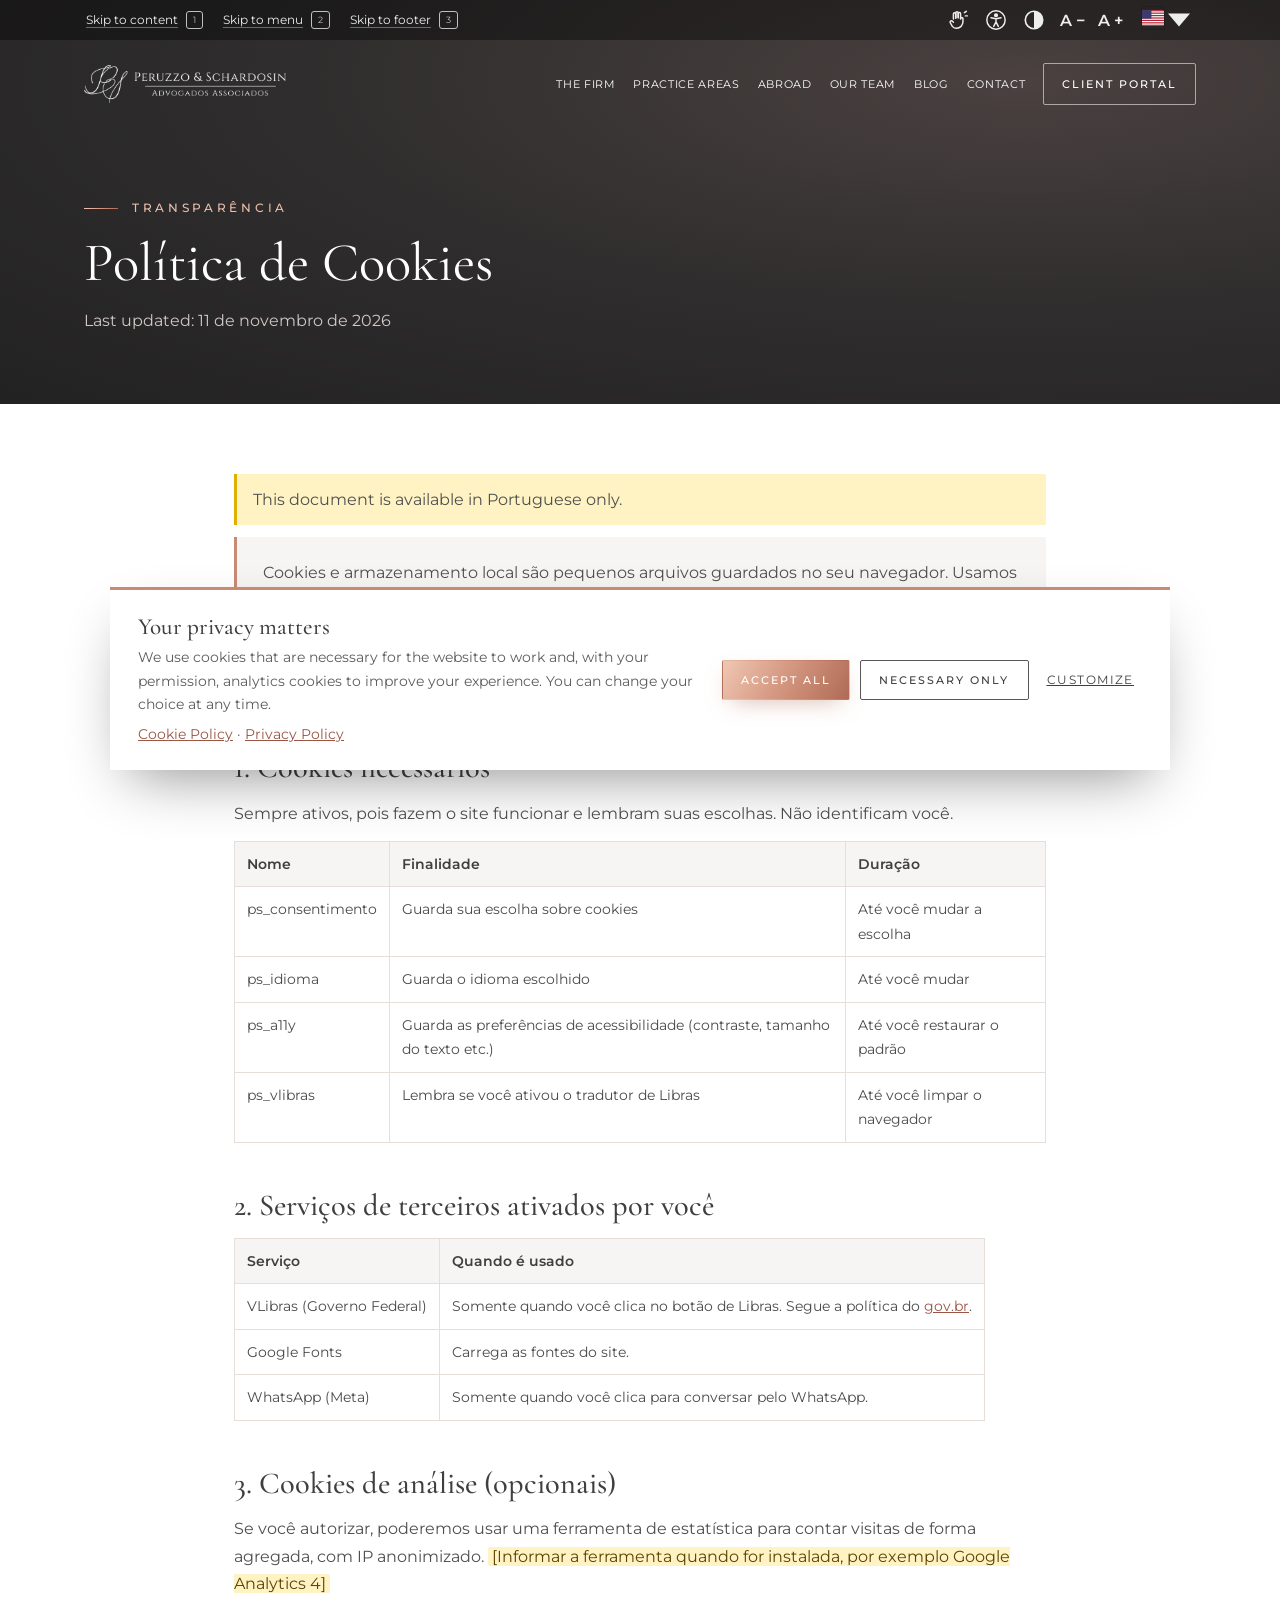
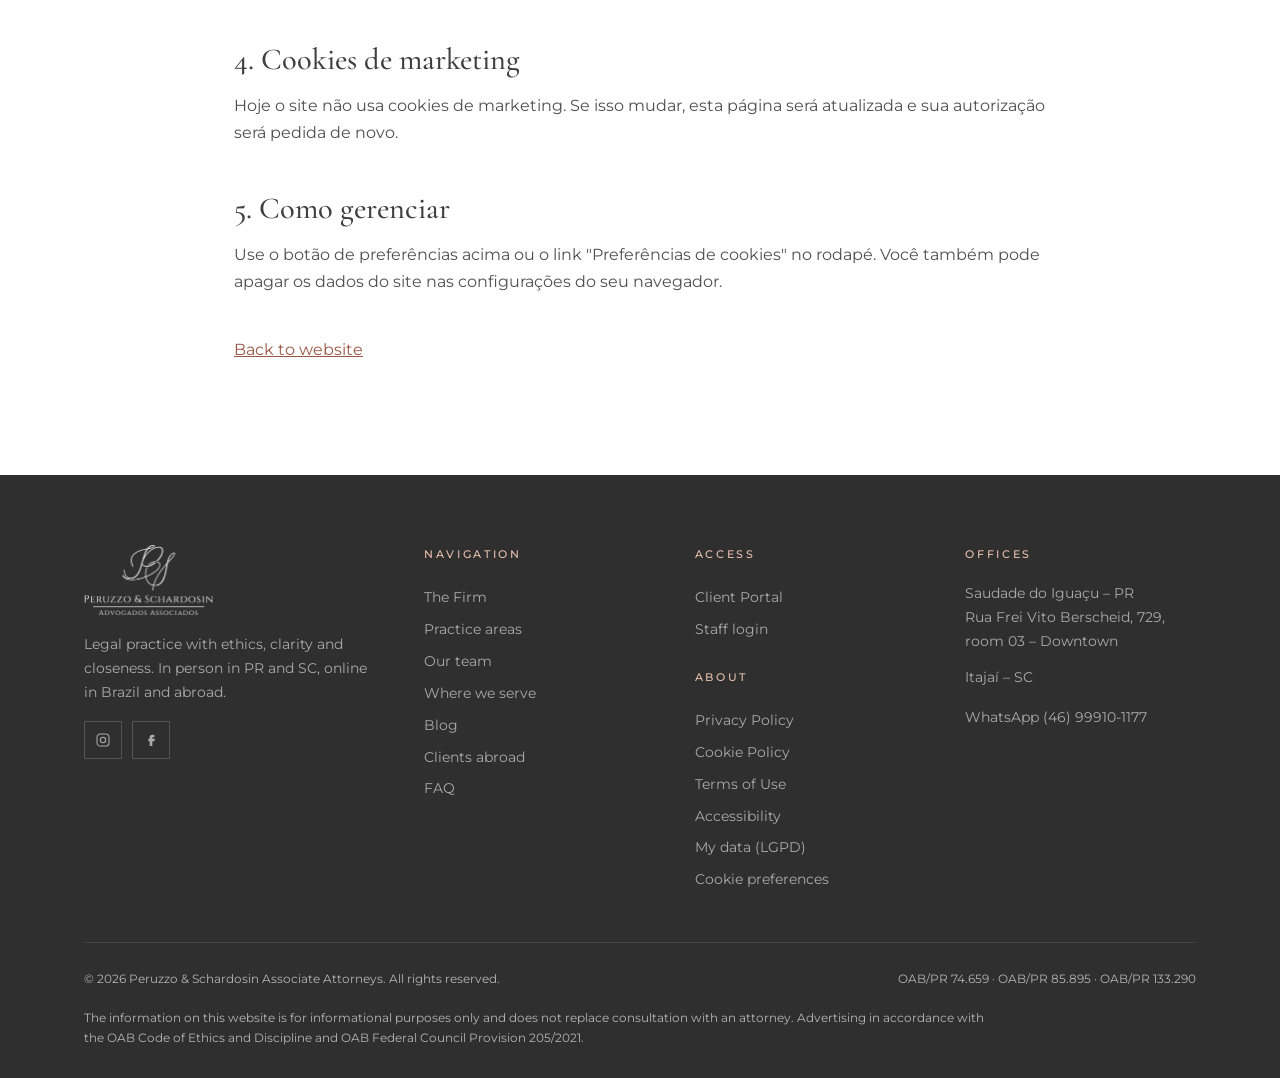
<file: paginas/cookies.html>
<!DOCTYPE html>
<html lang="pt-BR" data-raiz="../">
<head>
<meta charset="UTF-8">
<meta name="viewport" content="width=device-width, initial-scale=1">
<title>Política de Cookies – Peruzzo & Schardosin</title>
<meta name="description" content="Quais cookies e armazenamentos o site do escritório Peruzzo & Schardosin usa e como gerenciá-los.">
<meta name="robots" content="index, follow">
<meta name="theme-color" content="#2F2D2D">
<link rel="canonical" href="https://www.peruzzoschardosin.adv.br/paginas/cookies.html">
<link rel="icon" type="image/png" sizes="32x32" href="../assets/img/icones/favicon-32.png">
<link rel="icon" type="image/png" sizes="192x192" href="../assets/img/icones/icone-192.png">
<link rel="apple-touch-icon" href="../assets/img/icones/apple-touch-icon.png">
<link rel="manifest" href="../site.webmanifest">
<link rel="preconnect" href="https://fonts.googleapis.com">
<link rel="preconnect" href="https://fonts.gstatic.com" crossorigin>
<link href="https://fonts.googleapis.com/css2?family=Cormorant+Garamond:ital,wght@0,400;0,500;0,600;1,400&family=Montserrat:wght@300;400;500;600&display=swap" rel="stylesheet">
<link rel="stylesheet" href="../assets/css/site.css">
</head>
<body>
<header id="topo" class="interno">
<div class="barra-a11y">
  <div class="wrap barra-in">
    <nav class="atalhos" aria-label="Atalhos de acessibilidade">
      <a href="#conteudo" data-i18n>Ir para o conteúdo</a><kbd aria-hidden="true">1</kbd>
      <a href="#menu" data-i18n>Ir para o menu</a><kbd aria-hidden="true">2</kbd>
      <a href="#rodape" data-i18n>Ir para o rodapé</a><kbd aria-hidden="true">3</kbd>
    </nav>
    <div class="ferramentas">
      <button type="button" class="ft" id="btnLibras" data-i18n-attr="aria-label|title" aria-label="Tradução para Libras (VLibras)" title="Tradução para Libras (VLibras)"><svg viewBox="0 0 24 24" aria-hidden="true" fill="none" stroke="currentColor" stroke-width="1.6" stroke-linecap="round" stroke-linejoin="round"><path d="M7 11V5.5a1.3 1.3 0 012.6 0V10"/><path d="M9.6 9.5V4.2a1.3 1.3 0 012.6 0v5.3"/><path d="M12.2 9.5V5a1.3 1.3 0 012.6 0v6"/><path d="M14.8 10.5a1.3 1.3 0 012.6 0V14a7 7 0 01-7 7h-.6a5 5 0 01-4-2L3.6 15a1.4 1.4 0 012.1-1.8L7 14.5"/><path d="M19 4l2-1.5M20 7.5h2.2"/></svg></button>
      <button type="button" class="ft" id="btnA11y" aria-haspopup="dialog" aria-controls="painelA11y" data-i18n-attr="aria-label|title" aria-label="Recursos de acessibilidade" title="Recursos de acessibilidade"><svg viewBox="0 0 24 24" aria-hidden="true" fill="none" stroke="currentColor" stroke-width="1.6" stroke-linecap="round"><circle cx="12" cy="12" r="10"/><circle cx="12" cy="6.8" r="1.5" fill="currentColor"/><path d="M6.5 9.5l5.5 1.2 5.5-1.2M12 10.7V14l-2.5 5M12 14l2.5 5"/></svg></button>
      <button type="button" class="ft" id="btnContraste" aria-pressed="false" data-i18n-attr="aria-label|title" aria-label="Alto contraste" title="Alto contraste"><svg viewBox="0 0 24 24" aria-hidden="true"><circle cx="12" cy="12" r="9.5" fill="none" stroke="currentColor" stroke-width="1.8"/><path d="M12 2.5a9.5 9.5 0 010 19z" fill="currentColor"/></svg></button>
      <button type="button" class="ft txt" id="btnMenos" data-i18n-attr="aria-label|title" aria-label="A− Diminuir o tamanho do texto" title="Diminuir o tamanho do texto">A<span aria-hidden="true">−</span></button>
      <button type="button" class="ft txt" id="btnMais" data-i18n-attr="aria-label|title" aria-label="A+ Aumentar o tamanho do texto" title="Aumentar o tamanho do texto">A<span aria-hidden="true">+</span></button>
      <div class="idioma">
        <button type="button" class="ft idioma-btn" id="btnIdioma" aria-expanded="false" aria-controls="listaIdioma" aria-label="Idioma: Português (Brasil)"><span class="flag-atual"><svg class="flag" viewBox="0 0 28 20" aria-hidden="true"><rect width="28" height="20" rx="2" fill="#229E45"/><path d="M14 3l10 7-10 7-10-7z" fill="#F8E509"/><circle cx="14" cy="10" r="4.2" fill="#2B49A3"/><path d="M10.2 9.2c2.6-.6 5.3-.2 7.6 1.2" stroke="#fff" stroke-width=".8" fill="none"/></svg></span><svg class="caret" viewBox="0 0 10 6" aria-hidden="true"><path d="M0 0l5 6 5-6z" fill="currentColor"/></svg></button>
        <ul id="listaIdioma" class="lista-idioma" hidden>
          <li><button type="button" data-lang="pt" lang="pt-BR"><svg class="flag" viewBox="0 0 28 20" aria-hidden="true"><rect width="28" height="20" rx="2" fill="#229E45"/><path d="M14 3l10 7-10 7-10-7z" fill="#F8E509"/><circle cx="14" cy="10" r="4.2" fill="#2B49A3"/><path d="M10.2 9.2c2.6-.6 5.3-.2 7.6 1.2" stroke="#fff" stroke-width=".8" fill="none"/></svg><span>Português (Brasil)</span></button></li>
          <li><button type="button" data-lang="en" lang="en"><svg class="flag" viewBox="0 0 28 20" aria-hidden="true"><rect width="28" height="20" rx="2" fill="#fff"/><g fill="#B22234"><rect y="0" width="28" height="1.54"/><rect y="3.08" width="28" height="1.54"/><rect y="6.15" width="28" height="1.54"/><rect y="9.23" width="28" height="1.54"/><rect y="12.3" width="28" height="1.54"/><rect y="15.4" width="28" height="1.54"/><rect y="18.46" width="28" height="1.54"/></g><rect width="12" height="10.8" fill="#3C3B6E"/></svg><span>English</span></button></li>
          <li><button type="button" data-lang="es" lang="es"><svg class="flag" viewBox="0 0 28 20" aria-hidden="true"><rect width="28" height="20" rx="2" fill="#AA151B"/><rect y="5" width="28" height="10" fill="#F1BF00"/></svg><span>Español</span></button></li>
        </ul>
      </div>
    </div>
  </div>
</div>
  <div class="wrap nav">
    <a href="../index.html" class="marca" aria-label="Peruzzo & Schardosin – início" data-i18n-attr="aria-label"><img class="l-cla" src="../assets/img/marca/logo-horizontal-branco.png" alt="Peruzzo &amp; Schardosin Advogados Associados" width="1171" height="220"><img class="l-esc" src="../assets/img/marca/logo-horizontal-grafite.png" alt="" width="1171" height="220"></a>
    <nav class="menu" id="menu" aria-label="Menu principal" data-i18n-attr="aria-label">
      <a class="lk" href="../index.html#escritorio" data-i18n>O Escritório</a>
      <a class="lk" href="../index.html#areas" data-i18n>Áreas de atuação</a>
      <a class="lk" href="../paginas/exterior.html" data-i18n>Exterior</a>
      <a class="lk" href="../equipe/index.html" data-i18n>Nosso time</a>
      <a class="lk" href="../blog/index.html" data-i18n>Blog</a>
      <a class="lk" href="../index.html#contato" data-i18n>Contato</a>
      <a class="btn btn-linha" href="../index.html#area-cliente" data-i18n>Área do Cliente</a>
    </nav>
    <div class="acoes">
      <a class="btn btn-rose so-desk" href="../index.html#contato" data-i18n>Iniciar atendimento</a>
      <button type="button" class="burger" id="burger" aria-label="Abrir menu" data-i18n-attr="aria-label" aria-expanded="false" aria-controls="menu"><span></span><span></span><span></span></button>
    </div>
  </div>
</header>
<main id="conteudo">
<section class="pagina-topo"><div class="wrap"><span class="eyebrow">Transparência</span><h1>Política de Cookies</h1><p><span data-i18n>Última atualização</span>: 11 de novembro de 2026</p></div></section>
<article class="doc"><div class="wrap">
<p class="aviso-idioma" id="avisoIdioma" hidden><span data-i18n>Este documento está disponível apenas em português.</span></p>

<div class="sumario"><p>Cookies e armazenamento local são pequenos arquivos guardados no seu navegador. Usamos apenas o mínimo necessário e só ativamos os opcionais com a sua autorização.</p><p><button type="button" class="btn btn-rose" data-cookie="abrir">Abrir preferências de cookies</button></p></div>
<h2>1. Cookies necessários</h2>
<p>Sempre ativos, pois fazem o site funcionar e lembram suas escolhas. Não identificam você.</p>
<table>
<thead><tr><th scope="col">Nome</th><th scope="col">Finalidade</th><th scope="col">Duração</th></tr></thead>
<tbody>
<tr><td>ps_consentimento</td><td>Guarda sua escolha sobre cookies</td><td>Até você mudar a escolha</td></tr>
<tr><td>ps_idioma</td><td>Guarda o idioma escolhido</td><td>Até você mudar</td></tr>
<tr><td>ps_a11y</td><td>Guarda as preferências de acessibilidade (contraste, tamanho do texto etc.)</td><td>Até você restaurar o padrão</td></tr>
<tr><td>ps_vlibras</td><td>Lembra se você ativou o tradutor de Libras</td><td>Até você limpar o navegador</td></tr>
</tbody></table>
<h2>2. Serviços de terceiros ativados por você</h2>
<table>
<thead><tr><th scope="col">Serviço</th><th scope="col">Quando é usado</th></tr></thead>
<tbody>
<tr><td>VLibras (Governo Federal)</td><td>Somente quando você clica no botão de Libras. Segue a política do <a href="https://www.gov.br/governodigital/pt-br/vlibras" target="_blank" rel="noopener">gov.br</a>.</td></tr>
<tr><td>Google Fonts</td><td>Carrega as fontes do site.</td></tr>
<tr><td>WhatsApp (Meta)</td><td>Somente quando você clica para conversar pelo WhatsApp.</td></tr>
</tbody></table>
<h2>3. Cookies de análise (opcionais)</h2>
<p>Se você autorizar, poderemos usar uma ferramenta de estatística para contar visitas de forma agregada, com IP anonimizado. <mark class="pendente">[Informar a ferramenta quando for instalada, por exemplo Google Analytics 4]</mark></p>
<h2>4. Cookies de marketing</h2>
<p>Hoje o site não usa cookies de marketing. Se isso mudar, esta página será atualizada e sua autorização será pedida de novo.</p>
<h2>5. Como gerenciar</h2>
<p>Use o botão de preferências acima ou o link "Preferências de cookies" no rodapé. Você também pode apagar os dados do site nas configurações do seu navegador.</p>

<p style="margin-top:40px"><a href="../index.html" data-i18n>Voltar ao site</a></p>
</div></article>
</main>
<footer id="rodape">
<div class="wrap">
<div class="rod">
<div><img alt="Peruzzo &amp; Schardosin" src="../assets/img/marca/logo-branco.png"/><p data-i18n>Advocacia com ética, clareza e proximidade. Presencial no PR e em SC, on-line no Brasil e no exterior.</p>
<div class="sociais">
<a aria-label="Instagram" data-i18n-attr="aria-label" href="https://www.instagram.com/peruzzo.schardosin/" rel="noopener" target="_blank"><svg aria-hidden="true" fill="none" stroke="currentColor" stroke-width="1.6" viewbox="0 0 24 24"><rect height="18" rx="5" width="18" x="3" y="3"></rect><circle cx="12" cy="12" r="4"></circle></svg></a>
<a aria-label="Facebook" data-i18n-attr="aria-label" href="https://www.facebook.com/p/Peruzzo-Schardosin-advogados-100054420043851/" rel="noopener" target="_blank"><svg aria-hidden="true" fill="currentColor" viewbox="0 0 24 24"><path d="M14 8h3V4h-3a4 4 0 00-4 4v2H8v4h2v7h4v-7h3l1-4h-4V8z"></path></svg></a>
</div></div>
<nav aria-label="Rodapé" data-i18n-attr="aria-label"><h4 data-i18n>Navegação</h4><a data-i18n href="../index.html#escritorio">O Escritório</a><a data-i18n href="../index.html#areas">Áreas de atuação</a><a data-i18n href="../index.html#equipe">Nosso time</a><a data-i18n href="../index.html#onde">Onde atendemos</a><a data-i18n href="../blog/index.html">Blog</a><a data-i18n href="../paginas/exterior.html">Atendimento no exterior</a><a data-i18n href="../index.html#faq">Perguntas frequentes</a></nav>
<div><h4 data-i18n>Acesso</h4><a  data-i18n href="../index.html#area-cliente">Área do Cliente</a><a  data-i18n href="../index.html#area-cliente">Acesso da Equipe</a><h4 class="h4-esp" data-i18n>Institucional</h4><a data-i18n href="../paginas/privacidade.html">Política de Privacidade</a><a data-i18n href="../paginas/cookies.html">Política de Cookies</a><a data-i18n href="../paginas/termos.html">Termos de Uso</a><a data-i18n href="../paginas/acessibilidade.html">Acessibilidade</a><a data-i18n href="../paginas/meus-dados.html">Meus dados (LGPD)</a><a data-cookie="abrir" data-i18n href="#">Preferências de cookies</a></div>
<div><h4 data-i18n>Unidades</h4><span data-i18n>Saudade do Iguaçu – PR<br/>Rua Frei Vito Berscheid, 729, sala 03 – Centro</span><span data-i18n style="display:block;margin-top:12px">Itajaí – SC</span><a href="https://wa.me/5546999101177" target="_blank" rel="noopener" style="margin-top:12px">WhatsApp (46) 99910-1177</a></div>
</div>
<div class="copy"><span><span data-i18n>©</span> <span id="ano"></span> <span data-i18n>Peruzzo &amp; Schardosin Advogados Associados. Todos os direitos reservados.</span></span><span data-i18n>OAB/PR 74.659 · OAB/PR 85.895 · OAB/PR 133.290</span></div>
<p class="disclaimer" data-i18n>As informações deste site têm caráter informativo e não substituem a consulta com um advogado. Publicidade em conformidade com o Código de Ética e Disciplina da OAB e o Provimento 205/2021 do Conselho Federal da OAB.</p>
</div>
</footer>
<div class="painel-fundo" id="painelFundo" hidden></div>
<aside class="painel-a11y" id="painelA11y" role="dialog" aria-modal="true" aria-labelledby="painelTit" hidden>
  <div class="painel-topo">
    <h2 id="painelTit" data-i18n>Recursos de acessibilidade</h2>
    <button type="button" class="painel-fechar" id="painelFechar" data-i18n-attr="aria-label" aria-label="Fechar painel de acessibilidade">×</button>
  </div>
  <div class="painel-corpo">
    <div class="opc-grade">
      <button type="button" class="opc" data-opc="contraste" aria-pressed="false"><svg viewBox="0 0 24 24" aria-hidden="true"><circle cx="12" cy="12" r="9.5" fill="none" stroke="currentColor" stroke-width="1.8"/><path d="M12 2.5a9.5 9.5 0 010 19z" fill="currentColor"/></svg><span data-i18n>Alto contraste</span></button>
      <button type="button" class="opc" data-opc="links" aria-pressed="false"><svg viewBox="0 0 24 24" aria-hidden="true" fill="none" stroke="currentColor" stroke-width="1.6"><path d="M10 14a4 4 0 005.7 0l3-3a4 4 0 00-5.7-5.7l-1 1M14 10a4 4 0 00-5.7 0l-3 3a4 4 0 005.7 5.7l1-1"/><path d="M4 22h16"/></svg><span data-i18n>Destacar links</span></button>
      <button type="button" class="opc" data-opc="espaco" aria-pressed="false"><svg viewBox="0 0 24 24" aria-hidden="true" fill="none" stroke="currentColor" stroke-width="1.6"><path d="M4 6h16M4 12h16M4 18h10"/><path d="M21 15v6M19 17l2-2 2 2M19 19l2 2 2-2" transform="translate(-2 0)"/></svg><span data-i18n>Espaçar texto</span></button>
      <button type="button" class="opc" data-opc="legivel" aria-pressed="false"><svg viewBox="0 0 24 24" aria-hidden="true" fill="none" stroke="currentColor" stroke-width="1.6"><path d="M4 19L9 5l5 14M6 14h6M15 19v-6a3 3 0 016 0v6M15 16h6"/></svg><span data-i18n>Fonte legível</span></button>
      <button type="button" class="opc" data-opc="semanim" aria-pressed="false"><svg viewBox="0 0 24 24" aria-hidden="true" fill="none" stroke="currentColor" stroke-width="1.6"><circle cx="12" cy="12" r="9"/><path d="M10 9v6M14 9v6"/></svg><span data-i18n>Pausar animações</span></button>
      <button type="button" class="opc" data-opc="cursor" aria-pressed="false"><svg viewBox="0 0 24 24" aria-hidden="true" fill="none" stroke="currentColor" stroke-width="1.6"><path d="M5 3l14 7-6 2-2 6z"/></svg><span data-i18n>Cursor grande</span></button>
    </div>
    <div class="opc-fonte">
      <span data-i18n>Tamanho do texto</span>
      <div class="fonte-ctrl">
        <button type="button" class="ft txt" data-fonte="-1" data-i18n-attr="aria-label" aria-label="A− Diminuir o tamanho do texto">A<span aria-hidden="true">−</span></button>
        <output id="fontePct" aria-live="polite">100%</output>
        <button type="button" class="ft txt" data-fonte="1" data-i18n-attr="aria-label" aria-label="A+ Aumentar o tamanho do texto">A<span aria-hidden="true">+</span></button>
      </div>
    </div>
    <button type="button" class="btn btn-linha painel-reset" id="a11yReset" data-i18n>Restaurar padrão</button>
    <h3 data-i18n>Atalhos de teclado</h3>
    <dl class="atalhos-lista">
      <div><dt><kbd>Alt</kbd> + <kbd>1</kbd></dt><dd data-i18n>Ir para o conteúdo</dd></div>
      <div><dt><kbd>Alt</kbd> + <kbd>2</kbd></dt><dd data-i18n>Ir para o menu</dd></div>
      <div><dt><kbd>Alt</kbd> + <kbd>3</kbd></dt><dd data-i18n>Ir para o rodapé</dd></div>
      <div><dt><kbd>Alt</kbd> + <kbd>4</kbd></dt><dd data-i18n>Abrir este painel</dd></div>
    </dl>
    <p class="painel-nota"><a href="../paginas/acessibilidade.html" data-i18n>Declaração de acessibilidade</a></p>
  </div>
</aside>
<div class="aviso-flut" id="avisoFlut" role="status" aria-live="polite" hidden></div>
<section class="cookie-banner" id="cookieBanner" aria-labelledby="cookieTit" hidden>
  <div class="cookie-in">
    <div class="cookie-txt">
      <h2 id="cookieTit" data-i18n>Sua privacidade importa</h2>
      <p data-i18n>Usamos cookies necessários para o funcionamento do site e, com a sua autorização, cookies de análise para melhorar a sua experiência. Você pode mudar a sua escolha a qualquer momento.</p>
      <p class="cookie-links"><a href="../paginas/cookies.html" data-i18n>Política de Cookies</a> · <a href="../paginas/privacidade.html" data-i18n>Política de Privacidade</a></p>
    </div>
    <div class="cookie-acoes">
      <button type="button" class="btn btn-rose" data-cookie="todos" data-i18n>Aceitar todos</button>
      <button type="button" class="btn btn-linha" data-cookie="necessarios" data-i18n>Somente necessários</button>
      <button type="button" class="btn-texto" data-cookie="personalizar" data-i18n>Personalizar</button>
    </div>
  </div>
</section>
<div class="modal" id="modalCookies" role="dialog" aria-modal="true" aria-labelledby="cookiePrefTit">
  <div class="box box-largo">
    <button type="button" class="fechar fechar-escuro" data-fechar data-i18n-attr="aria-label" aria-label="Fechar">×</button>
    <div class="cookie-pref">
      <h2 id="cookiePrefTit" data-i18n>Preferências de cookies</h2>
      <p data-i18n>Escolha quais categorias de cookies você autoriza. Os cookies necessários não podem ser desativados, pois garantem o funcionamento básico do site.</p>
      <div class="cat">
        <div><h3 data-i18n>Necessários</h3><p data-i18n>Guardam sua escolha de cookies, idioma e preferências de acessibilidade.</p></div>
        <span class="sempre" data-i18n>Sempre ativos</span>
      </div>
      <div class="cat">
        <div><h3 id="catAnalise" data-i18n>Análise e desempenho</h3><p data-i18n>Medem visitas de forma agregada para entendermos como o site é usado.</p></div>
        <label class="chave"><input type="checkbox" id="ckAnalise" aria-labelledby="catAnalise"><span aria-hidden="true"></span></label>
      </div>
      <div class="cat">
        <div><h3 id="catMarketing" data-i18n>Marketing</h3><p data-i18n>Permitiriam medir campanhas em redes sociais. Hoje o site não utiliza.</p></div>
        <label class="chave"><input type="checkbox" id="ckMarketing" aria-labelledby="catMarketing"><span aria-hidden="true"></span></label>
      </div>
      <div class="cookie-acoes fim">
        <button type="button" class="btn btn-linha" data-cookie="necessarios" data-i18n>Somente necessários</button>
        <button type="button" class="btn btn-rose" data-cookie="salvar" data-i18n>Salvar preferências</button>
      </div>
    </div>
  </div>
</div>
<div vw class="enabled"><div vw-access-button class="active"></div><div vw-plugin-wrapper><div class="vw-plugin-top-wrapper"></div></div></div>
<script src="../assets/js/i18n.js"></script>
<script src="../assets/js/acessibilidade.js"></script>
<script src="../assets/js/interno.js"></script>

</body>
</html>
</file>
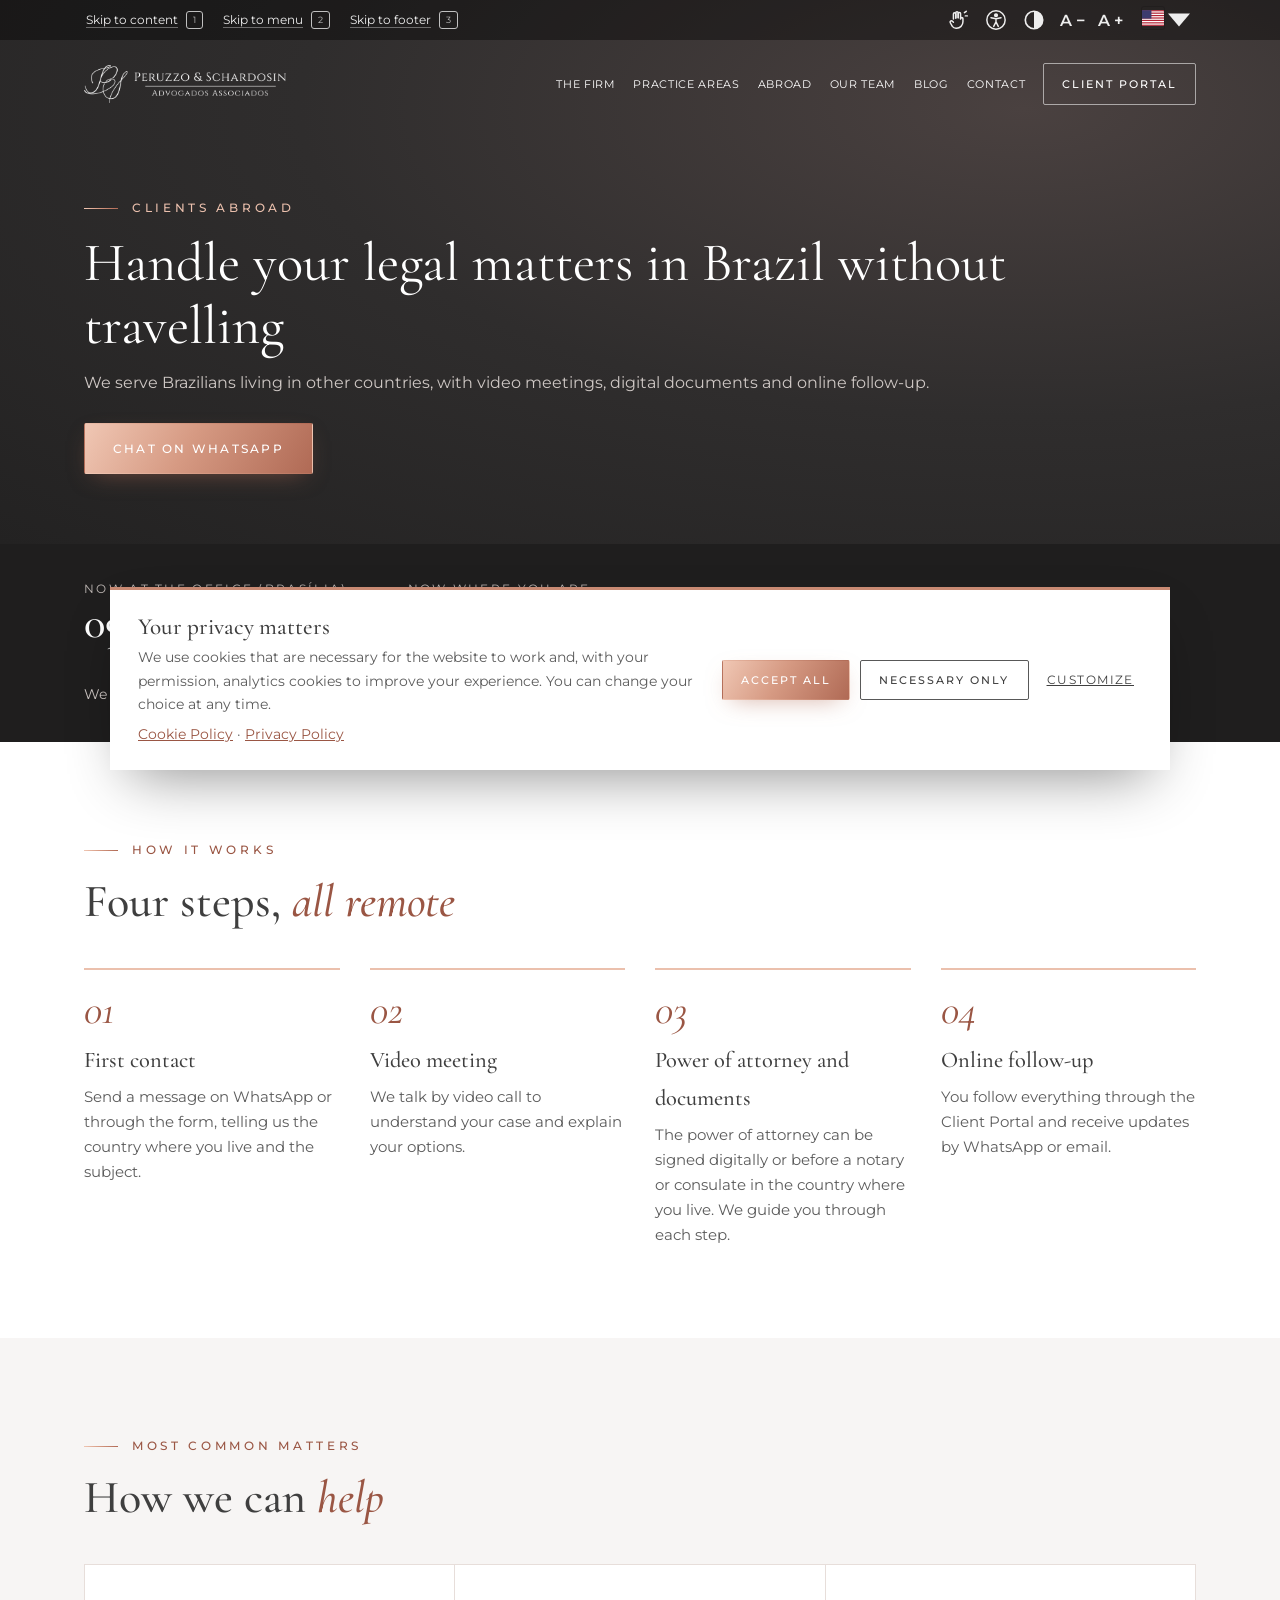
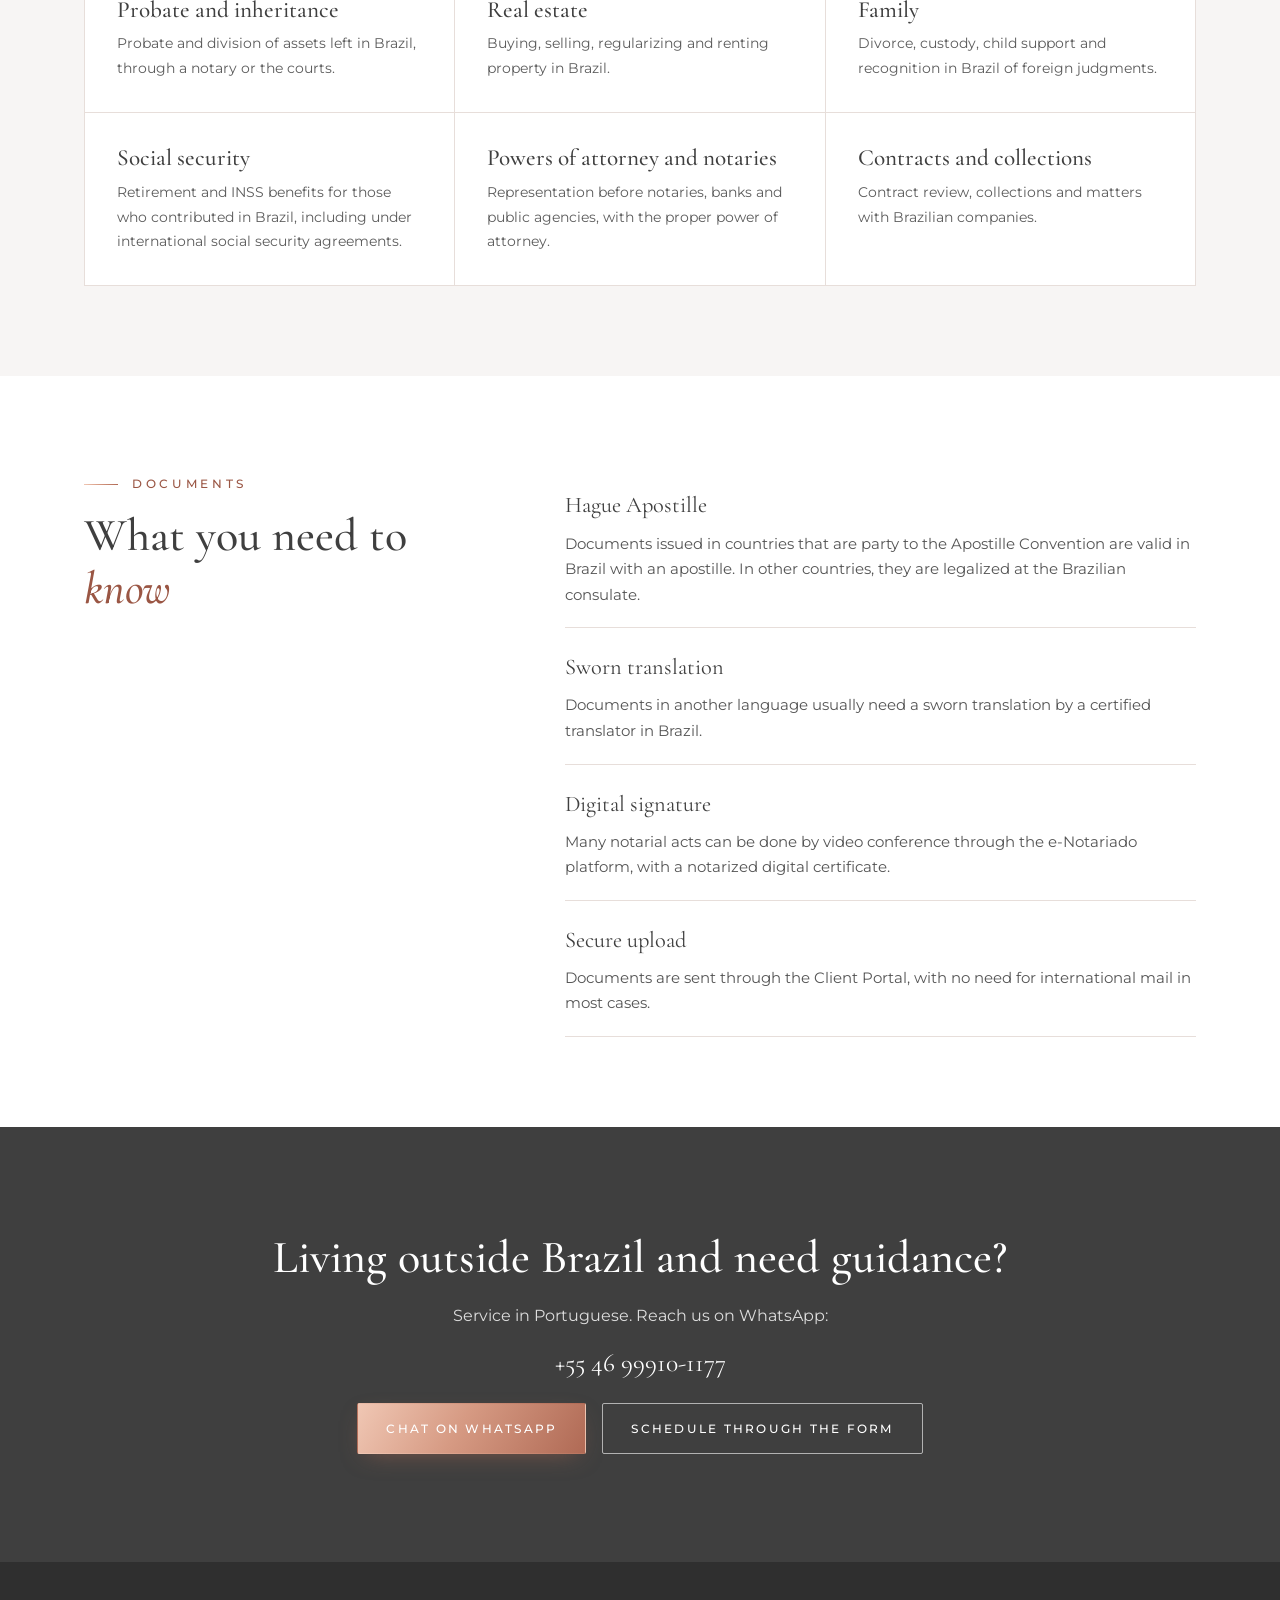
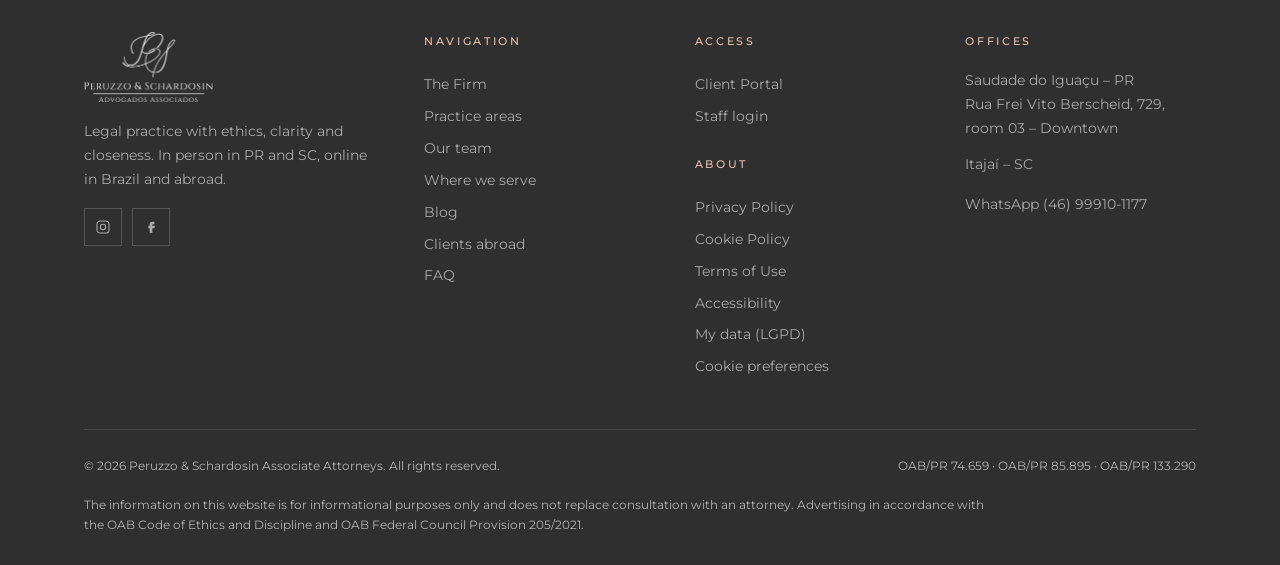
<file: paginas/exterior.html>
<!DOCTYPE html>
<html lang="pt-BR" data-raiz="../">
<head>
<meta charset="UTF-8">
<meta name="viewport" content="width=device-width, initial-scale=1">
<title>Atendimento no exterior – Peruzzo & Schardosin</title>
<meta name="description" content="Atendimento jurídico on-line para brasileiros que moram fora do Brasil: inventário, imóveis, família, previdência e procurações.">
<meta name="robots" content="index, follow">
<meta name="theme-color" content="#2F2D2D">
<link rel="canonical" href="https://www.peruzzoschardosin.adv.br/paginas/exterior.html">
<link rel="icon" type="image/png" sizes="32x32" href="../assets/img/icones/favicon-32.png">
<link rel="icon" type="image/png" sizes="192x192" href="../assets/img/icones/icone-192.png">
<link rel="apple-touch-icon" href="../assets/img/icones/apple-touch-icon.png">
<link rel="manifest" href="../site.webmanifest">
<link rel="preconnect" href="https://fonts.googleapis.com">
<link rel="preconnect" href="https://fonts.gstatic.com" crossorigin>
<link href="https://fonts.googleapis.com/css2?family=Cormorant+Garamond:ital,wght@0,400;0,500;0,600;1,400&family=Montserrat:wght@300;400;500;600&display=swap" rel="stylesheet">
<link rel="stylesheet" href="../assets/css/site.css">
</head>
<body>
<header id="topo" class="interno">
<div class="barra-a11y">
  <div class="wrap barra-in">
    <nav class="atalhos" aria-label="Atalhos de acessibilidade">
      <a href="#conteudo" data-i18n>Ir para o conteúdo</a><kbd aria-hidden="true">1</kbd>
      <a href="#menu" data-i18n>Ir para o menu</a><kbd aria-hidden="true">2</kbd>
      <a href="#rodape" data-i18n>Ir para o rodapé</a><kbd aria-hidden="true">3</kbd>
    </nav>
    <div class="ferramentas">
      <button type="button" class="ft" id="btnLibras" data-i18n-attr="aria-label|title" aria-label="Tradução para Libras (VLibras)" title="Tradução para Libras (VLibras)"><svg viewBox="0 0 24 24" aria-hidden="true" fill="none" stroke="currentColor" stroke-width="1.6" stroke-linecap="round" stroke-linejoin="round"><path d="M7 11V5.5a1.3 1.3 0 012.6 0V10"/><path d="M9.6 9.5V4.2a1.3 1.3 0 012.6 0v5.3"/><path d="M12.2 9.5V5a1.3 1.3 0 012.6 0v6"/><path d="M14.8 10.5a1.3 1.3 0 012.6 0V14a7 7 0 01-7 7h-.6a5 5 0 01-4-2L3.6 15a1.4 1.4 0 012.1-1.8L7 14.5"/><path d="M19 4l2-1.5M20 7.5h2.2"/></svg></button>
      <button type="button" class="ft" id="btnA11y" aria-haspopup="dialog" aria-controls="painelA11y" data-i18n-attr="aria-label|title" aria-label="Recursos de acessibilidade" title="Recursos de acessibilidade"><svg viewBox="0 0 24 24" aria-hidden="true" fill="none" stroke="currentColor" stroke-width="1.6" stroke-linecap="round"><circle cx="12" cy="12" r="10"/><circle cx="12" cy="6.8" r="1.5" fill="currentColor"/><path d="M6.5 9.5l5.5 1.2 5.5-1.2M12 10.7V14l-2.5 5M12 14l2.5 5"/></svg></button>
      <button type="button" class="ft" id="btnContraste" aria-pressed="false" data-i18n-attr="aria-label|title" aria-label="Alto contraste" title="Alto contraste"><svg viewBox="0 0 24 24" aria-hidden="true"><circle cx="12" cy="12" r="9.5" fill="none" stroke="currentColor" stroke-width="1.8"/><path d="M12 2.5a9.5 9.5 0 010 19z" fill="currentColor"/></svg></button>
      <button type="button" class="ft txt" id="btnMenos" data-i18n-attr="aria-label|title" aria-label="A− Diminuir o tamanho do texto" title="Diminuir o tamanho do texto">A<span aria-hidden="true">−</span></button>
      <button type="button" class="ft txt" id="btnMais" data-i18n-attr="aria-label|title" aria-label="A+ Aumentar o tamanho do texto" title="Aumentar o tamanho do texto">A<span aria-hidden="true">+</span></button>
      <div class="idioma">
        <button type="button" class="ft idioma-btn" id="btnIdioma" aria-expanded="false" aria-controls="listaIdioma" aria-label="Idioma: Português (Brasil)"><span class="flag-atual"><svg class="flag" viewBox="0 0 28 20" aria-hidden="true"><rect width="28" height="20" rx="2" fill="#229E45"/><path d="M14 3l10 7-10 7-10-7z" fill="#F8E509"/><circle cx="14" cy="10" r="4.2" fill="#2B49A3"/><path d="M10.2 9.2c2.6-.6 5.3-.2 7.6 1.2" stroke="#fff" stroke-width=".8" fill="none"/></svg></span><svg class="caret" viewBox="0 0 10 6" aria-hidden="true"><path d="M0 0l5 6 5-6z" fill="currentColor"/></svg></button>
        <ul id="listaIdioma" class="lista-idioma" hidden>
          <li><button type="button" data-lang="pt" lang="pt-BR"><svg class="flag" viewBox="0 0 28 20" aria-hidden="true"><rect width="28" height="20" rx="2" fill="#229E45"/><path d="M14 3l10 7-10 7-10-7z" fill="#F8E509"/><circle cx="14" cy="10" r="4.2" fill="#2B49A3"/><path d="M10.2 9.2c2.6-.6 5.3-.2 7.6 1.2" stroke="#fff" stroke-width=".8" fill="none"/></svg><span>Português (Brasil)</span></button></li>
          <li><button type="button" data-lang="en" lang="en"><svg class="flag" viewBox="0 0 28 20" aria-hidden="true"><rect width="28" height="20" rx="2" fill="#fff"/><g fill="#B22234"><rect y="0" width="28" height="1.54"/><rect y="3.08" width="28" height="1.54"/><rect y="6.15" width="28" height="1.54"/><rect y="9.23" width="28" height="1.54"/><rect y="12.3" width="28" height="1.54"/><rect y="15.4" width="28" height="1.54"/><rect y="18.46" width="28" height="1.54"/></g><rect width="12" height="10.8" fill="#3C3B6E"/></svg><span>English</span></button></li>
          <li><button type="button" data-lang="es" lang="es"><svg class="flag" viewBox="0 0 28 20" aria-hidden="true"><rect width="28" height="20" rx="2" fill="#AA151B"/><rect y="5" width="28" height="10" fill="#F1BF00"/></svg><span>Español</span></button></li>
        </ul>
      </div>
    </div>
  </div>
</div>
  <div class="wrap nav">
    <a href="../index.html" class="marca" aria-label="Peruzzo & Schardosin – início" data-i18n-attr="aria-label"><img class="l-cla" src="../assets/img/marca/logo-horizontal-branco.png" alt="Peruzzo &amp; Schardosin Advogados Associados" width="1171" height="220"><img class="l-esc" src="../assets/img/marca/logo-horizontal-grafite.png" alt="" width="1171" height="220"></a>
    <nav class="menu" id="menu" aria-label="Menu principal" data-i18n-attr="aria-label">
      <a class="lk" href="../index.html#escritorio" data-i18n>O Escritório</a>
      <a class="lk" href="../index.html#areas" data-i18n>Áreas de atuação</a>
      <a class="lk" href="../paginas/exterior.html" data-i18n>Exterior</a>
      <a class="lk" href="../equipe/index.html" data-i18n>Nosso time</a>
      <a class="lk" href="../blog/index.html" data-i18n>Blog</a>
      <a class="lk" href="../index.html#contato" data-i18n>Contato</a>
      <a class="btn btn-linha" href="../index.html#area-cliente" data-i18n>Área do Cliente</a>
    </nav>
    <div class="acoes">
      <a class="btn btn-rose so-desk" href="../index.html#contato" data-i18n>Iniciar atendimento</a>
      <button type="button" class="burger" id="burger" aria-label="Abrir menu" data-i18n-attr="aria-label" aria-expanded="false" aria-controls="menu"><span></span><span></span><span></span></button>
    </div>
  </div>
</header>
<main id="conteudo">
<section class="pagina-topo"><div class="wrap"><span class="eyebrow" data-i18n>Atendimento no exterior</span><h1 data-i18n>Resolva suas questões no Brasil sem precisar viajar</h1><p data-i18n>Atendemos brasileiros que vivem em outros países, com reuniões por vídeo, documentos digitais e acompanhamento on-line.</p>
<p style="margin-top:26px"><a class="btn btn-rose" href="https://wa.me/5546999101177?text=Ol%C3%A1%2C%20moro%20no%20exterior%20e%20gostaria%20de%20atendimento." target="_blank" rel="noopener"><span data-i18n>Falar pelo WhatsApp</span> <span class="sr-only" data-i18n>(abre em nova janela)</span></a></p></div></section>
<section class="ext-relogio" aria-labelledby="relTit"><div class="wrap">
<h2 id="relTit" class="sr-only" data-i18n>Diferença de horário</h2>
<div class="relogios">
<div><span data-i18n>Agora no escritório (Brasília)</span><b id="horaBr">--:--</b></div>
<div><span data-i18n>Agora onde você está</span><b id="horaLocal">--:--</b><small id="fusoLocal"></small></div>
</div>
<p data-i18n>Marcamos reuniões em horários que funcionem para o seu fuso, inclusive no início da manhã ou à noite, com agendamento.</p>
</div></section>
<section class="ext-sec"><div class="wrap">
<span class="eyebrow" data-i18n>Como funciona</span>
<h2 data-i18n>Quatro passos, <em>tudo a distância</em></h2>
<ol class="passos-ext">
<li><b data-i18n>Primeiro contato</b><p data-i18n>Envie uma mensagem pelo WhatsApp ou pelo formulário, informando o país onde mora e o assunto.</p></li>
<li><b data-i18n>Reunião por vídeo</b><p data-i18n>Conversamos por videochamada para entender o caso e explicar os caminhos possíveis.</p></li>
<li><b data-i18n>Procuração e documentos</b><p data-i18n>A procuração pode ser assinada digitalmente ou em cartório, consulado ou notário do país onde você mora. Orientamos cada etapa.</p></li>
<li><b data-i18n>Acompanhamento on-line</b><p data-i18n>Você acompanha tudo pela Área do Cliente e recebe atualizações pelo WhatsApp ou e-mail.</p></li>
</ol>
</div></section>
<section class="ext-sec ext-claro"><div class="wrap">
<span class="eyebrow" data-i18n>Assuntos mais comuns</span>
<h2 data-i18n>Como podemos <em>ajudar</em></h2>
<div class="ext-grade">
<div><h3 data-i18n>Inventário e herança</h3><p data-i18n>Inventário e partilha de bens deixados no Brasil, em cartório ou na Justiça.</p></div>
<div><h3 data-i18n>Imóveis</h3><p data-i18n>Compra, venda, regularização e aluguel de imóveis no Brasil.</p></div>
<div><h3 data-i18n>Família</h3><p data-i18n>Divórcio, guarda, pensão alimentícia e validação no Brasil de sentenças estrangeiras.</p></div>
<div><h3 data-i18n>Previdência</h3><p data-i18n>Aposentadoria e benefícios do INSS para quem contribuiu no Brasil, inclusive com acordos internacionais de previdência.</p></div>
<div><h3 data-i18n>Procurações e cartórios</h3><p data-i18n>Representação em cartórios, bancos e órgãos públicos, com procuração adequada.</p></div>
<div><h3 data-i18n>Contratos e cobranças</h3><p data-i18n>Revisão de contratos, cobranças e questões com empresas brasileiras.</p></div>
</div>
</div></section>
<section class="ext-sec"><div class="wrap ext-docs">
<div>
<span class="eyebrow" data-i18n>Documentos</span>
<h2 data-i18n>O que você precisa <em>saber</em></h2>
</div>
<dl class="ext-dl">
<div><dt data-i18n>Apostila de Haia</dt><dd data-i18n>Documentos emitidos em países que participam da Convenção da Apostila valem no Brasil com a apostila. Nos demais países, é feita a legalização no consulado brasileiro.</dd></div>
<div><dt data-i18n>Tradução juramentada</dt><dd data-i18n>Documentos em outro idioma geralmente precisam de tradução feita por tradutor juramentado no Brasil.</dd></div>
<div><dt data-i18n>Assinatura digital</dt><dd data-i18n>Muitos atos de cartório podem ser feitos por videoconferência pela plataforma e-Notariado, com certificado digital notarizado.</dd></div>
<div><dt data-i18n>Envio seguro</dt><dd data-i18n>Os documentos são enviados pela Área do Cliente, sem precisar de correio internacional na maioria dos casos.</dd></div>
</dl>
</div></section>
<section class="ext-cta"><div class="wrap centro">
<h2 data-i18n>Mora fora do Brasil e precisa de orientação?</h2>
<p data-i18n>Atendimento em português. Fale com a gente pelo WhatsApp:</p>
<p class="tel-int">+55 46 99910-1177</p>
<p><a class="btn btn-rose" href="https://wa.me/5546999101177?text=Ol%C3%A1%2C%20moro%20no%20exterior%20e%20gostaria%20de%20atendimento." target="_blank" rel="noopener"><span data-i18n>Falar pelo WhatsApp</span> <span class="sr-only" data-i18n>(abre em nova janela)</span></a> <a class="btn btn-claro" href="../index.html#contato" data-i18n>Agendar pelo formulário</a></p>
</div></section>
</main>
<footer id="rodape">
<div class="wrap">
<div class="rod">
<div><img alt="Peruzzo &amp; Schardosin" src="../assets/img/marca/logo-branco.png"/><p data-i18n>Advocacia com ética, clareza e proximidade. Presencial no PR e em SC, on-line no Brasil e no exterior.</p>
<div class="sociais">
<a aria-label="Instagram" data-i18n-attr="aria-label" href="https://www.instagram.com/peruzzo.schardosin/" rel="noopener" target="_blank"><svg aria-hidden="true" fill="none" stroke="currentColor" stroke-width="1.6" viewbox="0 0 24 24"><rect height="18" rx="5" width="18" x="3" y="3"></rect><circle cx="12" cy="12" r="4"></circle></svg></a>
<a aria-label="Facebook" data-i18n-attr="aria-label" href="https://www.facebook.com/p/Peruzzo-Schardosin-advogados-100054420043851/" rel="noopener" target="_blank"><svg aria-hidden="true" fill="currentColor" viewbox="0 0 24 24"><path d="M14 8h3V4h-3a4 4 0 00-4 4v2H8v4h2v7h4v-7h3l1-4h-4V8z"></path></svg></a>
</div></div>
<nav aria-label="Rodapé" data-i18n-attr="aria-label"><h4 data-i18n>Navegação</h4><a data-i18n href="../index.html#escritorio">O Escritório</a><a data-i18n href="../index.html#areas">Áreas de atuação</a><a data-i18n href="../index.html#equipe">Nosso time</a><a data-i18n href="../index.html#onde">Onde atendemos</a><a data-i18n href="../blog/index.html">Blog</a><a data-i18n href="../paginas/exterior.html">Atendimento no exterior</a><a data-i18n href="../index.html#faq">Perguntas frequentes</a></nav>
<div><h4 data-i18n>Acesso</h4><a  data-i18n href="../index.html#area-cliente">Área do Cliente</a><a  data-i18n href="../index.html#area-cliente">Acesso da Equipe</a><h4 class="h4-esp" data-i18n>Institucional</h4><a data-i18n href="../paginas/privacidade.html">Política de Privacidade</a><a data-i18n href="../paginas/cookies.html">Política de Cookies</a><a data-i18n href="../paginas/termos.html">Termos de Uso</a><a data-i18n href="../paginas/acessibilidade.html">Acessibilidade</a><a data-i18n href="../paginas/meus-dados.html">Meus dados (LGPD)</a><a data-cookie="abrir" data-i18n href="#">Preferências de cookies</a></div>
<div><h4 data-i18n>Unidades</h4><span data-i18n>Saudade do Iguaçu – PR<br/>Rua Frei Vito Berscheid, 729, sala 03 – Centro</span><span data-i18n style="display:block;margin-top:12px">Itajaí – SC</span><a href="https://wa.me/5546999101177" target="_blank" rel="noopener" style="margin-top:12px">WhatsApp (46) 99910-1177</a></div>
</div>
<div class="copy"><span><span data-i18n>©</span> <span id="ano"></span> <span data-i18n>Peruzzo &amp; Schardosin Advogados Associados. Todos os direitos reservados.</span></span><span data-i18n>OAB/PR 74.659 · OAB/PR 85.895 · OAB/PR 133.290</span></div>
<p class="disclaimer" data-i18n>As informações deste site têm caráter informativo e não substituem a consulta com um advogado. Publicidade em conformidade com o Código de Ética e Disciplina da OAB e o Provimento 205/2021 do Conselho Federal da OAB.</p>
</div>
</footer>
<div class="painel-fundo" id="painelFundo" hidden></div>
<aside class="painel-a11y" id="painelA11y" role="dialog" aria-modal="true" aria-labelledby="painelTit" hidden>
  <div class="painel-topo">
    <h2 id="painelTit" data-i18n>Recursos de acessibilidade</h2>
    <button type="button" class="painel-fechar" id="painelFechar" data-i18n-attr="aria-label" aria-label="Fechar painel de acessibilidade">×</button>
  </div>
  <div class="painel-corpo">
    <div class="opc-grade">
      <button type="button" class="opc" data-opc="contraste" aria-pressed="false"><svg viewBox="0 0 24 24" aria-hidden="true"><circle cx="12" cy="12" r="9.5" fill="none" stroke="currentColor" stroke-width="1.8"/><path d="M12 2.5a9.5 9.5 0 010 19z" fill="currentColor"/></svg><span data-i18n>Alto contraste</span></button>
      <button type="button" class="opc" data-opc="links" aria-pressed="false"><svg viewBox="0 0 24 24" aria-hidden="true" fill="none" stroke="currentColor" stroke-width="1.6"><path d="M10 14a4 4 0 005.7 0l3-3a4 4 0 00-5.7-5.7l-1 1M14 10a4 4 0 00-5.7 0l-3 3a4 4 0 005.7 5.7l1-1"/><path d="M4 22h16"/></svg><span data-i18n>Destacar links</span></button>
      <button type="button" class="opc" data-opc="espaco" aria-pressed="false"><svg viewBox="0 0 24 24" aria-hidden="true" fill="none" stroke="currentColor" stroke-width="1.6"><path d="M4 6h16M4 12h16M4 18h10"/><path d="M21 15v6M19 17l2-2 2 2M19 19l2 2 2-2" transform="translate(-2 0)"/></svg><span data-i18n>Espaçar texto</span></button>
      <button type="button" class="opc" data-opc="legivel" aria-pressed="false"><svg viewBox="0 0 24 24" aria-hidden="true" fill="none" stroke="currentColor" stroke-width="1.6"><path d="M4 19L9 5l5 14M6 14h6M15 19v-6a3 3 0 016 0v6M15 16h6"/></svg><span data-i18n>Fonte legível</span></button>
      <button type="button" class="opc" data-opc="semanim" aria-pressed="false"><svg viewBox="0 0 24 24" aria-hidden="true" fill="none" stroke="currentColor" stroke-width="1.6"><circle cx="12" cy="12" r="9"/><path d="M10 9v6M14 9v6"/></svg><span data-i18n>Pausar animações</span></button>
      <button type="button" class="opc" data-opc="cursor" aria-pressed="false"><svg viewBox="0 0 24 24" aria-hidden="true" fill="none" stroke="currentColor" stroke-width="1.6"><path d="M5 3l14 7-6 2-2 6z"/></svg><span data-i18n>Cursor grande</span></button>
    </div>
    <div class="opc-fonte">
      <span data-i18n>Tamanho do texto</span>
      <div class="fonte-ctrl">
        <button type="button" class="ft txt" data-fonte="-1" data-i18n-attr="aria-label" aria-label="A− Diminuir o tamanho do texto">A<span aria-hidden="true">−</span></button>
        <output id="fontePct" aria-live="polite">100%</output>
        <button type="button" class="ft txt" data-fonte="1" data-i18n-attr="aria-label" aria-label="A+ Aumentar o tamanho do texto">A<span aria-hidden="true">+</span></button>
      </div>
    </div>
    <button type="button" class="btn btn-linha painel-reset" id="a11yReset" data-i18n>Restaurar padrão</button>
    <h3 data-i18n>Atalhos de teclado</h3>
    <dl class="atalhos-lista">
      <div><dt><kbd>Alt</kbd> + <kbd>1</kbd></dt><dd data-i18n>Ir para o conteúdo</dd></div>
      <div><dt><kbd>Alt</kbd> + <kbd>2</kbd></dt><dd data-i18n>Ir para o menu</dd></div>
      <div><dt><kbd>Alt</kbd> + <kbd>3</kbd></dt><dd data-i18n>Ir para o rodapé</dd></div>
      <div><dt><kbd>Alt</kbd> + <kbd>4</kbd></dt><dd data-i18n>Abrir este painel</dd></div>
    </dl>
    <p class="painel-nota"><a href="../paginas/acessibilidade.html" data-i18n>Declaração de acessibilidade</a></p>
  </div>
</aside>
<div class="aviso-flut" id="avisoFlut" role="status" aria-live="polite" hidden></div>
<section class="cookie-banner" id="cookieBanner" aria-labelledby="cookieTit" hidden>
  <div class="cookie-in">
    <div class="cookie-txt">
      <h2 id="cookieTit" data-i18n>Sua privacidade importa</h2>
      <p data-i18n>Usamos cookies necessários para o funcionamento do site e, com a sua autorização, cookies de análise para melhorar a sua experiência. Você pode mudar a sua escolha a qualquer momento.</p>
      <p class="cookie-links"><a href="../paginas/cookies.html" data-i18n>Política de Cookies</a> · <a href="../paginas/privacidade.html" data-i18n>Política de Privacidade</a></p>
    </div>
    <div class="cookie-acoes">
      <button type="button" class="btn btn-rose" data-cookie="todos" data-i18n>Aceitar todos</button>
      <button type="button" class="btn btn-linha" data-cookie="necessarios" data-i18n>Somente necessários</button>
      <button type="button" class="btn-texto" data-cookie="personalizar" data-i18n>Personalizar</button>
    </div>
  </div>
</section>
<div class="modal" id="modalCookies" role="dialog" aria-modal="true" aria-labelledby="cookiePrefTit">
  <div class="box box-largo">
    <button type="button" class="fechar fechar-escuro" data-fechar data-i18n-attr="aria-label" aria-label="Fechar">×</button>
    <div class="cookie-pref">
      <h2 id="cookiePrefTit" data-i18n>Preferências de cookies</h2>
      <p data-i18n>Escolha quais categorias de cookies você autoriza. Os cookies necessários não podem ser desativados, pois garantem o funcionamento básico do site.</p>
      <div class="cat">
        <div><h3 data-i18n>Necessários</h3><p data-i18n>Guardam sua escolha de cookies, idioma e preferências de acessibilidade.</p></div>
        <span class="sempre" data-i18n>Sempre ativos</span>
      </div>
      <div class="cat">
        <div><h3 id="catAnalise" data-i18n>Análise e desempenho</h3><p data-i18n>Medem visitas de forma agregada para entendermos como o site é usado.</p></div>
        <label class="chave"><input type="checkbox" id="ckAnalise" aria-labelledby="catAnalise"><span aria-hidden="true"></span></label>
      </div>
      <div class="cat">
        <div><h3 id="catMarketing" data-i18n>Marketing</h3><p data-i18n>Permitiriam medir campanhas em redes sociais. Hoje o site não utiliza.</p></div>
        <label class="chave"><input type="checkbox" id="ckMarketing" aria-labelledby="catMarketing"><span aria-hidden="true"></span></label>
      </div>
      <div class="cookie-acoes fim">
        <button type="button" class="btn btn-linha" data-cookie="necessarios" data-i18n>Somente necessários</button>
        <button type="button" class="btn btn-rose" data-cookie="salvar" data-i18n>Salvar preferências</button>
      </div>
    </div>
  </div>
</div>
<div vw class="enabled"><div vw-access-button class="active"></div><div vw-plugin-wrapper><div class="vw-plugin-top-wrapper"></div></div></div>
<script src="../assets/js/i18n.js"></script>
<script src="../assets/js/acessibilidade.js"></script>
<script src="../assets/js/interno.js"></script>
<script src="../assets/js/paginas.js"></script>
</body>
</html>
</file>
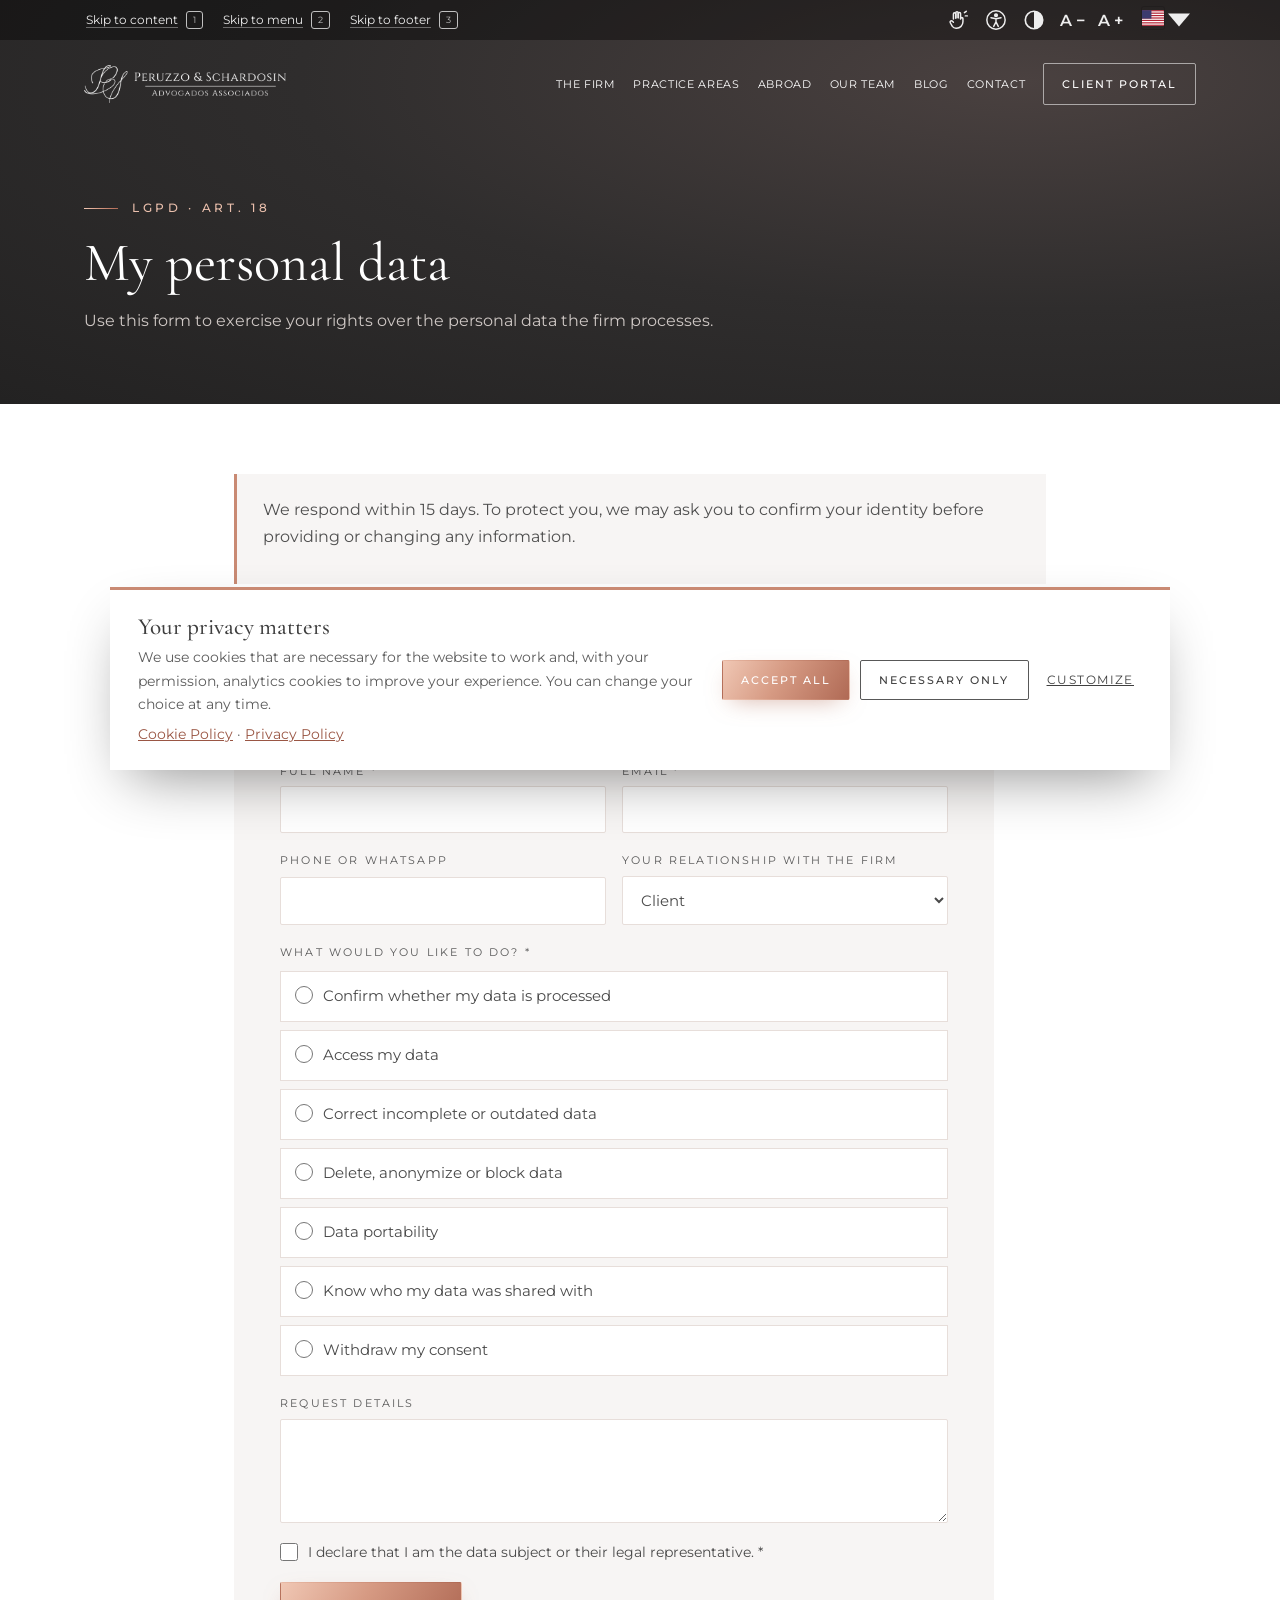
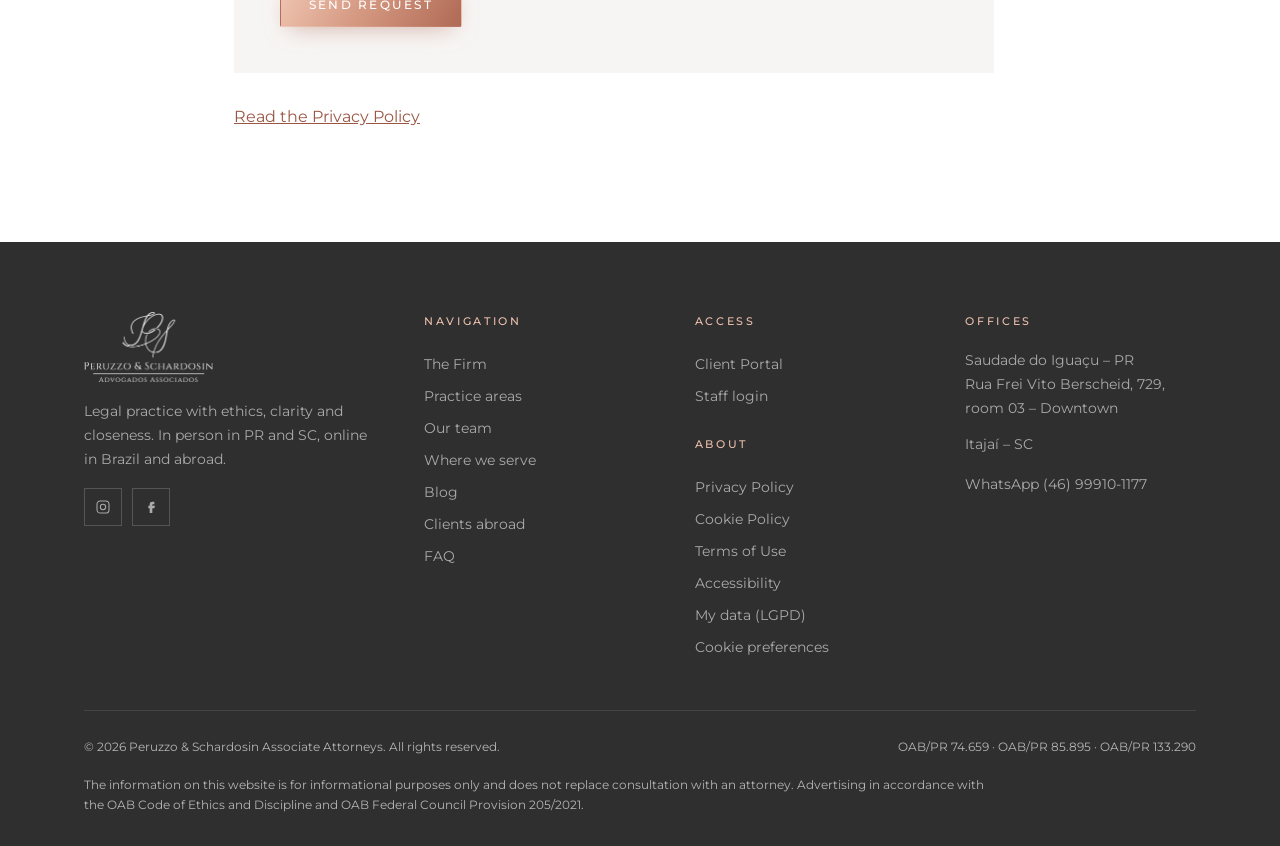
<file: paginas/meus-dados.html>
<!DOCTYPE html>
<html lang="pt-BR" data-raiz="../">
<head>
<meta charset="UTF-8">
<meta name="viewport" content="width=device-width, initial-scale=1">
<title>Meus dados (LGPD) – Peruzzo & Schardosin</title>
<meta name="description" content="Formulário para o titular exercer seus direitos sobre dados pessoais, conforme a LGPD.">
<meta name="robots" content="index, follow">
<meta name="theme-color" content="#2F2D2D">
<link rel="canonical" href="https://www.peruzzoschardosin.adv.br/paginas/meus-dados.html">
<link rel="icon" type="image/png" sizes="32x32" href="../assets/img/icones/favicon-32.png">
<link rel="icon" type="image/png" sizes="192x192" href="../assets/img/icones/icone-192.png">
<link rel="apple-touch-icon" href="../assets/img/icones/apple-touch-icon.png">
<link rel="manifest" href="../site.webmanifest">
<link rel="preconnect" href="https://fonts.googleapis.com">
<link rel="preconnect" href="https://fonts.gstatic.com" crossorigin>
<link href="https://fonts.googleapis.com/css2?family=Cormorant+Garamond:ital,wght@0,400;0,500;0,600;1,400&family=Montserrat:wght@300;400;500;600&display=swap" rel="stylesheet">
<link rel="stylesheet" href="../assets/css/site.css">
</head>
<body>
<header id="topo" class="interno">
<div class="barra-a11y">
  <div class="wrap barra-in">
    <nav class="atalhos" aria-label="Atalhos de acessibilidade">
      <a href="#conteudo" data-i18n>Ir para o conteúdo</a><kbd aria-hidden="true">1</kbd>
      <a href="#menu" data-i18n>Ir para o menu</a><kbd aria-hidden="true">2</kbd>
      <a href="#rodape" data-i18n>Ir para o rodapé</a><kbd aria-hidden="true">3</kbd>
    </nav>
    <div class="ferramentas">
      <button type="button" class="ft" id="btnLibras" data-i18n-attr="aria-label|title" aria-label="Tradução para Libras (VLibras)" title="Tradução para Libras (VLibras)"><svg viewBox="0 0 24 24" aria-hidden="true" fill="none" stroke="currentColor" stroke-width="1.6" stroke-linecap="round" stroke-linejoin="round"><path d="M7 11V5.5a1.3 1.3 0 012.6 0V10"/><path d="M9.6 9.5V4.2a1.3 1.3 0 012.6 0v5.3"/><path d="M12.2 9.5V5a1.3 1.3 0 012.6 0v6"/><path d="M14.8 10.5a1.3 1.3 0 012.6 0V14a7 7 0 01-7 7h-.6a5 5 0 01-4-2L3.6 15a1.4 1.4 0 012.1-1.8L7 14.5"/><path d="M19 4l2-1.5M20 7.5h2.2"/></svg></button>
      <button type="button" class="ft" id="btnA11y" aria-haspopup="dialog" aria-controls="painelA11y" data-i18n-attr="aria-label|title" aria-label="Recursos de acessibilidade" title="Recursos de acessibilidade"><svg viewBox="0 0 24 24" aria-hidden="true" fill="none" stroke="currentColor" stroke-width="1.6" stroke-linecap="round"><circle cx="12" cy="12" r="10"/><circle cx="12" cy="6.8" r="1.5" fill="currentColor"/><path d="M6.5 9.5l5.5 1.2 5.5-1.2M12 10.7V14l-2.5 5M12 14l2.5 5"/></svg></button>
      <button type="button" class="ft" id="btnContraste" aria-pressed="false" data-i18n-attr="aria-label|title" aria-label="Alto contraste" title="Alto contraste"><svg viewBox="0 0 24 24" aria-hidden="true"><circle cx="12" cy="12" r="9.5" fill="none" stroke="currentColor" stroke-width="1.8"/><path d="M12 2.5a9.5 9.5 0 010 19z" fill="currentColor"/></svg></button>
      <button type="button" class="ft txt" id="btnMenos" data-i18n-attr="aria-label|title" aria-label="A− Diminuir o tamanho do texto" title="Diminuir o tamanho do texto">A<span aria-hidden="true">−</span></button>
      <button type="button" class="ft txt" id="btnMais" data-i18n-attr="aria-label|title" aria-label="A+ Aumentar o tamanho do texto" title="Aumentar o tamanho do texto">A<span aria-hidden="true">+</span></button>
      <div class="idioma">
        <button type="button" class="ft idioma-btn" id="btnIdioma" aria-expanded="false" aria-controls="listaIdioma" aria-label="Idioma: Português (Brasil)"><span class="flag-atual"><svg class="flag" viewBox="0 0 28 20" aria-hidden="true"><rect width="28" height="20" rx="2" fill="#229E45"/><path d="M14 3l10 7-10 7-10-7z" fill="#F8E509"/><circle cx="14" cy="10" r="4.2" fill="#2B49A3"/><path d="M10.2 9.2c2.6-.6 5.3-.2 7.6 1.2" stroke="#fff" stroke-width=".8" fill="none"/></svg></span><svg class="caret" viewBox="0 0 10 6" aria-hidden="true"><path d="M0 0l5 6 5-6z" fill="currentColor"/></svg></button>
        <ul id="listaIdioma" class="lista-idioma" hidden>
          <li><button type="button" data-lang="pt" lang="pt-BR"><svg class="flag" viewBox="0 0 28 20" aria-hidden="true"><rect width="28" height="20" rx="2" fill="#229E45"/><path d="M14 3l10 7-10 7-10-7z" fill="#F8E509"/><circle cx="14" cy="10" r="4.2" fill="#2B49A3"/><path d="M10.2 9.2c2.6-.6 5.3-.2 7.6 1.2" stroke="#fff" stroke-width=".8" fill="none"/></svg><span>Português (Brasil)</span></button></li>
          <li><button type="button" data-lang="en" lang="en"><svg class="flag" viewBox="0 0 28 20" aria-hidden="true"><rect width="28" height="20" rx="2" fill="#fff"/><g fill="#B22234"><rect y="0" width="28" height="1.54"/><rect y="3.08" width="28" height="1.54"/><rect y="6.15" width="28" height="1.54"/><rect y="9.23" width="28" height="1.54"/><rect y="12.3" width="28" height="1.54"/><rect y="15.4" width="28" height="1.54"/><rect y="18.46" width="28" height="1.54"/></g><rect width="12" height="10.8" fill="#3C3B6E"/></svg><span>English</span></button></li>
          <li><button type="button" data-lang="es" lang="es"><svg class="flag" viewBox="0 0 28 20" aria-hidden="true"><rect width="28" height="20" rx="2" fill="#AA151B"/><rect y="5" width="28" height="10" fill="#F1BF00"/></svg><span>Español</span></button></li>
        </ul>
      </div>
    </div>
  </div>
</div>
  <div class="wrap nav">
    <a href="../index.html" class="marca" aria-label="Peruzzo & Schardosin – início" data-i18n-attr="aria-label"><img class="l-cla" src="../assets/img/marca/logo-horizontal-branco.png" alt="Peruzzo &amp; Schardosin Advogados Associados" width="1171" height="220"><img class="l-esc" src="../assets/img/marca/logo-horizontal-grafite.png" alt="" width="1171" height="220"></a>
    <nav class="menu" id="menu" aria-label="Menu principal" data-i18n-attr="aria-label">
      <a class="lk" href="../index.html#escritorio" data-i18n>O Escritório</a>
      <a class="lk" href="../index.html#areas" data-i18n>Áreas de atuação</a>
      <a class="lk" href="../paginas/exterior.html" data-i18n>Exterior</a>
      <a class="lk" href="../equipe/index.html" data-i18n>Nosso time</a>
      <a class="lk" href="../blog/index.html" data-i18n>Blog</a>
      <a class="lk" href="../index.html#contato" data-i18n>Contato</a>
      <a class="btn btn-linha" href="../index.html#area-cliente" data-i18n>Área do Cliente</a>
    </nav>
    <div class="acoes">
      <a class="btn btn-rose so-desk" href="../index.html#contato" data-i18n>Iniciar atendimento</a>
      <button type="button" class="burger" id="burger" aria-label="Abrir menu" data-i18n-attr="aria-label" aria-expanded="false" aria-controls="menu"><span></span><span></span><span></span></button>
    </div>
  </div>
</header>
<main id="conteudo">
<section class="pagina-topo"><div class="wrap"><span class="eyebrow" data-i18n>LGPD · Art. 18</span><h1 data-i18n>Meus dados pessoais</h1><p data-i18n>Use este formulário para exercer os seus direitos sobre os dados pessoais que o escritório trata.</p></div></section>
<section class="doc"><div class="wrap">
<div class="sumario"><p data-i18n>Respondemos em até 15 dias. Para proteger você, podemos pedir uma confirmação de identidade antes de entregar ou alterar qualquer informação.</p></div>
<form class="fale form-lgpd" id="formLgpd" novalidate aria-labelledby="lgpdTit">
<h2 id="lgpdTit" data-i18n>Solicitação do titular</h2>
<p class="obrig" data-i18n>Campos com * são obrigatórios.</p>
<div class="duas">
<div class="campo"><label for="lNome"><span data-i18n>Nome completo</span> *</label><input id="lNome" required aria-required="true" autocomplete="name"></div>
<div class="campo"><label for="lEmail"><span data-i18n>E-mail</span> *</label><input id="lEmail" type="email" required aria-required="true" autocomplete="email"></div>
</div>
<div class="duas">
<div class="campo"><label for="lTel" data-i18n>Telefone ou WhatsApp</label><input id="lTel" type="tel" autocomplete="tel"></div>
<div class="campo"><label for="lRel" data-i18n>Sua relação com o escritório</label><select id="lRel"><option data-i18n>Cliente</option><option data-i18n>Ex-cliente</option><option data-i18n>Entrei em contato pelo site</option><option data-i18n>Outra</option></select></div>
</div>
<fieldset class="campo">
<legend><span data-i18n>O que você deseja?</span> *</legend>
<div class="opcoes-radio">
<label><input type="radio" name="lTipo" value="Confirmar se meus dados são tratados" required> <span data-i18n>Confirmar se meus dados são tratados</span></label>
<label><input type="radio" name="lTipo" value="Acessar meus dados"> <span data-i18n>Acessar meus dados</span></label>
<label><input type="radio" name="lTipo" value="Corrigir dados incompletos ou desatualizados"> <span data-i18n>Corrigir dados incompletos ou desatualizados</span></label>
<label><input type="radio" name="lTipo" value="Excluir, anonimizar ou bloquear dados"> <span data-i18n>Excluir, anonimizar ou bloquear dados</span></label>
<label><input type="radio" name="lTipo" value="Portabilidade dos dados"> <span data-i18n>Portabilidade dos dados</span></label>
<label><input type="radio" name="lTipo" value="Saber com quem meus dados foram compartilhados"> <span data-i18n>Saber com quem meus dados foram compartilhados</span></label>
<label><input type="radio" name="lTipo" value="Revogar meu consentimento"> <span data-i18n>Revogar meu consentimento</span></label>
</div>
</fieldset>
<div class="campo"><label for="lDesc" data-i18n>Detalhes da solicitação</label><textarea id="lDesc" rows="4"></textarea></div>
<div class="consent"><input type="checkbox" id="lDecl" required aria-required="true"><label for="lDecl"><span data-i18n>Declaro que sou o titular dos dados ou seu representante legal.</span> *</label></div>
<div class="erro" id="lErro" role="alert" hidden></div>
<div class="acoes-form">
<button class="btn btn-rose" type="submit" data-i18n>Enviar solicitação</button>
</div>
<div class="ok" id="lOk" tabindex="-1" role="status" hidden></div>
</form>
<p style="margin-top:30px"><a href="../paginas/privacidade.html" data-i18n>Leia a Política de Privacidade</a></p>
</div></section>
</main>
<footer id="rodape">
<div class="wrap">
<div class="rod">
<div><img alt="Peruzzo &amp; Schardosin" src="../assets/img/marca/logo-branco.png"/><p data-i18n>Advocacia com ética, clareza e proximidade. Presencial no PR e em SC, on-line no Brasil e no exterior.</p>
<div class="sociais">
<a aria-label="Instagram" data-i18n-attr="aria-label" href="https://www.instagram.com/peruzzo.schardosin/" rel="noopener" target="_blank"><svg aria-hidden="true" fill="none" stroke="currentColor" stroke-width="1.6" viewbox="0 0 24 24"><rect height="18" rx="5" width="18" x="3" y="3"></rect><circle cx="12" cy="12" r="4"></circle></svg></a>
<a aria-label="Facebook" data-i18n-attr="aria-label" href="https://www.facebook.com/p/Peruzzo-Schardosin-advogados-100054420043851/" rel="noopener" target="_blank"><svg aria-hidden="true" fill="currentColor" viewbox="0 0 24 24"><path d="M14 8h3V4h-3a4 4 0 00-4 4v2H8v4h2v7h4v-7h3l1-4h-4V8z"></path></svg></a>
</div></div>
<nav aria-label="Rodapé" data-i18n-attr="aria-label"><h4 data-i18n>Navegação</h4><a data-i18n href="../index.html#escritorio">O Escritório</a><a data-i18n href="../index.html#areas">Áreas de atuação</a><a data-i18n href="../index.html#equipe">Nosso time</a><a data-i18n href="../index.html#onde">Onde atendemos</a><a data-i18n href="../blog/index.html">Blog</a><a data-i18n href="../paginas/exterior.html">Atendimento no exterior</a><a data-i18n href="../index.html#faq">Perguntas frequentes</a></nav>
<div><h4 data-i18n>Acesso</h4><a  data-i18n href="../index.html#area-cliente">Área do Cliente</a><a  data-i18n href="../index.html#area-cliente">Acesso da Equipe</a><h4 class="h4-esp" data-i18n>Institucional</h4><a data-i18n href="../paginas/privacidade.html">Política de Privacidade</a><a data-i18n href="../paginas/cookies.html">Política de Cookies</a><a data-i18n href="../paginas/termos.html">Termos de Uso</a><a data-i18n href="../paginas/acessibilidade.html">Acessibilidade</a><a data-i18n href="../paginas/meus-dados.html">Meus dados (LGPD)</a><a data-cookie="abrir" data-i18n href="#">Preferências de cookies</a></div>
<div><h4 data-i18n>Unidades</h4><span data-i18n>Saudade do Iguaçu – PR<br/>Rua Frei Vito Berscheid, 729, sala 03 – Centro</span><span data-i18n style="display:block;margin-top:12px">Itajaí – SC</span><a href="https://wa.me/5546999101177" target="_blank" rel="noopener" style="margin-top:12px">WhatsApp (46) 99910-1177</a></div>
</div>
<div class="copy"><span><span data-i18n>©</span> <span id="ano"></span> <span data-i18n>Peruzzo &amp; Schardosin Advogados Associados. Todos os direitos reservados.</span></span><span data-i18n>OAB/PR 74.659 · OAB/PR 85.895 · OAB/PR 133.290</span></div>
<p class="disclaimer" data-i18n>As informações deste site têm caráter informativo e não substituem a consulta com um advogado. Publicidade em conformidade com o Código de Ética e Disciplina da OAB e o Provimento 205/2021 do Conselho Federal da OAB.</p>
</div>
</footer>
<div class="painel-fundo" id="painelFundo" hidden></div>
<aside class="painel-a11y" id="painelA11y" role="dialog" aria-modal="true" aria-labelledby="painelTit" hidden>
  <div class="painel-topo">
    <h2 id="painelTit" data-i18n>Recursos de acessibilidade</h2>
    <button type="button" class="painel-fechar" id="painelFechar" data-i18n-attr="aria-label" aria-label="Fechar painel de acessibilidade">×</button>
  </div>
  <div class="painel-corpo">
    <div class="opc-grade">
      <button type="button" class="opc" data-opc="contraste" aria-pressed="false"><svg viewBox="0 0 24 24" aria-hidden="true"><circle cx="12" cy="12" r="9.5" fill="none" stroke="currentColor" stroke-width="1.8"/><path d="M12 2.5a9.5 9.5 0 010 19z" fill="currentColor"/></svg><span data-i18n>Alto contraste</span></button>
      <button type="button" class="opc" data-opc="links" aria-pressed="false"><svg viewBox="0 0 24 24" aria-hidden="true" fill="none" stroke="currentColor" stroke-width="1.6"><path d="M10 14a4 4 0 005.7 0l3-3a4 4 0 00-5.7-5.7l-1 1M14 10a4 4 0 00-5.7 0l-3 3a4 4 0 005.7 5.7l1-1"/><path d="M4 22h16"/></svg><span data-i18n>Destacar links</span></button>
      <button type="button" class="opc" data-opc="espaco" aria-pressed="false"><svg viewBox="0 0 24 24" aria-hidden="true" fill="none" stroke="currentColor" stroke-width="1.6"><path d="M4 6h16M4 12h16M4 18h10"/><path d="M21 15v6M19 17l2-2 2 2M19 19l2 2 2-2" transform="translate(-2 0)"/></svg><span data-i18n>Espaçar texto</span></button>
      <button type="button" class="opc" data-opc="legivel" aria-pressed="false"><svg viewBox="0 0 24 24" aria-hidden="true" fill="none" stroke="currentColor" stroke-width="1.6"><path d="M4 19L9 5l5 14M6 14h6M15 19v-6a3 3 0 016 0v6M15 16h6"/></svg><span data-i18n>Fonte legível</span></button>
      <button type="button" class="opc" data-opc="semanim" aria-pressed="false"><svg viewBox="0 0 24 24" aria-hidden="true" fill="none" stroke="currentColor" stroke-width="1.6"><circle cx="12" cy="12" r="9"/><path d="M10 9v6M14 9v6"/></svg><span data-i18n>Pausar animações</span></button>
      <button type="button" class="opc" data-opc="cursor" aria-pressed="false"><svg viewBox="0 0 24 24" aria-hidden="true" fill="none" stroke="currentColor" stroke-width="1.6"><path d="M5 3l14 7-6 2-2 6z"/></svg><span data-i18n>Cursor grande</span></button>
    </div>
    <div class="opc-fonte">
      <span data-i18n>Tamanho do texto</span>
      <div class="fonte-ctrl">
        <button type="button" class="ft txt" data-fonte="-1" data-i18n-attr="aria-label" aria-label="A− Diminuir o tamanho do texto">A<span aria-hidden="true">−</span></button>
        <output id="fontePct" aria-live="polite">100%</output>
        <button type="button" class="ft txt" data-fonte="1" data-i18n-attr="aria-label" aria-label="A+ Aumentar o tamanho do texto">A<span aria-hidden="true">+</span></button>
      </div>
    </div>
    <button type="button" class="btn btn-linha painel-reset" id="a11yReset" data-i18n>Restaurar padrão</button>
    <h3 data-i18n>Atalhos de teclado</h3>
    <dl class="atalhos-lista">
      <div><dt><kbd>Alt</kbd> + <kbd>1</kbd></dt><dd data-i18n>Ir para o conteúdo</dd></div>
      <div><dt><kbd>Alt</kbd> + <kbd>2</kbd></dt><dd data-i18n>Ir para o menu</dd></div>
      <div><dt><kbd>Alt</kbd> + <kbd>3</kbd></dt><dd data-i18n>Ir para o rodapé</dd></div>
      <div><dt><kbd>Alt</kbd> + <kbd>4</kbd></dt><dd data-i18n>Abrir este painel</dd></div>
    </dl>
    <p class="painel-nota"><a href="../paginas/acessibilidade.html" data-i18n>Declaração de acessibilidade</a></p>
  </div>
</aside>
<div class="aviso-flut" id="avisoFlut" role="status" aria-live="polite" hidden></div>
<section class="cookie-banner" id="cookieBanner" aria-labelledby="cookieTit" hidden>
  <div class="cookie-in">
    <div class="cookie-txt">
      <h2 id="cookieTit" data-i18n>Sua privacidade importa</h2>
      <p data-i18n>Usamos cookies necessários para o funcionamento do site e, com a sua autorização, cookies de análise para melhorar a sua experiência. Você pode mudar a sua escolha a qualquer momento.</p>
      <p class="cookie-links"><a href="../paginas/cookies.html" data-i18n>Política de Cookies</a> · <a href="../paginas/privacidade.html" data-i18n>Política de Privacidade</a></p>
    </div>
    <div class="cookie-acoes">
      <button type="button" class="btn btn-rose" data-cookie="todos" data-i18n>Aceitar todos</button>
      <button type="button" class="btn btn-linha" data-cookie="necessarios" data-i18n>Somente necessários</button>
      <button type="button" class="btn-texto" data-cookie="personalizar" data-i18n>Personalizar</button>
    </div>
  </div>
</section>
<div class="modal" id="modalCookies" role="dialog" aria-modal="true" aria-labelledby="cookiePrefTit">
  <div class="box box-largo">
    <button type="button" class="fechar fechar-escuro" data-fechar data-i18n-attr="aria-label" aria-label="Fechar">×</button>
    <div class="cookie-pref">
      <h2 id="cookiePrefTit" data-i18n>Preferências de cookies</h2>
      <p data-i18n>Escolha quais categorias de cookies você autoriza. Os cookies necessários não podem ser desativados, pois garantem o funcionamento básico do site.</p>
      <div class="cat">
        <div><h3 data-i18n>Necessários</h3><p data-i18n>Guardam sua escolha de cookies, idioma e preferências de acessibilidade.</p></div>
        <span class="sempre" data-i18n>Sempre ativos</span>
      </div>
      <div class="cat">
        <div><h3 id="catAnalise" data-i18n>Análise e desempenho</h3><p data-i18n>Medem visitas de forma agregada para entendermos como o site é usado.</p></div>
        <label class="chave"><input type="checkbox" id="ckAnalise" aria-labelledby="catAnalise"><span aria-hidden="true"></span></label>
      </div>
      <div class="cat">
        <div><h3 id="catMarketing" data-i18n>Marketing</h3><p data-i18n>Permitiriam medir campanhas em redes sociais. Hoje o site não utiliza.</p></div>
        <label class="chave"><input type="checkbox" id="ckMarketing" aria-labelledby="catMarketing"><span aria-hidden="true"></span></label>
      </div>
      <div class="cookie-acoes fim">
        <button type="button" class="btn btn-linha" data-cookie="necessarios" data-i18n>Somente necessários</button>
        <button type="button" class="btn btn-rose" data-cookie="salvar" data-i18n>Salvar preferências</button>
      </div>
    </div>
  </div>
</div>
<div vw class="enabled"><div vw-access-button class="active"></div><div vw-plugin-wrapper><div class="vw-plugin-top-wrapper"></div></div></div>
<script src="../assets/js/i18n.js"></script>
<script src="../assets/js/acessibilidade.js"></script>
<script src="../assets/js/interno.js"></script>
<script src="../assets/js/paginas.js"></script>
</body>
</html>
</file>
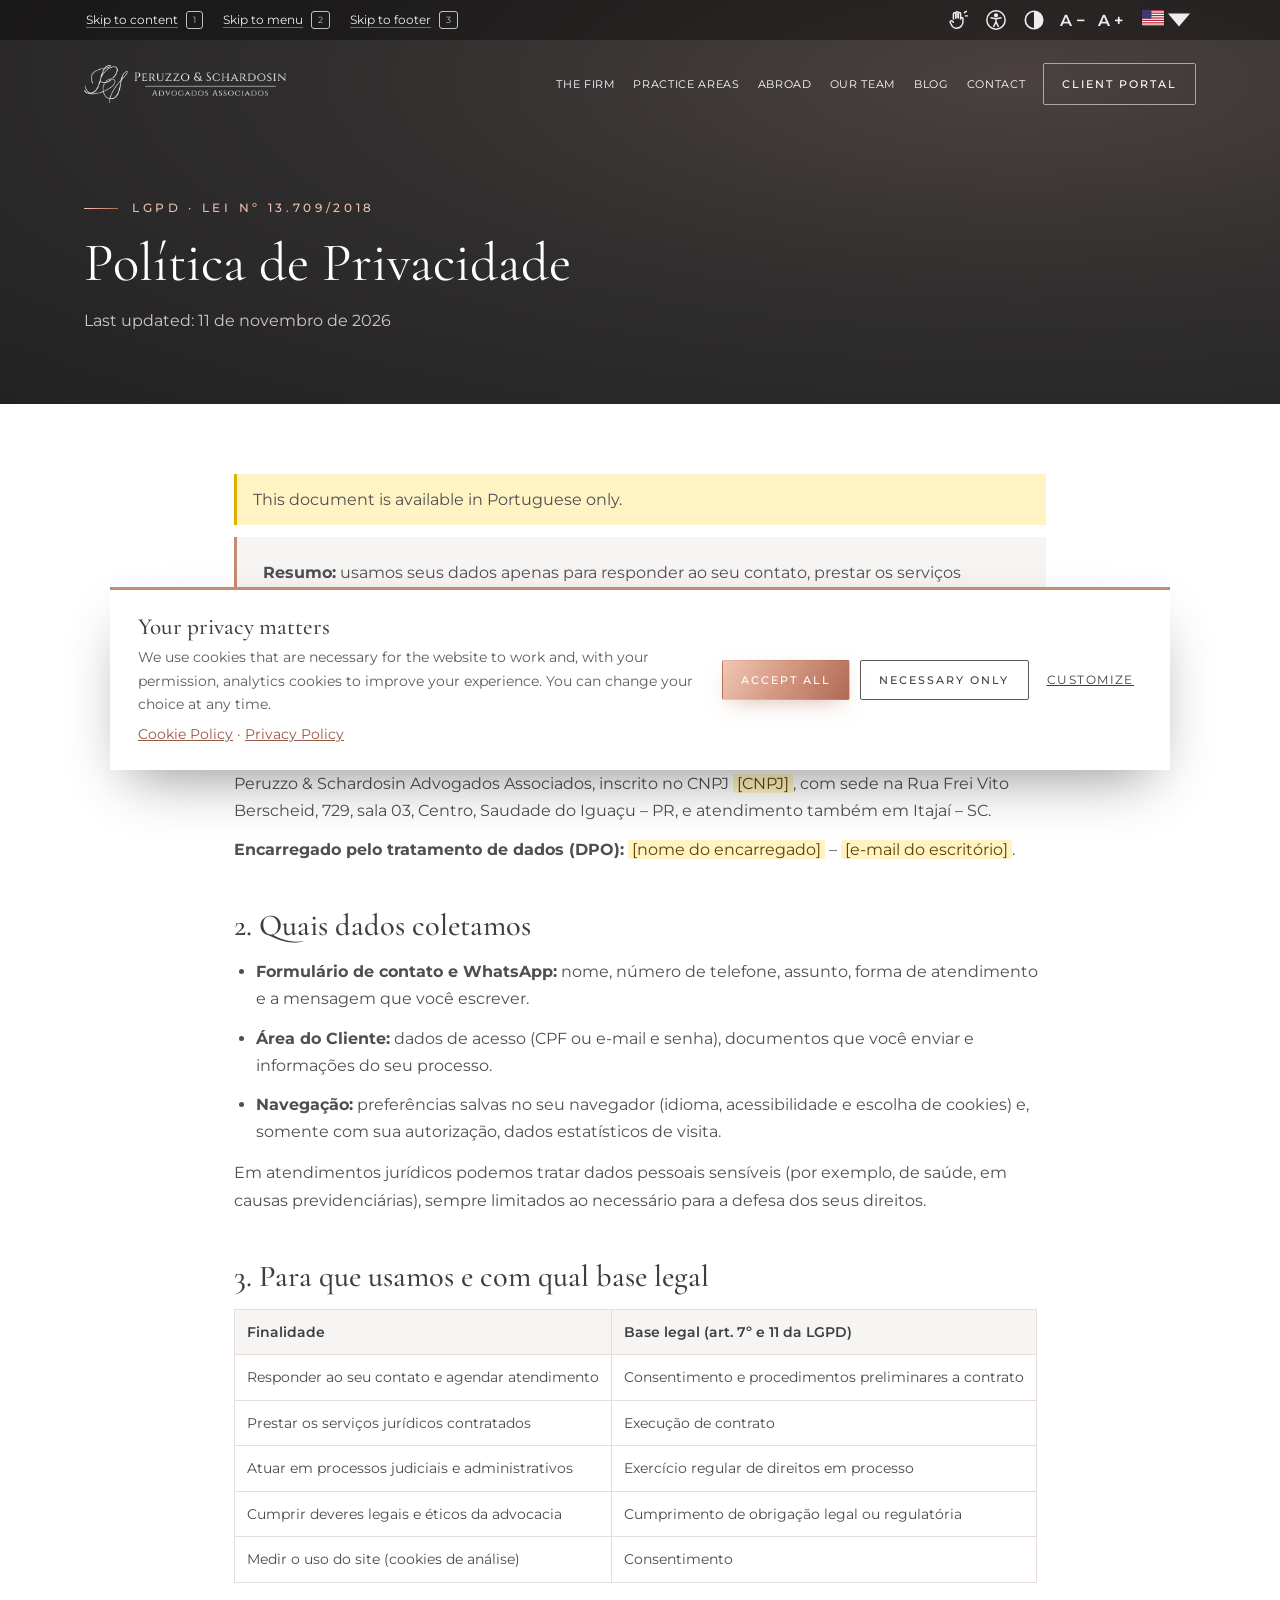
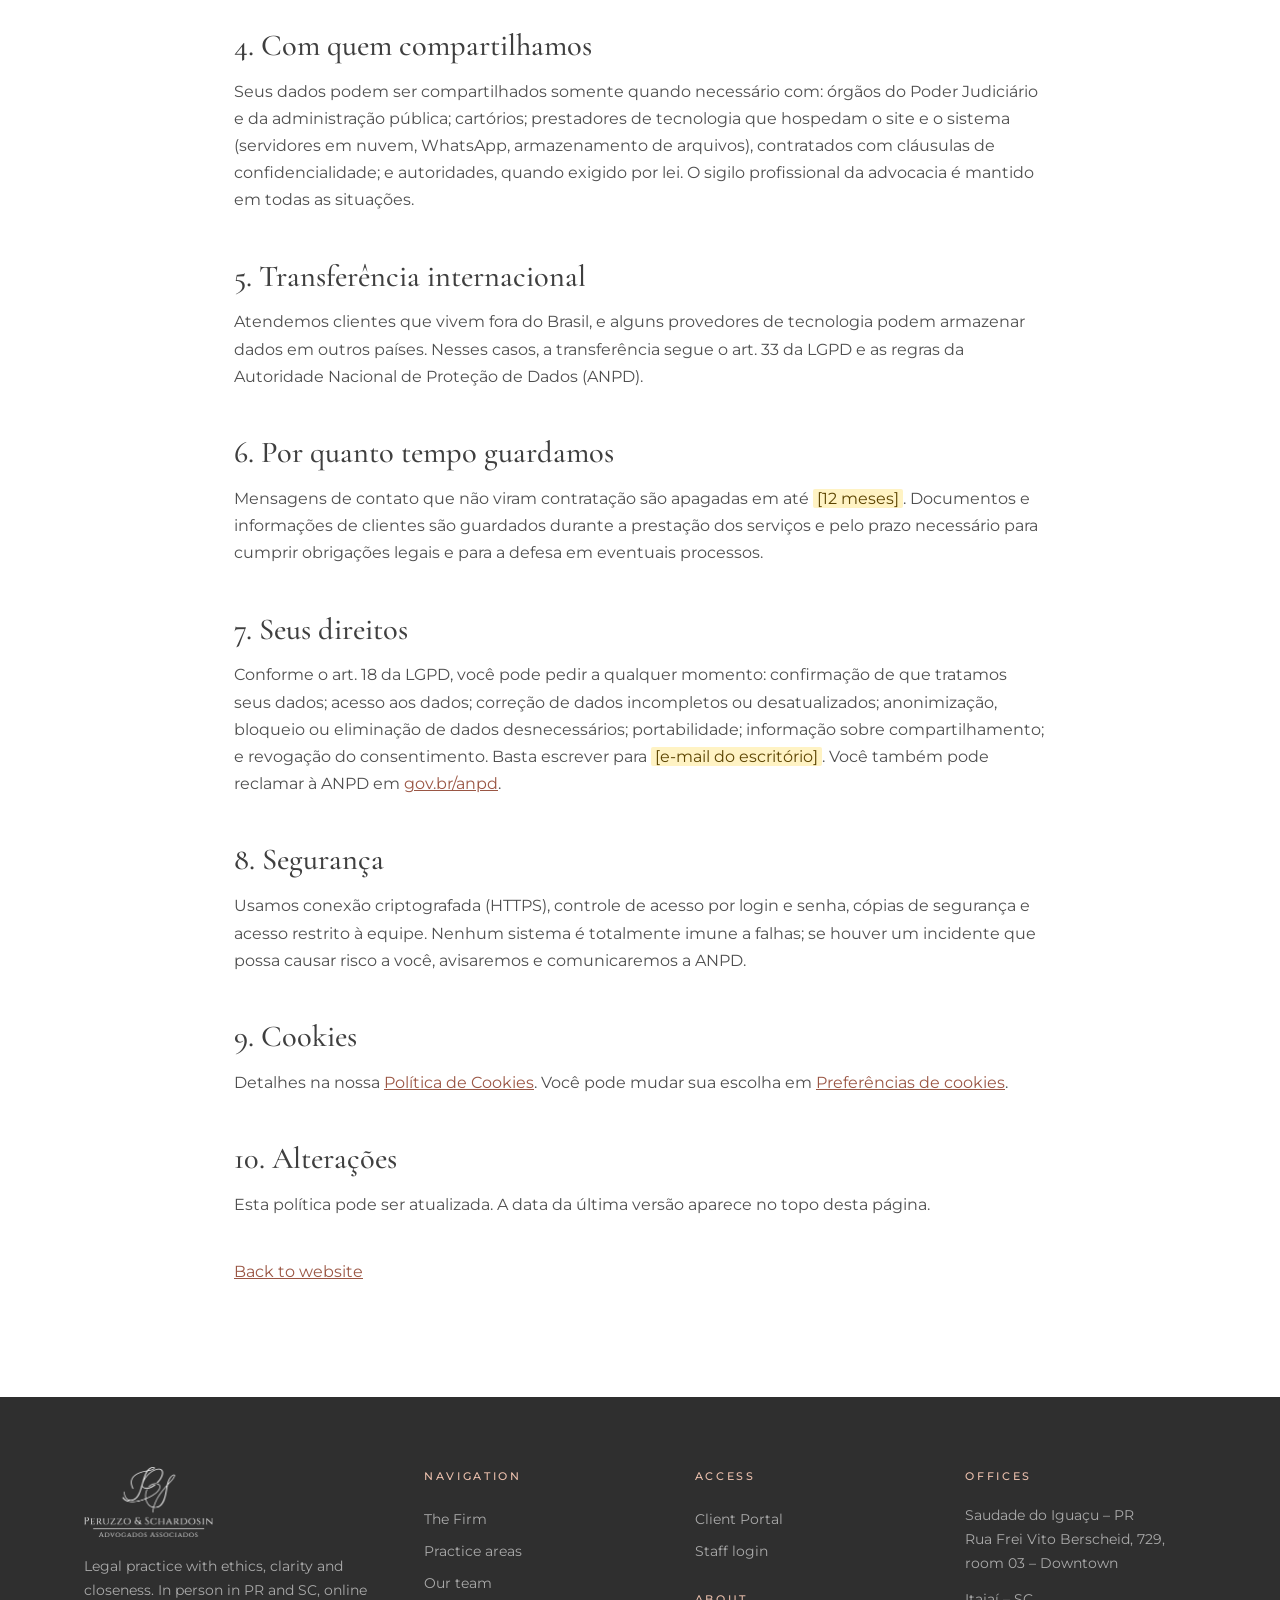
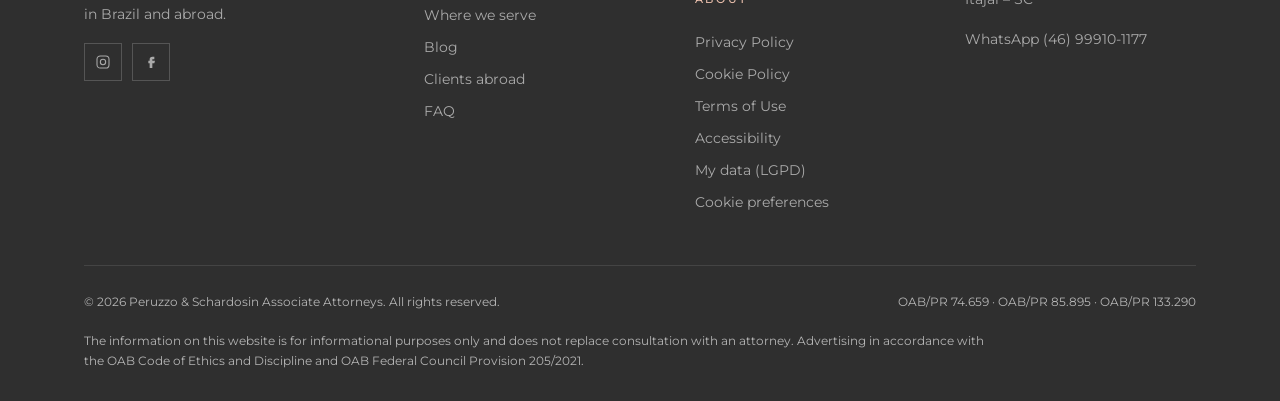
<file: paginas/privacidade.html>
<!DOCTYPE html>
<html lang="pt-BR" data-raiz="../">
<head>
<meta charset="UTF-8">
<meta name="viewport" content="width=device-width, initial-scale=1">
<title>Política de Privacidade – Peruzzo & Schardosin</title>
<meta name="description" content="Como o escritório Peruzzo & Schardosin coleta, usa e protege dados pessoais, conforme a LGPD.">
<meta name="robots" content="index, follow">
<meta name="theme-color" content="#2F2D2D">
<link rel="canonical" href="https://www.peruzzoschardosin.adv.br/paginas/privacidade.html">
<link rel="icon" type="image/png" sizes="32x32" href="../assets/img/icones/favicon-32.png">
<link rel="icon" type="image/png" sizes="192x192" href="../assets/img/icones/icone-192.png">
<link rel="apple-touch-icon" href="../assets/img/icones/apple-touch-icon.png">
<link rel="manifest" href="../site.webmanifest">
<link rel="preconnect" href="https://fonts.googleapis.com">
<link rel="preconnect" href="https://fonts.gstatic.com" crossorigin>
<link href="https://fonts.googleapis.com/css2?family=Cormorant+Garamond:ital,wght@0,400;0,500;0,600;1,400&family=Montserrat:wght@300;400;500;600&display=swap" rel="stylesheet">
<link rel="stylesheet" href="../assets/css/site.css">
</head>
<body>
<header id="topo" class="interno">
<div class="barra-a11y">
  <div class="wrap barra-in">
    <nav class="atalhos" aria-label="Atalhos de acessibilidade">
      <a href="#conteudo" data-i18n>Ir para o conteúdo</a><kbd aria-hidden="true">1</kbd>
      <a href="#menu" data-i18n>Ir para o menu</a><kbd aria-hidden="true">2</kbd>
      <a href="#rodape" data-i18n>Ir para o rodapé</a><kbd aria-hidden="true">3</kbd>
    </nav>
    <div class="ferramentas">
      <button type="button" class="ft" id="btnLibras" data-i18n-attr="aria-label|title" aria-label="Tradução para Libras (VLibras)" title="Tradução para Libras (VLibras)"><svg viewBox="0 0 24 24" aria-hidden="true" fill="none" stroke="currentColor" stroke-width="1.6" stroke-linecap="round" stroke-linejoin="round"><path d="M7 11V5.5a1.3 1.3 0 012.6 0V10"/><path d="M9.6 9.5V4.2a1.3 1.3 0 012.6 0v5.3"/><path d="M12.2 9.5V5a1.3 1.3 0 012.6 0v6"/><path d="M14.8 10.5a1.3 1.3 0 012.6 0V14a7 7 0 01-7 7h-.6a5 5 0 01-4-2L3.6 15a1.4 1.4 0 012.1-1.8L7 14.5"/><path d="M19 4l2-1.5M20 7.5h2.2"/></svg></button>
      <button type="button" class="ft" id="btnA11y" aria-haspopup="dialog" aria-controls="painelA11y" data-i18n-attr="aria-label|title" aria-label="Recursos de acessibilidade" title="Recursos de acessibilidade"><svg viewBox="0 0 24 24" aria-hidden="true" fill="none" stroke="currentColor" stroke-width="1.6" stroke-linecap="round"><circle cx="12" cy="12" r="10"/><circle cx="12" cy="6.8" r="1.5" fill="currentColor"/><path d="M6.5 9.5l5.5 1.2 5.5-1.2M12 10.7V14l-2.5 5M12 14l2.5 5"/></svg></button>
      <button type="button" class="ft" id="btnContraste" aria-pressed="false" data-i18n-attr="aria-label|title" aria-label="Alto contraste" title="Alto contraste"><svg viewBox="0 0 24 24" aria-hidden="true"><circle cx="12" cy="12" r="9.5" fill="none" stroke="currentColor" stroke-width="1.8"/><path d="M12 2.5a9.5 9.5 0 010 19z" fill="currentColor"/></svg></button>
      <button type="button" class="ft txt" id="btnMenos" data-i18n-attr="aria-label|title" aria-label="A− Diminuir o tamanho do texto" title="Diminuir o tamanho do texto">A<span aria-hidden="true">−</span></button>
      <button type="button" class="ft txt" id="btnMais" data-i18n-attr="aria-label|title" aria-label="A+ Aumentar o tamanho do texto" title="Aumentar o tamanho do texto">A<span aria-hidden="true">+</span></button>
      <div class="idioma">
        <button type="button" class="ft idioma-btn" id="btnIdioma" aria-expanded="false" aria-controls="listaIdioma" aria-label="Idioma: Português (Brasil)"><span class="flag-atual"><svg class="flag" viewBox="0 0 28 20" aria-hidden="true"><rect width="28" height="20" rx="2" fill="#229E45"/><path d="M14 3l10 7-10 7-10-7z" fill="#F8E509"/><circle cx="14" cy="10" r="4.2" fill="#2B49A3"/><path d="M10.2 9.2c2.6-.6 5.3-.2 7.6 1.2" stroke="#fff" stroke-width=".8" fill="none"/></svg></span><svg class="caret" viewBox="0 0 10 6" aria-hidden="true"><path d="M0 0l5 6 5-6z" fill="currentColor"/></svg></button>
        <ul id="listaIdioma" class="lista-idioma" hidden>
          <li><button type="button" data-lang="pt" lang="pt-BR"><svg class="flag" viewBox="0 0 28 20" aria-hidden="true"><rect width="28" height="20" rx="2" fill="#229E45"/><path d="M14 3l10 7-10 7-10-7z" fill="#F8E509"/><circle cx="14" cy="10" r="4.2" fill="#2B49A3"/><path d="M10.2 9.2c2.6-.6 5.3-.2 7.6 1.2" stroke="#fff" stroke-width=".8" fill="none"/></svg><span>Português (Brasil)</span></button></li>
          <li><button type="button" data-lang="en" lang="en"><svg class="flag" viewBox="0 0 28 20" aria-hidden="true"><rect width="28" height="20" rx="2" fill="#fff"/><g fill="#B22234"><rect y="0" width="28" height="1.54"/><rect y="3.08" width="28" height="1.54"/><rect y="6.15" width="28" height="1.54"/><rect y="9.23" width="28" height="1.54"/><rect y="12.3" width="28" height="1.54"/><rect y="15.4" width="28" height="1.54"/><rect y="18.46" width="28" height="1.54"/></g><rect width="12" height="10.8" fill="#3C3B6E"/></svg><span>English</span></button></li>
          <li><button type="button" data-lang="es" lang="es"><svg class="flag" viewBox="0 0 28 20" aria-hidden="true"><rect width="28" height="20" rx="2" fill="#AA151B"/><rect y="5" width="28" height="10" fill="#F1BF00"/></svg><span>Español</span></button></li>
        </ul>
      </div>
    </div>
  </div>
</div>
  <div class="wrap nav">
    <a href="../index.html" class="marca" aria-label="Peruzzo & Schardosin – início" data-i18n-attr="aria-label"><img class="l-cla" src="../assets/img/marca/logo-horizontal-branco.png" alt="Peruzzo &amp; Schardosin Advogados Associados" width="1171" height="220"><img class="l-esc" src="../assets/img/marca/logo-horizontal-grafite.png" alt="" width="1171" height="220"></a>
    <nav class="menu" id="menu" aria-label="Menu principal" data-i18n-attr="aria-label">
      <a class="lk" href="../index.html#escritorio" data-i18n>O Escritório</a>
      <a class="lk" href="../index.html#areas" data-i18n>Áreas de atuação</a>
      <a class="lk" href="../paginas/exterior.html" data-i18n>Exterior</a>
      <a class="lk" href="../equipe/index.html" data-i18n>Nosso time</a>
      <a class="lk" href="../blog/index.html" data-i18n>Blog</a>
      <a class="lk" href="../index.html#contato" data-i18n>Contato</a>
      <a class="btn btn-linha" href="../index.html#area-cliente" data-i18n>Área do Cliente</a>
    </nav>
    <div class="acoes">
      <a class="btn btn-rose so-desk" href="../index.html#contato" data-i18n>Iniciar atendimento</a>
      <button type="button" class="burger" id="burger" aria-label="Abrir menu" data-i18n-attr="aria-label" aria-expanded="false" aria-controls="menu"><span></span><span></span><span></span></button>
    </div>
  </div>
</header>
<main id="conteudo">
<section class="pagina-topo"><div class="wrap"><span class="eyebrow">LGPD · Lei nº 13.709/2018</span><h1>Política de Privacidade</h1><p><span data-i18n>Última atualização</span>: 11 de novembro de 2026</p></div></section>
<article class="doc"><div class="wrap">
<p class="aviso-idioma" id="avisoIdioma" hidden><span data-i18n>Este documento está disponível apenas em português.</span></p>

<div class="sumario"><p><strong>Resumo:</strong> usamos seus dados apenas para responder ao seu contato, prestar os serviços jurídicos contratados e cumprir obrigações legais. Não vendemos dados. Você pode pedir acesso, correção ou exclusão a qualquer momento pelo e-mail <mark class="pendente">[e-mail do escritório]</mark>.</p></div>
<h2 id="controlador">1. Quem é o controlador dos dados</h2>
<p>Peruzzo & Schardosin Advogados Associados, inscrito no CNPJ <mark class="pendente">[CNPJ]</mark>, com sede na Rua Frei Vito Berscheid, 729, sala 03, Centro, Saudade do Iguaçu – PR, e atendimento também em Itajaí – SC.</p>
<p><strong>Encarregado pelo tratamento de dados (DPO):</strong> <mark class="pendente">[nome do encarregado]</mark> – <mark class="pendente">[e-mail do escritório]</mark>.</p>
<h2 id="dados">2. Quais dados coletamos</h2>
<ul>
<li><strong>Formulário de contato e WhatsApp:</strong> nome, número de telefone, assunto, forma de atendimento e a mensagem que você escrever.</li>
<li><strong>Área do Cliente:</strong> dados de acesso (CPF ou e-mail e senha), documentos que você enviar e informações do seu processo.</li>
<li><strong>Navegação:</strong> preferências salvas no seu navegador (idioma, acessibilidade e escolha de cookies) e, somente com sua autorização, dados estatísticos de visita.</li>
</ul>
<p>Em atendimentos jurídicos podemos tratar dados pessoais sensíveis (por exemplo, de saúde, em causas previdenciárias), sempre limitados ao necessário para a defesa dos seus direitos.</p>
<h2 id="finalidades">3. Para que usamos e com qual base legal</h2>
<table>
<thead><tr><th scope="col">Finalidade</th><th scope="col">Base legal (art. 7º e 11 da LGPD)</th></tr></thead>
<tbody>
<tr><td>Responder ao seu contato e agendar atendimento</td><td>Consentimento e procedimentos preliminares a contrato</td></tr>
<tr><td>Prestar os serviços jurídicos contratados</td><td>Execução de contrato</td></tr>
<tr><td>Atuar em processos judiciais e administrativos</td><td>Exercício regular de direitos em processo</td></tr>
<tr><td>Cumprir deveres legais e éticos da advocacia</td><td>Cumprimento de obrigação legal ou regulatória</td></tr>
<tr><td>Medir o uso do site (cookies de análise)</td><td>Consentimento</td></tr>
</tbody></table>
<h2 id="compartilhamento">4. Com quem compartilhamos</h2>
<p>Seus dados podem ser compartilhados somente quando necessário com: órgãos do Poder Judiciário e da administração pública; cartórios; prestadores de tecnologia que hospedam o site e o sistema (servidores em nuvem, WhatsApp, armazenamento de arquivos), contratados com cláusulas de confidencialidade; e autoridades, quando exigido por lei. O sigilo profissional da advocacia é mantido em todas as situações.</p>
<h2 id="internacional">5. Transferência internacional</h2>
<p>Atendemos clientes que vivem fora do Brasil, e alguns provedores de tecnologia podem armazenar dados em outros países. Nesses casos, a transferência segue o art. 33 da LGPD e as regras da Autoridade Nacional de Proteção de Dados (ANPD).</p>
<h2 id="retencao">6. Por quanto tempo guardamos</h2>
<p>Mensagens de contato que não viram contratação são apagadas em até <mark class="pendente">[12 meses]</mark>. Documentos e informações de clientes são guardados durante a prestação dos serviços e pelo prazo necessário para cumprir obrigações legais e para a defesa em eventuais processos.</p>
<h2 id="direitos">7. Seus direitos</h2>
<p>Conforme o art. 18 da LGPD, você pode pedir a qualquer momento: confirmação de que tratamos seus dados; acesso aos dados; correção de dados incompletos ou desatualizados; anonimização, bloqueio ou eliminação de dados desnecessários; portabilidade; informação sobre compartilhamento; e revogação do consentimento. Basta escrever para <mark class="pendente">[e-mail do escritório]</mark>. Você também pode reclamar à ANPD em <a href="https://www.gov.br/anpd" target="_blank" rel="noopener">gov.br/anpd</a>.</p>
<h2 id="seguranca">8. Segurança</h2>
<p>Usamos conexão criptografada (HTTPS), controle de acesso por login e senha, cópias de segurança e acesso restrito à equipe. Nenhum sistema é totalmente imune a falhas; se houver um incidente que possa causar risco a você, avisaremos e comunicaremos a ANPD.</p>
<h2 id="cookies">9. Cookies</h2>
<p>Detalhes na nossa <a href="../paginas/cookies.html">Política de Cookies</a>. Você pode mudar sua escolha em <a href="#" data-cookie="abrir">Preferências de cookies</a>.</p>
<h2 id="alteracoes">10. Alterações</h2>
<p>Esta política pode ser atualizada. A data da última versão aparece no topo desta página.</p>

<p style="margin-top:40px"><a href="../index.html" data-i18n>Voltar ao site</a></p>
</div></article>
</main>
<footer id="rodape">
<div class="wrap">
<div class="rod">
<div><img alt="Peruzzo &amp; Schardosin" src="../assets/img/marca/logo-branco.png"/><p data-i18n>Advocacia com ética, clareza e proximidade. Presencial no PR e em SC, on-line no Brasil e no exterior.</p>
<div class="sociais">
<a aria-label="Instagram" data-i18n-attr="aria-label" href="https://www.instagram.com/peruzzo.schardosin/" rel="noopener" target="_blank"><svg aria-hidden="true" fill="none" stroke="currentColor" stroke-width="1.6" viewbox="0 0 24 24"><rect height="18" rx="5" width="18" x="3" y="3"></rect><circle cx="12" cy="12" r="4"></circle></svg></a>
<a aria-label="Facebook" data-i18n-attr="aria-label" href="https://www.facebook.com/p/Peruzzo-Schardosin-advogados-100054420043851/" rel="noopener" target="_blank"><svg aria-hidden="true" fill="currentColor" viewbox="0 0 24 24"><path d="M14 8h3V4h-3a4 4 0 00-4 4v2H8v4h2v7h4v-7h3l1-4h-4V8z"></path></svg></a>
</div></div>
<nav aria-label="Rodapé" data-i18n-attr="aria-label"><h4 data-i18n>Navegação</h4><a data-i18n href="../index.html#escritorio">O Escritório</a><a data-i18n href="../index.html#areas">Áreas de atuação</a><a data-i18n href="../index.html#equipe">Nosso time</a><a data-i18n href="../index.html#onde">Onde atendemos</a><a data-i18n href="../blog/index.html">Blog</a><a data-i18n href="../paginas/exterior.html">Atendimento no exterior</a><a data-i18n href="../index.html#faq">Perguntas frequentes</a></nav>
<div><h4 data-i18n>Acesso</h4><a  data-i18n href="../index.html#area-cliente">Área do Cliente</a><a  data-i18n href="../index.html#area-cliente">Acesso da Equipe</a><h4 class="h4-esp" data-i18n>Institucional</h4><a data-i18n href="../paginas/privacidade.html">Política de Privacidade</a><a data-i18n href="../paginas/cookies.html">Política de Cookies</a><a data-i18n href="../paginas/termos.html">Termos de Uso</a><a data-i18n href="../paginas/acessibilidade.html">Acessibilidade</a><a data-i18n href="../paginas/meus-dados.html">Meus dados (LGPD)</a><a data-cookie="abrir" data-i18n href="#">Preferências de cookies</a></div>
<div><h4 data-i18n>Unidades</h4><span data-i18n>Saudade do Iguaçu – PR<br/>Rua Frei Vito Berscheid, 729, sala 03 – Centro</span><span data-i18n style="display:block;margin-top:12px">Itajaí – SC</span><a href="https://wa.me/5546999101177" target="_blank" rel="noopener" style="margin-top:12px">WhatsApp (46) 99910-1177</a></div>
</div>
<div class="copy"><span><span data-i18n>©</span> <span id="ano"></span> <span data-i18n>Peruzzo &amp; Schardosin Advogados Associados. Todos os direitos reservados.</span></span><span data-i18n>OAB/PR 74.659 · OAB/PR 85.895 · OAB/PR 133.290</span></div>
<p class="disclaimer" data-i18n>As informações deste site têm caráter informativo e não substituem a consulta com um advogado. Publicidade em conformidade com o Código de Ética e Disciplina da OAB e o Provimento 205/2021 do Conselho Federal da OAB.</p>
</div>
</footer>
<div class="painel-fundo" id="painelFundo" hidden></div>
<aside class="painel-a11y" id="painelA11y" role="dialog" aria-modal="true" aria-labelledby="painelTit" hidden>
  <div class="painel-topo">
    <h2 id="painelTit" data-i18n>Recursos de acessibilidade</h2>
    <button type="button" class="painel-fechar" id="painelFechar" data-i18n-attr="aria-label" aria-label="Fechar painel de acessibilidade">×</button>
  </div>
  <div class="painel-corpo">
    <div class="opc-grade">
      <button type="button" class="opc" data-opc="contraste" aria-pressed="false"><svg viewBox="0 0 24 24" aria-hidden="true"><circle cx="12" cy="12" r="9.5" fill="none" stroke="currentColor" stroke-width="1.8"/><path d="M12 2.5a9.5 9.5 0 010 19z" fill="currentColor"/></svg><span data-i18n>Alto contraste</span></button>
      <button type="button" class="opc" data-opc="links" aria-pressed="false"><svg viewBox="0 0 24 24" aria-hidden="true" fill="none" stroke="currentColor" stroke-width="1.6"><path d="M10 14a4 4 0 005.7 0l3-3a4 4 0 00-5.7-5.7l-1 1M14 10a4 4 0 00-5.7 0l-3 3a4 4 0 005.7 5.7l1-1"/><path d="M4 22h16"/></svg><span data-i18n>Destacar links</span></button>
      <button type="button" class="opc" data-opc="espaco" aria-pressed="false"><svg viewBox="0 0 24 24" aria-hidden="true" fill="none" stroke="currentColor" stroke-width="1.6"><path d="M4 6h16M4 12h16M4 18h10"/><path d="M21 15v6M19 17l2-2 2 2M19 19l2 2 2-2" transform="translate(-2 0)"/></svg><span data-i18n>Espaçar texto</span></button>
      <button type="button" class="opc" data-opc="legivel" aria-pressed="false"><svg viewBox="0 0 24 24" aria-hidden="true" fill="none" stroke="currentColor" stroke-width="1.6"><path d="M4 19L9 5l5 14M6 14h6M15 19v-6a3 3 0 016 0v6M15 16h6"/></svg><span data-i18n>Fonte legível</span></button>
      <button type="button" class="opc" data-opc="semanim" aria-pressed="false"><svg viewBox="0 0 24 24" aria-hidden="true" fill="none" stroke="currentColor" stroke-width="1.6"><circle cx="12" cy="12" r="9"/><path d="M10 9v6M14 9v6"/></svg><span data-i18n>Pausar animações</span></button>
      <button type="button" class="opc" data-opc="cursor" aria-pressed="false"><svg viewBox="0 0 24 24" aria-hidden="true" fill="none" stroke="currentColor" stroke-width="1.6"><path d="M5 3l14 7-6 2-2 6z"/></svg><span data-i18n>Cursor grande</span></button>
    </div>
    <div class="opc-fonte">
      <span data-i18n>Tamanho do texto</span>
      <div class="fonte-ctrl">
        <button type="button" class="ft txt" data-fonte="-1" data-i18n-attr="aria-label" aria-label="A− Diminuir o tamanho do texto">A<span aria-hidden="true">−</span></button>
        <output id="fontePct" aria-live="polite">100%</output>
        <button type="button" class="ft txt" data-fonte="1" data-i18n-attr="aria-label" aria-label="A+ Aumentar o tamanho do texto">A<span aria-hidden="true">+</span></button>
      </div>
    </div>
    <button type="button" class="btn btn-linha painel-reset" id="a11yReset" data-i18n>Restaurar padrão</button>
    <h3 data-i18n>Atalhos de teclado</h3>
    <dl class="atalhos-lista">
      <div><dt><kbd>Alt</kbd> + <kbd>1</kbd></dt><dd data-i18n>Ir para o conteúdo</dd></div>
      <div><dt><kbd>Alt</kbd> + <kbd>2</kbd></dt><dd data-i18n>Ir para o menu</dd></div>
      <div><dt><kbd>Alt</kbd> + <kbd>3</kbd></dt><dd data-i18n>Ir para o rodapé</dd></div>
      <div><dt><kbd>Alt</kbd> + <kbd>4</kbd></dt><dd data-i18n>Abrir este painel</dd></div>
    </dl>
    <p class="painel-nota"><a href="../paginas/acessibilidade.html" data-i18n>Declaração de acessibilidade</a></p>
  </div>
</aside>
<div class="aviso-flut" id="avisoFlut" role="status" aria-live="polite" hidden></div>
<section class="cookie-banner" id="cookieBanner" aria-labelledby="cookieTit" hidden>
  <div class="cookie-in">
    <div class="cookie-txt">
      <h2 id="cookieTit" data-i18n>Sua privacidade importa</h2>
      <p data-i18n>Usamos cookies necessários para o funcionamento do site e, com a sua autorização, cookies de análise para melhorar a sua experiência. Você pode mudar a sua escolha a qualquer momento.</p>
      <p class="cookie-links"><a href="../paginas/cookies.html" data-i18n>Política de Cookies</a> · <a href="../paginas/privacidade.html" data-i18n>Política de Privacidade</a></p>
    </div>
    <div class="cookie-acoes">
      <button type="button" class="btn btn-rose" data-cookie="todos" data-i18n>Aceitar todos</button>
      <button type="button" class="btn btn-linha" data-cookie="necessarios" data-i18n>Somente necessários</button>
      <button type="button" class="btn-texto" data-cookie="personalizar" data-i18n>Personalizar</button>
    </div>
  </div>
</section>
<div class="modal" id="modalCookies" role="dialog" aria-modal="true" aria-labelledby="cookiePrefTit">
  <div class="box box-largo">
    <button type="button" class="fechar fechar-escuro" data-fechar data-i18n-attr="aria-label" aria-label="Fechar">×</button>
    <div class="cookie-pref">
      <h2 id="cookiePrefTit" data-i18n>Preferências de cookies</h2>
      <p data-i18n>Escolha quais categorias de cookies você autoriza. Os cookies necessários não podem ser desativados, pois garantem o funcionamento básico do site.</p>
      <div class="cat">
        <div><h3 data-i18n>Necessários</h3><p data-i18n>Guardam sua escolha de cookies, idioma e preferências de acessibilidade.</p></div>
        <span class="sempre" data-i18n>Sempre ativos</span>
      </div>
      <div class="cat">
        <div><h3 id="catAnalise" data-i18n>Análise e desempenho</h3><p data-i18n>Medem visitas de forma agregada para entendermos como o site é usado.</p></div>
        <label class="chave"><input type="checkbox" id="ckAnalise" aria-labelledby="catAnalise"><span aria-hidden="true"></span></label>
      </div>
      <div class="cat">
        <div><h3 id="catMarketing" data-i18n>Marketing</h3><p data-i18n>Permitiriam medir campanhas em redes sociais. Hoje o site não utiliza.</p></div>
        <label class="chave"><input type="checkbox" id="ckMarketing" aria-labelledby="catMarketing"><span aria-hidden="true"></span></label>
      </div>
      <div class="cookie-acoes fim">
        <button type="button" class="btn btn-linha" data-cookie="necessarios" data-i18n>Somente necessários</button>
        <button type="button" class="btn btn-rose" data-cookie="salvar" data-i18n>Salvar preferências</button>
      </div>
    </div>
  </div>
</div>
<div vw class="enabled"><div vw-access-button class="active"></div><div vw-plugin-wrapper><div class="vw-plugin-top-wrapper"></div></div></div>
<script src="../assets/js/i18n.js"></script>
<script src="../assets/js/acessibilidade.js"></script>
<script src="../assets/js/interno.js"></script>

</body>
</html>
</file>
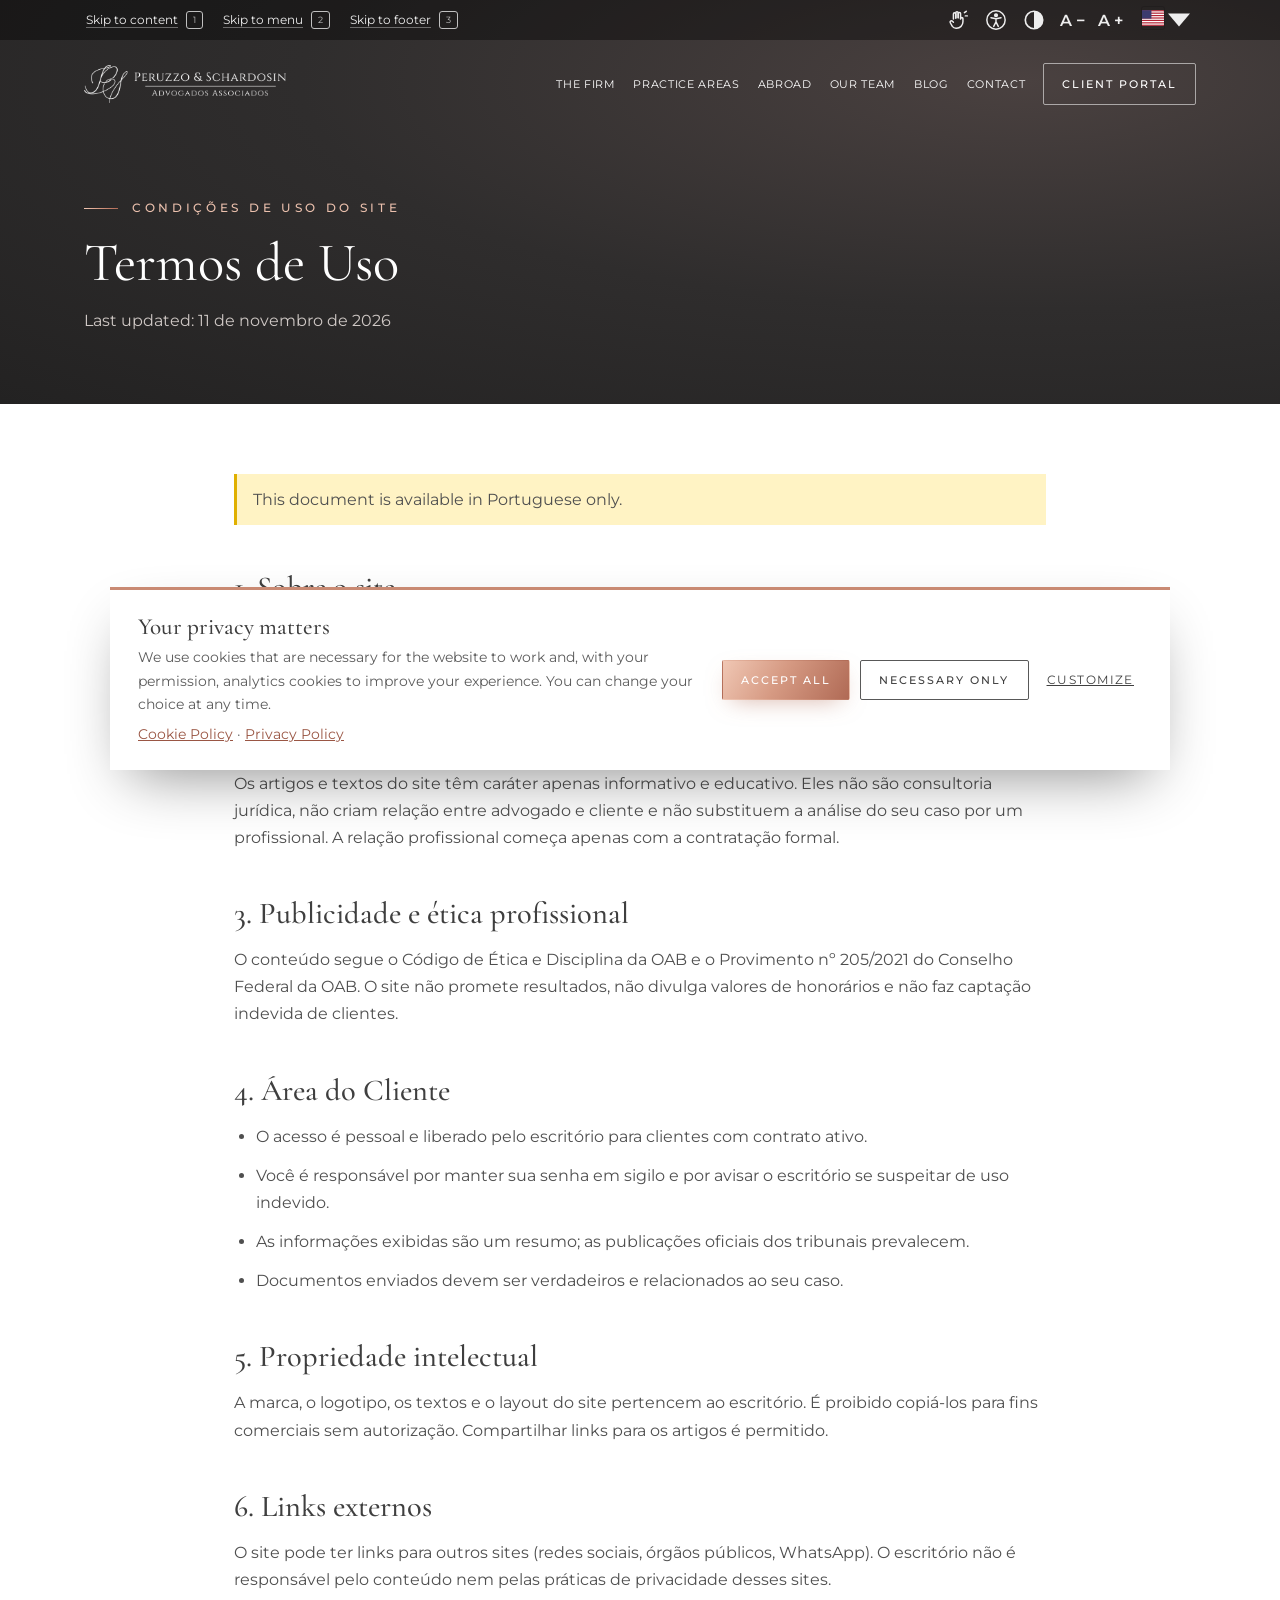
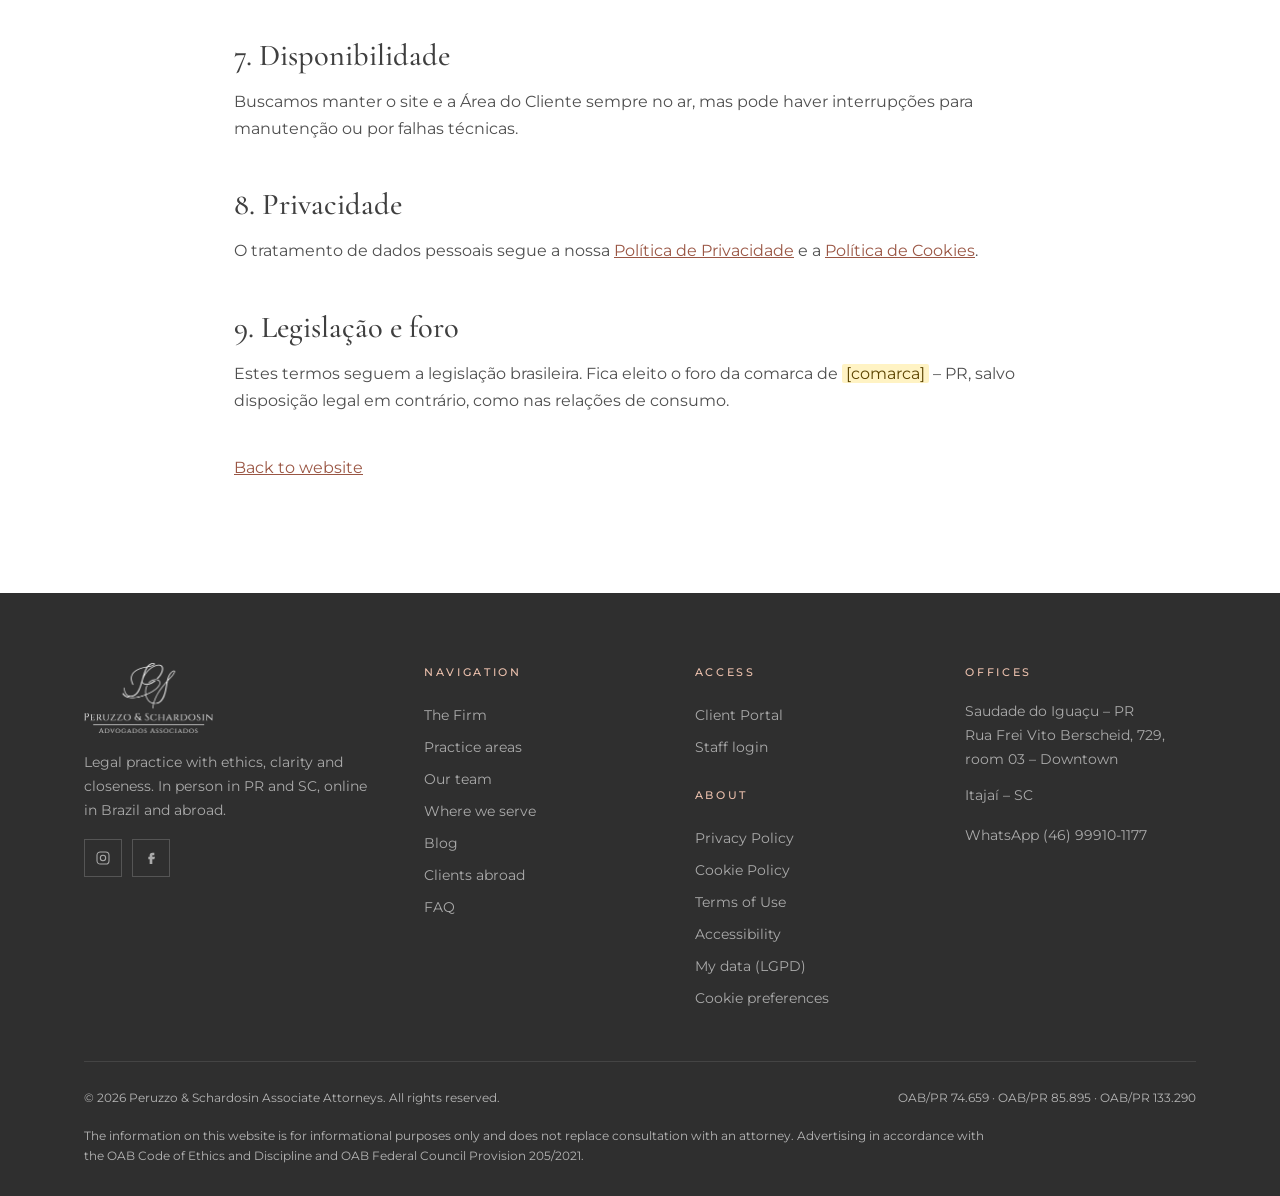
<file: paginas/termos.html>
<!DOCTYPE html>
<html lang="pt-BR" data-raiz="../">
<head>
<meta charset="UTF-8">
<meta name="viewport" content="width=device-width, initial-scale=1">
<title>Termos de Uso – Peruzzo & Schardosin</title>
<meta name="description" content="Termos e condições de uso do site e da Área do Cliente do escritório Peruzzo & Schardosin.">
<meta name="robots" content="index, follow">
<meta name="theme-color" content="#2F2D2D">
<link rel="canonical" href="https://www.peruzzoschardosin.adv.br/paginas/termos.html">
<link rel="icon" type="image/png" sizes="32x32" href="../assets/img/icones/favicon-32.png">
<link rel="icon" type="image/png" sizes="192x192" href="../assets/img/icones/icone-192.png">
<link rel="apple-touch-icon" href="../assets/img/icones/apple-touch-icon.png">
<link rel="manifest" href="../site.webmanifest">
<link rel="preconnect" href="https://fonts.googleapis.com">
<link rel="preconnect" href="https://fonts.gstatic.com" crossorigin>
<link href="https://fonts.googleapis.com/css2?family=Cormorant+Garamond:ital,wght@0,400;0,500;0,600;1,400&family=Montserrat:wght@300;400;500;600&display=swap" rel="stylesheet">
<link rel="stylesheet" href="../assets/css/site.css">
</head>
<body>
<header id="topo" class="interno">
<div class="barra-a11y">
  <div class="wrap barra-in">
    <nav class="atalhos" aria-label="Atalhos de acessibilidade">
      <a href="#conteudo" data-i18n>Ir para o conteúdo</a><kbd aria-hidden="true">1</kbd>
      <a href="#menu" data-i18n>Ir para o menu</a><kbd aria-hidden="true">2</kbd>
      <a href="#rodape" data-i18n>Ir para o rodapé</a><kbd aria-hidden="true">3</kbd>
    </nav>
    <div class="ferramentas">
      <button type="button" class="ft" id="btnLibras" data-i18n-attr="aria-label|title" aria-label="Tradução para Libras (VLibras)" title="Tradução para Libras (VLibras)"><svg viewBox="0 0 24 24" aria-hidden="true" fill="none" stroke="currentColor" stroke-width="1.6" stroke-linecap="round" stroke-linejoin="round"><path d="M7 11V5.5a1.3 1.3 0 012.6 0V10"/><path d="M9.6 9.5V4.2a1.3 1.3 0 012.6 0v5.3"/><path d="M12.2 9.5V5a1.3 1.3 0 012.6 0v6"/><path d="M14.8 10.5a1.3 1.3 0 012.6 0V14a7 7 0 01-7 7h-.6a5 5 0 01-4-2L3.6 15a1.4 1.4 0 012.1-1.8L7 14.5"/><path d="M19 4l2-1.5M20 7.5h2.2"/></svg></button>
      <button type="button" class="ft" id="btnA11y" aria-haspopup="dialog" aria-controls="painelA11y" data-i18n-attr="aria-label|title" aria-label="Recursos de acessibilidade" title="Recursos de acessibilidade"><svg viewBox="0 0 24 24" aria-hidden="true" fill="none" stroke="currentColor" stroke-width="1.6" stroke-linecap="round"><circle cx="12" cy="12" r="10"/><circle cx="12" cy="6.8" r="1.5" fill="currentColor"/><path d="M6.5 9.5l5.5 1.2 5.5-1.2M12 10.7V14l-2.5 5M12 14l2.5 5"/></svg></button>
      <button type="button" class="ft" id="btnContraste" aria-pressed="false" data-i18n-attr="aria-label|title" aria-label="Alto contraste" title="Alto contraste"><svg viewBox="0 0 24 24" aria-hidden="true"><circle cx="12" cy="12" r="9.5" fill="none" stroke="currentColor" stroke-width="1.8"/><path d="M12 2.5a9.5 9.5 0 010 19z" fill="currentColor"/></svg></button>
      <button type="button" class="ft txt" id="btnMenos" data-i18n-attr="aria-label|title" aria-label="A− Diminuir o tamanho do texto" title="Diminuir o tamanho do texto">A<span aria-hidden="true">−</span></button>
      <button type="button" class="ft txt" id="btnMais" data-i18n-attr="aria-label|title" aria-label="A+ Aumentar o tamanho do texto" title="Aumentar o tamanho do texto">A<span aria-hidden="true">+</span></button>
      <div class="idioma">
        <button type="button" class="ft idioma-btn" id="btnIdioma" aria-expanded="false" aria-controls="listaIdioma" aria-label="Idioma: Português (Brasil)"><span class="flag-atual"><svg class="flag" viewBox="0 0 28 20" aria-hidden="true"><rect width="28" height="20" rx="2" fill="#229E45"/><path d="M14 3l10 7-10 7-10-7z" fill="#F8E509"/><circle cx="14" cy="10" r="4.2" fill="#2B49A3"/><path d="M10.2 9.2c2.6-.6 5.3-.2 7.6 1.2" stroke="#fff" stroke-width=".8" fill="none"/></svg></span><svg class="caret" viewBox="0 0 10 6" aria-hidden="true"><path d="M0 0l5 6 5-6z" fill="currentColor"/></svg></button>
        <ul id="listaIdioma" class="lista-idioma" hidden>
          <li><button type="button" data-lang="pt" lang="pt-BR"><svg class="flag" viewBox="0 0 28 20" aria-hidden="true"><rect width="28" height="20" rx="2" fill="#229E45"/><path d="M14 3l10 7-10 7-10-7z" fill="#F8E509"/><circle cx="14" cy="10" r="4.2" fill="#2B49A3"/><path d="M10.2 9.2c2.6-.6 5.3-.2 7.6 1.2" stroke="#fff" stroke-width=".8" fill="none"/></svg><span>Português (Brasil)</span></button></li>
          <li><button type="button" data-lang="en" lang="en"><svg class="flag" viewBox="0 0 28 20" aria-hidden="true"><rect width="28" height="20" rx="2" fill="#fff"/><g fill="#B22234"><rect y="0" width="28" height="1.54"/><rect y="3.08" width="28" height="1.54"/><rect y="6.15" width="28" height="1.54"/><rect y="9.23" width="28" height="1.54"/><rect y="12.3" width="28" height="1.54"/><rect y="15.4" width="28" height="1.54"/><rect y="18.46" width="28" height="1.54"/></g><rect width="12" height="10.8" fill="#3C3B6E"/></svg><span>English</span></button></li>
          <li><button type="button" data-lang="es" lang="es"><svg class="flag" viewBox="0 0 28 20" aria-hidden="true"><rect width="28" height="20" rx="2" fill="#AA151B"/><rect y="5" width="28" height="10" fill="#F1BF00"/></svg><span>Español</span></button></li>
        </ul>
      </div>
    </div>
  </div>
</div>
  <div class="wrap nav">
    <a href="../index.html" class="marca" aria-label="Peruzzo & Schardosin – início" data-i18n-attr="aria-label"><img class="l-cla" src="../assets/img/marca/logo-horizontal-branco.png" alt="Peruzzo &amp; Schardosin Advogados Associados" width="1171" height="220"><img class="l-esc" src="../assets/img/marca/logo-horizontal-grafite.png" alt="" width="1171" height="220"></a>
    <nav class="menu" id="menu" aria-label="Menu principal" data-i18n-attr="aria-label">
      <a class="lk" href="../index.html#escritorio" data-i18n>O Escritório</a>
      <a class="lk" href="../index.html#areas" data-i18n>Áreas de atuação</a>
      <a class="lk" href="../paginas/exterior.html" data-i18n>Exterior</a>
      <a class="lk" href="../equipe/index.html" data-i18n>Nosso time</a>
      <a class="lk" href="../blog/index.html" data-i18n>Blog</a>
      <a class="lk" href="../index.html#contato" data-i18n>Contato</a>
      <a class="btn btn-linha" href="../index.html#area-cliente" data-i18n>Área do Cliente</a>
    </nav>
    <div class="acoes">
      <a class="btn btn-rose so-desk" href="../index.html#contato" data-i18n>Iniciar atendimento</a>
      <button type="button" class="burger" id="burger" aria-label="Abrir menu" data-i18n-attr="aria-label" aria-expanded="false" aria-controls="menu"><span></span><span></span><span></span></button>
    </div>
  </div>
</header>
<main id="conteudo">
<section class="pagina-topo"><div class="wrap"><span class="eyebrow">Condições de uso do site</span><h1>Termos de Uso</h1><p><span data-i18n>Última atualização</span>: 11 de novembro de 2026</p></div></section>
<article class="doc"><div class="wrap">
<p class="aviso-idioma" id="avisoIdioma" hidden><span data-i18n>Este documento está disponível apenas em português.</span></p>

<h2>1. Sobre o site</h2>
<p>Este site é mantido por Peruzzo & Schardosin Advogados Associados (CNPJ <mark class="pendente">[CNPJ]</mark>) para apresentar o escritório, divulgar conteúdo informativo e permitir o contato e o acesso à Área do Cliente.</p>
<h2>2. Conteúdo informativo</h2>
<p>Os artigos e textos do site têm caráter apenas informativo e educativo. Eles não são consultoria jurídica, não criam relação entre advogado e cliente e não substituem a análise do seu caso por um profissional. A relação profissional começa apenas com a contratação formal.</p>
<h2>3. Publicidade e ética profissional</h2>
<p>O conteúdo segue o Código de Ética e Disciplina da OAB e o Provimento nº 205/2021 do Conselho Federal da OAB. O site não promete resultados, não divulga valores de honorários e não faz captação indevida de clientes.</p>
<h2>4. Área do Cliente</h2>
<ul>
<li>O acesso é pessoal e liberado pelo escritório para clientes com contrato ativo.</li>
<li>Você é responsável por manter sua senha em sigilo e por avisar o escritório se suspeitar de uso indevido.</li>
<li>As informações exibidas são um resumo; as publicações oficiais dos tribunais prevalecem.</li>
<li>Documentos enviados devem ser verdadeiros e relacionados ao seu caso.</li>
</ul>
<h2>5. Propriedade intelectual</h2>
<p>A marca, o logotipo, os textos e o layout do site pertencem ao escritório. É proibido copiá-los para fins comerciais sem autorização. Compartilhar links para os artigos é permitido.</p>
<h2>6. Links externos</h2>
<p>O site pode ter links para outros sites (redes sociais, órgãos públicos, WhatsApp). O escritório não é responsável pelo conteúdo nem pelas práticas de privacidade desses sites.</p>
<h2>7. Disponibilidade</h2>
<p>Buscamos manter o site e a Área do Cliente sempre no ar, mas pode haver interrupções para manutenção ou por falhas técnicas.</p>
<h2>8. Privacidade</h2>
<p>O tratamento de dados pessoais segue a nossa <a href="../paginas/privacidade.html">Política de Privacidade</a> e a <a href="../paginas/cookies.html">Política de Cookies</a>.</p>
<h2>9. Legislação e foro</h2>
<p>Estes termos seguem a legislação brasileira. Fica eleito o foro da comarca de <mark class="pendente">[comarca]</mark> – PR, salvo disposição legal em contrário, como nas relações de consumo.</p>

<p style="margin-top:40px"><a href="../index.html" data-i18n>Voltar ao site</a></p>
</div></article>
</main>
<footer id="rodape">
<div class="wrap">
<div class="rod">
<div><img alt="Peruzzo &amp; Schardosin" src="../assets/img/marca/logo-branco.png"/><p data-i18n>Advocacia com ética, clareza e proximidade. Presencial no PR e em SC, on-line no Brasil e no exterior.</p>
<div class="sociais">
<a aria-label="Instagram" data-i18n-attr="aria-label" href="https://www.instagram.com/peruzzo.schardosin/" rel="noopener" target="_blank"><svg aria-hidden="true" fill="none" stroke="currentColor" stroke-width="1.6" viewbox="0 0 24 24"><rect height="18" rx="5" width="18" x="3" y="3"></rect><circle cx="12" cy="12" r="4"></circle></svg></a>
<a aria-label="Facebook" data-i18n-attr="aria-label" href="https://www.facebook.com/p/Peruzzo-Schardosin-advogados-100054420043851/" rel="noopener" target="_blank"><svg aria-hidden="true" fill="currentColor" viewbox="0 0 24 24"><path d="M14 8h3V4h-3a4 4 0 00-4 4v2H8v4h2v7h4v-7h3l1-4h-4V8z"></path></svg></a>
</div></div>
<nav aria-label="Rodapé" data-i18n-attr="aria-label"><h4 data-i18n>Navegação</h4><a data-i18n href="../index.html#escritorio">O Escritório</a><a data-i18n href="../index.html#areas">Áreas de atuação</a><a data-i18n href="../index.html#equipe">Nosso time</a><a data-i18n href="../index.html#onde">Onde atendemos</a><a data-i18n href="../blog/index.html">Blog</a><a data-i18n href="../paginas/exterior.html">Atendimento no exterior</a><a data-i18n href="../index.html#faq">Perguntas frequentes</a></nav>
<div><h4 data-i18n>Acesso</h4><a  data-i18n href="../index.html#area-cliente">Área do Cliente</a><a  data-i18n href="../index.html#area-cliente">Acesso da Equipe</a><h4 class="h4-esp" data-i18n>Institucional</h4><a data-i18n href="../paginas/privacidade.html">Política de Privacidade</a><a data-i18n href="../paginas/cookies.html">Política de Cookies</a><a data-i18n href="../paginas/termos.html">Termos de Uso</a><a data-i18n href="../paginas/acessibilidade.html">Acessibilidade</a><a data-i18n href="../paginas/meus-dados.html">Meus dados (LGPD)</a><a data-cookie="abrir" data-i18n href="#">Preferências de cookies</a></div>
<div><h4 data-i18n>Unidades</h4><span data-i18n>Saudade do Iguaçu – PR<br/>Rua Frei Vito Berscheid, 729, sala 03 – Centro</span><span data-i18n style="display:block;margin-top:12px">Itajaí – SC</span><a href="https://wa.me/5546999101177" target="_blank" rel="noopener" style="margin-top:12px">WhatsApp (46) 99910-1177</a></div>
</div>
<div class="copy"><span><span data-i18n>©</span> <span id="ano"></span> <span data-i18n>Peruzzo &amp; Schardosin Advogados Associados. Todos os direitos reservados.</span></span><span data-i18n>OAB/PR 74.659 · OAB/PR 85.895 · OAB/PR 133.290</span></div>
<p class="disclaimer" data-i18n>As informações deste site têm caráter informativo e não substituem a consulta com um advogado. Publicidade em conformidade com o Código de Ética e Disciplina da OAB e o Provimento 205/2021 do Conselho Federal da OAB.</p>
</div>
</footer>
<div class="painel-fundo" id="painelFundo" hidden></div>
<aside class="painel-a11y" id="painelA11y" role="dialog" aria-modal="true" aria-labelledby="painelTit" hidden>
  <div class="painel-topo">
    <h2 id="painelTit" data-i18n>Recursos de acessibilidade</h2>
    <button type="button" class="painel-fechar" id="painelFechar" data-i18n-attr="aria-label" aria-label="Fechar painel de acessibilidade">×</button>
  </div>
  <div class="painel-corpo">
    <div class="opc-grade">
      <button type="button" class="opc" data-opc="contraste" aria-pressed="false"><svg viewBox="0 0 24 24" aria-hidden="true"><circle cx="12" cy="12" r="9.5" fill="none" stroke="currentColor" stroke-width="1.8"/><path d="M12 2.5a9.5 9.5 0 010 19z" fill="currentColor"/></svg><span data-i18n>Alto contraste</span></button>
      <button type="button" class="opc" data-opc="links" aria-pressed="false"><svg viewBox="0 0 24 24" aria-hidden="true" fill="none" stroke="currentColor" stroke-width="1.6"><path d="M10 14a4 4 0 005.7 0l3-3a4 4 0 00-5.7-5.7l-1 1M14 10a4 4 0 00-5.7 0l-3 3a4 4 0 005.7 5.7l1-1"/><path d="M4 22h16"/></svg><span data-i18n>Destacar links</span></button>
      <button type="button" class="opc" data-opc="espaco" aria-pressed="false"><svg viewBox="0 0 24 24" aria-hidden="true" fill="none" stroke="currentColor" stroke-width="1.6"><path d="M4 6h16M4 12h16M4 18h10"/><path d="M21 15v6M19 17l2-2 2 2M19 19l2 2 2-2" transform="translate(-2 0)"/></svg><span data-i18n>Espaçar texto</span></button>
      <button type="button" class="opc" data-opc="legivel" aria-pressed="false"><svg viewBox="0 0 24 24" aria-hidden="true" fill="none" stroke="currentColor" stroke-width="1.6"><path d="M4 19L9 5l5 14M6 14h6M15 19v-6a3 3 0 016 0v6M15 16h6"/></svg><span data-i18n>Fonte legível</span></button>
      <button type="button" class="opc" data-opc="semanim" aria-pressed="false"><svg viewBox="0 0 24 24" aria-hidden="true" fill="none" stroke="currentColor" stroke-width="1.6"><circle cx="12" cy="12" r="9"/><path d="M10 9v6M14 9v6"/></svg><span data-i18n>Pausar animações</span></button>
      <button type="button" class="opc" data-opc="cursor" aria-pressed="false"><svg viewBox="0 0 24 24" aria-hidden="true" fill="none" stroke="currentColor" stroke-width="1.6"><path d="M5 3l14 7-6 2-2 6z"/></svg><span data-i18n>Cursor grande</span></button>
    </div>
    <div class="opc-fonte">
      <span data-i18n>Tamanho do texto</span>
      <div class="fonte-ctrl">
        <button type="button" class="ft txt" data-fonte="-1" data-i18n-attr="aria-label" aria-label="A− Diminuir o tamanho do texto">A<span aria-hidden="true">−</span></button>
        <output id="fontePct" aria-live="polite">100%</output>
        <button type="button" class="ft txt" data-fonte="1" data-i18n-attr="aria-label" aria-label="A+ Aumentar o tamanho do texto">A<span aria-hidden="true">+</span></button>
      </div>
    </div>
    <button type="button" class="btn btn-linha painel-reset" id="a11yReset" data-i18n>Restaurar padrão</button>
    <h3 data-i18n>Atalhos de teclado</h3>
    <dl class="atalhos-lista">
      <div><dt><kbd>Alt</kbd> + <kbd>1</kbd></dt><dd data-i18n>Ir para o conteúdo</dd></div>
      <div><dt><kbd>Alt</kbd> + <kbd>2</kbd></dt><dd data-i18n>Ir para o menu</dd></div>
      <div><dt><kbd>Alt</kbd> + <kbd>3</kbd></dt><dd data-i18n>Ir para o rodapé</dd></div>
      <div><dt><kbd>Alt</kbd> + <kbd>4</kbd></dt><dd data-i18n>Abrir este painel</dd></div>
    </dl>
    <p class="painel-nota"><a href="../paginas/acessibilidade.html" data-i18n>Declaração de acessibilidade</a></p>
  </div>
</aside>
<div class="aviso-flut" id="avisoFlut" role="status" aria-live="polite" hidden></div>
<section class="cookie-banner" id="cookieBanner" aria-labelledby="cookieTit" hidden>
  <div class="cookie-in">
    <div class="cookie-txt">
      <h2 id="cookieTit" data-i18n>Sua privacidade importa</h2>
      <p data-i18n>Usamos cookies necessários para o funcionamento do site e, com a sua autorização, cookies de análise para melhorar a sua experiência. Você pode mudar a sua escolha a qualquer momento.</p>
      <p class="cookie-links"><a href="../paginas/cookies.html" data-i18n>Política de Cookies</a> · <a href="../paginas/privacidade.html" data-i18n>Política de Privacidade</a></p>
    </div>
    <div class="cookie-acoes">
      <button type="button" class="btn btn-rose" data-cookie="todos" data-i18n>Aceitar todos</button>
      <button type="button" class="btn btn-linha" data-cookie="necessarios" data-i18n>Somente necessários</button>
      <button type="button" class="btn-texto" data-cookie="personalizar" data-i18n>Personalizar</button>
    </div>
  </div>
</section>
<div class="modal" id="modalCookies" role="dialog" aria-modal="true" aria-labelledby="cookiePrefTit">
  <div class="box box-largo">
    <button type="button" class="fechar fechar-escuro" data-fechar data-i18n-attr="aria-label" aria-label="Fechar">×</button>
    <div class="cookie-pref">
      <h2 id="cookiePrefTit" data-i18n>Preferências de cookies</h2>
      <p data-i18n>Escolha quais categorias de cookies você autoriza. Os cookies necessários não podem ser desativados, pois garantem o funcionamento básico do site.</p>
      <div class="cat">
        <div><h3 data-i18n>Necessários</h3><p data-i18n>Guardam sua escolha de cookies, idioma e preferências de acessibilidade.</p></div>
        <span class="sempre" data-i18n>Sempre ativos</span>
      </div>
      <div class="cat">
        <div><h3 id="catAnalise" data-i18n>Análise e desempenho</h3><p data-i18n>Medem visitas de forma agregada para entendermos como o site é usado.</p></div>
        <label class="chave"><input type="checkbox" id="ckAnalise" aria-labelledby="catAnalise"><span aria-hidden="true"></span></label>
      </div>
      <div class="cat">
        <div><h3 id="catMarketing" data-i18n>Marketing</h3><p data-i18n>Permitiriam medir campanhas em redes sociais. Hoje o site não utiliza.</p></div>
        <label class="chave"><input type="checkbox" id="ckMarketing" aria-labelledby="catMarketing"><span aria-hidden="true"></span></label>
      </div>
      <div class="cookie-acoes fim">
        <button type="button" class="btn btn-linha" data-cookie="necessarios" data-i18n>Somente necessários</button>
        <button type="button" class="btn btn-rose" data-cookie="salvar" data-i18n>Salvar preferências</button>
      </div>
    </div>
  </div>
</div>
<div vw class="enabled"><div vw-access-button class="active"></div><div vw-plugin-wrapper><div class="vw-plugin-top-wrapper"></div></div></div>
<script src="../assets/js/i18n.js"></script>
<script src="../assets/js/acessibilidade.js"></script>
<script src="../assets/js/interno.js"></script>

</body>
</html>
</file>
<file: assets/css/site.css>
:root{
  --rose:#C98A73; --rose-claro:#EBC0AD; --rose-escuro:#9A5644;
  --ouro-rose:linear-gradient(120deg,#F0C7B4 0%,#D69A83 45%,#B06A55 100%);
  --grafite:#585858; --grafite-escuro:#3F3F3F; --grafite-profundo:#2F2F2F;
  --marmore:#F7F5F4; --linha:#E7DEDA; --texto:#4A4A4A; --branco:#fff;
  --serif:'Cormorant Garamond',Georgia,serif; --sc:'Cormorant SC','Cormorant Garamond',serif;
  --sans:'Montserrat',system-ui,sans-serif;
  --max:1160px;
}
*{box-sizing:border-box;margin:0;padding:0}
html{scroll-behavior:smooth}
body{font-family:var(--sans);color:var(--texto);background:var(--branco);font-weight:400;line-height:1.7;font-size:16px;-webkit-font-smoothing:antialiased}
img{max-width:100%;display:block}
a{color:inherit;text-decoration:none}
.wrap{max-width:var(--max);margin:0 auto;padding:0 24px}
.eyebrow{font-family:var(--sans);font-size:.72rem;letter-spacing:.32em;text-transform:uppercase;color:var(--rose-escuro);font-weight:500;display:inline-flex;align-items:center;gap:14px}
.eyebrow::before{content:"";width:34px;height:1px;background:var(--ouro-rose)}
h1,h2,h3{font-family:var(--serif);font-weight:500;color:var(--grafite-escuro);line-height:1.15}
h2{font-size:clamp(2rem,3.6vw,2.9rem);margin:14px 0 18px}
h2 em,h1 em{font-style:italic;color:var(--rose-escuro)}
.lead{font-size:1.02rem;color:#6a6a6a;max-width:620px}
.btn{display:inline-flex;align-items:center;gap:10px;padding:14px 28px;font-family:var(--sans);font-size:.78rem;letter-spacing:.18em;text-transform:uppercase;font-weight:500;border-radius:2px;cursor:pointer;border:1px solid transparent;transition:.3s}
.btn-rose{background:var(--ouro-rose);color:#fff;box-shadow:0 8px 24px -10px rgba(176,106,85,.6)}
.btn-rose:hover{filter:brightness(1.06);transform:translateY(-1px)}
.btn-linha{border-color:var(--grafite);color:var(--grafite-escuro);background:transparent}
.btn-linha:hover{background:var(--grafite-escuro);color:#fff}
.btn-claro{border-color:rgba(255,255,255,.6);color:#fff}
.btn-claro:hover{background:#fff;color:var(--grafite-escuro)}
.btn svg{width:16px;height:16px}

/* Header */
header{position:fixed;inset:0 0 auto 0;z-index:50;transition:.35s;background:rgba(255,255,255,0)}
header.solid{background:rgba(255,255,255,.94);backdrop-filter:blur(10px);box-shadow:0 1px 0 var(--linha)}
.nav{display:flex;align-items:center;justify-content:space-between;height:88px;transition:.35s}
header.solid .nav{height:72px}
.nav .marca{flex:none}
.nav .marca img{max-width:none;height:50px;width:auto;transition:.35s}
header.solid .nav .marca img{height:44px}
.menu{display:flex;gap:20px;align-items:center}
.menu a.lk{font-size:.68rem;letter-spacing:.1em;white-space:nowrap;text-transform:uppercase;color:var(--grafite-escuro);position:relative;padding:6px 0}
.menu a.lk::after{content:"";position:absolute;left:0;bottom:0;width:0;height:1px;background:var(--ouro-rose);transition:.3s}
.menu a.lk:hover::after{width:100%}
.acoes{display:flex;gap:12px;margin-left:16px;align-items:center}
.acoes .btn{padding:11px 20px;font-size:.7rem;white-space:nowrap}
.menu .btn{white-space:nowrap;padding:11px 18px;font-size:.7rem}
.burger{display:none;background:none;border:0;cursor:pointer;width:40px;height:40px}
.burger span{display:block;width:24px;height:1.5px;background:var(--grafite-escuro);margin:6px auto;transition:.3s}

/* Hero */
.hero{min-height:100vh;position:relative;display:flex;align-items:center;overflow:hidden}
.hero::after{content:"";position:absolute;inset:0;background:linear-gradient(90deg,rgba(255,255,255,.92) 0%,rgba(255,255,255,.75) 55%,rgba(255,255,255,.35) 100%)}
.hero .wrap{position:relative;z-index:2;display:grid;grid-template-columns:1.15fr .85fr;gap:40px;align-items:center;padding-top:110px;padding-bottom:70px}
.hero h1{font-size:clamp(2.5rem,5.4vw,4.4rem);font-weight:400;margin:22px 0 24px}
.hero p{font-size:1.06rem;color:#5f5f5f;max-width:540px;margin-bottom:38px}
.hero .ctas{display:flex;gap:14px;flex-wrap:wrap}
.hero .mono-x{justify-self:center;width:min(420px,90%);opacity:.95;filter:drop-shadow(0 20px 40px rgba(176,106,85,.18));animation:flutua 9s ease-in-out infinite}
@keyframes flutua{50%{transform:translateY(-12px)}}
.hero .rolar{position:absolute;bottom:28px;left:50%;transform:translateX(-50%);z-index:2;font-size:.66rem;letter-spacing:.3em;text-transform:uppercase;color:var(--grafite);display:flex;flex-direction:column;align-items:center;gap:10px}
.hero .rolar i{width:1px;height:38px;background:linear-gradient(var(--rose),transparent)}

section{padding:110px 0}
.centro{text-align:center}.centro .lead{margin:0 auto}

/* Escritório */
.sobre .wrap{display:grid;grid-template-columns:1fr 1fr;gap:80px;align-items:center}
.sobre .quadro{position:relative;aspect-ratio:4/5;display:flex;align-items:center;justify-content:center}
.sobre .quadro::before{content:"";position:absolute;inset:22px;border:1px solid var(--rose-claro)}
.sobre .quadro img{width:62%}
.sobre .valores{display:grid;grid-template-columns:1fr 1fr;gap:26px;margin-top:36px}
.sobre .valores div{border-top:1px solid var(--linha);padding-top:16px}
.sobre .valores b{font-family:var(--serif);font-size:1.3rem;font-weight:600;color:var(--grafite-escuro);display:block}
.sobre .valores span{font-size:.9rem;color:#666}

/* Áreas */
.areas{background:var(--marmore)}
.grade{display:grid;grid-template-columns:repeat(3,1fr);gap:1px;background:var(--linha);border:1px solid var(--linha);margin-top:60px}
.area{background:#fff;padding:44px 36px;transition:.35s;position:relative}
.area::after{content:"";position:absolute;left:36px;right:36px;bottom:0;height:2px;background:var(--ouro-rose);transform:scaleX(0);transform-origin:left;transition:.4s}
.area:hover{transform:translateY(-4px);box-shadow:0 20px 40px -24px rgba(0,0,0,.25);z-index:2}
.area:hover::after{transform:scaleX(1)}
.area .ic{width:44px;height:44px;color:var(--rose);margin-bottom:22px}
.area h3{font-size:1.55rem;margin-bottom:10px}
.area p{font-size:.92rem;color:#666}

/* Equipe */
.equipe .pessoas{display:grid;grid-template-columns:1fr 1fr;gap:48px;margin-top:60px;max-width:900px;margin-left:auto;margin-right:auto}
.pessoa{text-align:center}
.pessoa .foto{aspect-ratio:1/1.1;background:var(--grafite-escuro);position:relative;margin-bottom:26px;display:flex;align-items:center;justify-content:center;overflow:hidden}
.pessoa .foto::before{content:"";position:absolute;inset:0;background:rgba(63,63,63,.88)}
.pessoa .foto img{position:relative;width:42%;opacity:.9}
.pessoa .foto small{position:absolute;bottom:16px;left:0;right:0;font-size:.64rem;letter-spacing:.2em;text-transform:uppercase;color:rgba(255,255,255,.55)}
.pessoa h3{font-size:1.75rem}
.pessoa .oab{font-size:.74rem;letter-spacing:.2em;text-transform:uppercase;color:var(--rose-escuro);margin:6px 0 14px}
.pessoa p{font-size:.92rem;color:#666;max-width:360px;margin:0 auto 18px}
.pessoa .zap{font-size:.78rem;letter-spacing:.12em;text-transform:uppercase;color:var(--grafite-escuro);border-bottom:1px solid var(--rose);padding-bottom:3px}

/* Atendimento */
.passos{background:var(--grafite-escuro);color:#ddd;position:relative;overflow:hidden}
.passos h2{color:#fff}.passos .lead{color:#bdbdbd}.passos .eyebrow{color:var(--rose-claro)}
.passos .bg{position:absolute;right:-120px;top:50%;transform:translateY(-50%);width:620px;opacity:.06}
.lista-passos{display:grid;grid-template-columns:repeat(3,1fr);gap:40px;margin-top:64px;position:relative}
.passo .n{font-family:var(--serif);font-size:3.6rem;line-height:1;background:var(--ouro-rose);-webkit-background-clip:text;background-clip:text;color:transparent;font-style:italic}
.passo h3{color:#fff;font-size:1.5rem;margin:12px 0 10px}
.passo p{font-size:.92rem;color:#b4b4b4}

/* Área do cliente */
.portal{padding:0;background:var(--grafite-escuro)}
.portal .caixa{display:grid;grid-template-columns:1.1fr .9fr;background:#fff;transform:translateY(60px);box-shadow:0 30px 60px -30px rgba(0,0,0,.35)}
.portal .txt{padding:60px}
.portal .txt ul{list-style:none;margin:22px 0 32px}
.portal .txt li{padding:8px 0 8px 28px;position:relative;font-size:.95rem}
.portal .txt li::before{content:"";position:absolute;left:0;top:17px;width:14px;height:1px;background:var(--rose)}
.portal .lado{position:relative;display:flex;align-items:center;justify-content:center;padding:40px}
.portal .tela{background:#fff;width:100%;max-width:320px;box-shadow:0 20px 40px -20px rgba(0,0,0,.3);padding:26px;border-top:3px solid var(--rose)}
.portal .tela .lin{height:9px;background:#eee;border-radius:5px;margin:10px 0}
.portal .tela .lin.r{background:var(--rose-claro);width:55%}
.portal .tela .st{display:flex;justify-content:space-between;align-items:center;padding:12px 0;border-bottom:1px solid #f0ecea;font-size:.78rem}
.portal .tela .st b{font-weight:500;color:var(--grafite-escuro)}
.portal .tela .tag{font-size:.62rem;letter-spacing:.1em;text-transform:uppercase;padding:3px 8px;border-radius:20px;background:#f6ebe6;color:var(--rose-escuro)}
.espaco-portal{height:60px;background:var(--marmore)}

/* Conteúdos */
.conteudos{background:var(--marmore)}
.cards{display:grid;grid-template-columns:repeat(3,1fr);gap:30px;margin-top:56px}
.card{background:#fff;transition:.35s;display:flex;flex-direction:column}
.card:hover{transform:translateY(-5px);box-shadow:0 24px 40px -28px rgba(0,0,0,.3)}
.card .capa{aspect-ratio:16/10;position:relative;display:flex;align-items:flex-end;padding:18px}
.card .capa span{background:var(--grafite-escuro);color:#fff;font-size:.62rem;letter-spacing:.18em;text-transform:uppercase;padding:6px 12px}
.card .corpo{padding:28px;flex:1;display:flex;flex-direction:column}
.card h3{font-size:1.42rem;margin-bottom:12px}
.card p{font-size:.9rem;color:#666;flex:1}
.card .meta{font-size:.72rem;color:#666;margin-top:20px;letter-spacing:.06em;display:flex;justify-content:space-between}
.card .meta a{color:var(--rose-escuro);text-transform:uppercase;letter-spacing:.14em}

/* Contato */
.contato .wrap{display:grid;grid-template-columns:.9fr 1.1fr;gap:70px}
.dados{margin-top:34px;display:grid;gap:26px}
.dado{display:flex;gap:18px}
.dado .ic{width:46px;height:46px;flex:none;border:1px solid var(--rose-claro);display:flex;align-items:center;justify-content:center;color:var(--rose-escuro)}
.dado .ic svg{width:20px;height:20px}
.dado b{display:block;font-weight:500;color:var(--grafite-escuro);font-size:.92rem}
.dado span,.dado a{font-size:.9rem;color:#666}
form.fale{background:var(--marmore);padding:46px;display:grid;gap:18px;border-top:3px solid var(--rose)}
form.fale h3{font-size:1.8rem}
.campo{display:grid;gap:6px}
.campo label{font-size:.68rem;letter-spacing:.2em;text-transform:uppercase;color:var(--grafite)}
.campo input,.campo select,.campo textarea{font-family:var(--sans);font-size:.95rem;padding:13px 14px;border:1px solid var(--linha);background:#fff;color:var(--texto);border-radius:2px;outline:none;transition:.2s}
.campo input:focus,.campo select:focus,.campo textarea:focus{border-color:var(--rose)}
.duas{display:grid;grid-template-columns:1fr 1fr;gap:16px}
.aviso{font-size:.74rem;color:#666}
.ok{display:none;padding:14px;background:#fff;border-left:3px solid var(--rose);font-size:.9rem}

/* Footer */
footer{background:var(--grafite-profundo);color:#aaa;padding:70px 0 30px;font-size:.88rem}
.rod{display:grid;grid-template-columns:1.3fr 1fr 1fr 1fr;gap:40px;padding-bottom:46px;border-bottom:1px solid #444}
.rod img{height:70px;width:auto;margin-bottom:18px}
.rod h4{font-family:var(--sans);font-size:.7rem;letter-spacing:.24em;text-transform:uppercase;color:var(--rose-claro);font-weight:500;margin-bottom:18px}
.rod a{display:block;padding:4px 0;transition:.2s}.rod a:hover{color:#fff}
.sociais{display:flex;gap:10px;margin-top:16px}
.sociais a{width:38px;height:38px;border:1px solid #555;display:flex;align-items:center;justify-content:center;padding:0}
.sociais a:hover{border-color:var(--rose);color:var(--rose-claro)}
.sociais svg{width:16px;height:16px}
.copy{display:flex;justify-content:space-between;gap:20px;flex-wrap:wrap;padding-top:26px;font-size:.76rem;color:#b5b5b5}

/* WhatsApp flutuante */
.zap-flut{position:fixed;right:22px;bottom:22px;z-index:40;width:58px;height:58px;border-radius:50%;background:#25D366;color:#fff;display:flex;align-items:center;justify-content:center;box-shadow:0 10px 24px -8px rgba(0,0,0,.4);transition:.3s;cursor:pointer;border:0}
.zap-flut:hover{transform:scale(1.07)}
.zap-flut svg{width:28px;height:28px}
.zap-menu{position:fixed;right:22px;bottom:92px;z-index:40;background:#fff;box-shadow:0 20px 40px -14px rgba(0,0,0,.35);width:270px;display:none;border-top:3px solid #25D366}
.zap-menu.aberto{display:block;animation:sobe .25s}
@keyframes sobe{from{opacity:0;transform:translateY(10px)}}
.zap-menu p{padding:16px 18px 6px;font-size:.78rem;color:#666}
.zap-menu a{display:block;padding:12px 18px;border-top:1px solid #f1f1f1;font-size:.88rem}
.zap-menu a:hover{background:var(--marmore)}
.zap-menu a small{display:block;color:#666;font-size:.74rem}

/* Modal acesso */
.modal{position:fixed;inset:0;z-index:100;background:rgba(30,30,30,.6);backdrop-filter:blur(4px);display:none;align-items:center;justify-content:center;padding:20px}
.modal.aberto{display:flex}
.modal .box{background:#fff;width:100%;max-width:430px;position:relative;animation:sobe .3s}
.modal .topo{background:var(--grafite-escuro);padding:30px;text-align:center}
.modal .topo img{height:64px;width:auto;margin:0 auto}
.modal .abas{display:grid;grid-template-columns:1fr 1fr;border-bottom:1px solid var(--linha)}
.modal .abas button{padding:16px;background:none;border:0;font-family:var(--sans);font-size:.72rem;letter-spacing:.18em;text-transform:uppercase;color:#666;cursor:pointer;border-bottom:2px solid transparent}
.modal .abas button.on{color:var(--grafite-escuro);border-color:var(--rose)}
.modal form{padding:30px;display:grid;gap:16px}
.modal .fechar{position:absolute;top:10px;right:12px;background:none;border:0;color:#fff;font-size:1.6rem;cursor:pointer;line-height:1}
.modal .info{font-size:.8rem;color:#666;text-align:center}
.modal .msg{display:none;font-size:.84rem;background:var(--marmore);padding:12px;border-left:3px solid var(--rose)}


/* Header sobre hero escuro */
header:not(.solid) .menu a.lk{color:#fff}
header:not(.solid) .menu .btn-linha{border-color:rgba(255,255,255,.55);color:#fff}
header:not(.solid) .burger span{background:#fff}
.marca .l-esc{display:none}
header.solid .marca .l-cla{display:none}
header.solid .marca .l-esc{display:block}

/* Hero escuro */
.hero{background:radial-gradient(ellipse at 75% 40%,#4a4140 0%,#2f2d2d 45%,#232222 100%)}
.hero::after{background:linear-gradient(180deg,rgba(0,0,0,0) 60%,rgba(0,0,0,.25) 100%)}
.hero h1{color:#fff}
.hero h1 em{color:transparent;background:var(--ouro-rose);-webkit-background-clip:text;background-clip:text}
.hero p{color:#cfc8c5}
.hero .eyebrow{color:var(--rose-claro)}
.hero .btn-linha{border-color:rgba(255,255,255,.55);color:#fff}
.hero .btn-linha:hover{background:#fff;color:var(--grafite-escuro)}
.hero .rolar{color:#bbb}
.hero .ondas{position:absolute;inset:auto 0 0 0;width:100%;height:340px;opacity:.55;z-index:1}
.hero .ondas path{fill:none;stroke-width:1.2;stroke-dasharray:1800;stroke-dashoffset:1800;animation:traca 4s ease forwards}
.hero .ondas path:nth-child(2){animation-delay:.4s}.hero .ondas path:nth-child(3){animation-delay:.8s}
.portico{justify-self:center;width:min(440px,92%)}
.portico *{fill:none;stroke:url(#gr);stroke-width:1.6;stroke-linecap:round;stroke-dasharray:900;stroke-dashoffset:900;animation:traca 3.2s ease forwards}
.portico .tarde{animation-delay:1s}
@keyframes traca{to{stroke-dashoffset:0}}
.faixa{background:#1f1e1e;color:#cfc8c5;padding:0}
.faixa .wrap{display:grid;grid-template-columns:repeat(4,1fr)}
.faixa .it{padding:30px 24px;border-left:1px solid #353333;display:flex;gap:16px;align-items:center}
.faixa .it:last-child{border-right:1px solid #353333}
.faixa svg{width:30px;height:30px;flex:none;color:var(--rose)}
.faixa b{display:block;color:#fff;font-family:var(--serif);font-size:1.25rem;font-weight:500;line-height:1.2}
.faixa span{font-size:.78rem;color:#9c9693}

/* Citação no lugar do logo */
.sobre .citacao{background:var(--grafite-escuro);color:#fff;padding:64px 54px;position:relative;overflow:hidden}
.sobre .citacao::before{content:"\201C";position:absolute;top:-40px;left:26px;font-family:var(--serif);font-size:15rem;line-height:1;color:transparent;background:var(--ouro-rose);-webkit-background-clip:text;background-clip:text;opacity:.85}
.sobre .citacao blockquote{position:relative;font-family:var(--serif);font-size:clamp(1.7rem,2.6vw,2.3rem);font-style:italic;line-height:1.3;margin-top:70px}
.sobre .citacao cite{display:block;margin-top:28px;font-style:normal;font-size:.72rem;letter-spacing:.24em;text-transform:uppercase;color:var(--rose-claro)}
.sobre .citacao .num{display:grid;grid-template-columns:1fr 1fr;gap:20px;margin-top:44px;padding-top:30px;border-top:1px solid #555}
.sobre .citacao .num b{font-family:var(--serif);font-size:2.4rem;font-weight:500;color:transparent;background:var(--ouro-rose);-webkit-background-clip:text;background-clip:text;display:block;line-height:1}
.sobre .citacao .num span{font-size:.8rem;color:#bbb}

/* Onde atendemos */
.onde{background:#fff}
.mapa{position:relative;margin-top:50px}
.mapa svg{width:100%;height:auto;display:block}
.mapa .terra circle{fill:#E9E1DD}
.mapa .br circle{fill:#D9A18B}
.mapa .arco{fill:none;stroke:url(#gr2);stroke-width:1.3;stroke-dasharray:5 6;animation:fluxo 2.5s linear infinite}
@keyframes fluxo{to{stroke-dashoffset:-22}}
.mapa .pulso{fill:var(--rose-escuro)}
.mapa .onda{fill:none;stroke:var(--rose-escuro);stroke-width:1.2;transform-box:fill-box;transform-origin:center;animation:pulsa 2.4s ease-out infinite}
@keyframes pulsa{from{transform:scale(.4);opacity:1}to{transform:scale(3);opacity:0}}
.mapa .dest{fill:var(--grafite)}
.mapa text{font-family:var(--sans);font-size:10px;fill:var(--grafite-escuro);letter-spacing:.06em}
.locais{display:grid;grid-template-columns:repeat(3,1fr);gap:24px;margin-top:40px}
.local{border:1px solid var(--linha);padding:30px;position:relative;transition:.3s}
.local:hover{border-color:var(--rose-claro);box-shadow:0 18px 36px -26px rgba(0,0,0,.3)}
.local .tp{font-size:.66rem;letter-spacing:.22em;text-transform:uppercase;color:var(--rose-escuro)}
.local h3{font-size:1.6rem;margin:8px 0 8px}
.local p{font-size:.9rem;color:#666}

/* Capas ilustradas */
.card .capa{background:none;overflow:hidden}
.card .capa svg.ilu{position:absolute;inset:0;width:100%;height:100%}
.card .capa span{position:relative}
.card:hover .capa svg.ilu .mov{transform:translateY(-6px)}
.card .capa svg.ilu .mov{transition:transform .5s}

/* Equipe sem logo */
.pessoa .foto{background:linear-gradient(160deg,#4a4544,#2f2d2d)}
.pessoa .foto::before{background:radial-gradient(circle at 50% 35%,rgba(214,154,131,.25),transparent 60%)}
.pessoa .foto .ini{position:relative;font-family:var(--serif);font-style:italic;font-size:5.5rem;color:transparent;background:var(--ouro-rose);-webkit-background-clip:text;background-clip:text}
.portal .lado{background:linear-gradient(140deg,#F3D3C5,#C98A73 70%,#A9644F)}
.modal .topo{background:var(--grafite-escuro)}
@media(max-width:1120px){.faixa .wrap{grid-template-columns:1fr 1fr}.locais{grid-template-columns:1fr}}
@media(max-width:640px){.faixa .wrap{grid-template-columns:1fr}.faixa .it{border-right:1px solid #353333}.sobre .citacao{padding:50px 30px}.mapa text{font-size:14px}}

/* Revelar */
.rev{opacity:0;transform:translateY(26px);transition:opacity .9s ease,transform .9s ease}
.rev.vis{opacity:1;transform:none}

/* Responsivo */
@media(max-width:1240px){
  .menu{visibility:hidden;position:fixed;top:0;right:0;height:100vh;width:min(320px,85vw);background:#fff;flex-direction:column;align-items:flex-start;padding:100px 34px;gap:22px;transform:translateX(100%);transition:.35s;box-shadow:-20px 0 40px -20px rgba(0,0,0,.25)}
  .menu.aberto{transform:none;visibility:visible}
  .menu .btn{width:100%;justify-content:center}
  .burger{display:block;z-index:60}
  .acoes .so-desk{display:none}
  .hero .wrap,.sobre .wrap,.contato .wrap,.portal .caixa{grid-template-columns:1fr}
  .hero .mono-x{display:none}
  .grade,.cards,.lista-passos{grid-template-columns:1fr 1fr}
  .rod{grid-template-columns:1fr 1fr}
  .sobre .quadro{max-width:420px}
}
@media(max-width:640px){
  section{padding:80px 0}
  .grade,.cards,.lista-passos,.equipe .pessoas,.duas,.sobre .valores{grid-template-columns:1fr}
  .rod{grid-template-columns:1fr}
  .portal .txt,form.fale{padding:32px 24px}
  .nav .marca img{height:44px}
}
@media(prefers-reduced-motion:reduce){*{animation:none!important;transition:none!important}.rev{opacity:1;transform:none}}

/* =========================================================
   ACESSIBILIDADE (WCAG 2.2 AA / eMAG 3.1)
   ========================================================= */
.sr-only{position:absolute!important;width:1px;height:1px;padding:0;margin:-1px;overflow:hidden;clip:rect(0,0,0,0);white-space:nowrap;border:0}
:focus{outline:none}
:focus-visible{outline:3px solid #E7A98F;outline-offset:3px;border-radius:2px}
.hero :focus-visible,.passos :focus-visible,footer :focus-visible,.barra-a11y :focus-visible,.faixa :focus-visible{outline-color:#FFD7C7}
[hidden]{display:none!important}
body.sem-rolagem{overflow:hidden}
kbd{font-family:var(--sans);font-size:.72em;padding:1px 6px;border:1px solid currentColor;border-radius:3px;opacity:.85}

/* Barra superior */
.barra-a11y{background:rgba(0,0,0,.38);color:#eee;font-size:.74rem;transition:background .3s}
header.solid .barra-a11y{background:var(--grafite-escuro)}
.barra-in{display:flex;justify-content:space-between;align-items:center;min-height:40px;gap:16px}
.atalhos{display:flex;align-items:center;gap:6px;flex-wrap:wrap}
.atalhos a{color:#eee;padding:4px 2px;text-decoration:underline;text-underline-offset:3px;text-decoration-color:rgba(255,255,255,.35)}
.atalhos a:hover{text-decoration-color:#fff}
.atalhos kbd{margin-right:12px;color:#ddd}
.ferramentas{display:flex;align-items:center;gap:2px}
.ft{background:none;border:0;color:#eee;cursor:pointer;min-width:36px;min-height:36px;display:inline-flex;align-items:center;justify-content:center;border-radius:4px;font-family:var(--sans);font-weight:600;font-size:.95rem;gap:4px}
.ft:hover{background:rgba(255,255,255,.12)}
.ft svg{width:22px;height:22px}
.ft[aria-pressed="true"]{background:rgba(255,255,255,.2)}
.ft.txt{font-size:1rem;letter-spacing:-.02em}
.idioma{position:relative;margin-left:6px}
.idioma-btn{padding:0 6px}
.flag{width:26px;height:18px;border-radius:2px;box-shadow:0 0 0 1px rgba(0,0,0,.15);flex:none}
.caret{width:9px;height:6px}
.lista-idioma{position:absolute;right:0;top:calc(100% + 6px);background:#fff;list-style:none;min-width:220px;padding:8px;box-shadow:0 18px 40px -12px rgba(0,0,0,.35);border-radius:10px;z-index:80}
.lista-idioma button{width:100%;display:flex;align-items:center;gap:12px;background:none;border:0;padding:10px 12px;font-family:var(--sans);font-size:.92rem;color:var(--grafite-escuro);cursor:pointer;border-radius:6px;text-align:left}
.lista-idioma button:hover,.lista-idioma button:focus-visible{background:var(--marmore)}
.lista-idioma button[aria-current="true"]{font-weight:600}
.lista-idioma button[aria-current="true"]::after{content:"✓";margin-left:auto;color:var(--rose-escuro)}

/* Ajuste da altura do cabeçalho */
.hero .wrap{padding-top:150px}

/* Painel de acessibilidade */
.painel-fundo{position:fixed;inset:0;background:rgba(20,20,20,.55);z-index:120}
.painel-a11y{position:fixed;top:0;right:0;height:100%;width:min(400px,100%);background:#fff;z-index:121;box-shadow:-20px 0 50px -20px rgba(0,0,0,.4);display:flex;flex-direction:column;animation:entraLado .3s ease}
@keyframes entraLado{from{transform:translateX(30px);opacity:0}}
.painel-topo{display:flex;justify-content:space-between;align-items:center;padding:22px 26px;background:var(--grafite-escuro);color:#fff}
.painel-topo h2{color:#fff;font-size:1.6rem;margin:0}
.painel-fechar{background:none;border:0;color:#fff;font-size:2rem;line-height:1;cursor:pointer;min-width:44px;min-height:44px}
.painel-corpo{padding:24px 26px;overflow:auto}
.opc-grade{display:grid;grid-template-columns:1fr 1fr;gap:10px}
.opc{display:flex;flex-direction:column;align-items:center;gap:8px;padding:16px 10px;border:1px solid var(--linha);background:#fff;border-radius:8px;cursor:pointer;font-family:var(--sans);font-size:.82rem;color:var(--grafite-escuro);text-align:center;min-height:88px;justify-content:center}
.opc svg{width:26px;height:26px;color:var(--rose-escuro)}
.opc:hover{border-color:var(--rose)}
.opc[aria-pressed="true"]{background:var(--grafite-escuro);color:#fff;border-color:var(--grafite-escuro)}
.opc[aria-pressed="true"] svg{color:#F0C7B4}
.opc-fonte{display:flex;justify-content:space-between;align-items:center;margin:18px 0;padding:14px 16px;border:1px solid var(--linha);border-radius:8px;font-size:.88rem;color:var(--grafite-escuro)}
.fonte-ctrl{display:flex;align-items:center;gap:8px}
.fonte-ctrl .ft{color:var(--grafite-escuro);border:1px solid var(--linha)}
.fonte-ctrl output{min-width:48px;text-align:center;font-weight:600}
.painel-reset{width:100%;justify-content:center;margin-bottom:26px}
.painel-corpo h3{font-size:1.3rem;margin-bottom:10px}
.atalhos-lista div{display:flex;justify-content:space-between;padding:8px 0;border-bottom:1px solid #f0ecea;font-size:.86rem}
.atalhos-lista dt{color:var(--grafite-escuro)}
.painel-nota{margin-top:20px;font-size:.9rem}
.painel-nota a{color:var(--rose-escuro);text-decoration:underline}
.aviso-flut{position:fixed;left:50%;bottom:26px;transform:translateX(-50%);background:var(--grafite-profundo);color:#fff;padding:12px 20px;border-radius:30px;font-size:.86rem;z-index:200;box-shadow:0 12px 30px -10px rgba(0,0,0,.5);max-width:90vw;text-align:center}

/* Cookies */
.cookie-banner{position:fixed;left:20px;right:20px;bottom:20px;z-index:90;display:flex;justify-content:center;pointer-events:none}
.cookie-in{pointer-events:auto;background:#fff;max-width:1060px;width:100%;display:flex;gap:28px;align-items:center;padding:24px 28px;box-shadow:0 24px 60px -20px rgba(0,0,0,.45);border-top:3px solid var(--rose);animation:sobe .4s}
.cookie-txt h2{font-size:1.45rem;margin:0 0 6px}
.cookie-txt p{font-size:.86rem;color:#5c5c5c}
.cookie-links{margin-top:6px}
.cookie-links a{color:var(--rose-escuro);text-decoration:underline}
.cookie-acoes{display:flex;gap:10px;flex-wrap:wrap;flex:none;align-items:center}
.cookie-acoes .btn{padding:12px 18px;font-size:.7rem}
.btn-texto{background:none;border:0;font-family:var(--sans);font-size:.78rem;letter-spacing:.12em;text-transform:uppercase;color:var(--grafite-escuro);text-decoration:underline;cursor:pointer;padding:12px 8px}
.box-largo{max-width:560px}
.fechar-escuro{color:var(--grafite-escuro)!important}
.cookie-pref{padding:34px}
.cookie-pref h2{font-size:1.8rem;margin:0 0 10px}
.cookie-pref>p{font-size:.88rem;color:#666;margin-bottom:16px}
.cat{display:flex;justify-content:space-between;gap:16px;align-items:center;padding:16px 0;border-top:1px solid var(--linha)}
.cat h3{font-size:1.2rem}
.cat p{font-size:.82rem;color:#666}
.sempre{font-size:.7rem;letter-spacing:.1em;text-transform:uppercase;color:var(--rose-escuro);white-space:nowrap}
.chave{position:relative;width:48px;height:28px;flex:none}
.chave input{position:absolute;inset:0;opacity:0;cursor:pointer;margin:0;width:100%;height:100%;z-index:2}
.chave span{position:absolute;inset:0;background:#cfc8c5;border-radius:20px;transition:.2s}
.chave span::after{content:"";position:absolute;width:22px;height:22px;left:3px;top:3px;background:#fff;border-radius:50%;transition:.2s}
.chave input:checked+span{background:var(--rose-escuro)}
.chave input:checked+span::after{transform:translateX(20px)}
.chave input:focus-visible+span{outline:3px solid #E7A98F;outline-offset:2px}
.cookie-acoes.fim{justify-content:flex-end;margin-top:18px}

/* Formulário */
.consent{display:flex;gap:10px;align-items:flex-start;font-size:.86rem}
.consent input{width:20px;height:20px;margin-top:2px;accent-color:var(--rose-escuro);flex:none}
.aviso a{color:var(--rose-escuro);text-decoration:underline}
.erro{padding:12px 14px;background:#fff1ef;border-left:3px solid #B3261E;color:#8C1D18;font-size:.88rem}
[aria-invalid="true"]{border-color:#B3261E!important}
.ok{display:block}
.ok a{color:var(--rose-escuro);text-decoration:underline}
.msg{display:block}
.h4-esp{margin-top:22px}
.disclaimer{font-size:.74rem;color:#b5b5b5;margin-top:18px;max-width:900px}
footer a{text-underline-offset:3px}
footer a:hover{text-decoration:underline}

/* Alvos de toque mínimos (WCAG 2.5.8) */
.rod a{min-height:24px}

/* ---------- Modos de acessibilidade ---------- */
html.a11y-links a{text-decoration:underline!important;text-underline-offset:3px}
html.a11y-links a:not(.btn){background:rgba(255,230,0,.25)}
html.a11y-espaco body{line-height:1.9!important}
html.a11y-espaco p,html.a11y-espaco li,html.a11y-espaco a,html.a11y-espaco span,html.a11y-espaco label,html.a11y-espaco dd{letter-spacing:.12em!important;word-spacing:.16em!important}
html.a11y-espaco p{margin-bottom:1.2em}
html.a11y-legivel body,html.a11y-legivel h1,html.a11y-legivel h2,html.a11y-legivel h3,html.a11y-legivel blockquote,html.a11y-legivel .btn{font-family:Verdana,Tahoma,Arial,sans-serif!important;font-style:normal!important}
html.a11y-semanim *,html.a11y-semanim *::before,html.a11y-semanim *::after{animation:none!important;transition:none!important;scroll-behavior:auto!important}
html.a11y-semanim .rev{opacity:1!important;transform:none!important}
html.a11y-semanim .portico *,html.a11y-semanim .hero .ondas path{stroke-dashoffset:0!important}
html.a11y-cursor,html.a11y-cursor *{cursor:url("data:image/svg+xml,%3Csvg xmlns='http://www.w3.org/2000/svg' width='40' height='40' viewBox='0 0 24 24'%3E%3Cpath d='M4 2l15 8-7 2-3 7z' fill='%23000' stroke='%23fff' stroke-width='1.5'/%3E%3C/svg%3E") 4 2,auto!important}

/* Alto contraste (preto, branco e amarelo) */
html.a11y-contraste body,html.a11y-contraste body *:not(svg):not(path):not(circle):not(rect):not(g):not(text):not(img):not(.flag *):not(kbd){background:#000!important;background-image:none!important;color:#fff!important;border-color:#fff!important;box-shadow:none!important;text-shadow:none!important;-webkit-background-clip:border-box!important;background-clip:border-box!important;-webkit-text-fill-color:currentColor!important}
html.a11y-contraste a,html.a11y-contraste a *{color:#FFEB3B!important;text-decoration:underline!important}
html.a11y-contraste .btn,html.a11y-contraste button.ft,html.a11y-contraste .opc,html.a11y-contraste .btn-texto{border:2px solid #FFEB3B!important;color:#FFEB3B!important}
html.a11y-contraste .opc[aria-pressed="true"],html.a11y-contraste .ft[aria-pressed="true"]{background:#FFEB3B!important;color:#000!important}
html.a11y-contraste .opc[aria-pressed="true"] *,html.a11y-contraste .ft[aria-pressed="true"] *{color:#000!important;background:transparent!important}
html.a11y-contraste svg{color:#FFEB3B}
html.a11y-contraste .portico *,html.a11y-contraste .hero .ondas path{stroke:#FFEB3B!important}
html.a11y-contraste .mapa .terra circle{fill:#555!important}
html.a11y-contraste .mapa .br circle,html.a11y-contraste .mapa .pulso{fill:#FFEB3B!important}
html.a11y-contraste .mapa .arco{stroke:#fff!important}
html.a11y-contraste .mapa text{fill:#fff!important}
html.a11y-contraste .mapa .dest{fill:#fff!important}
html.a11y-contraste img{filter:grayscale(1) contrast(1.4)}
html.a11y-contraste .chave span{background:#555!important}
html.a11y-contraste .chave input:checked+span{background:#FFEB3B!important}
html.a11y-contraste :focus-visible{outline:3px solid #FFEB3B!important}
html.a11y-contraste .zap-flut{background:#000!important;border:2px solid #FFEB3B!important}
html.a11y-contraste .hero::after,html.a11y-contraste .pessoa .foto::before,html.a11y-contraste .area::after{display:none!important}
html.a11y-contraste .painel-fundo,html.a11y-contraste .modal{background:rgba(0,0,0,.85)!important}

/* ---------- Páginas internas ---------- */
.pagina-topo{background:radial-gradient(ellipse at 80% 20%,#4a4140 0%,#2f2d2d 50%,#232222 100%);color:#fff;padding:190px 0 70px}
.pagina-topo h1{color:#fff;font-size:clamp(2.2rem,4.5vw,3.4rem);font-weight:400;margin-top:14px}
.pagina-topo .eyebrow{color:var(--rose-claro)}
.pagina-topo p{color:#cfc8c5;margin-top:12px}
.doc{padding:70px 0 100px}
.doc .wrap{max-width:860px}
.doc h2{font-size:1.9rem;margin:46px 0 14px}
.doc h3{font-size:1.35rem;margin:26px 0 8px}
.doc p,.doc li{font-size:1rem;color:#4f4f4f;margin-bottom:12px}
.doc ul,.doc ol{padding-left:22px;margin-bottom:14px}
.doc a{color:var(--rose-escuro);text-decoration:underline}
.doc table{width:100%;border-collapse:collapse;margin:14px 0 24px;font-size:.9rem}
.doc th,.doc td{border:1px solid var(--linha);padding:10px 12px;text-align:left;vertical-align:top}
.doc th{background:var(--marmore);color:var(--grafite-escuro);font-weight:600}
.doc .sumario{background:var(--marmore);padding:22px 26px;border-left:3px solid var(--rose);margin-bottom:20px}
.doc .sumario li{margin-bottom:4px}
.pendente{background:#FFF3C4;color:#5c4400;padding:0 4px;border-radius:2px}
.aviso-idioma{background:#FFF3C4;color:#5c4400;padding:12px 16px;font-size:.9rem;margin-bottom:24px;border-left:3px solid #E0B000}
.nao-encontrada{min-height:70vh;display:flex;align-items:center}
.nao-encontrada .n404{font-family:var(--serif);font-size:clamp(6rem,16vw,11rem);line-height:1;font-style:italic;color:transparent;background:var(--ouro-rose);-webkit-background-clip:text;background-clip:text}

@media(max-width:1240px){
  .atalhos a:not(:first-of-type),.atalhos kbd:not(:first-of-type){display:none}
}
@media(max-width:820px){
  .cookie-in{flex-direction:column;align-items:stretch;gap:16px;padding:22px}
  .cookie-acoes .btn{flex:1;justify-content:center}
  .cookie-banner{left:10px;right:10px;bottom:10px}
}
@media(max-width:640px){
  .atalhos kbd{display:none}
  .atalhos a{font-size:.7rem}
  .ft{min-width:32px}
  .hero .wrap{padding-top:140px}
  .opc-grade{grid-template-columns:1fr 1fr}
  .cat{align-items:flex-start}
}
@media(max-width:1240px){
  .menu a.lk,header:not(.solid) .menu a.lk{color:var(--grafite-escuro)!important}
  header:not(.solid) .menu .btn-linha{border-color:var(--grafite)!important;color:var(--grafite-escuro)!important}
}
html.a11y-contraste .marca .l-esc{display:none!important}
html.a11y-contraste .marca .l-cla{display:block!important}
html.a11y-contraste svg,html.a11y-contraste .area .ic,html.a11y-contraste .opc svg,html.a11y-contraste .dado .ic,html.a11y-contraste .faixa svg{color:#FFEB3B!important}
html.a11y-contraste .aviso-flut{border:2px solid #FFEB3B!important}
html.tem-banner .zap-flut{display:none}

/* =========================================================
   v4 – equipe, vídeo, avaliações, FAQ, agendamento, mapa, blog, exterior
   ========================================================= */
/* Equipe */
.equipe-grade{margin-top:40px}
.equipe-grupo{font-family:var(--sans);font-size:.74rem;letter-spacing:.24em;text-transform:uppercase;color:var(--rose-escuro);font-weight:500;text-align:center;margin:44px 0 26px;display:flex;align-items:center;gap:18px}
.equipe-grupo::before,.equipe-grupo::after{content:"";flex:1;height:1px;background:var(--linha)}
ul.pessoas{list-style:none;display:grid;gap:36px;margin:0 auto;padding:0}
ul.pessoas-poucas{grid-template-columns:repeat(2,minmax(0,340px));justify-content:center}
ul.pessoas-muitas{grid-template-columns:repeat(3,1fr)}
.pessoa .foto img{position:relative;width:100%;height:100%;object-fit:cover}
.pessoa h4{font-family:var(--serif);font-weight:500;color:var(--grafite-escuro);font-size:1.6rem;line-height:1.2}
.pessoa .cargo{font-size:.82rem;color:var(--grafite);margin-top:4px}
.pessoa .oab{margin:4px 0 6px}
.pessoa .unid{font-size:.78rem;color:#666;margin-bottom:10px}
.pessoa .areas-p{font-size:.84rem;color:var(--rose-escuro)!important}
.pessoa .foto .ini{font-size:4.6rem}
.pessoa .foto{margin-bottom:20px}

/* Vídeo e avaliações */
.video-aval{background:var(--marmore)}
.va-grade{display:grid;grid-template-columns:1.4fr 1fr;gap:30px;margin-top:50px;align-items:stretch}
.video-box{aspect-ratio:16/9;background:linear-gradient(150deg,#4a4544,#232222);position:relative;overflow:hidden;display:flex}
.video-box video{width:100%;height:100%;object-fit:cover;background:#000}
.video-capa{margin:auto;text-align:center;color:#fff;padding:30px}
.video-capa .play{width:78px;height:78px;border-radius:50%;margin:0 auto 18px;display:flex;align-items:center;justify-content:center;background:var(--ouro-rose);box-shadow:0 0 0 12px rgba(214,154,131,.15)}
.video-capa .play svg{width:30px;height:30px;margin-left:4px;color:#fff}
.video-tit{font-family:var(--serif);font-size:1.7rem}
.video-sub{font-size:.88rem;color:#cfc8c5;max-width:420px;margin:6px auto 0}
.aval{background:#fff;padding:44px 40px;display:flex;flex-direction:column;justify-content:center;border-top:3px solid var(--rose)}
.estrelas{display:flex;gap:4px;color:#D69A83;margin-bottom:16px}
.estrelas svg{width:24px;height:24px}
.aval h3{font-size:1.8rem;margin-bottom:10px}
.aval p{font-size:.92rem;color:#5c5c5c;margin-bottom:24px}
.aval-acoes{display:flex;gap:10px;flex-wrap:wrap}
.aval-acoes .btn{padding:12px 18px;font-size:.7rem}

/* FAQ */
.faq-grade{display:grid;grid-template-columns:.8fr 1.2fr;gap:70px;align-items:start}
.faq-grade .lead{margin-bottom:28px}
.faq-item{border-bottom:1px solid var(--linha)}
.faq-item:first-child{border-top:1px solid var(--linha)}
.faq-item summary{cursor:pointer;list-style:none;padding:22px 44px 22px 0;font-family:var(--serif);font-size:1.35rem;color:var(--grafite-escuro);position:relative}
.faq-item summary::-webkit-details-marker{display:none}
.faq-item summary::after{content:"+";position:absolute;right:6px;top:50%;transform:translateY(-50%);font-family:var(--sans);font-size:1.6rem;color:var(--rose-escuro);transition:.25s}
.faq-item[open] summary::after{content:"−"}
.faq-resp{padding:0 30px 22px 0}
.faq-resp p{font-size:.95rem;color:#555}
.faq-resp a{color:var(--rose-escuro);text-decoration:underline}

/* Contato / horário */
.status-h{display:inline-flex!important;align-items:center;gap:8px;font-size:.82rem!important;font-weight:500;margin:4px 0 6px;padding:3px 10px;border-radius:20px}
.status-h::before{content:"";width:8px;height:8px;border-radius:50%;background:currentColor}
.status-h.aberto{background:#E7F5EC;color:#1E6B3A!important}
.status-h.fechado{background:#F6ECE9;color:#8A3B2B!important}
.horas{list-style:none;font-size:.86rem;color:#666;padding:0}
.horas li{display:flex;justify-content:space-between;gap:16px;max-width:330px}
.dica{display:block;font-size:.76rem!important;color:#6a6a6a!important;margin-top:4px}
.end-link{text-decoration:underline;text-underline-offset:3px;text-decoration-color:var(--rose-claro)}
.end-link:hover{color:var(--rose-escuro)}
.obrig{font-size:.76rem;color:#666;margin-top:-8px}
.campo small.dica{margin-top:2px}

/* Mapa */
.mapa-local{display:grid;grid-template-columns:1.6fr 1fr;margin-top:60px;box-shadow:0 30px 60px -36px rgba(0,0,0,.35)}
.mapa-frame{position:relative;min-height:360px;background:#EFE9E6}
.mapa-frame iframe{position:absolute;inset:0;width:100%;height:100%;border:0}
.mapa-capa{position:absolute;inset:0;display:flex;align-items:center;justify-content:center}
.mapa-capa .ruas{position:absolute;inset:0;width:100%;height:100%}
.mapa-capa .pin{position:absolute;left:46%;top:30%;color:var(--rose-escuro);filter:drop-shadow(0 8px 10px rgba(0,0,0,.2))}
.mapa-capa .pin svg{width:54px;height:54px;fill:#fff}
.mapa-cta{position:relative;background:rgba(255,255,255,.94);padding:26px 30px;text-align:center;max-width:340px;margin-top:90px}
.mapa-cta h3{font-size:1.4rem}
.mapa-cta p{font-size:.86rem;color:#5c5c5c;margin:4px 0 14px}
.mapa-cta .mapa-aviso{font-size:.74rem;color:#666;margin:12px 0 0}
.mapa-info{background:var(--grafite-escuro);color:#ddd;padding:40px;display:flex;flex-direction:column;gap:14px;justify-content:center}
.mapa-info b{font-family:var(--serif);font-size:1.8rem;font-weight:500;color:#fff}
.mapa-info p{font-size:.92rem;color:#cfc8c5;margin-bottom:8px}
.mapa-info .btn{justify-content:center}
.mapa-info .btn-linha{border-color:rgba(255,255,255,.6);color:#fff}
.mapa-info .btn-linha:hover{background:#fff;color:var(--grafite-escuro)}
.link-simples{color:#F0C7B4;text-decoration:underline;font-size:.86rem;text-align:center}

/* Blog */
.blog-pag{padding:60px 0 110px;background:var(--marmore)}
.blog-busca{max-width:560px;margin:0 auto 24px;display:grid;gap:8px}
.blog-busca label{font-size:.7rem;letter-spacing:.2em;text-transform:uppercase;color:var(--grafite)}
.busca-campo{position:relative}
.busca-campo svg{position:absolute;left:14px;top:50%;transform:translateY(-50%);width:20px;height:20px;color:#888}
.busca-campo input{width:100%;font-family:var(--sans);font-size:1rem;padding:15px 16px 15px 44px;border:1px solid var(--linha);background:#fff;border-radius:2px}
.busca-campo input:focus{border-color:var(--rose);outline:none}
.chips{display:flex;flex-wrap:wrap;gap:10px;justify-content:center;margin-bottom:12px}
.chip{font-family:var(--sans);font-size:.8rem;padding:9px 16px;border:1px solid var(--linha);background:#fff;border-radius:30px;cursor:pointer;color:var(--grafite-escuro);min-height:40px}
.chip:hover{border-color:var(--rose)}
.chip[aria-pressed="true"]{background:var(--grafite-escuro);color:#fff;border-color:var(--grafite-escuro)}
.contador{text-align:center;font-size:.82rem;color:#666;margin-bottom:10px}
.blog-pag .cards{margin-top:20px}
.card h2,.card h3{font-family:var(--serif);font-weight:500;color:var(--grafite-escuro);font-size:1.42rem;line-height:1.25;margin-bottom:12px}
.card-link::after{content:"";position:absolute;inset:0}
.card{position:relative}
.card-link:focus-visible{outline:none}
.card:focus-within{outline:3px solid #E7A98F;outline-offset:3px}
.card .ler{color:var(--rose-escuro);text-transform:uppercase;letter-spacing:.14em}
.blog-vazio,.blog-erro{grid-column:1/-1;text-align:center;color:#666;padding:40px}
.cards-2{grid-template-columns:repeat(2,1fr)!important}

/* Artigo */
.artigo-topo h1{max-width:900px}
.migalhas{font-size:.8rem;color:#cfc8c5;margin-bottom:22px}
.migalhas a{color:#F0C7B4;text-decoration:underline}
.artigo-corpo .wrap{max-width:780px}
.artigo-lead{font-family:var(--serif);font-size:1.5rem!important;color:var(--grafite-escuro)!important;line-height:1.4;margin-bottom:26px!important}
.artigo-corpo h2{font-size:1.8rem}
.artigo-corpo blockquote{border-left:3px solid var(--rose);background:var(--marmore);padding:16px 22px;margin:28px 0;font-style:italic}
.artigo-corpo blockquote p{margin:0}
.compartilhar{margin:46px 0 30px;padding-top:26px;border-top:1px solid var(--linha)}
.h-peq{font-family:var(--sans)!important;font-size:.72rem!important;letter-spacing:.22em;text-transform:uppercase;color:var(--rose-escuro)!important;margin:0 0 14px!important}
.comp-botoes{display:flex;flex-wrap:wrap;gap:10px}
.comp{font-family:var(--sans);font-size:.82rem;padding:10px 18px;border:1px solid var(--linha);background:#fff;color:var(--grafite-escuro)!important;text-decoration:none!important;cursor:pointer;border-radius:30px;min-height:42px;display:inline-flex;align-items:center}
.comp:hover{border-color:var(--rose)}
.autor-box{background:var(--grafite-escuro);color:#ddd;padding:28px 30px;margin:30px 0 40px}
.autor-box b{display:block;font-family:var(--serif);font-size:1.4rem;color:#fff;font-weight:500}
.autor-box span{font-size:.8rem;color:#bbb}
.autor-box p{color:#ddd!important;margin:12px 0 0!important}
.autor-box a{color:#F0C7B4!important}

/* Exterior */
.ext-relogio{background:#1f1e1e;color:#cfc8c5;padding:36px 0}
.relogios{display:flex;gap:60px;flex-wrap:wrap;margin-bottom:12px}
.relogios span{display:block;font-size:.72rem;letter-spacing:.2em;text-transform:uppercase;color:#bdb6b3}
.relogios b{font-family:var(--serif);font-size:2.8rem;font-weight:500;color:#fff;line-height:1.1}
.relogios small{display:block;font-size:.78rem;color:#aaa}
.ext-relogio p{font-size:.9rem}
.ext-sec{padding:90px 0}
.ext-claro{background:var(--marmore)}
.passos-ext{list-style:none;counter-reset:p;display:grid;grid-template-columns:repeat(4,1fr);gap:30px;margin-top:40px;padding:0}
.passos-ext li{counter-increment:p;border-top:2px solid var(--rose-claro);padding-top:20px}
.passos-ext li::before{content:"0" counter(p);font-family:var(--serif);font-style:italic;font-size:2.6rem;color:var(--rose-escuro);display:block;line-height:1;margin-bottom:10px}
.passos-ext b{font-family:var(--serif);font-size:1.4rem;font-weight:500;color:var(--grafite-escuro);display:block;margin-bottom:6px}
.passos-ext p{font-size:.92rem;color:#5c5c5c}
.ext-grade{display:grid;grid-template-columns:repeat(3,1fr);gap:1px;background:var(--linha);border:1px solid var(--linha);margin-top:40px}
.ext-grade div{background:#fff;padding:32px}
.ext-grade h3{font-size:1.45rem;margin-bottom:8px}
.ext-grade p{font-size:.9rem;color:#5c5c5c}
.ext-docs{display:grid;grid-template-columns:.8fr 1.2fr;gap:60px}
.ext-dl div{padding:20px 0;border-bottom:1px solid var(--linha)}
.ext-dl dt{font-family:var(--serif);font-size:1.4rem;color:var(--grafite-escuro)}
.ext-dl dd{font-size:.94rem;color:#555;margin-top:6px}
.ext-cta{background:var(--grafite-escuro);color:#ddd;padding:90px 0}
.ext-cta h2{color:#fff}
.ext-cta p{margin-bottom:12px}
.tel-int{font-family:var(--serif);font-size:1.6rem;color:#fff}
.ext-cta .btn{margin:6px}

/* Formulário LGPD */
.form-lgpd{max-width:760px}
.form-lgpd h2{margin:0 0 6px!important}
fieldset.campo{border:0;padding:0;margin:0}
fieldset.campo legend{font-size:.68rem;letter-spacing:.2em;text-transform:uppercase;color:var(--grafite);margin-bottom:10px}
.opcoes-radio{display:grid;gap:8px}
.opcoes-radio label{display:flex;gap:10px;align-items:flex-start;font-size:.92rem;background:#fff;border:1px solid var(--linha);padding:12px 14px;cursor:pointer}
.opcoes-radio input{accent-color:var(--rose-escuro);width:18px;height:18px;margin-top:2px;flex:none}
.opcoes-radio label:has(input:checked){border-color:var(--rose)}
.acoes-form{display:flex;gap:10px}
.form-lgpd .ok p{margin-bottom:6px}

/* Alto contraste para os novos blocos */
html.a11y-contraste .status-h{border:1px solid #fff!important}
html.a11y-contraste .mapa-capa .ruas{display:none}
html.a11y-contraste .video-capa .play{border:2px solid #FFEB3B!important}
html.a11y-contraste .chip[aria-pressed="true"]{background:#FFEB3B!important;color:#000!important}
html.a11y-contraste .estrelas{color:#FFEB3B!important}

@media(max-width:1120px){
  ul.pessoas-muitas{grid-template-columns:1fr 1fr}
  .va-grade,.faq-grade,.mapa-local,.ext-docs{grid-template-columns:1fr}
  .faq-grade{gap:30px}
  .passos-ext{grid-template-columns:1fr 1fr}
  .ext-grade{grid-template-columns:1fr 1fr}
}
@media(max-width:640px){
  ul.pessoas-poucas,ul.pessoas-muitas,.cards-2,.passos-ext,.ext-grade{grid-template-columns:1fr!important}
  .aval,.mapa-info{padding:30px 24px}
  .mapa-cta{margin:60px 16px 0}
  .relogios{gap:30px}
  .faq-item summary{font-size:1.2rem}
}
.contato .wrap.mapa-wrap{display:block}
.doc .card-link,.card-link{color:inherit!important;text-decoration:none!important}
.horas li{max-width:400px}
.horas li span:last-child{white-space:nowrap}
.link-local{color:var(--rose-escuro);text-decoration:underline;font-size:.86rem}
@media(max-width:640px){.horas li{flex-direction:column;gap:0;margin-bottom:6px}}

/* Atalhos: destaque do ponto de chegada */
.alvo-atalho{outline:3px solid #E7A98F!important;outline-offset:-3px;transition:outline-color .6s}
main:focus,footer:focus,nav:focus{outline:none}

/* =========================================================
   v5 – RESPONSIVIDADE (celular, tablet, notebook, monitores grandes)
   ========================================================= */
/* Logo horizontal no cabeçalho */
.nav .marca img{height:44px!important;width:auto;max-width:none}
header.solid .nav .marca img{height:38px!important}

/* Larguras de conteúdo por tamanho de tela */
@media(min-width:1440px){:root{--max:1280px}}
@media(min-width:1720px){:root{--max:1440px} body{font-size:1.04rem}}
@media(min-width:2200px){:root{--max:1600px} html{font-size:112.5%}}

/* Notebook: espaço apertado no cabeçalho */
@media(max-width:1719px) and (min-width:1241px){
  .acoes .so-desk{display:none}
  .menu{gap:18px}
  .nav .marca img{height:38px!important}
}
@media(min-width:1241px) and (max-width:1320px){
  .menu a.lk{letter-spacing:.06em}
}

/* Tablet (até 1240px: menu vira gaveta) */
@media(max-width:1240px){
  .nav{height:76px}
  .nav .marca img{height:42px!important}
  .acoes .so-desk{display:none}
  .hero{min-height:auto}
  .hero .wrap{grid-template-columns:1fr;padding-top:170px;padding-bottom:110px}
  .portico{display:none}
  .hero .rolar{display:none}
  .hero .ondas{height:200px}
}
@media(max-width:1240px) and (min-width:700px){
  .hero h1{font-size:clamp(2.6rem,6vw,3.6rem);max-width:760px}
  .hero p{max-width:640px}
}

/* Celular */
@media(max-width:699px){
  :root{--max:100%}
  .wrap{padding:0 20px}
  .nav{height:68px}
  .nav .marca img{height:34px!important}
  header.solid .nav .marca img{height:32px!important}
  .hero .wrap{padding-top:130px;padding-bottom:80px}
  .hero h1{font-size:clamp(2.1rem,9vw,2.7rem);margin:16px 0 18px}
  .hero p{font-size:.98rem;margin-bottom:28px}
  .hero .ctas{flex-direction:column;align-items:stretch}
  .hero .ctas .btn{justify-content:center}
  section{padding:72px 0}
  h2{font-size:clamp(1.8rem,7.5vw,2.3rem)}
  .faixa .it{padding:20px}
  /* Atalhos: aparecem quando recebem foco (padrão de acessibilidade) */
  .atalhos{position:absolute;left:8px;top:6px;z-index:5}
  .atalhos a{position:absolute;left:-9999px;background:var(--grafite-profundo);padding:8px 12px;white-space:nowrap}
  .atalhos a:focus{left:0}
  .barra-in{justify-content:flex-end;min-height:44px}
  .ferramentas{gap:0}
  .ft{min-width:40px;min-height:40px}
  .pagina-topo{padding:140px 0 50px}
  .mapa-frame{min-height:300px}
  .cookie-txt h2{font-size:1.25rem}
}
@media(max-width:360px){
  .nav .marca img{height:28px!important}
  .ft{min-width:36px}
  .ft svg{width:20px;height:20px}
}

/* Telas baixas (notebook com zoom, paisagem) */
@media(max-height:700px) and (min-width:1241px){
  .hero{min-height:auto}
  .hero .wrap{padding-top:150px;padding-bottom:110px}
  .portico{width:min(340px,80%)}
}
@media(min-width:1241px){.nav .menu{margin-left:auto}.acoes{margin-left:22px}}
@media(max-width:1240px){.hero .wrap{padding-top:150px;padding-bottom:90px}}
@media(max-width:699px) and (min-width:361px){.nav .marca img{height:38px!important}header.solid .nav .marca img{height:34px!important}}
/* Nota do Google */
.nota-google{display:flex;align-items:center;gap:16px;margin-bottom:18px}
.nota-num{font-family:var(--serif);font-size:3.4rem;line-height:1;color:var(--grafite-escuro);font-weight:500}
.estrelas-nota{position:relative;display:inline-block;height:22px}
.estrelas-nota svg{width:22px;height:22px;margin-right:3px}
.estrelas-fundo{display:flex;color:#E7DEDA}
.estrelas-cheias{display:flex;color:#E8A23A;position:absolute;top:0;left:0;overflow:hidden;white-space:nowrap}
.estrelas-cheias svg{flex:none}
.nota-total{display:block;font-size:.84rem;color:#555;margin-top:4px}
.aval .estrelas{display:none}
html.a11y-contraste .estrelas-cheias{color:#FFEB3B!important}

.nav .marca{margin-right:32px}
@media(min-width:1241px) and (max-width:1719px){.acoes{margin-left:0}}

/* Áreas de atuação: cartões que viram */
.area{padding:0!important;background:#fff;perspective:1400px;cursor:pointer;min-height:300px}
.area:hover{transform:none!important;box-shadow:none!important}
.area::after{display:none}
.area-in{position:relative;width:100%;height:100%;min-height:300px;transition:transform .75s cubic-bezier(.2,.75,.25,1);transform-style:preserve-3d}
@media(hover:hover){.area:hover .area-in{transform:rotateY(180deg)}}
.area:has(:focus-visible) .area-in,.area.virado .area-in{transform:rotateY(180deg)}
.area-frente,.area-verso{position:absolute;inset:0;-webkit-backface-visibility:hidden;backface-visibility:hidden;padding:40px 34px;display:flex;flex-direction:column}
.area-frente{background:#fff;justify-content:center;align-items:flex-start}
.area-frente .ic{width:52px;height:52px;margin-bottom:26px}
.area-frente h3{font-size:1.75rem;margin:0}
.area-dica{margin-top:auto;display:inline-flex;align-items:center;gap:8px;font-size:.7rem;letter-spacing:.2em;text-transform:uppercase;color:var(--rose-escuro)}
.area-dica svg{width:16px;height:16px}
.area-verso{background:linear-gradient(150deg,#4a4544 0%,#2f2d2d 100%);color:#e6e0dd;transform:rotateY(180deg);justify-content:center}
.area-verso::before{content:"";position:absolute;left:34px;right:34px;top:0;height:3px;background:var(--ouro-rose)}
.area-tit-verso{font-family:var(--serif);font-size:1.45rem!important;color:#fff!important;margin-bottom:10px!important}
.area-verso p{font-size:.9rem;color:#e0d9d6;line-height:1.65}
.area-link{margin-top:18px;align-self:flex-start;font-size:.72rem;letter-spacing:.18em;text-transform:uppercase;color:#F0C7B4;border-bottom:1px solid rgba(240,199,180,.5);padding-bottom:3px}
.area-link:hover{color:#fff;border-color:#fff}
.area-link:focus-visible{outline-color:#FFD7C7}
html.a11y-semanim .area-in{transition:none}
@media(prefers-reduced-motion:reduce){.area-in{transition:none}}
html.a11y-contraste .area-verso::before{display:none}
html.a11y-contraste .area-frente,html.a11y-contraste .area-verso{border:1px solid #fff}
@media(max-width:640px){.area,.area-in{min-height:280px}.area-frente,.area-verso{padding:32px 26px}}
/* só o lado visível do cartão recebe clique */
.area-verso{pointer-events:none}
@media(hover:hover){.area:hover .area-verso{pointer-events:auto}}
.area.virado .area-verso,.area:has(:focus-visible) .area-verso{pointer-events:auto}

/* Cartões da equipe com link para o perfil */
.pessoa{position:relative;transition:transform .3s}
.pessoa-link{color:inherit}
.pessoa-link::after{content:"";position:absolute;inset:0}
.pessoa:hover{transform:translateY(-4px)}
.pessoa:focus-within{outline:3px solid #E7A98F;outline-offset:6px}
.pessoa-link:focus-visible{outline:none}
.ver-perfil{display:inline-block;margin-top:10px;font-size:.7rem;letter-spacing:.2em;text-transform:uppercase;color:var(--rose-escuro)}
.equipe-pag{padding-top:40px}
h2.equipe-grupo{font-size:.74rem;font-family:var(--sans)}
.pessoa h3{font-family:var(--serif);font-weight:500;color:var(--grafite-escuro);font-size:1.6rem;line-height:1.2}

/* Página de perfil */
.perfil-topo{background:radial-gradient(ellipse at 80% 20%,#4a4140 0%,#2f2d2d 50%,#232222 100%);color:#fff;padding:180px 0 80px}
.perfil-topo-in{display:grid;grid-template-columns:320px 1fr;gap:60px;align-items:center}
.perfil-foto{aspect-ratio:4/5;background:linear-gradient(160deg,#4a4544,#2a2828);display:flex;align-items:center;justify-content:center;overflow:hidden;box-shadow:0 30px 60px -30px rgba(0,0,0,.6);position:relative}
.perfil-foto::after{content:"";position:absolute;inset:14px;border:1px solid rgba(240,199,180,.35)}
.perfil-foto img{width:100%;height:100%;object-fit:cover}
.perfil-foto .ini{font-family:var(--serif);font-style:italic;font-size:6rem;color:transparent;background:var(--ouro-rose);-webkit-background-clip:text;background-clip:text}
.perfil-id h1{color:#fff;font-size:clamp(2.4rem,4.6vw,3.8rem);font-weight:400;margin:10px 0 8px}
.perfil-id .eyebrow{color:var(--rose-claro)}
.perfil-meta{color:#cfc8c5;font-size:.95rem;letter-spacing:.04em}
.perfil-frase{font-family:var(--serif);font-style:italic;font-size:1.5rem;color:#F0C7B4;margin:22px 0 0;max-width:620px}
.perfil-acoes{display:flex;gap:12px;flex-wrap:wrap;margin-top:32px}
.perfil-acoes .btn svg{width:18px;height:18px}
.perfil-corpo{padding:80px 0}
.perfil-grade{display:grid;grid-template-columns:1.5fr 1fr;gap:70px;align-items:start}
.perfil-principal h2{font-size:1.9rem;margin:0 0 16px}
.perfil-principal h2:not(:first-child){margin-top:44px}
.perfil-principal p{font-size:1.02rem;color:#4f4f4f;margin-bottom:14px;line-height:1.8}
.perfil-areas{list-style:none;display:flex;flex-wrap:wrap;gap:10px;padding:0}
.perfil-areas li{padding:10px 18px;border:1px solid var(--rose-claro);border-radius:30px;font-size:.88rem;color:var(--grafite-escuro);background:#fff}
.perfil-lado{background:var(--marmore);padding:34px;border-top:3px solid var(--rose);position:sticky;top:140px}
.lado-bloco+.lado-bloco{margin-top:24px;padding-top:22px;border-top:1px solid var(--linha)}
.lado-bloco h2{font-family:var(--sans);font-size:.7rem;letter-spacing:.22em;text-transform:uppercase;color:var(--rose-escuro);font-weight:500;margin-bottom:10px}
.lado-bloco ul{list-style:none;padding:0}
.lado-bloco li{font-size:.92rem;color:#4f4f4f;padding:6px 0 6px 18px;position:relative}
.lado-bloco li::before{content:"";position:absolute;left:0;top:15px;width:8px;height:1px;background:var(--rose)}
.lado-bloco p{font-size:.94rem;color:#4f4f4f}
.ctt{display:flex;align-items:center;gap:10px;font-size:.9rem;color:var(--grafite-escuro);padding:7px 0;text-decoration:underline;text-decoration-color:var(--rose-claro);text-underline-offset:3px}
.ctt svg{width:18px;height:18px;color:var(--rose-escuro);flex:none}
.perfil-artigos{background:var(--marmore);padding:80px 0}
.perfil-artigos h2,.perfil-outros h2{font-size:2rem;margin-bottom:10px}
.perfil-artigos .cards{margin-top:30px}
.cat-mini{font-size:.66rem;letter-spacing:.2em;text-transform:uppercase;color:var(--rose-escuro);display:block;margin-bottom:8px}
.perfil-outros{padding:80px 0}
.outros-lista{list-style:none;display:grid;grid-template-columns:repeat(auto-fill,minmax(280px,1fr));gap:16px;padding:0;margin-top:26px}
.outros-lista a{display:flex;align-items:center;gap:16px;padding:16px;border:1px solid var(--linha);transition:.25s}
.outros-lista a:hover{border-color:var(--rose);transform:translateY(-2px)}
.mini-foto{width:64px;height:64px;border-radius:50%;background:linear-gradient(160deg,#4a4544,#2a2828);display:flex;align-items:center;justify-content:center;overflow:hidden;flex:none}
.mini-foto img{width:100%;height:100%;object-fit:cover}
.mini-foto .ini{font-family:var(--serif);font-style:italic;font-size:1.5rem;color:#F0C7B4}
.outros-lista b{display:block;font-family:var(--serif);font-size:1.25rem;font-weight:500;color:var(--grafite-escuro)}
.outros-lista small{font-size:.8rem;color:#666}
html.a11y-contraste .perfil-areas li{border:1px solid #fff!important}
@media(max-width:1000px){
  .perfil-topo-in{grid-template-columns:1fr;gap:34px}
  .perfil-foto{width:220px}
  .perfil-grade{grid-template-columns:1fr;gap:40px}
  .perfil-lado{position:static}
}
@media(max-width:699px){
  .perfil-topo{padding:130px 0 56px}
  .perfil-foto{width:170px}
  .perfil-foto .ini{font-size:4rem}
  .perfil-acoes .btn{flex:1;justify-content:center}
  .perfil-corpo,.perfil-artigos,.perfil-outros{padding:56px 0}
  .perfil-lado{padding:26px}
}

/* ===== QA – correções ===== */
/* Âncoras não ficam sob o cabeçalho fixo */
main [id],#rodape{scroll-margin-top:118px}
@media(max-width:699px){main [id],#rodape{scroll-margin-top:112px}}
/* Rolagem lateral no celular */
.mapa{overflow:hidden}
.doc table{display:block;overflow-x:auto;-webkit-overflow-scrolling:touch}
/* Itens de grade podem encolher (evita estouro com texto grande) */
.contato .wrap>*,.sobre .wrap>*,.faq-grade>*,.perfil-grade>*,.va-grade>*,.ext-docs>*,.duas>*,.mapa-local>*{min-width:0}
.campo input,.campo select,.campo textarea{width:100%;max-width:100%}
/* Cabeçalho mantém o tamanho mesmo com texto ampliado (o conteúdo da página é que cresce) */
.menu a.lk{font-size:11px!important}
.menu .btn,.acoes .btn{font-size:11px!important}
.barra-a11y{font-size:12px}
.ft{font-size:15px}
/* Foco visível nos campos de formulário */
.campo input:focus-visible,.campo select:focus-visible,.campo textarea:focus-visible,.busca-campo input:focus-visible{outline:3px solid #E7A98F;outline-offset:2px}
/* Cartões das áreas: altura acompanha o conteúdo (texto ampliado) */
.area-in{display:grid}
.area-frente,.area-verso{position:relative;inset:auto;grid-area:1/1;min-height:300px}
@media(max-width:640px){.area-frente,.area-verso{min-height:280px}}
.campo input[type=radio],.campo input[type=checkbox],.opcoes-radio input,.consent input{width:18px!important;height:18px;flex:none}
input:focus-visible,select:focus-visible,textarea:focus-visible{outline:3px solid #E7A98F;outline-offset:2px}
/* ===== UI – ajustes da revisão visual ===== */
/* Vídeo + avaliações: o quadro de avaliações não é mais cortado */
.video-box{aspect-ratio:auto;min-height:340px;width:100%}
/* Equipe: grupos com 1 ou 2 pessoas ficam centralizados */
ul.pessoas-poucas{display:flex;flex-wrap:wrap;justify-content:center;gap:36px}
ul.pessoas-poucas>li{width:min(340px,100%)}
@media(max-width:699px){.pessoa .foto{max-width:260px;margin-left:auto;margin-right:auto}}
/* Cartões do blog: rodapé do cartão sem quebra estranha */
.card .meta{gap:14px;align-items:flex-end}
.card .meta .ler{white-space:nowrap;flex:none}
/* Mapa: alfinete não fica escondido atrás do quadro */
.mapa-capa .pin{top:12%;left:calc(50% - 27px)}
.mapa-cta{margin-top:120px}
.mapa-info .btn{letter-spacing:.1em;text-align:center}
/* Formulário LGPD: opções legíveis */
.opcoes-radio label{text-transform:none!important;letter-spacing:normal!important;font-size:.92rem!important;color:var(--texto)!important}
</file>
